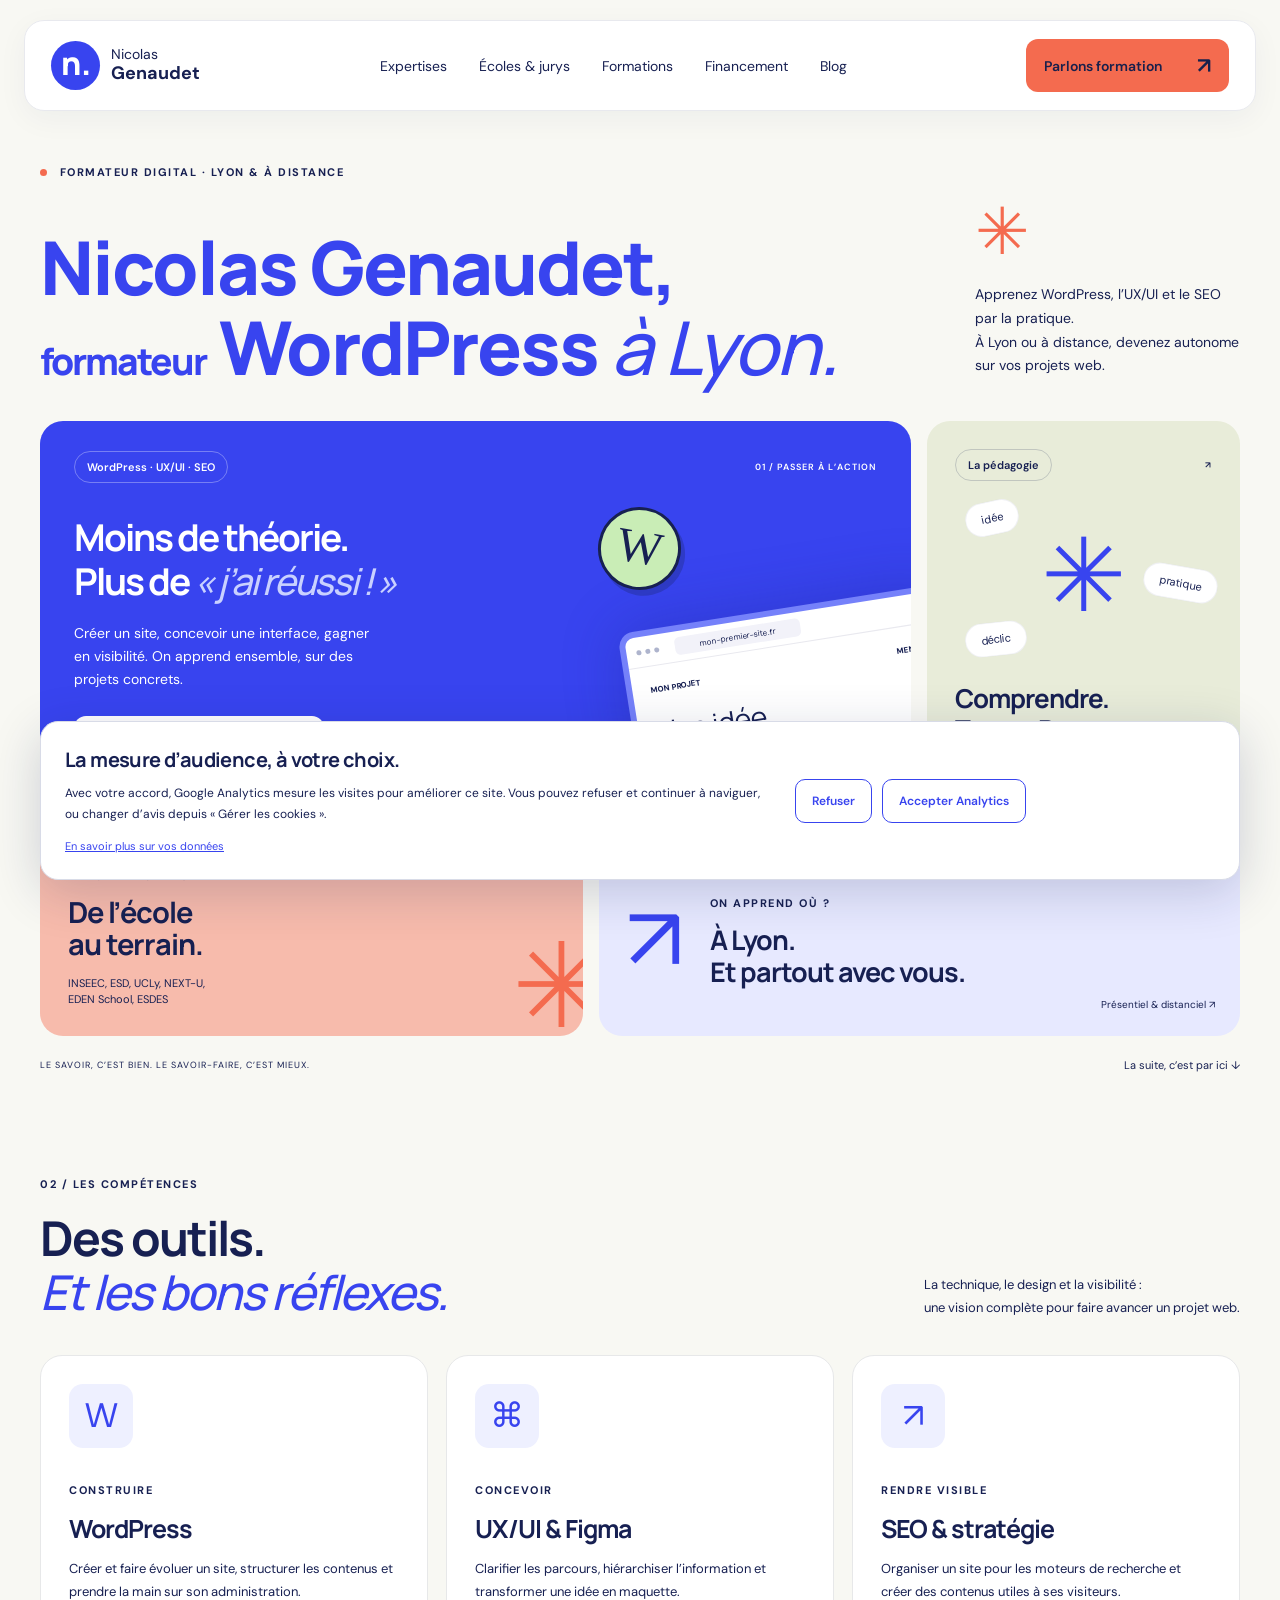
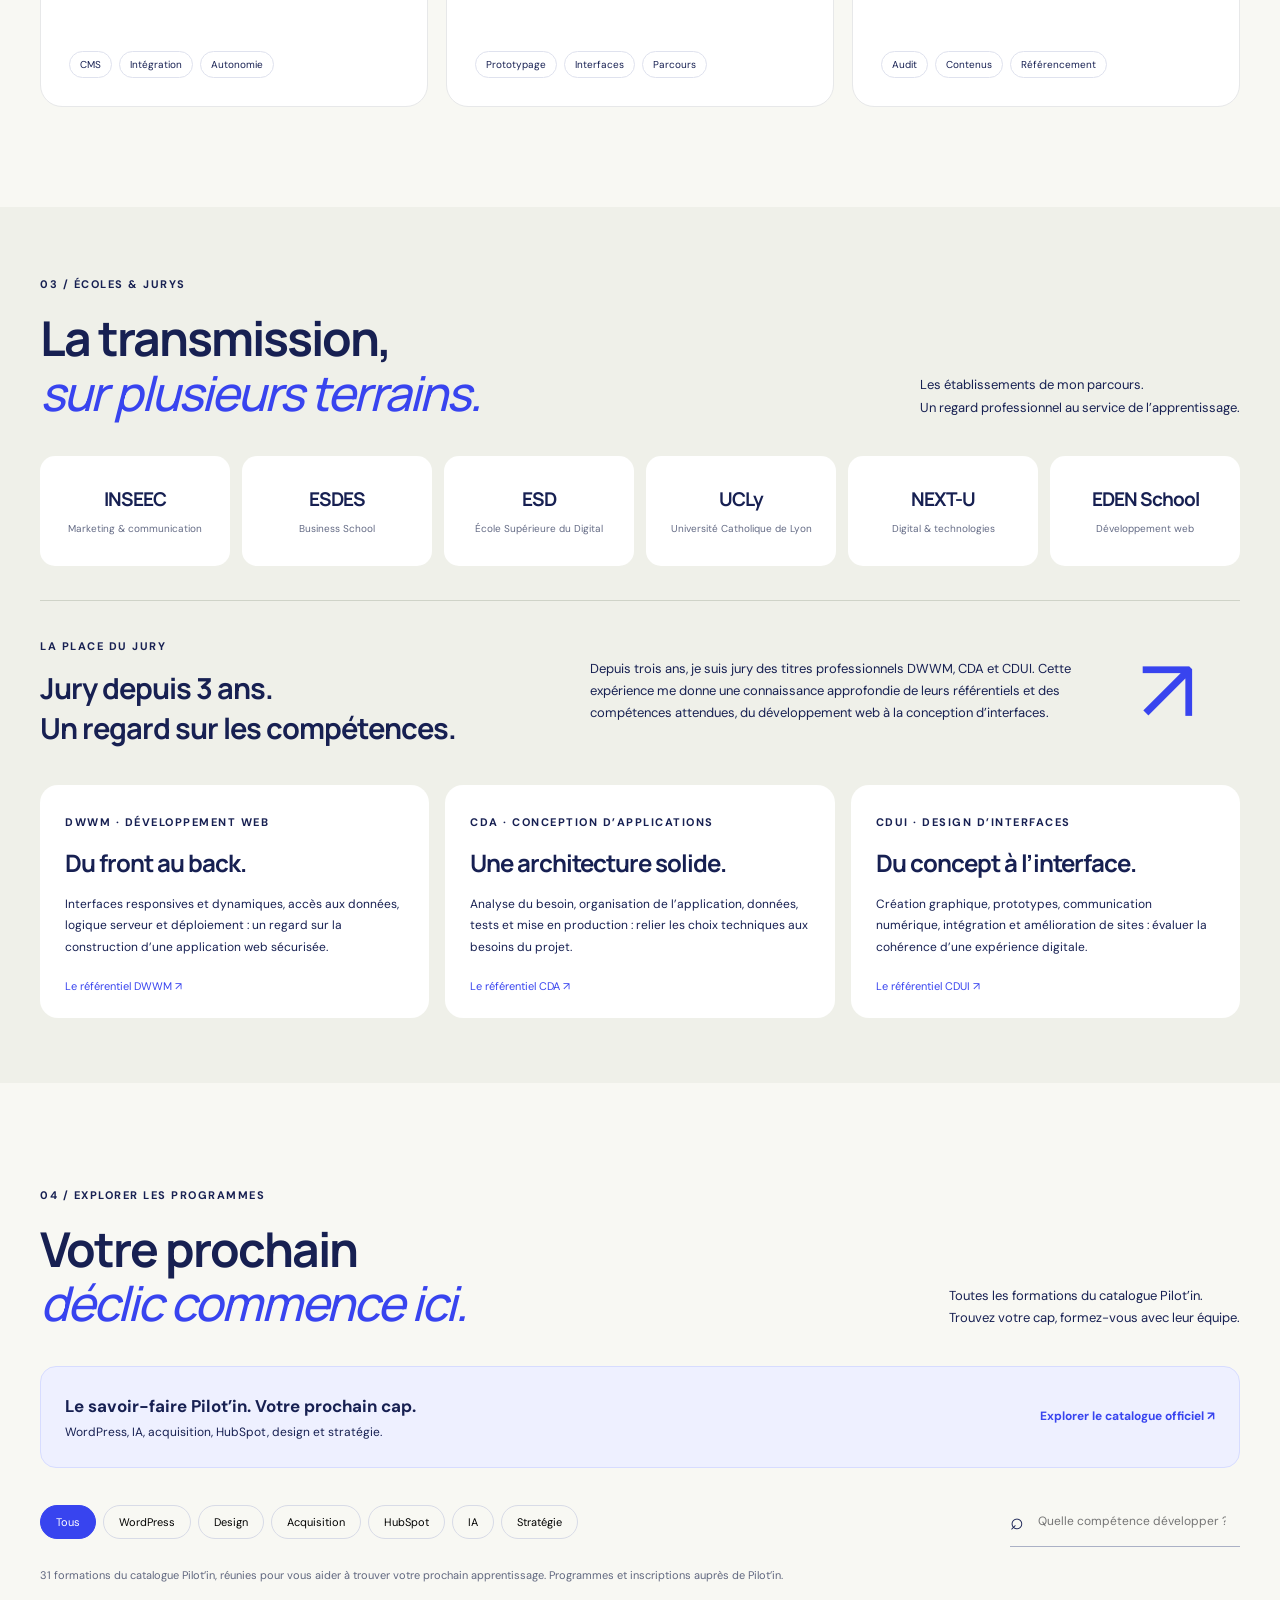
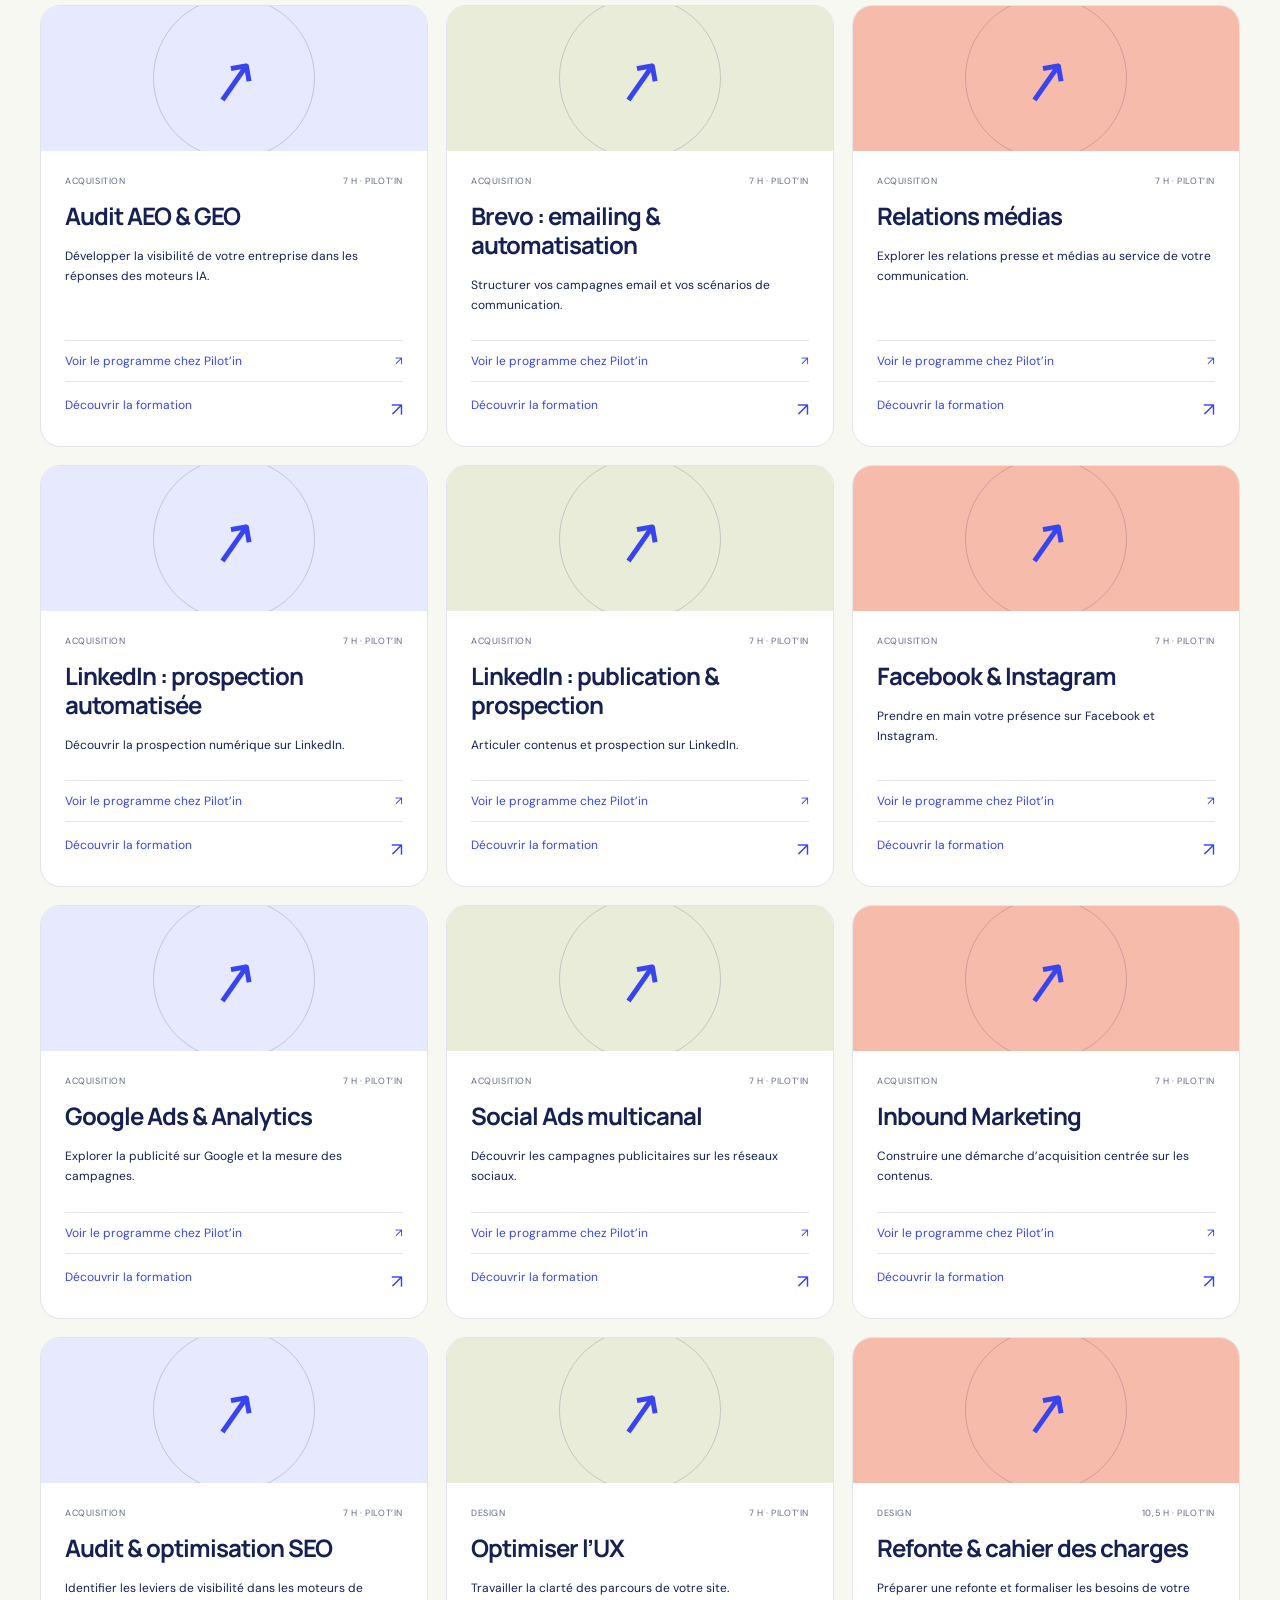
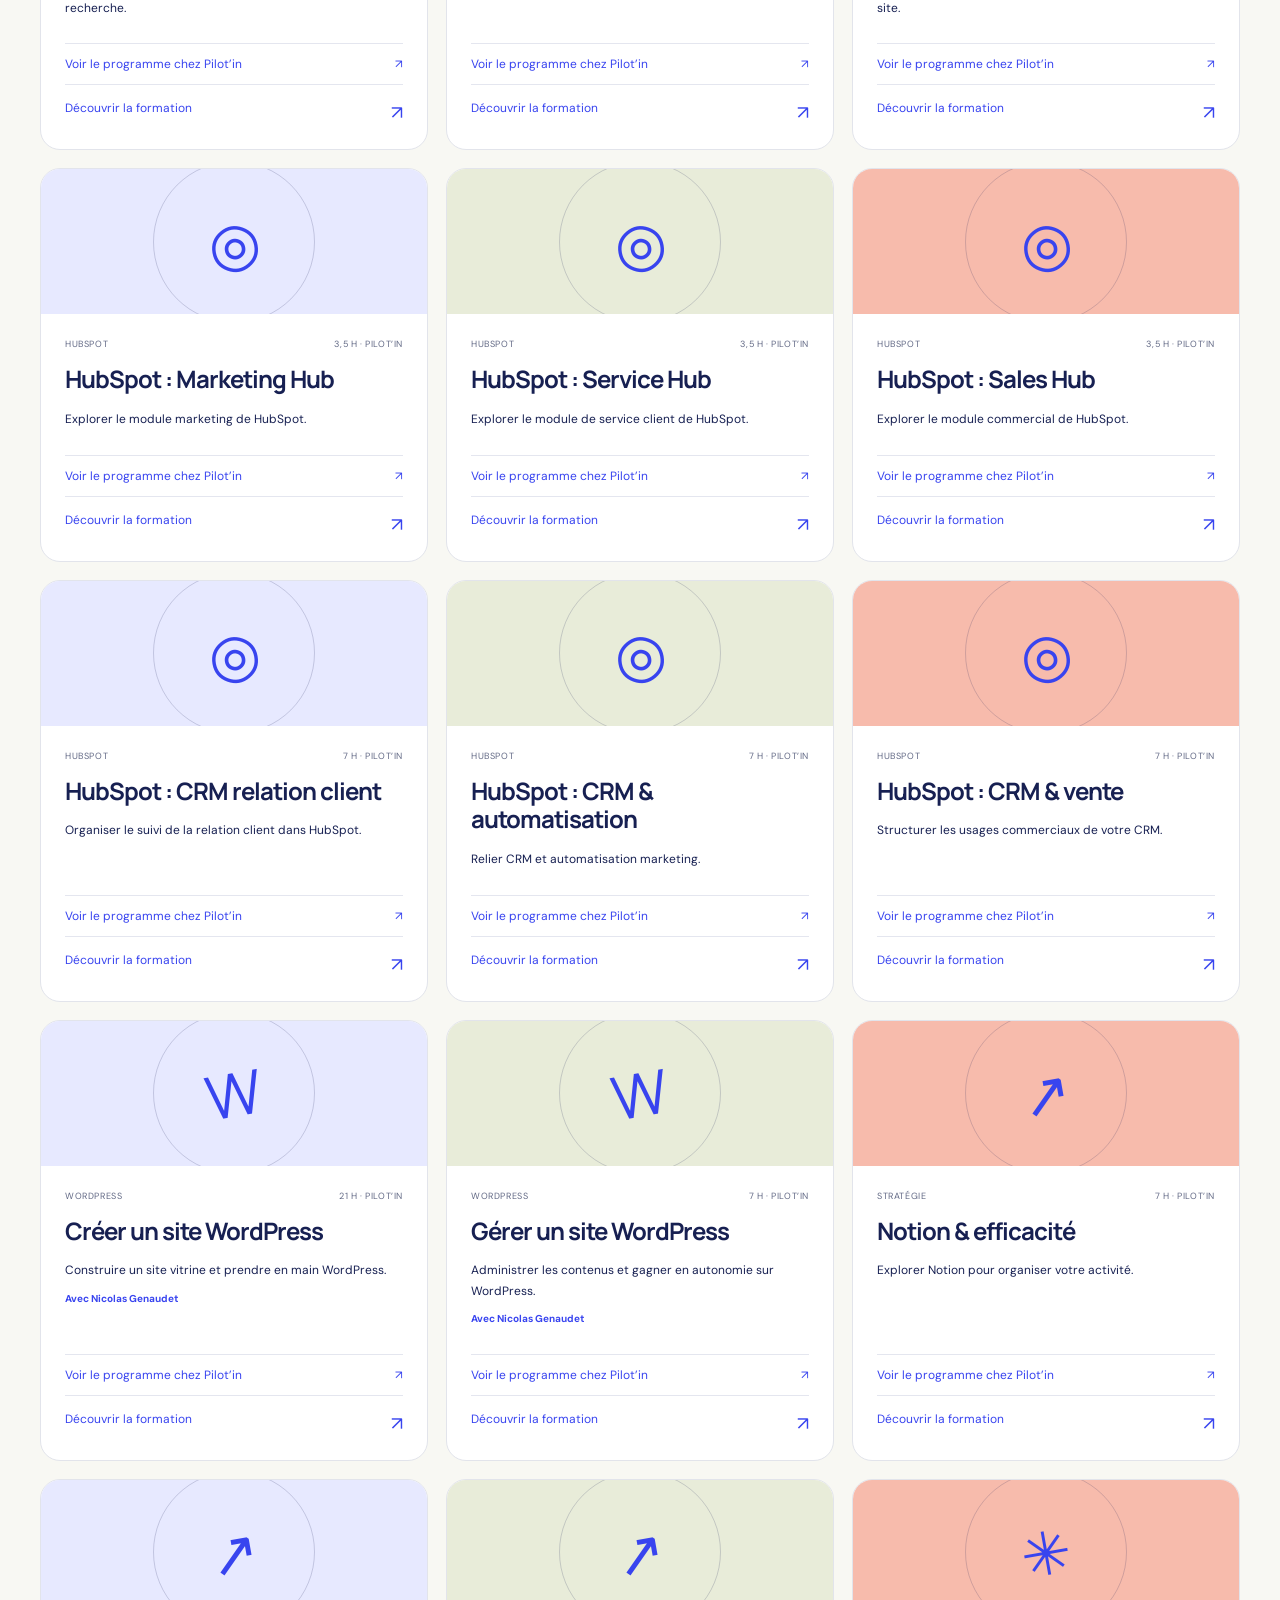
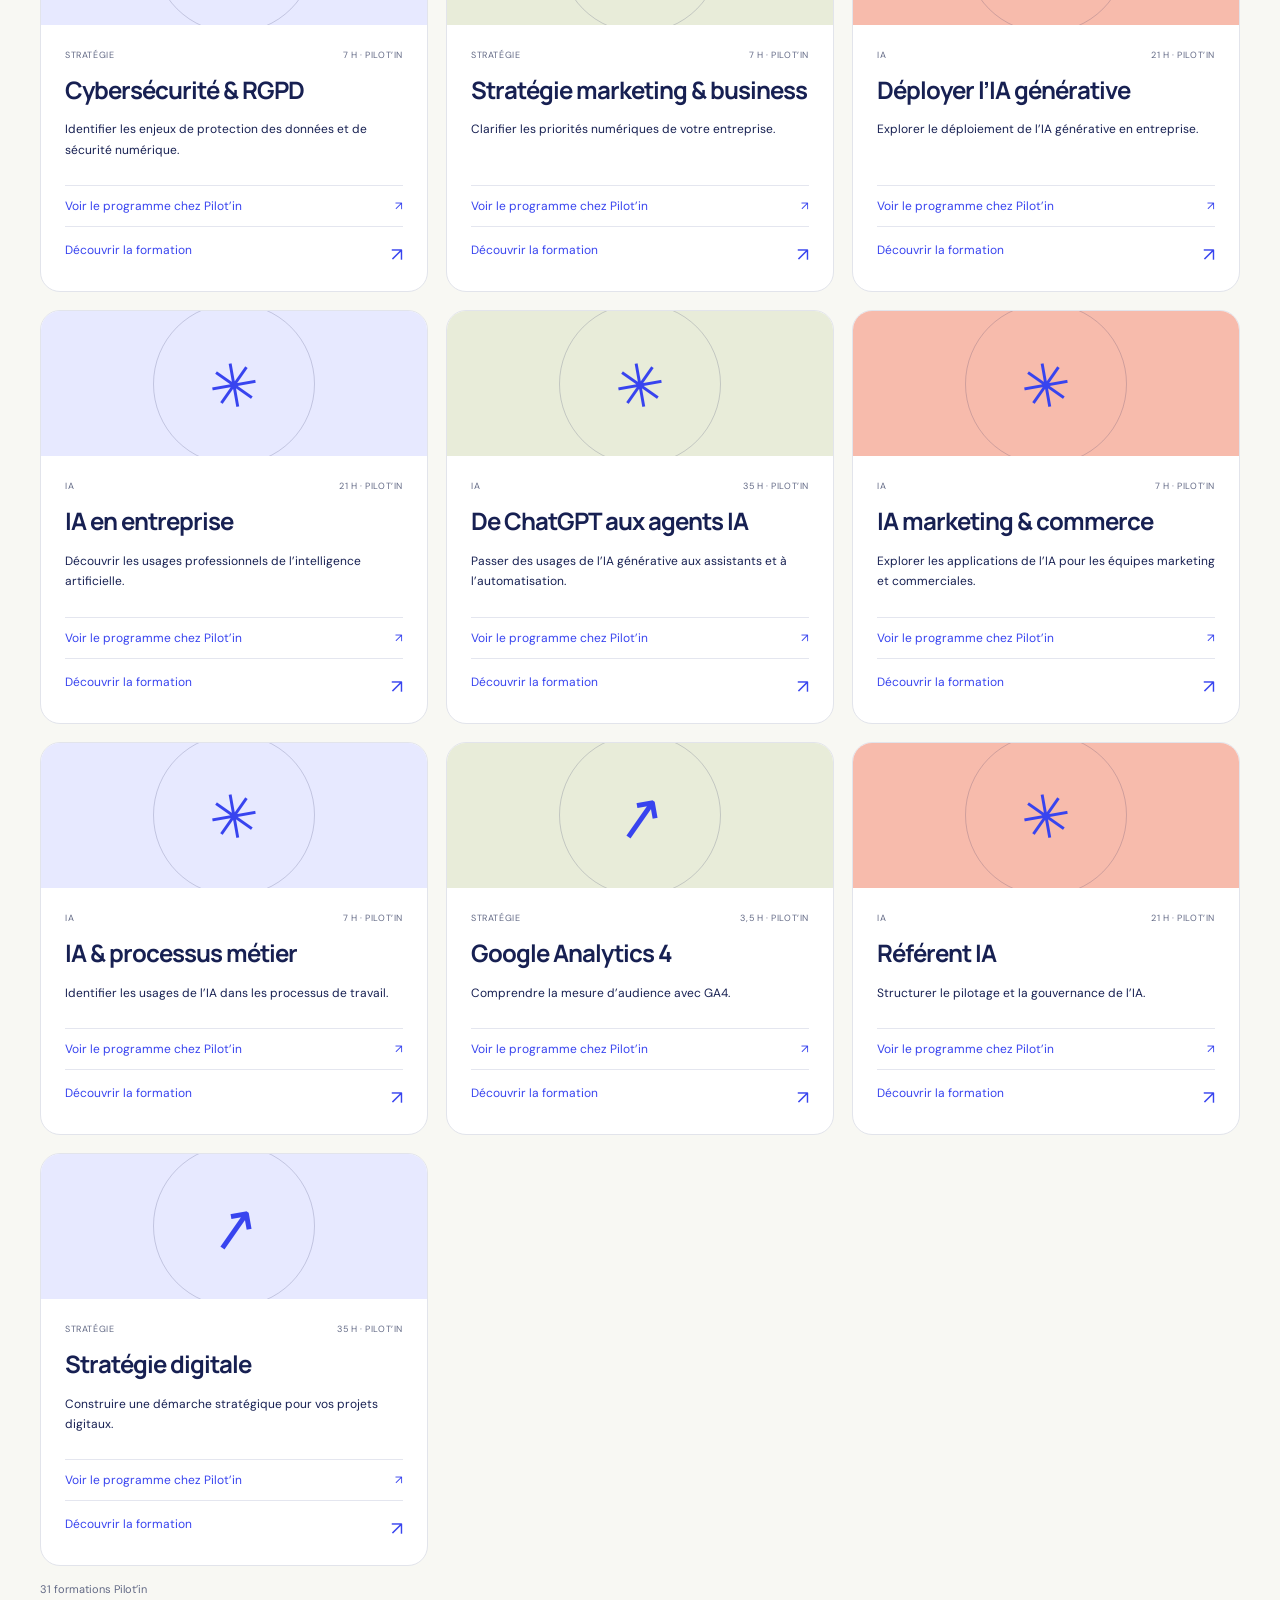
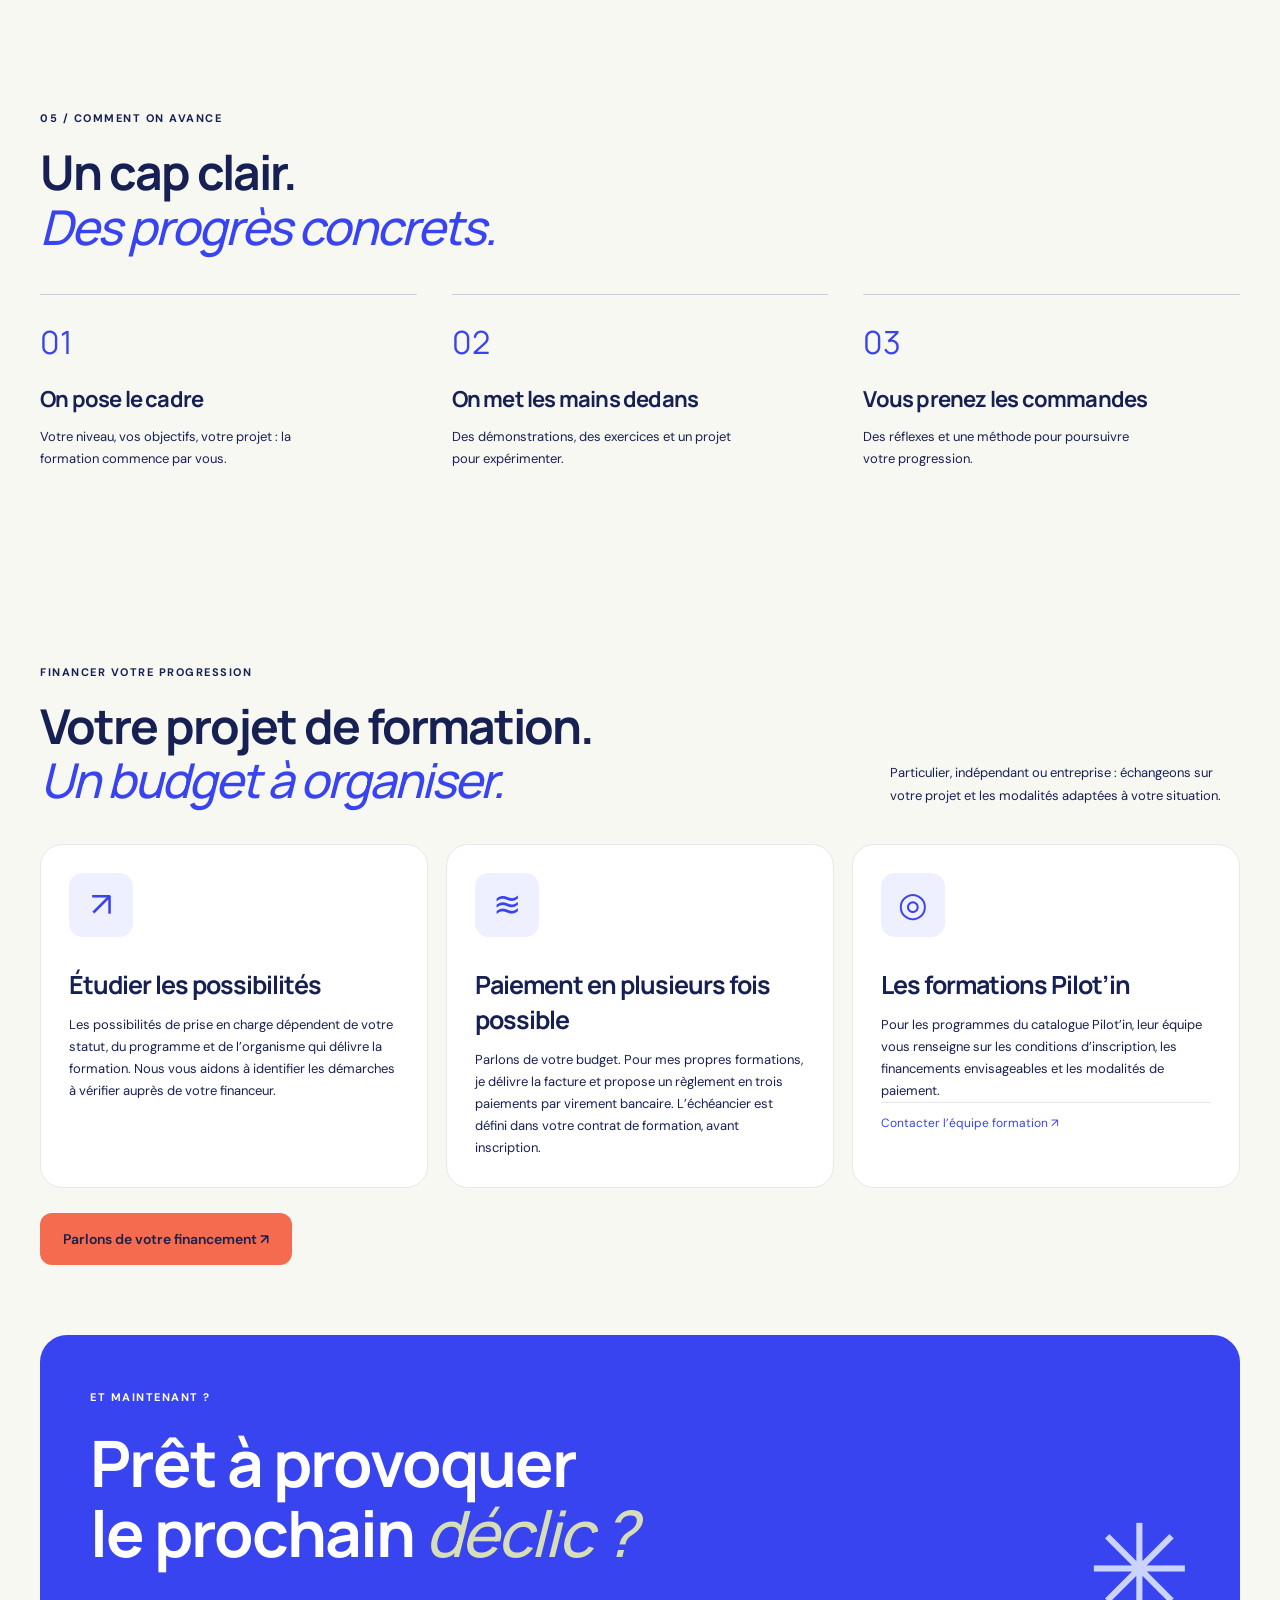
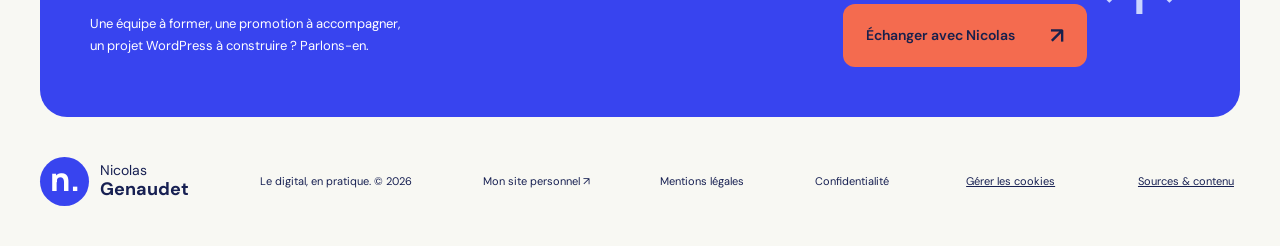
<file: index.html>
<!doctype html>
<html lang="fr">
    <head>
        <meta charset="UTF-8">
        <meta name="viewport" content="width=device-width,initial-scale=1">
        <title>Formateur WordPress à Lyon | Nicolas Genaudet</title>
        <meta name="description" content="Formations WordPress, UX/UI et SEO avec Nicolas Genaudet à Lyon et à distance. Découvrez le catalogue des formations Pilot’in.">
        <meta name="robots" content="index,follow,max-image-preview:large">
        <meta name="author" content="Nicolas Genaudet">
        <meta name="theme-color" content="#3844ef">
        <link rel="canonical" href="https://formateur-wordpress-lyon.fr/">
        <meta property="og:type" content="website">
        <meta property="og:locale" content="fr_FR">
        <meta property="og:site_name" content="Nicolas Genaudet — Formateur WordPress">
        <meta property="og:title" content="Formateur WordPress à Lyon | Nicolas Genaudet">
        <meta property="og:description" content="Formations WordPress, UX/UI et SEO avec Nicolas Genaudet à Lyon et à distance. Découvrez le catalogue des formations Pilot’in.">
        <meta property="og:url" content="https://formateur-wordpress-lyon.fr/">
        <meta property="og:image" content="https://formateur-wordpress-lyon.fr/social-preview.png">
        <meta property="og:image:width" content="1200">
        <meta property="og:image:height" content="630">
        <meta property="og:image:type" content="image/png">
        <meta property="og:image:alt" content="Nicolas Genaudet — Formateur WordPress à Lyon. Le digital, en pratique.">
        <meta name="twitter:card" content="summary_large_image">
        <meta name="twitter:title" content="Formateur WordPress à Lyon | Nicolas Genaudet">
        <meta name="twitter:description" content="Formations WordPress, UX/UI et SEO avec Nicolas Genaudet à Lyon et à distance. Découvrez le catalogue des formations Pilot’in.">
        <meta name="twitter:image" content="https://formateur-wordpress-lyon.fr/social-preview.png">
        <meta name="twitter:image:alt" content="Nicolas Genaudet — Formateur WordPress à Lyon">
        <link rel="icon" href="favicon.svg" type="image/svg+xml">
        <link rel="apple-touch-icon" href="apple-touch-icon.png">
        <link rel="preconnect" href="https://fonts.googleapis.com">
        <link rel="preconnect" href="https://fonts.gstatic.com" crossorigin>
        <link rel="stylesheet" href="style.css">
        <script type="application/ld+json">
{"@context":"https://schema.org","@graph":[{"@type":"Person","@id":"https://formateur-wordpress-lyon.fr/#nicolas","name":"Nicolas Genaudet","url":"https://nicolas-genaudet.fr/","sameAs":["https://nicolas-genaudet.fr/"],"jobTitle":"Formateur WordPress, designer UX/UI et consultant SEO","knowsAbout":["WordPress","UX/UI","Figma","SEO","Référentiels DWWM, CDA et CDUI"],"description":"Formateur à Lyon et à distance. Jury des titres professionnels DWWM, CDA et CDUI depuis trois ans."},{"@type":"Organization","@id":"https://www.pilot-in.com/#organization","name":"Pilot’in","url":"https://www.pilot-in.com/"},{"@type":"WebSite","@id":"https://formateur-wordpress-lyon.fr/#website","url":"https://formateur-wordpress-lyon.fr/","name":"Nicolas Genaudet — Formateur WordPress à Lyon","inLanguage":"fr-FR","publisher":{"@id":"https://formateur-wordpress-lyon.fr/#nicolas"}},{"@type":"WebPage","@id":"https://formateur-wordpress-lyon.fr/#webpage","url":"https://formateur-wordpress-lyon.fr/","name":"Formateur WordPress à Lyon | Nicolas Genaudet","description":"Formations WordPress, UX/UI et SEO avec Nicolas Genaudet à Lyon et à distance. Découvrez le catalogue des formations Pilot’in.","inLanguage":"fr-FR","isPartOf":{"@id":"https://formateur-wordpress-lyon.fr/#website"},"about":{"@id":"https://formateur-wordpress-lyon.fr/#nicolas"},"mainEntity":{"@id":"https://formateur-wordpress-lyon.fr/#catalogue"}},{"@type":"ItemList","@id":"https://formateur-wordpress-lyon.fr/#catalogue","name":"Catalogue des formations Pilot’in","numberOfItems":31,"itemListElement":[{"@type":"ListItem","position":1,"item":{"@type":"Course","@id":"https://pilot-in.catalogueformpro.com/6/acquisition-communication/2554734/acquisition-communication-audit-optimisation-aeo-geo#course","url":"https://pilot-in.catalogueformpro.com/6/acquisition-communication/2554734/acquisition-communication-audit-optimisation-aeo-geo","name":"Audit AEO & GEO","description":"Développer la visibilité de votre entreprise dans les réponses des moteurs IA.","inLanguage":"fr-FR","provider":{"@id":"https://www.pilot-in.com/#organization"}}},{"@type":"ListItem","position":2,"item":{"@type":"Course","@id":"https://pilot-in.catalogueformpro.com/6/acquisition-communication/2007404/acquisition-communication-brevo-emailing-marketing-automation#course","url":"https://pilot-in.catalogueformpro.com/6/acquisition-communication/2007404/acquisition-communication-brevo-emailing-marketing-automation","name":"Brevo : emailing & automatisation","description":"Structurer vos campagnes email et vos scénarios de communication.","inLanguage":"fr-FR","provider":{"@id":"https://www.pilot-in.com/#organization"}}},{"@type":"ListItem","position":3,"item":{"@type":"Course","@id":"https://pilot-in.catalogueformpro.com/6/acquisition-communication/3209900/acquisition-communication-formation-aux-relations-medias#course","url":"https://pilot-in.catalogueformpro.com/6/acquisition-communication/3209900/acquisition-communication-formation-aux-relations-medias","name":"Relations médias","description":"Explorer les relations presse et médias au service de votre communication.","inLanguage":"fr-FR","provider":{"@id":"https://www.pilot-in.com/#organization"}}},{"@type":"ListItem","position":4,"item":{"@type":"Course","@id":"https://pilot-in.catalogueformpro.com/6/acquisition-communication/851363/acquisition-communication-linkedin-prospection-digitale-automatisee#course","url":"https://pilot-in.catalogueformpro.com/6/acquisition-communication/851363/acquisition-communication-linkedin-prospection-digitale-automatisee","name":"LinkedIn : prospection automatisée","description":"Découvrir la prospection numérique sur LinkedIn.","inLanguage":"fr-FR","provider":{"@id":"https://www.pilot-in.com/#organization"}}},{"@type":"ListItem","position":5,"item":{"@type":"Course","@id":"https://pilot-in.catalogueformpro.com/6/acquisition-communication/957835/acquisition-communication-linkedin-strategie-de-publication-et-de-prospection#course","url":"https://pilot-in.catalogueformpro.com/6/acquisition-communication/957835/acquisition-communication-linkedin-strategie-de-publication-et-de-prospection","name":"LinkedIn : publication & prospection","description":"Articuler contenus et prospection sur LinkedIn.","inLanguage":"fr-FR","provider":{"@id":"https://www.pilot-in.com/#organization"}}},{"@type":"ListItem","position":6,"item":{"@type":"Course","@id":"https://pilot-in.catalogueformpro.com/6/acquisition-communication/957785/acquisition-communication-prise-en-main-des-reseaux-sociaux-meta-facebook-et-instagram#course","url":"https://pilot-in.catalogueformpro.com/6/acquisition-communication/957785/acquisition-communication-prise-en-main-des-reseaux-sociaux-meta-facebook-et-instagram","name":"Facebook & Instagram","description":"Prendre en main votre présence sur Facebook et Instagram.","inLanguage":"fr-FR","provider":{"@id":"https://www.pilot-in.com/#organization"}}},{"@type":"ListItem","position":7,"item":{"@type":"Course","@id":"https://pilot-in.catalogueformpro.com/6/acquisition-communication/957779/acquisition-communication-sea-google-ads-analytics#course","url":"https://pilot-in.catalogueformpro.com/6/acquisition-communication/957779/acquisition-communication-sea-google-ads-analytics","name":"Google Ads & Analytics","description":"Explorer la publicité sur Google et la mesure des campagnes.","inLanguage":"fr-FR","provider":{"@id":"https://www.pilot-in.com/#organization"}}},{"@type":"ListItem","position":8,"item":{"@type":"Course","@id":"https://pilot-in.catalogueformpro.com/6/acquisition-communication/957783/acquisition-communication-social-ads-de-meta-ads-facebook-ads-instagram-ads-snapchat-ads-linkedin-ad#course","url":"https://pilot-in.catalogueformpro.com/6/acquisition-communication/957783/acquisition-communication-social-ads-de-meta-ads-facebook-ads-instagram-ads-snapchat-ads-linkedin-ad","name":"Social Ads multicanal","description":"Découvrir les campagnes publicitaires sur les réseaux sociaux.","inLanguage":"fr-FR","provider":{"@id":"https://www.pilot-in.com/#organization"}}},{"@type":"ListItem","position":9,"item":{"@type":"Course","@id":"https://pilot-in.catalogueformpro.com/6/acquisition-communication/1783962/acquisition-communication-strategie-inbound-marketing#course","url":"https://pilot-in.catalogueformpro.com/6/acquisition-communication/1783962/acquisition-communication-strategie-inbound-marketing","name":"Inbound Marketing","description":"Construire une démarche d’acquisition centrée sur les contenus.","inLanguage":"fr-FR","provider":{"@id":"https://www.pilot-in.com/#organization"}}},{"@type":"ListItem","position":10,"item":{"@type":"Course","@id":"https://pilot-in.catalogueformpro.com/6/acquisition-communication/957781/acquisition-communication-strategie-seo-audit-optimisation#course","url":"https://pilot-in.catalogueformpro.com/6/acquisition-communication/957781/acquisition-communication-strategie-seo-audit-optimisation","name":"Audit & optimisation SEO","description":"Identifier les leviers de visibilité dans les moteurs de recherche.","inLanguage":"fr-FR","provider":{"@id":"https://www.pilot-in.com/#organization"}}},{"@type":"ListItem","position":11,"item":{"@type":"Course","@id":"https://pilot-in.catalogueformpro.com/1/branding-webdesign-ux-ui/956462/branding-design-optimiser-lux-de-son-site#course","url":"https://pilot-in.catalogueformpro.com/1/branding-webdesign-ux-ui/956462/branding-design-optimiser-lux-de-son-site","name":"Optimiser l’UX","description":"Travailler la clarté des parcours de votre site.","inLanguage":"fr-FR","provider":{"@id":"https://www.pilot-in.com/#organization"}}},{"@type":"ListItem","position":12,"item":{"@type":"Course","@id":"https://pilot-in.catalogueformpro.com/1/branding-webdesign-ux-ui/956634/branding-design-refonte-de-son-site-et-cahier-des-charges#course","url":"https://pilot-in.catalogueformpro.com/1/branding-webdesign-ux-ui/956634/branding-design-refonte-de-son-site-et-cahier-des-charges","name":"Refonte & cahier des charges","description":"Préparer une refonte et formaliser les besoins de votre site.","inLanguage":"fr-FR","provider":{"@id":"https://www.pilot-in.com/#organization"}}},{"@type":"ListItem","position":13,"item":{"@type":"Course","@id":"https://pilot-in.catalogueformpro.com/9/hubspot-crm/1738679/hubspot-module-marketing-automation-marketing-hub#course","url":"https://pilot-in.catalogueformpro.com/9/hubspot-crm/1738679/hubspot-module-marketing-automation-marketing-hub","name":"HubSpot : Marketing Hub","description":"Explorer le module marketing de HubSpot.","inLanguage":"fr-FR","provider":{"@id":"https://www.pilot-in.com/#organization"}}},{"@type":"ListItem","position":14,"item":{"@type":"Course","@id":"https://pilot-in.catalogueformpro.com/9/hubspot-crm/2440682/hubspot-module-service-service-hub#course","url":"https://pilot-in.catalogueformpro.com/9/hubspot-crm/2440682/hubspot-module-service-service-hub","name":"HubSpot : Service Hub","description":"Explorer le module de service client de HubSpot.","inLanguage":"fr-FR","provider":{"@id":"https://www.pilot-in.com/#organization"}}},{"@type":"ListItem","position":15,"item":{"@type":"Course","@id":"https://pilot-in.catalogueformpro.com/9/hubspot-crm/2077356/hubspot-module-vente-sales-hub#course","url":"https://pilot-in.catalogueformpro.com/9/hubspot-crm/2077356/hubspot-module-vente-sales-hub","name":"HubSpot : Sales Hub","description":"Explorer le module commercial de HubSpot.","inLanguage":"fr-FR","provider":{"@id":"https://www.pilot-in.com/#organization"}}},{"@type":"ListItem","position":16,"item":{"@type":"Course","@id":"https://pilot-in.catalogueformpro.com/9/hubspot-crm/2579287/hubspot-solution-crm-de-la-relation-client-service-hub#course","url":"https://pilot-in.catalogueformpro.com/9/hubspot-crm/2579287/hubspot-solution-crm-de-la-relation-client-service-hub","name":"HubSpot : CRM relation client","description":"Organiser le suivi de la relation client dans HubSpot.","inLanguage":"fr-FR","provider":{"@id":"https://www.pilot-in.com/#organization"}}},{"@type":"ListItem","position":17,"item":{"@type":"Course","@id":"https://pilot-in.catalogueformpro.com/9/hubspot-crm/1078433/hubspot-solution-crm-marketing-automation#course","url":"https://pilot-in.catalogueformpro.com/9/hubspot-crm/1078433/hubspot-solution-crm-marketing-automation","name":"HubSpot : CRM & automatisation","description":"Relier CRM et automatisation marketing.","inLanguage":"fr-FR","provider":{"@id":"https://www.pilot-in.com/#organization"}}},{"@type":"ListItem","position":18,"item":{"@type":"Course","@id":"https://pilot-in.catalogueformpro.com/9/hubspot-crm/1744147/hubspot-solution-crm-vente#course","url":"https://pilot-in.catalogueformpro.com/9/hubspot-crm/1744147/hubspot-solution-crm-vente","name":"HubSpot : CRM & vente","description":"Structurer les usages commerciaux de votre CRM.","inLanguage":"fr-FR","provider":{"@id":"https://www.pilot-in.com/#organization"}}},{"@type":"ListItem","position":19,"item":{"@type":"Course","@id":"https://pilot-in.catalogueformpro.com/2/site-web-wordpress/957801/site-web-creation-dun-site-vitrine-avec-wordpress#course","url":"https://pilot-in.catalogueformpro.com/2/site-web-wordpress/957801/site-web-creation-dun-site-vitrine-avec-wordpress","name":"Créer un site WordPress","description":"Construire un site vitrine et prendre en main WordPress.","inLanguage":"fr-FR","provider":{"@id":"https://www.pilot-in.com/#organization"}}},{"@type":"ListItem","position":20,"item":{"@type":"Course","@id":"https://pilot-in.catalogueformpro.com/2/site-web-wordpress/956501/site-web-gestion-dun-site-wordpress#course","url":"https://pilot-in.catalogueformpro.com/2/site-web-wordpress/956501/site-web-gestion-dun-site-wordpress","name":"Gérer un site WordPress","description":"Administrer les contenus et gagner en autonomie sur WordPress.","inLanguage":"fr-FR","provider":{"@id":"https://www.pilot-in.com/#organization"}}},{"@type":"ListItem","position":21,"item":{"@type":"Course","@id":"https://pilot-in.catalogueformpro.com/8/strategie-productivite/2347622/strategie-productivite-application-notion-pour-booster-son-efficacite#course","url":"https://pilot-in.catalogueformpro.com/8/strategie-productivite/2347622/strategie-productivite-application-notion-pour-booster-son-efficacite","name":"Notion & efficacité","description":"Explorer Notion pour organiser votre activité.","inLanguage":"fr-FR","provider":{"@id":"https://www.pilot-in.com/#organization"}}},{"@type":"ListItem","position":22,"item":{"@type":"Course","@id":"https://pilot-in.catalogueformpro.com/8/strategie-productivite/957808/strategie-productivite-conformite-cybersecurite-et-protection-des-donnees-rgpd#course","url":"https://pilot-in.catalogueformpro.com/8/strategie-productivite/957808/strategie-productivite-conformite-cybersecurite-et-protection-des-donnees-rgpd","name":"Cybersécurité & RGPD","description":"Identifier les enjeux de protection des données et de sécurité numérique.","inLanguage":"fr-FR","provider":{"@id":"https://www.pilot-in.com/#organization"}}},{"@type":"ListItem","position":23,"item":{"@type":"Course","@id":"https://pilot-in.catalogueformpro.com/8/strategie-productivite/851549/strategie-productivite-definir-sa-strategie-digitale-marketing-business#course","url":"https://pilot-in.catalogueformpro.com/8/strategie-productivite/851549/strategie-productivite-definir-sa-strategie-digitale-marketing-business","name":"Stratégie marketing & business","description":"Clarifier les priorités numériques de votre entreprise.","inLanguage":"fr-FR","provider":{"@id":"https://www.pilot-in.com/#organization"}}},{"@type":"ListItem","position":24,"item":{"@type":"Course","@id":"https://pilot-in.catalogueformpro.com/8/strategie-productivite/3237554/strategie-productivite-deployer-lia-generative-dans-lentreprise#course","url":"https://pilot-in.catalogueformpro.com/8/strategie-productivite/3237554/strategie-productivite-deployer-lia-generative-dans-lentreprise","name":"Déployer l’IA générative","description":"Explorer le déploiement de l’IA générative en entreprise.","inLanguage":"fr-FR","provider":{"@id":"https://www.pilot-in.com/#organization"}}},{"@type":"ListItem","position":25,"item":{"@type":"Course","@id":"https://pilot-in.catalogueformpro.com/8/strategie-productivite/3267755/strategie-productivite-formation-ia-en-entreprise#course","url":"https://pilot-in.catalogueformpro.com/8/strategie-productivite/3267755/strategie-productivite-formation-ia-en-entreprise","name":"IA en entreprise","description":"Découvrir les usages professionnels de l’intelligence artificielle.","inLanguage":"fr-FR","provider":{"@id":"https://www.pilot-in.com/#organization"}}},{"@type":"ListItem","position":26,"item":{"@type":"Course","@id":"https://pilot-in.catalogueformpro.com/8/strategie-productivite/1987677/strategie-productivite-intelligence-artificielle-complete-de-chatgpt-aux-agents-ia#course","url":"https://pilot-in.catalogueformpro.com/8/strategie-productivite/1987677/strategie-productivite-intelligence-artificielle-complete-de-chatgpt-aux-agents-ia","name":"De ChatGPT aux agents IA","description":"Passer des usages de l’IA générative aux assistants et à l’automatisation.","inLanguage":"fr-FR","provider":{"@id":"https://www.pilot-in.com/#organization"}}},{"@type":"ListItem","position":27,"item":{"@type":"Course","@id":"https://pilot-in.catalogueformpro.com/8/strategie-productivite/2026713/strategie-productivite-lia-appliquee-au-marketing-et-au-commerce-chatgpt-claude-mistral#course","url":"https://pilot-in.catalogueformpro.com/8/strategie-productivite/2026713/strategie-productivite-lia-appliquee-au-marketing-et-au-commerce-chatgpt-claude-mistral","name":"IA marketing & commerce","description":"Explorer les applications de l’IA pour les équipes marketing et commerciales.","inLanguage":"fr-FR","provider":{"@id":"https://www.pilot-in.com/#organization"}}},{"@type":"ListItem","position":28,"item":{"@type":"Course","@id":"https://pilot-in.catalogueformpro.com/8/strategie-productivite/2683929/strategie-productivite-l-ia-et-lameliorer-les-processus-metier#course","url":"https://pilot-in.catalogueformpro.com/8/strategie-productivite/2683929/strategie-productivite-l-ia-et-lameliorer-les-processus-metier","name":"IA & processus métier","description":"Identifier les usages de l’IA dans les processus de travail.","inLanguage":"fr-FR","provider":{"@id":"https://www.pilot-in.com/#organization"}}},{"@type":"ListItem","position":29,"item":{"@type":"Course","@id":"https://pilot-in.catalogueformpro.com/8/strategie-productivite/1306432/strategie-productivite-maitriser-google-analytics-ga4#course","url":"https://pilot-in.catalogueformpro.com/8/strategie-productivite/1306432/strategie-productivite-maitriser-google-analytics-ga4","name":"Google Analytics 4","description":"Comprendre la mesure d’audience avec GA4.","inLanguage":"fr-FR","provider":{"@id":"https://www.pilot-in.com/#organization"}}},{"@type":"ListItem","position":30,"item":{"@type":"Course","@id":"https://pilot-in.catalogueformpro.com/8/strategie-productivite/2654711/strategie-productivite-referent-ia-piloter-lintegration-responsable-et-conforme-de-lintelligence-art#course","url":"https://pilot-in.catalogueformpro.com/8/strategie-productivite/2654711/strategie-productivite-referent-ia-piloter-lintegration-responsable-et-conforme-de-lintelligence-art","name":"Référent IA","description":"Structurer le pilotage et la gouvernance de l’IA.","inLanguage":"fr-FR","provider":{"@id":"https://www.pilot-in.com/#organization"}}},{"@type":"ListItem","position":31,"item":{"@type":"Course","@id":"https://pilot-in.catalogueformpro.com/8/strategie-productivite/904224/strategie-productivite-strategie-digitale#course","url":"https://pilot-in.catalogueformpro.com/8/strategie-productivite/904224/strategie-productivite-strategie-digitale","name":"Stratégie digitale","description":"Construire une démarche stratégique pour vos projets digitaux.","inLanguage":"fr-FR","provider":{"@id":"https://www.pilot-in.com/#organization"}}}]}]}
        </script>
        <script src="pilot-data.js" defer>
        </script>
        <script src="app.js" defer>
        </script>
    </head>
    <body>
        <a class="skip" href="#main">Aller au contenu</a>
        <header class="site-header">
            <a class="brand" href="#"><span class="brand-icon">n.</span><span>Nicolas<br><b>Genaudet</b></span></a>
            <button class="menu-toggle" aria-expanded="false" aria-controls="primary-navigation">Menu <span aria-hidden="true">☰</span></button>
            <nav id="primary-navigation" aria-label="Navigation principale">
                <a href="#expertises">Expertises</a><a href="#parcours">Écoles & jurys</a><a href="#formations">Formations</a><a href="#financement">Financement</a><a href="blog.html">Blog</a>
            </nav>
            <a class="button coral small" href="#contact">Parlons formation <span>↗</span></a>
        </header>
        <main id="main">
            <section class="hero wrap">
                <div class="eyebrow">
                    <span class="dot"></span> FORMATEUR DIGITAL · LYON & À DISTANCE
                </div>
                <div class="hero-heading">
                    <h1>Nicolas Genaudet,<br><span style="font-size:.5em;">formateur</span> WordPress <em>à Lyon.</em></h1>
                    <div class="hero-aside">
                        <span class="spark">✳</span>
                        <p>
                            Apprenez WordPress, l’UX/UI et le SEO par la pratique.<br>À Lyon ou à distance, devenez autonome sur vos projets web.
                        </p>
                    </div>
                </div>
                <div class="bento">
                    <article class="tile main-tile">
                        <div class="tile-top">
                            <span class="pill">WordPress · UX/UI · SEO</span><span>01 / PASSER À L’ACTION</span>
                        </div>
                        <h2>Moins de théorie.<br>Plus de <em>« j’ai réussi ! »</em></h2>
                        <p>
                            Créer un site, concevoir une interface, gagner en visibilité. On apprend ensemble, sur des projets concrets.
                        </p>
                        <a class="button white" href="#formations">Explorer les formations <span>↗</span></a>
                        <div class="browser-art" aria-hidden="true">
                            <div class="browser-bar">
                                <i></i><i></i><i></i><span>mon-premier-site.fr</span>
                            </div>
                            <div class="browser-content">
                                <div class="mini-nav">MON PROJET <span>MENU ☰</span></div>
                                <div class="mini-heading">
                                    Une idée.<br><em>Un site à vous.</em>
                                </div>
                                <div class="mini-line"></div>
                                <div class="mini-blocks"><b></b><b></b><b></b></div>
                            </div>
                            <span class="cursor-art">↖<small>C’est vous !</small></span>
                        </div>
                        <span class="wp-sticker" aria-hidden="true">W</span>
                    </article>
                    <article class="tile method-tile">
                        <div class="tile-top">
                            <span class="pill">La pédagogie</span><span>↗</span>
                        </div>
                        <div class="orbit" aria-hidden="true">
                            <span>idée</span><b>✳</b><span>pratique</span><span>déclic</span>
                        </div>
                        <h2>Comprendre.<br>Tester. Progresser.</h2>
                        <p>Un accompagnement qui s’adapte à votre niveau et à votre projet.</p>
                    </article>
                    <a class="tile school-tile" href="#parcours"><span class="tile-top"><span>TRANSMETTRE & ÉVALUER</span><span>↗</span></span>
                    <h2>De l’école<br>au terrain.</h2>
                    <p>INSEEC, ESD, UCLy, NEXT-U,<br>EDEN School, ESDES</p>
                    <span class="school-deco" aria-hidden="true">✳</span></a> <a class="tile location-tile" href="#contact"><span class="location-symbol" aria-hidden="true">↗</span>
                    <div>
                        <span class="eyebrow">ON APPREND OÙ ?</span>
                        <h2>À Lyon.<br>Et partout avec vous.</h2>
                    </div>
                    <span class="location-end">Présentiel & distanciel ↗</span></a>
                </div>
                <div class="hero-bottom">
                    <span>LE SAVOIR, C’EST BIEN. LE SAVOIR-FAIRE, C’EST MIEUX.</span><a href="#expertises">La suite, c’est par ici ↓</a>
                </div>
            </section>
            <section class="wrap section" id="expertises">
                <div class="section-heading">
                    <div>
                        <span class="eyebrow">02 / LES COMPÉTENCES</span>
                        <h2>Des outils.<br><em>Et les bons réflexes.</em></h2>
                    </div>
                    <p>
                        La technique, le design et la visibilité :<br>une vision complète pour faire avancer un projet web.
                    </p>
                </div>
                <div class="expert-grid">
                    <article class="expert">
                        <span class="expert-icon">W</span><span class="eyebrow">CONSTRUIRE</span>
                        <h3>WordPress</h3>
                        <p>
                            Créer et faire évoluer un site, structurer les contenus et prendre la main sur son administration.
                        </p>
                        <div class="tags">
                            <span>CMS</span><span>Intégration</span><span>Autonomie</span>
                        </div>
                    </article>
                    <article class="expert">
                        <span class="expert-icon">⌘</span><span class="eyebrow">CONCEVOIR</span>
                        <h3>UX/UI & Figma</h3>
                        <p>
                            Clarifier les parcours, hiérarchiser l’information et transformer une idée en maquette.
                        </p>
                        <div class="tags">
                            <span>Prototypage</span><span>Interfaces</span><span>Parcours</span>
                        </div>
                    </article>
                    <article class="expert">
                        <span class="expert-icon">↗</span><span class="eyebrow">RENDRE VISIBLE</span>
                        <h3>SEO & stratégie</h3>
                        <p>
                            Organiser un site pour les moteurs de recherche et créer des contenus utiles à ses visiteurs.
                        </p>
                        <div class="tags">
                            <span>Audit</span><span>Contenus</span><span>Référencement</span>
                        </div>
                    </article>
                </div>
            </section>
            <section class="parcours section" id="parcours">
                <div class="wrap">
                    <div class="section-heading">
                        <div>
                            <span class="eyebrow">03 / ÉCOLES & JURYS</span>
                            <h2>La transmission,<br><em>sur plusieurs terrains.</em></h2>
                        </div>
                        <p>
                            Les établissements de mon parcours.<br>Un regard professionnel au service de l’apprentissage.
                        </p>
                    </div>
                    <div class="schools" id="schools"></div>
                    <div class="jury">
                        <div>
                            <span class="eyebrow">LA PLACE DU JURY</span>
                            <h3>Jury depuis 3 ans.<br>Un regard sur les compétences.</h3>
                        </div>
                        <p>
                            Depuis trois ans, je suis jury des titres professionnels DWWM, CDA et CDUI. Cette expérience me donne une connaissance approfondie de leurs référentiels et des compétences attendues, du développement web à la conception d’interfaces.
                        </p>
                        <span class="jury-icon" aria-hidden="true">↗</span>
                    </div>
                    <div class="rncp-grid">
                        <article>
                            <span class="eyebrow">DWWM · DÉVELOPPEMENT WEB</span>
                            <h3>Du front au back.</h3>
                            <p>
                                Interfaces responsives et dynamiques, accès aux données, logique serveur et déploiement : un regard sur la construction d’une application web sécurisée.
                            </p>
                            <a href="https://www.francecompetences.fr/recherche/rncp/37674/" target="_blank" rel="noopener">Le référentiel DWWM ↗</a>
                        </article>
                        <article>
                            <span class="eyebrow">CDA · CONCEPTION D’APPLICATIONS</span>
                            <h3>Une architecture solide.</h3>
                            <p>
                                Analyse du besoin, organisation de l’application, données, tests et mise en production : relier les choix techniques aux besoins du projet.
                            </p>
                            <a href="https://www.francecompetences.fr/recherche/rncp/37873/" target="_blank" rel="noopener">Le référentiel CDA ↗</a>
                        </article>
                        <article>
                            <span class="eyebrow">CDUI · DESIGN D’INTERFACES</span>
                            <h3>Du concept à l’interface.</h3>
                            <p>
                                Création graphique, prototypes, communication numérique, intégration et amélioration de sites : évaluer la cohérence d’une expérience digitale.
                            </p>
                            <a href="https://www.francecompetences.fr/recherche/rncp/42140/" target="_blank" rel="noopener">Le référentiel CDUI ↗</a>
                        </article>
                    </div>
                </div>
            </section>
            <section class="wrap section" id="formations">
                <div class="section-heading">
                    <div>
                        <span class="eyebrow">04 / EXPLORER LES PROGRAMMES</span>
                        <h2>Votre prochain<br><em>déclic commence ici.</em></h2>
                    </div>
                    <p>
                        Toutes les formations du catalogue Pilot’in.<br>Trouvez votre cap, formez-vous avec leur équipe.
                    </p>
                </div>
                <a class="pilot-banner" href="https://pilot-in.catalogueformpro.com/" target="_blank" rel="noopener"><span><b>Le savoir-faire Pilot’in. Votre prochain cap.</b><br>WordPress, IA, acquisition, HubSpot, design et stratégie.</span><span>Explorer le catalogue officiel ↗</span></a>
                <div class="catalogue-tools">
                    <div class="filters" role="group" aria-label="Filtrer par domaine">
                        <button class="active" data-filter="Tous" aria-pressed="true">Tous</button><button class="" data-filter="WordPress" aria-pressed="false">WordPress</button><button class="" data-filter="Design" aria-pressed="false">Design</button><button class="" data-filter="Acquisition" aria-pressed="false">Acquisition</button><button class="" data-filter="HubSpot" aria-pressed="false">HubSpot</button><button class="" data-filter="IA" aria-pressed="false">IA</button><button class="" data-filter="Stratégie" aria-pressed="false">Stratégie</button>
                    </div>
                    <label class="search"><span>⌕</span><input id="search" type="search" placeholder="Quelle compétence développer ?" aria-label="Rechercher une formation"></label>
                </div>
                <p id="catalogue-note" class="catalogue-note">
                    Formations proposées par Pilot’in. Consultez les programmes officiels pour les modalités et inscriptions.
                </p>
                <div class="course-grid" id="courses">
                    <article class="course">
                        <div class="course-visual" aria-hidden="true"><span>↗</span></div>
                        <div class="course-body">
                            <div class="course-meta">
                                <span>Acquisition</span><span>7 h · Pilot’in</span>
                            </div>
                            <h3>Audit AEO &amp; GEO</h3>
                            <p>
                                Développer la visibilité de votre entreprise dans les réponses des moteurs IA.
                            </p>
                            <a class="course-link" href="https://pilot-in.catalogueformpro.com/6/acquisition-communication/2554734/acquisition-communication-audit-optimisation-aeo-geo" target="_blank" rel="noopener">Voir le programme chez Pilot’in <span>↗</span></a><button data-index="0">Découvrir la formation <span>↗</span></button>
                        </div>
                    </article>
                    <article class="course">
                        <div class="course-visual" aria-hidden="true"><span>↗</span></div>
                        <div class="course-body">
                            <div class="course-meta">
                                <span>Acquisition</span><span>7 h · Pilot’in</span>
                            </div>
                            <h3>Brevo : emailing &amp; automatisation</h3>
                            <p>Structurer vos campagnes email et vos scénarios de communication.</p>
                            <a class="course-link" href="https://pilot-in.catalogueformpro.com/6/acquisition-communication/2007404/acquisition-communication-brevo-emailing-marketing-automation" target="_blank" rel="noopener">Voir le programme chez Pilot’in <span>↗</span></a><button data-index="1">Découvrir la formation <span>↗</span></button>
                        </div>
                    </article>
                    <article class="course">
                        <div class="course-visual" aria-hidden="true"><span>↗</span></div>
                        <div class="course-body">
                            <div class="course-meta">
                                <span>Acquisition</span><span>7 h · Pilot’in</span>
                            </div>
                            <h3>Relations médias</h3>
                            <p>
                                Explorer les relations presse et médias au service de votre communication.
                            </p>
                            <a class="course-link" href="https://pilot-in.catalogueformpro.com/6/acquisition-communication/3209900/acquisition-communication-formation-aux-relations-medias" target="_blank" rel="noopener">Voir le programme chez Pilot’in <span>↗</span></a><button data-index="2">Découvrir la formation <span>↗</span></button>
                        </div>
                    </article>
                    <article class="course">
                        <div class="course-visual" aria-hidden="true"><span>↗</span></div>
                        <div class="course-body">
                            <div class="course-meta">
                                <span>Acquisition</span><span>7 h · Pilot’in</span>
                            </div>
                            <h3>LinkedIn : prospection automatisée</h3>
                            <p>Découvrir la prospection numérique sur LinkedIn.</p>
                            <a class="course-link" href="https://pilot-in.catalogueformpro.com/6/acquisition-communication/851363/acquisition-communication-linkedin-prospection-digitale-automatisee" target="_blank" rel="noopener">Voir le programme chez Pilot’in <span>↗</span></a><button data-index="3">Découvrir la formation <span>↗</span></button>
                        </div>
                    </article>
                    <article class="course">
                        <div class="course-visual" aria-hidden="true"><span>↗</span></div>
                        <div class="course-body">
                            <div class="course-meta">
                                <span>Acquisition</span><span>7 h · Pilot’in</span>
                            </div>
                            <h3>LinkedIn : publication &amp; prospection</h3>
                            <p>Articuler contenus et prospection sur LinkedIn.</p>
                            <a class="course-link" href="https://pilot-in.catalogueformpro.com/6/acquisition-communication/957835/acquisition-communication-linkedin-strategie-de-publication-et-de-prospection" target="_blank" rel="noopener">Voir le programme chez Pilot’in <span>↗</span></a><button data-index="4">Découvrir la formation <span>↗</span></button>
                        </div>
                    </article>
                    <article class="course">
                        <div class="course-visual" aria-hidden="true"><span>↗</span></div>
                        <div class="course-body">
                            <div class="course-meta">
                                <span>Acquisition</span><span>7 h · Pilot’in</span>
                            </div>
                            <h3>Facebook &amp; Instagram</h3>
                            <p>Prendre en main votre présence sur Facebook et Instagram.</p>
                            <a class="course-link" href="https://pilot-in.catalogueformpro.com/6/acquisition-communication/957785/acquisition-communication-prise-en-main-des-reseaux-sociaux-meta-facebook-et-instagram" target="_blank" rel="noopener">Voir le programme chez Pilot’in <span>↗</span></a><button data-index="5">Découvrir la formation <span>↗</span></button>
                        </div>
                    </article>
                    <article class="course">
                        <div class="course-visual" aria-hidden="true"><span>↗</span></div>
                        <div class="course-body">
                            <div class="course-meta">
                                <span>Acquisition</span><span>7 h · Pilot’in</span>
                            </div>
                            <h3>Google Ads &amp; Analytics</h3>
                            <p>Explorer la publicité sur Google et la mesure des campagnes.</p>
                            <a class="course-link" href="https://pilot-in.catalogueformpro.com/6/acquisition-communication/957779/acquisition-communication-sea-google-ads-analytics" target="_blank" rel="noopener">Voir le programme chez Pilot’in <span>↗</span></a><button data-index="6">Découvrir la formation <span>↗</span></button>
                        </div>
                    </article>
                    <article class="course">
                        <div class="course-visual" aria-hidden="true"><span>↗</span></div>
                        <div class="course-body">
                            <div class="course-meta">
                                <span>Acquisition</span><span>7 h · Pilot’in</span>
                            </div>
                            <h3>Social Ads multicanal</h3>
                            <p>Découvrir les campagnes publicitaires sur les réseaux sociaux.</p>
                            <a class="course-link" href="https://pilot-in.catalogueformpro.com/6/acquisition-communication/957783/acquisition-communication-social-ads-de-meta-ads-facebook-ads-instagram-ads-snapchat-ads-linkedin-ad" target="_blank" rel="noopener">Voir le programme chez Pilot’in <span>↗</span></a><button data-index="7">Découvrir la formation <span>↗</span></button>
                        </div>
                    </article>
                    <article class="course">
                        <div class="course-visual" aria-hidden="true"><span>↗</span></div>
                        <div class="course-body">
                            <div class="course-meta">
                                <span>Acquisition</span><span>7 h · Pilot’in</span>
                            </div>
                            <h3>Inbound Marketing</h3>
                            <p>Construire une démarche d’acquisition centrée sur les contenus.</p>
                            <a class="course-link" href="https://pilot-in.catalogueformpro.com/6/acquisition-communication/1783962/acquisition-communication-strategie-inbound-marketing" target="_blank" rel="noopener">Voir le programme chez Pilot’in <span>↗</span></a><button data-index="8">Découvrir la formation <span>↗</span></button>
                        </div>
                    </article>
                    <article class="course">
                        <div class="course-visual" aria-hidden="true"><span>↗</span></div>
                        <div class="course-body">
                            <div class="course-meta">
                                <span>Acquisition</span><span>7 h · Pilot’in</span>
                            </div>
                            <h3>Audit &amp; optimisation SEO</h3>
                            <p>
                                Identifier les leviers de visibilité dans les moteurs de recherche.
                            </p>
                            <a class="course-link" href="https://pilot-in.catalogueformpro.com/6/acquisition-communication/957781/acquisition-communication-strategie-seo-audit-optimisation" target="_blank" rel="noopener">Voir le programme chez Pilot’in <span>↗</span></a><button data-index="9">Découvrir la formation <span>↗</span></button>
                        </div>
                    </article>
                    <article class="course">
                        <div class="course-visual" aria-hidden="true"><span>↗</span></div>
                        <div class="course-body">
                            <div class="course-meta">
                                <span>Design</span><span>7 h · Pilot’in</span>
                            </div>
                            <h3>Optimiser l’UX</h3>
                            <p>Travailler la clarté des parcours de votre site.</p>
                            <a class="course-link" href="https://pilot-in.catalogueformpro.com/1/branding-webdesign-ux-ui/956462/branding-design-optimiser-lux-de-son-site" target="_blank" rel="noopener">Voir le programme chez Pilot’in <span>↗</span></a><button data-index="10">Découvrir la formation <span>↗</span></button>
                        </div>
                    </article>
                    <article class="course">
                        <div class="course-visual" aria-hidden="true"><span>↗</span></div>
                        <div class="course-body">
                            <div class="course-meta">
                                <span>Design</span><span>10,5 h · Pilot’in</span>
                            </div>
                            <h3>Refonte &amp; cahier des charges</h3>
                            <p>Préparer une refonte et formaliser les besoins de votre site.</p>
                            <a class="course-link" href="https://pilot-in.catalogueformpro.com/1/branding-webdesign-ux-ui/956634/branding-design-refonte-de-son-site-et-cahier-des-charges" target="_blank" rel="noopener">Voir le programme chez Pilot’in <span>↗</span></a><button data-index="11">Découvrir la formation <span>↗</span></button>
                        </div>
                    </article>
                    <article class="course">
                        <div class="course-visual" aria-hidden="true"><span>◎</span></div>
                        <div class="course-body">
                            <div class="course-meta">
                                <span>HubSpot</span><span>3,5 h · Pilot’in</span>
                            </div>
                            <h3>HubSpot : Marketing Hub</h3>
                            <p>Explorer le module marketing de HubSpot.</p>
                            <a class="course-link" href="https://pilot-in.catalogueformpro.com/9/hubspot-crm/1738679/hubspot-module-marketing-automation-marketing-hub" target="_blank" rel="noopener">Voir le programme chez Pilot’in <span>↗</span></a><button data-index="12">Découvrir la formation <span>↗</span></button>
                        </div>
                    </article>
                    <article class="course">
                        <div class="course-visual" aria-hidden="true"><span>◎</span></div>
                        <div class="course-body">
                            <div class="course-meta">
                                <span>HubSpot</span><span>3,5 h · Pilot’in</span>
                            </div>
                            <h3>HubSpot : Service Hub</h3>
                            <p>Explorer le module de service client de HubSpot.</p>
                            <a class="course-link" href="https://pilot-in.catalogueformpro.com/9/hubspot-crm/2440682/hubspot-module-service-service-hub" target="_blank" rel="noopener">Voir le programme chez Pilot’in <span>↗</span></a><button data-index="13">Découvrir la formation <span>↗</span></button>
                        </div>
                    </article>
                    <article class="course">
                        <div class="course-visual" aria-hidden="true"><span>◎</span></div>
                        <div class="course-body">
                            <div class="course-meta">
                                <span>HubSpot</span><span>3,5 h · Pilot’in</span>
                            </div>
                            <h3>HubSpot : Sales Hub</h3>
                            <p>Explorer le module commercial de HubSpot.</p>
                            <a class="course-link" href="https://pilot-in.catalogueformpro.com/9/hubspot-crm/2077356/hubspot-module-vente-sales-hub" target="_blank" rel="noopener">Voir le programme chez Pilot’in <span>↗</span></a><button data-index="14">Découvrir la formation <span>↗</span></button>
                        </div>
                    </article>
                    <article class="course">
                        <div class="course-visual" aria-hidden="true"><span>◎</span></div>
                        <div class="course-body">
                            <div class="course-meta">
                                <span>HubSpot</span><span>7 h · Pilot’in</span>
                            </div>
                            <h3>HubSpot : CRM relation client</h3>
                            <p>Organiser le suivi de la relation client dans HubSpot.</p>
                            <a class="course-link" href="https://pilot-in.catalogueformpro.com/9/hubspot-crm/2579287/hubspot-solution-crm-de-la-relation-client-service-hub" target="_blank" rel="noopener">Voir le programme chez Pilot’in <span>↗</span></a><button data-index="15">Découvrir la formation <span>↗</span></button>
                        </div>
                    </article>
                    <article class="course">
                        <div class="course-visual" aria-hidden="true"><span>◎</span></div>
                        <div class="course-body">
                            <div class="course-meta">
                                <span>HubSpot</span><span>7 h · Pilot’in</span>
                            </div>
                            <h3>HubSpot : CRM &amp; automatisation</h3>
                            <p>Relier CRM et automatisation marketing.</p>
                            <a class="course-link" href="https://pilot-in.catalogueformpro.com/9/hubspot-crm/1078433/hubspot-solution-crm-marketing-automation" target="_blank" rel="noopener">Voir le programme chez Pilot’in <span>↗</span></a><button data-index="16">Découvrir la formation <span>↗</span></button>
                        </div>
                    </article>
                    <article class="course">
                        <div class="course-visual" aria-hidden="true"><span>◎</span></div>
                        <div class="course-body">
                            <div class="course-meta">
                                <span>HubSpot</span><span>7 h · Pilot’in</span>
                            </div>
                            <h3>HubSpot : CRM &amp; vente</h3>
                            <p>Structurer les usages commerciaux de votre CRM.</p>
                            <a class="course-link" href="https://pilot-in.catalogueformpro.com/9/hubspot-crm/1744147/hubspot-solution-crm-vente" target="_blank" rel="noopener">Voir le programme chez Pilot’in <span>↗</span></a><button data-index="17">Découvrir la formation <span>↗</span></button>
                        </div>
                    </article>
                    <article class="course">
                        <div class="course-visual" aria-hidden="true"><span>W</span></div>
                        <div class="course-body">
                            <div class="course-meta">
                                <span>WordPress</span><span>21 h · Pilot’in</span>
                            </div>
                            <h3>Créer un site WordPress</h3>
                            <p>
                                Construire un site vitrine et prendre en main WordPress.<br><strong>Avec Nicolas Genaudet</strong>
                            </p>
                            <a class="course-link" href="https://pilot-in.catalogueformpro.com/2/site-web-wordpress/957801/site-web-creation-dun-site-vitrine-avec-wordpress" target="_blank" rel="noopener">Voir le programme chez Pilot’in <span>↗</span></a><button data-index="18">Découvrir la formation <span>↗</span></button>
                        </div>
                    </article>
                    <article class="course">
                        <div class="course-visual" aria-hidden="true"><span>W</span></div>
                        <div class="course-body">
                            <div class="course-meta">
                                <span>WordPress</span><span>7 h · Pilot’in</span>
                            </div>
                            <h3>Gérer un site WordPress</h3>
                            <p>
                                Administrer les contenus et gagner en autonomie sur WordPress.<br><strong>Avec Nicolas Genaudet</strong>
                            </p>
                            <a class="course-link" href="https://pilot-in.catalogueformpro.com/2/site-web-wordpress/956501/site-web-gestion-dun-site-wordpress" target="_blank" rel="noopener">Voir le programme chez Pilot’in <span>↗</span></a><button data-index="19">Découvrir la formation <span>↗</span></button>
                        </div>
                    </article>
                    <article class="course">
                        <div class="course-visual" aria-hidden="true"><span>↗</span></div>
                        <div class="course-body">
                            <div class="course-meta">
                                <span>Stratégie</span><span>7 h · Pilot’in</span>
                            </div>
                            <h3>Notion &amp; efficacité</h3>
                            <p>Explorer Notion pour organiser votre activité.</p>
                            <a class="course-link" href="https://pilot-in.catalogueformpro.com/8/strategie-productivite/2347622/strategie-productivite-application-notion-pour-booster-son-efficacite" target="_blank" rel="noopener">Voir le programme chez Pilot’in <span>↗</span></a><button data-index="20">Découvrir la formation <span>↗</span></button>
                        </div>
                    </article>
                    <article class="course">
                        <div class="course-visual" aria-hidden="true"><span>↗</span></div>
                        <div class="course-body">
                            <div class="course-meta">
                                <span>Stratégie</span><span>7 h · Pilot’in</span>
                            </div>
                            <h3>Cybersécurité &amp; RGPD</h3>
                            <p>
                                Identifier les enjeux de protection des données et de sécurité numérique.
                            </p>
                            <a class="course-link" href="https://pilot-in.catalogueformpro.com/8/strategie-productivite/957808/strategie-productivite-conformite-cybersecurite-et-protection-des-donnees-rgpd" target="_blank" rel="noopener">Voir le programme chez Pilot’in <span>↗</span></a><button data-index="21">Découvrir la formation <span>↗</span></button>
                        </div>
                    </article>
                    <article class="course">
                        <div class="course-visual" aria-hidden="true"><span>↗</span></div>
                        <div class="course-body">
                            <div class="course-meta">
                                <span>Stratégie</span><span>7 h · Pilot’in</span>
                            </div>
                            <h3>Stratégie marketing &amp; business</h3>
                            <p>Clarifier les priorités numériques de votre entreprise.</p>
                            <a class="course-link" href="https://pilot-in.catalogueformpro.com/8/strategie-productivite/851549/strategie-productivite-definir-sa-strategie-digitale-marketing-business" target="_blank" rel="noopener">Voir le programme chez Pilot’in <span>↗</span></a><button data-index="22">Découvrir la formation <span>↗</span></button>
                        </div>
                    </article>
                    <article class="course">
                        <div class="course-visual" aria-hidden="true"><span>✳</span></div>
                        <div class="course-body">
                            <div class="course-meta">
                                <span>IA</span><span>21 h · Pilot’in</span>
                            </div>
                            <h3>Déployer l’IA générative</h3>
                            <p>Explorer le déploiement de l’IA générative en entreprise.</p>
                            <a class="course-link" href="https://pilot-in.catalogueformpro.com/8/strategie-productivite/3237554/strategie-productivite-deployer-lia-generative-dans-lentreprise" target="_blank" rel="noopener">Voir le programme chez Pilot’in <span>↗</span></a><button data-index="23">Découvrir la formation <span>↗</span></button>
                        </div>
                    </article>
                    <article class="course">
                        <div class="course-visual" aria-hidden="true"><span>✳</span></div>
                        <div class="course-body">
                            <div class="course-meta">
                                <span>IA</span><span>21 h · Pilot’in</span>
                            </div>
                            <h3>IA en entreprise</h3>
                            <p>
                                Découvrir les usages professionnels de l’intelligence artificielle.
                            </p>
                            <a class="course-link" href="https://pilot-in.catalogueformpro.com/8/strategie-productivite/3267755/strategie-productivite-formation-ia-en-entreprise" target="_blank" rel="noopener">Voir le programme chez Pilot’in <span>↗</span></a><button data-index="24">Découvrir la formation <span>↗</span></button>
                        </div>
                    </article>
                    <article class="course">
                        <div class="course-visual" aria-hidden="true"><span>✳</span></div>
                        <div class="course-body">
                            <div class="course-meta">
                                <span>IA</span><span>35 h · Pilot’in</span>
                            </div>
                            <h3>De ChatGPT aux agents IA</h3>
                            <p>
                                Passer des usages de l’IA générative aux assistants et à l’automatisation.
                            </p>
                            <a class="course-link" href="https://pilot-in.catalogueformpro.com/8/strategie-productivite/1987677/strategie-productivite-intelligence-artificielle-complete-de-chatgpt-aux-agents-ia" target="_blank" rel="noopener">Voir le programme chez Pilot’in <span>↗</span></a><button data-index="25">Découvrir la formation <span>↗</span></button>
                        </div>
                    </article>
                    <article class="course">
                        <div class="course-visual" aria-hidden="true"><span>✳</span></div>
                        <div class="course-body">
                            <div class="course-meta">
                                <span>IA</span><span>7 h · Pilot’in</span>
                            </div>
                            <h3>IA marketing &amp; commerce</h3>
                            <p>
                                Explorer les applications de l’IA pour les équipes marketing et commerciales.
                            </p>
                            <a class="course-link" href="https://pilot-in.catalogueformpro.com/8/strategie-productivite/2026713/strategie-productivite-lia-appliquee-au-marketing-et-au-commerce-chatgpt-claude-mistral" target="_blank" rel="noopener">Voir le programme chez Pilot’in <span>↗</span></a><button data-index="26">Découvrir la formation <span>↗</span></button>
                        </div>
                    </article>
                    <article class="course">
                        <div class="course-visual" aria-hidden="true"><span>✳</span></div>
                        <div class="course-body">
                            <div class="course-meta">
                                <span>IA</span><span>7 h · Pilot’in</span>
                            </div>
                            <h3>IA &amp; processus métier</h3>
                            <p>Identifier les usages de l’IA dans les processus de travail.</p>
                            <a class="course-link" href="https://pilot-in.catalogueformpro.com/8/strategie-productivite/2683929/strategie-productivite-l-ia-et-lameliorer-les-processus-metier" target="_blank" rel="noopener">Voir le programme chez Pilot’in <span>↗</span></a><button data-index="27">Découvrir la formation <span>↗</span></button>
                        </div>
                    </article>
                    <article class="course">
                        <div class="course-visual" aria-hidden="true"><span>↗</span></div>
                        <div class="course-body">
                            <div class="course-meta">
                                <span>Stratégie</span><span>3,5 h · Pilot’in</span>
                            </div>
                            <h3>Google Analytics 4</h3>
                            <p>Comprendre la mesure d’audience avec GA4.</p>
                            <a class="course-link" href="https://pilot-in.catalogueformpro.com/8/strategie-productivite/1306432/strategie-productivite-maitriser-google-analytics-ga4" target="_blank" rel="noopener">Voir le programme chez Pilot’in <span>↗</span></a><button data-index="28">Découvrir la formation <span>↗</span></button>
                        </div>
                    </article>
                    <article class="course">
                        <div class="course-visual" aria-hidden="true"><span>✳</span></div>
                        <div class="course-body">
                            <div class="course-meta">
                                <span>IA</span><span>21 h · Pilot’in</span>
                            </div>
                            <h3>Référent IA</h3>
                            <p>Structurer le pilotage et la gouvernance de l’IA.</p>
                            <a class="course-link" href="https://pilot-in.catalogueformpro.com/8/strategie-productivite/2654711/strategie-productivite-referent-ia-piloter-lintegration-responsable-et-conforme-de-lintelligence-art" target="_blank" rel="noopener">Voir le programme chez Pilot’in <span>↗</span></a><button data-index="29">Découvrir la formation <span>↗</span></button>
                        </div>
                    </article>
                    <article class="course">
                        <div class="course-visual" aria-hidden="true"><span>↗</span></div>
                        <div class="course-body">
                            <div class="course-meta">
                                <span>Stratégie</span><span>35 h · Pilot’in</span>
                            </div>
                            <h3>Stratégie digitale</h3>
                            <p>Construire une démarche stratégique pour vos projets digitaux.</p>
                            <a class="course-link" href="https://pilot-in.catalogueformpro.com/8/strategie-productivite/904224/strategie-productivite-strategie-digitale" target="_blank" rel="noopener">Voir le programme chez Pilot’in <span>↗</span></a><button data-index="30">Découvrir la formation <span>↗</span></button>
                        </div>
                    </article>
                </div>
                <p id="result-count" class="result-count" aria-live="polite">
                    31 formations Pilot’in
                </p>
            </section>
            <section class="wrap section approach">
                <span class="eyebrow">05 / COMMENT ON AVANCE</span>
                <h2>Un cap clair.<br><em>Des progrès concrets.</em></h2>
                <div class="steps">
                    <article>
                        <span>01</span>
                        <h3>On pose le cadre</h3>
                        <p>
                            Votre niveau, vos objectifs, votre projet : la formation commence par vous.
                        </p>
                    </article>
                    <article>
                        <span>02</span>
                        <h3>On met les mains dedans</h3>
                        <p>Des démonstrations, des exercices et un projet pour expérimenter.</p>
                    </article>
                    <article>
                        <span>03</span>
                        <h3>Vous prenez les commandes</h3>
                        <p>Des réflexes et une méthode pour poursuivre votre progression.</p>
                    </article>
                </div>
            </section>
            <section class="wrap section financing" id="financement">
                <div class="section-heading">
                    <div>
                        <span class="eyebrow">FINANCER VOTRE PROGRESSION</span>
                        <h2>Votre projet de formation.<br><em>Un budget à organiser.</em></h2>
                    </div>
                    <p>
                        Particulier, indépendant ou entreprise : échangeons sur votre projet et les modalités adaptées à votre situation.
                    </p>
                </div>
                <div class="expert-grid">
                    <article class="expert">
                        <span class="expert-icon" aria-hidden="true">↗</span>
                        <h3>Étudier les possibilités</h3>
                        <p>
                            Les possibilités de prise en charge dépendent de votre statut, du programme et de l’organisme qui délivre la formation. Nous vous aidons à identifier les démarches à vérifier auprès de votre financeur.
                        </p>
                    </article>
                    <article class="expert">
                        <span class="expert-icon" aria-hidden="true">≋</span>
                        <h3>Paiement en plusieurs fois possible</h3>
                        <p>
                            Parlons de votre budget. Pour mes propres formations, je délivre la facture et propose un règlement en trois paiements par virement bancaire. L’échéancier est défini dans votre contrat de formation, avant inscription.
                        </p>
                    </article>
                    <article class="expert">
                        <span class="expert-icon" aria-hidden="true">◎</span>
                        <h3>Les formations Pilot’in</h3>
                        <p>
                            Pour les programmes du catalogue Pilot’in, leur équipe vous renseigne sur les conditions d’inscription, les financements envisageables et les modalités de paiement.
                        </p>
                        <a class="course-link" href="mailto:infosformations@pilot-in.com">Contacter l’équipe formation ↗</a>
                    </article>
                </div>
                <a class="button coral" href="https://nicolas-genaudet.fr/#contact" style="margin-top:25px">Parlons de votre financement ↗</a>
            </section>
            <section class="contact wrap" id="contact">
                <span class="eyebrow">ET MAINTENANT ?</span>
                <h2>
                    Prêt à provoquer<br>le prochain <em>déclic ?</em> <span aria-hidden="true">✳</span>
                </h2>
                <div class="contact-bottom">
                    <p>
                        Une équipe à former, une promotion à accompagner,<br>un projet WordPress à construire ? Parlons-en.
                    </p>
                    <a class="button coral" href="https://nicolas-genaudet.fr/#contact" target="_blank" rel="noopener">Échanger avec Nicolas <span>↗</span></a>
                </div>
            </section>
        </main>
        <footer class="wrap">
            <a class="brand" href="#"><span class="brand-icon">n.</span><span>Nicolas<br><b>Genaudet</b></span></a>
            <p>Le digital, en pratique. © 2026</p>
            <a href="https://nicolas-genaudet.fr" target="_blank" rel="noopener">Mon site personnel ↗</a><a href="mentions-legales.html">Mentions légales</a><a href="confidentialite.html">Confidentialité</a><button data-cookie-settings>Gérer les cookies</button><button id="sources-button">Sources & contenu</button>
        </footer>
        <dialog id="detail">
            <button class="close" aria-label="Fermer la fiche">×</button>
            <div id="detail-content"></div>
        </dialog>
        <dialog id="sources">
            <button class="close" aria-label="Fermer les sources">×</button><span class="eyebrow">LES SOURCES</span>
            <h2>Un parcours.<br>Des formations concrètes.</h2>
            <p>
                Les écoles, la correction ESDES et les trois années de jury DWWM, CDA et CDUI ont été indiquées par Nicolas. Les expertises WordPress, UX/UI et SEO figurent sur son site.
            </p>
            <p>
                Les 31 formations sont celles présentes sur le catalogue public Pilot’in le 13 octobre 2026. Les intitulés courts et résumés ont été rédigés pour cette maquette. Chaque fiche renvoie au programme officiel pour les détails et l’inscription. Les durées sont exprimées en heures, car certains équivalents en jours du catalogue sont incohérents.
            </p>
            <ul>
                <li>
                    <a href="https://nicolas-genaudet.fr/" target="_blank" rel="noopener">Nicolas Genaudet</a>
                </li>
                <li>
                    <a href="https://pilot-in.catalogueformpro.com/" target="_blank" rel="noopener">Catalogue complet Pilot’in</a>
                </li>
                <li>
                    <a href="https://www.pilot-in.com/formations/" target="_blank" rel="noopener">Pilot’in : formations et intervenants</a>
                </li>
                <li>
                    <a href="https://www.francecompetences.fr/recherche/rncp/37674/" target="_blank" rel="noopener">DWWM : RNCP37674</a>
                </li>
                <li>
                    <a href="https://www.francecompetences.fr/recherche/rncp/37873/" target="_blank" rel="noopener">CDA : RNCP37873</a>
                </li>
                <li>
                    <a href="https://www.francecompetences.fr/recherche/rncp/35634/" target="_blank" rel="noopener">CDUI : référentiel historique RNCP35634</a>
                </li>
                <li>
                    <a href="https://www.francecompetences.fr/recherche/rncp/42140/" target="_blank" rel="noopener">CDUI : référentiel actuel RNCP42140</a>
                </li>
            </ul>
            <p>
                Les missions de jury ne sont pas présentées comme des diplômes détenus par Nicolas. Les inscriptions aux formations sont gérées par Pilot’in.
            </p>
        </dialog>
        <aside id="cookie-banner" class="cookie-banner" role="region" aria-label="Préférences de mesure d’audience" hidden>
            <div>
                <h2>La mesure d’audience, à votre choix.</h2>
                <p>
                    Avec votre accord, Google Analytics mesure les visites pour améliorer ce site. Vous pouvez refuser et continuer à naviguer, ou changer d’avis depuis « Gérer les cookies ».
                </p>
                <a href="confidentialite.html">En savoir plus sur vos données</a>
            </div>
            <div class="cookie-actions">
                <button data-reject>Refuser</button><button data-accept>Accepter Analytics</button>
            </div>
        </aside>
        <script src="consent.js" defer>
        </script>
    </body>
</html>
</file>
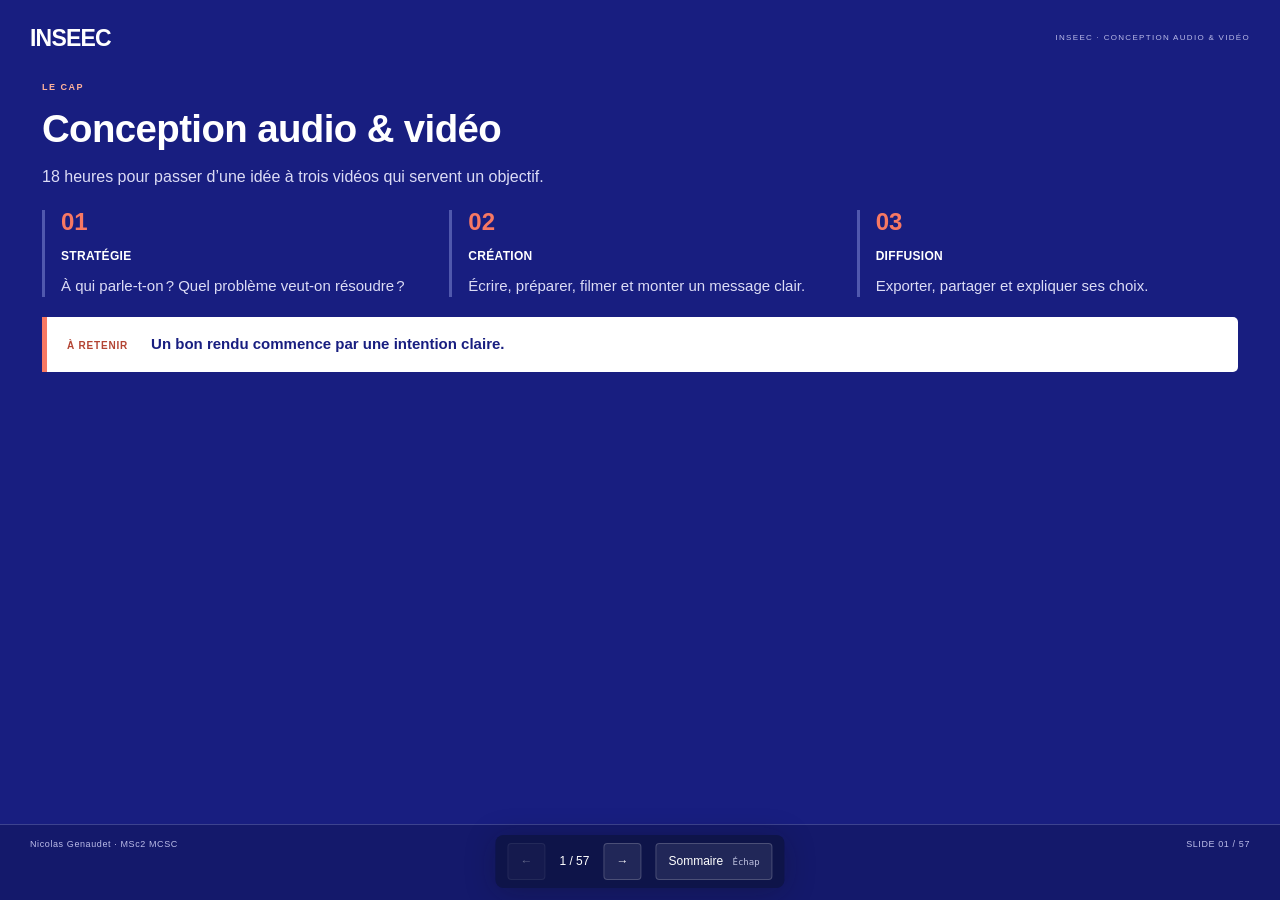
<file: cours/conception-audio-video/index.html>
<!doctype html><html lang="fr"><head><meta charset="utf-8"><meta name="viewport" content="width=device-width,initial-scale=1"><meta name="robots" content="noindex,nofollow"><meta name="description" content="Cours INSEEC de conception audio et vidéo : stratégie, script, tournage, audio, montage et diffusion en 18 heures."><title>Conception audio & vidéo · INSEEC</title><link rel="stylesheet" href="style.css"></head><body><a class="skip" href="#cours">Aller au cours</a><aside class="sidebar"><a class="brand" href="#accueil"><span class="pilot">INSEEC</span><small>LES SUPPORTS DE NICOLAS GENAUDET</small></a><div class="nav-label">LE PARCOURS · 18 HEURES</div><nav aria-label="Chapitres"><a href="#chapitre-cap"><span>01</span>Le cap de la formation</a><a href="#chapitre-strategie"><span>02</span>La stratégie de contenu</a><a href="#chapitre-mission"><span>03</span>La mission et les livrables</a><a href="#chapitre-trame"><span>04</span>01 · La trame</a><a href="#chapitre-script"><span>05</span>02 · Le script et le storyboard</a><a href="#chapitre-tournage"><span>06</span>03 · Le tournage</a><a href="#chapitre-audio"><span>07</span>Le son et la musique</a><a href="#chapitre-montage"><span>08</span>04 · Le montage</a><a href="#chapitre-diffusion"><span>09</span>05 · Exporter et partager</a><a href="#chapitre-evaluation"><span>10</span>Présenter et évaluer</a></nav><div class="sidebar-bottom"><a href="#references">Sources et ressources ↗</a><a href="#originaux">Les 77 slides originales ↗</a><small>INSEEC · MSc2 MCSC<br>Support d’origine 2025–2026<br>Version enrichie · octobre 2026</small></div></aside><div class="page"><header class="topbar"><span>ESPACE ÉTUDIANTS <b>/</b> CONCEPTION AUDIO & VIDÉO</span><div><button id="present" type="button">Lire en diaporama <span aria-hidden="true">▶</span></button><button id="print" type="button">Imprimer</button></div></header><main id="cours"><section class="hero" id="accueil"><div class="hero-inner"><span class="eyebrow">FORMATION INSEEC</span><h1>Conception<br>audio <span>& vidéo.</span></h1><p>De la première idée aux dernières secondes.<br>Apprenez à raconter, produire et convaincre.</p><div class="pills"><span>18 HEURES</span><span>MSc2 MCSC</span><span>3 VIDÉOS À CRÉER</span></div><a class="primary" href="#chapitre-cap">À l’abordage ! <span>↘</span></a></div><div class="hero-visual" aria-hidden="true"><span class="visual-note">L’IDÉE PREND LE LARGE.</span><div class="boat"><div class="mast"></div><div class="sail sail-one"></div><div class="sail sail-two"></div><div class="hull"></div></div><div class="sun"></div><div class="ocean ocean-one"></div><div class="ocean ocean-two"></div><span class="visual-caption">STRATÉGIE → CRÉATION → DIFFUSION</span></div><span class="hero-wave" aria-hidden="true">∿ ∿ ∿ ∿ ∿ ∿ ∿ ∿ ∿ ∿ ∿ ∿</span></section><section class="mission-banner"><div><span class="eyebrow">LE FIL ROUGE</span><h2>Un produit. Une équipe.<br><em>Trois vidéos.</em></h2></div><div class="mission-facts"><div><strong>1 min 30</strong><span>La présentation produit</span></div><div><strong>2 × 30–45 s</strong><span>Les vidéos complémentaires</span></div><div><strong>50 % / 50 %</strong><span>Suivi / présentation finale</span></div></div></section><div class="course-tools"><div><span class="eyebrow">LE COURS EN SLIDES</span><p>57 slides · 10 chapitres · 17 compléments pédagogiques</p></div><label class="search-label" for="search"><span class="sr-only">Rechercher dans le cours</span><input id="search" type="search" placeholder="Chercher : script, son, atelier…" autocomplete="off"></label><span id="results" role="status" aria-live="polite"></span></div><p id="empty" hidden>Aucune slide trouvée. Essayez un autre mot.</p><section class="chapter" id="chapitre-cap"><header class="chapter-head"><span class="chapter-index">01</span><div><span class="eyebrow">CAP SUR LA SUITE</span><h2>Le cap de la formation</h2><p>Comprendre le projet, le parcours et les règles du jeu.</p></div></header><article class="lesson slide ouverture diagram-none     " id="slide-1" data-index="0" aria-labelledby="slide-title-1"><div class="slide-brand"><span class="pilot">INSEEC</span><span>INSEEC · CONCEPTION AUDIO & VIDÉO</span></div><div class="slide-layout"><div class="slide-body"><header><div class="slide-eyebrow">LE CAP </div><h3 id="slide-title-1">Conception audio &amp; vidéo</h3><p class="slide-lead">18 heures pour passer d’une idée à trois vidéos qui servent un objectif.</p></header><div class="ideas cols-3"><div class="idea"><span class="idea-no">01</span><h4>STRATÉGIE</h4><p>À qui parle-t-on ? Quel problème veut-on résoudre ?</p></div><div class="idea"><span class="idea-no">02</span><h4>CRÉATION</h4><p>Écrire, préparer, filmer et monter un message clair.</p></div><div class="idea"><span class="idea-no">03</span><h4>DIFFUSION</h4><p>Exporter, partager et expliquer ses choix.</p></div></div><aside class="takeaway"><span>À RETENIR</span><p>Un bon rendu commence par une intention claire.</p></aside></div></div><footer class="slide-footer"><span>Nicolas Genaudet · MSc2 MCSC</span><span>SLIDE 01 / 57</span></footer><span class="sr-only">Référence au support : 1, 7, 11</span></article><article class="lesson slide cours diagram-none  trainer   " id="slide-2" data-index="1" aria-labelledby="slide-title-2"><div class="slide-brand"><span class="pilot">INSEEC</span><span>INSEEC · CONCEPTION AUDIO & VIDÉO</span></div><div class="slide-layout"><div class="slide-body"><header><div class="slide-eyebrow">COURS </div><h3 id="slide-title-2">Votre formateur · Nicolas Genaudet</h3><p class="slide-lead">Formateur WordPress et intégrateur web, passionné depuis de nombreuses années.</p></header><div class="ideas cols-4"><div class="idea"><span class="idea-no">01</span><h4>CÔTÉ GOURMANDISE</h4><p>Mon gâteau préféré : la tarte au citron meringuée 🍋.</p></div><div class="idea"><span class="idea-no">02</span><h4>CÔTÉ ASTRO</h4><p>Poisson · Ascendant Gémeaux · Lune en Sagittaire.</p></div><div class="idea"><span class="idea-no">03</span><h4>CÔTÉ SPORT</h4><p>Objectif annoncé dans le support : Ironman Nice 2026.</p></div><div class="idea"><span class="idea-no">04</span><h4>POUR ÉCHANGER</h4><p>genaudet.nicolas@gmail.com · Retrouvez aussi mon profil LinkedIn dans les ressources.</p></div></div><figure class="trainer-portrait" role="img" aria-label="Portrait de Nicolas Genaudet"><img src="assets/diapo-02.jpg" alt="" aria-hidden="true" width="1400" height="788"></figure><aside class="takeaway"><span>À RETENIR</span><p>Votre marin formateur pour ces 18 heures de conception audio &amp; vidéo.</p></aside><details class="links"><summary>Exemples et ressources du support (1)</summary><ul><li><a href="https://fr.linkedin.com/in/nicolas-genaudet-a4879394" target="_blank" rel="noopener noreferrer">fr.linkedin.com · ressource 1 ↗</a></li></ul></details></div></div><footer class="slide-footer"><span>Nicolas Genaudet · MSc2 MCSC</span><span>SLIDE 02 / 57</span></footer><span class="sr-only">Référence au support : 2</span></article><article class="lesson slide cours diagram-none     " id="slide-3" data-index="2" aria-labelledby="slide-title-3"><div class="slide-brand"><span class="pilot">INSEEC</span><span>INSEEC · CONCEPTION AUDIO & VIDÉO</span></div><div class="slide-layout"><div class="slide-body"><header><div class="slide-eyebrow">COURS </div><h3 id="slide-title-3">Trois anecdotes · À vous de deviner !</h3><p class="slide-lead">Pour chaque anecdote, choisissez une réponse. Les réponses arrivent sur la slide suivante.</p></header><div class="ideas cols-3"><div class="idea"><span class="idea-no">01</span><h4>TRIATHLON</h4><p>J’ai déjà fait combien d’heures de triathlon ? 18 h · 24 h · 48 h.</p></div><div class="idea"><span class="idea-no">02</span><h4>KOALA</h4><p>J’ai déjà… câliné un koala · pris un koala en photo · dansé avec un koala.</p></div><div class="idea"><span class="idea-no">03</span><h4>MONT-BLANC</h4><p>J’ai déjà… gravi le Mont-Blanc · fait son tour en randonnée · seulement pris le Mont-Blanc en photo.</p></div></div><aside class="takeaway"><span>À RETENIR</span><p>Une réponse à choisir pour chaque anecdote : faites vos pronostics !</p></aside></div></div><footer class="slide-footer"><span>Nicolas Genaudet · MSc2 MCSC</span><span>SLIDE 03 / 57</span></footer><span class="sr-only">Référence au support : 3</span></article><article class="lesson slide cours diagram-none     " id="slide-4" data-index="3" aria-labelledby="slide-title-4"><div class="slide-brand"><span class="pilot">INSEEC</span><span>INSEEC · CONCEPTION AUDIO & VIDÉO</span></div><div class="slide-layout"><div class="slide-body"><header><div class="slide-eyebrow">COURS </div><h3 id="slide-title-4">Les réponses · Vous me connaissez mieux !</h3><p class="slide-lead">Du sport, un peu d’aventure et une rencontre photographique.</p></header><div class="ideas cols-3"><div class="idea"><span class="idea-no">01</span><h4>24 HEURES DE TRIATHLON</h4><p>Oui, une épreuve qui dure toute une journée !</p></div><div class="idea"><span class="idea-no">02</span><h4>UN KOALA PHOTOGRAPHIÉ</h4><p>Je l’ai pris en photo ; je ne l’ai pas câliné.</p></div><div class="idea"><span class="idea-no">03</span><h4>LE TOUR DU MONT-BLANC</h4><p>J’en ai fait le tour en randonnée. L’ascension était un peu trop vertigineuse pour moi.</p></div></div><aside class="takeaway"><span>À RETENIR</span><p>Maintenant, à vous de partager une anecdote pour faire connaissance.</p></aside></div></div><footer class="slide-footer"><span>Nicolas Genaudet · MSc2 MCSC</span><span>SLIDE 04 / 57</span></footer><span class="sr-only">Référence au support : 4</span></article><article class="lesson slide cours diagram-none   records  " id="slide-5" data-index="4" aria-labelledby="slide-title-5"><div class="slide-brand"><span class="pilot">INSEEC</span><span>INSEEC · CONCEPTION AUDIO & VIDÉO</span></div><div class="slide-layout"><div class="slide-body"><header><div class="slide-eyebrow">COURS </div><h3 id="slide-title-5">Côté sport · Mes petits records personnels</h3><p class="slide-lead">Quelques faits d’armes et souvenirs de terrain.</p></header><div class="ideas cols-3"><div class="idea"><span class="idea-no">01</span><h4>3 · MONT VENTOUX</h4><p>Le défi des trois montées en une journée.</p></div><div class="idea"><span class="idea-no">02</span><h4>3 h 49 · MARATHON DE PARIS</h4><p>Le temps présenté dans mon support.</p></div><div class="idea"><span class="idea-no">03</span><h4>3 169 m · LES ÉCRINS</h4><p>Randonnée jusqu’au refuge Adèle Planchard.</p></div></div><aside class="takeaway"><span>À RETENIR</span><p>Et aussi : La Gobik à Montélimar, parmi les souvenirs sportifs du support.</p></aside></div></div><footer class="slide-footer"><span>Nicolas Genaudet · MSc2 MCSC</span><span>SLIDE 05 / 57</span></footer><span class="sr-only">Référence au support : 5</span></article><article class="lesson slide cours diagram-none     " id="slide-6" data-index="5" aria-labelledby="slide-title-6"><div class="slide-brand"><span class="pilot">INSEEC</span><span>INSEEC · CONCEPTION AUDIO & VIDÉO</span></div><div class="slide-layout"><div class="slide-body"><header><div class="slide-eyebrow">COURS </div><h3 id="slide-title-6">Tour de table · À vous de vous présenter</h3><p class="slide-lead">Un temps pour découvrir l’équipage et poser un cadre commun.</p></header><div class="ideas cols-3"><div class="idea"><span class="idea-no">01</span><h4>VOTRE POINT DE DÉPART</h4><p>Où en êtes-vous sur les sujets de l’audio et de la vidéo ?</p></div><div class="idea"><span class="idea-no">02</span><h4>VOTRE ATTENTE</h4><p>En quoi cette formation peut-elle être utile dans votre métier ou vos projets ?</p></div><div class="idea"><span class="idea-no">03</span><h4>NOTRE CADRE</h4><p>Présence, respect, participation et critiques constructives. On commente un choix ou une réalisation, jamais une personne.</p></div></div><aside class="takeaway"><span>À RETENIR</span><p>Chacun arrive avec une expérience différente : partageons-la pour avancer ensemble.</p></aside></div></div><footer class="slide-footer"><span>Nicolas Genaudet · MSc2 MCSC</span><span>SLIDE 06 / 57</span></footer><span class="sr-only">Référence au support : 6, 10</span></article><article class="lesson slide cours diagram-none visual-first    " id="slide-7" data-index="6" aria-labelledby="slide-title-7"><div class="slide-brand"><span class="pilot">INSEEC</span><span>INSEEC · CONCEPTION AUDIO & VIDÉO</span></div><div class="slide-layout"><div class="slide-body"><header><div class="slide-eyebrow">COURS </div><h3 id="slide-title-7">À la fin, vous saurez…</h3><p class="slide-lead">Quatre compétences, observables dans votre projet.</p></header><div class="ideas cols-4"></div><ol class="visual-flow cards-4"><li><span class="visual-symbol" aria-hidden="true">🎯</span><strong>01 · DÉFINIR</strong><span>Relier objectif, cible, message et canal de diffusion</span></li><li><span class="visual-symbol" aria-hidden="true">✏️</span><strong>02 · PRÉPARER</strong><span>Passer d’une trame à un script et à un storyboard exploitables</span></li><li><span class="visual-symbol" aria-hidden="true">🎬</span><strong>03 · PRODUIRE</strong><span>Tourner et monter des images et un son compréhensibles</span></li><li><span class="visual-symbol" aria-hidden="true">💬</span><strong>04 · JUSTIFIER</strong><span>Présenter une réalisation et expliquer les choix faits avec vos moyens</span></li></ol><aside class="takeaway"><span>À RETENIR</span><p>Chaque étape produit un document ou un fichier vérifiable.</p></aside><details class="visual-explanations"><summary>Explications et consignes détaillées</summary><div class="ideas cols-4"><div class="idea"><span class="idea-no">01</span><h4>01 · DÉFINIR</h4><p>Relier objectif, cible, message et canal de diffusion.</p></div><div class="idea"><span class="idea-no">02</span><h4>02 · PRÉPARER</h4><p>Passer d’une trame à un script et à un storyboard exploitables.</p></div><div class="idea"><span class="idea-no">03</span><h4>03 · PRODUIRE</h4><p>Tourner et monter des images et un son compréhensibles.</p></div><div class="idea"><span class="idea-no">04</span><h4>04 · JUSTIFIER</h4><p>Présenter une réalisation et expliquer les choix faits avec vos moyens.</p></div></div></details></div></div><footer class="slide-footer"><span>Nicolas Genaudet · MSc2 MCSC</span><span>SLIDE 07 / 57</span></footer><span class="sr-only">Référence au support : 7, 8</span></article><article class="lesson slide cours diagram-none visual-first    " id="slide-8" data-index="7" aria-labelledby="slide-title-8"><div class="slide-brand"><span class="pilot">INSEEC</span><span>INSEEC · CONCEPTION AUDIO & VIDÉO</span></div><div class="slide-layout"><div class="slide-body"><header><div class="slide-eyebrow">COURS <span class="added">COMPLÉMENT</span></div><h3 id="slide-title-8">Le parcours en 18 heures</h3><p class="slide-lead">Une proposition de découpage en six séquences de trois heures, à adapter avec le formateur.</p></header><div class="ideas cols-0"></div><ol class="visual-flow"><li><span aria-hidden="true">🎯</span><strong>Stratégie</strong><small>3 heures</small></li><li><span aria-hidden="true">✏️</span><strong>Scénario</strong><small>3 heures</small></li><li><span aria-hidden="true">📱</span><strong>Premier essai</strong><small>3 heures</small></li><li><span aria-hidden="true">🎬</span><strong>Tournage</strong><small>3 heures</small></li><li><span aria-hidden="true">✂️</span><strong>Montage</strong><small>3 heures</small></li><li><span aria-hidden="true">📤</span><strong>Livraison</strong><small>3 heures</small></li></ol><aside class="takeaway"><span>À RETENIR</span><p>18 heures au total. Le temps de passage dépend du nombre de groupes ; il est annoncé en début de formation.</p></aside><details class="visual-explanations"><summary>Explications et consignes détaillées</summary><div class="ideas cols-0"></div><div class="table-wrap"><table><thead><tr><th scope="col">Séquence</th><th scope="col">Travail principal</th><th scope="col">Jalon de sortie</th></tr></thead><tbody><tr><th scope="row">1 · 3 h</th><td>Stratégie, inspirations et choix du produit</td><td>Brief validé</td></tr><tr><th scope="row">2 · 3 h</th><td>Trame, script, storyboard et planning</td><td>Préproduction validée</td></tr><tr><th scope="row">3 · 3 h</th><td>Tests image/son et exercice de 15 secondes</td><td>Premier montage individuel</td></tr><tr><th scope="row">4 · 3 h</th><td>Tournage du projet et premières sélections</td><td>Rushes exploitables</td></tr><tr><th scope="row">5 · 3 h</th><td>Montage des trois vidéos</td><td>Versions de travail</td></tr><tr><th scope="row">6 · 3 h</th><td>Export, contrôle et présentation</td><td>Dossier et vidéos remis</td></tr></tbody></table></div></details></div></div><footer class="slide-footer"><span>Nicolas Genaudet · MSc2 MCSC</span><span>SLIDE 08 / 57</span></footer><span class="sr-only">Référence au support : Complément pédagogique</span></article><article class="lesson slide cours diagram-none visual-first    " id="slide-9" data-index="8" aria-labelledby="slide-title-9"><div class="slide-brand"><span class="pilot">INSEEC</span><span>INSEEC · CONCEPTION AUDIO & VIDÉO</span></div><div class="slide-layout"><div class="slide-body"><header><div class="slide-eyebrow">COURS </div><h3 id="slide-title-9">Comment sera évalué le travail ?</h3><p class="slide-lead">Le cadre du support d’origine est conservé : 50 % de suivi et 50 % de rendu final.</p></header><div class="ideas cols-3"></div><div class="visual-grading"><div><strong>50 %</strong><span>Suivi du projet</span></div><div><strong>50 %</strong><span>Présentation finale</span></div></div><aside class="takeaway"><span>À RETENIR</span><p>Le barème du rendu final reste : message 6 points, créativité 8 points, qualité finale 6 points.</p></aside><details class="visual-explanations"><summary>Explications et consignes détaillées</summary><div class="ideas cols-3"><div class="idea"><span class="idea-no">01</span><h4>50 % · ÉVALUATION CONTINUE</h4><p>Présenter le brief, les trames, les scripts et les avancées. Intégrer les retours entre deux étapes.</p></div><div class="idea"><span class="idea-no">02</span><h4>50 % · PRÉSENTATION FINALE</h4><p>Présenter le dossier et les trois vidéos, puis justifier les choix créatifs et techniques.</p></div><div class="idea"><span class="idea-no">03</span><h4>REGARD DES PAIRS</h4><p>Formuler un retour utile : un point fort, un point à améliorer, une suggestion concrète. La notation reste conduite par le formateur.</p></div></div></details></div></div><footer class="slide-footer"><span>Nicolas Genaudet · MSc2 MCSC</span><span>SLIDE 09 / 57</span></footer><span class="sr-only">Référence au support : 9, 24, 74</span></article></section><section class="chapter" id="chapitre-strategie"><header class="chapter-head"><span class="chapter-index">02</span><div><span class="eyebrow">CAP SUR LA SUITE</span><h2>La stratégie de contenu</h2><p>Créer un contenu utile, pour une personne et une action précises.</p></div></header><article class="lesson slide cours diagram-none visual-first   has-eeat " id="slide-10" data-index="9" aria-labelledby="slide-title-10"><div class="slide-brand"><span class="pilot">INSEEC</span><span>INSEEC · CONCEPTION AUDIO & VIDÉO</span></div><div class="slide-layout"><div class="slide-body"><header><div class="slide-eyebrow">COURS </div><h3 id="slide-title-10">Attirer avec un contenu utile</h3><p class="slide-lead">Le content marketing répond aux besoins d’une audience. Avec l’E-E-A-T, Google invite aussi à examiner la crédibilité du contenu.</p></header><div class="ideas cols-3"></div><ol class="visual-flow cards-3"><li><span class="visual-symbol" aria-hidden="true">📖</span><strong>EXPLIQUER</strong><span>Articles de blog, infographies, livres blancs et tutoriels</span></li><li><span class="visual-symbol" aria-hidden="true">🎥</span><strong>MONTRER</strong><span>Photos, démonstrations, vidéos produit et études de cas</span></li><li><span class="visual-symbol" aria-hidden="true">🎙️</span><strong>FAIRE ENTENDRE</strong><span>Podcasts, interviews et témoignages : le son peut aussi porter une histoire</span></li></ol><section class="eeat-panel" aria-label="Le cadre E-E-A-T de Google"><h4>GOOGLE · E-E-A-T <span>Des contenus utiles et crédibles</span></h4><div class="eeat-grid"><div class="eeat-pillar"><b>E</b><strong>Expérience</strong><small>Experience</small><p>Montrer un usage réellement testé.</p></div><div class="eeat-pillar"><b>E</b><strong>Expertise</strong><small>Expertise</small><p>Expliquer avec des compétences solides.</p></div><div class="eeat-pillar"><b>A</b><strong>Autorité</strong><small>Authoritativeness</small><p>Être reconnu sur le sujet par d’autres.</p></div><div class="eeat-pillar"><b>T</b><strong>Fiabilité</strong><small>Trustworthiness</small><p>Identifier l’auteur, sourcer et être exact.</p></div></div><a href="https://developers.google.com/search/docs/fundamentals/creating-helpful-content?hl=fr" target="_blank" rel="noopener noreferrer">Source : Google Search Central ↗</a></section><aside class="takeaway"><span>À RETENIR</span><p>La confiance est centrale. L’E-E-A-T est un cadre de qualité, pas un score ni un facteur de classement unique.</p></aside><details class="visual-explanations"><summary>Explications et consignes détaillées</summary><div class="ideas cols-3"><div class="idea"><span class="idea-no">01</span><h4>EXPLIQUER</h4><p>Articles de blog, infographies, livres blancs et tutoriels.</p></div><div class="idea"><span class="idea-no">02</span><h4>MONTRER</h4><p>Photos, démonstrations, vidéos produit et études de cas.</p></div><div class="idea"><span class="idea-no">03</span><h4>FAIRE ENTENDRE</h4><p>Podcasts, interviews et témoignages : le son peut aussi porter une histoire.</p></div></div></details><details class="links"><summary>Exemples et ressources du support (4)</summary><ul><li><a href="https://blog.hubspot.fr/marketing/content-marketing-information" target="_blank" rel="noopener noreferrer">blog.hubspot.fr · ressource 1 ↗</a></li><li><a href="https://wpmarmite.com/all-in-one-seo-vs-yoast/" target="_blank" rel="noopener noreferrer">wpmarmite.com · ressource 2 ↗</a></li><li><a href="https://www.comme-avant.bio/blogs/laventure-comme-avant/mieux-comprendre-les-protections-solaires" target="_blank" rel="noopener noreferrer">www.comme-avant.bio · ressource 3 ↗</a></li><li><a href="https://www.the-editorialist.com/wp-content/uploads/2021/12/The-Editorialist-infographie-podcast-1-copie-2-704x1024.jpg" target="_blank" rel="noopener noreferrer">www.the-editorialist.com · ressource 1 ↗</a></li></ul></details></div></div><footer class="slide-footer"><span>Nicolas Genaudet · MSc2 MCSC</span><span>SLIDE 10 / 57</span></footer><span class="sr-only">Référence au support : 14, 15, 16</span></article><article class="lesson slide atelier diagram-none     " id="slide-11" data-index="10" aria-labelledby="slide-title-11"><div class="slide-brand"><span class="pilot">INSEEC</span><span>INSEEC · CONCEPTION AUDIO & VIDÉO</span></div><div class="slide-layout"><aside class="workshop-meta"><span class="squiggle" aria-hidden="true">〰</span><small>ATELIER</small><strong>À VOUS<br>DE JOUER !</strong><div>Jalon de projet</div><p>En groupe</p><span class="meta-bottom">TESTER · CRÉER · PARTAGER</span></aside><div class="slide-body"><header><div class="slide-eyebrow">ATELIER </div><h3 id="slide-title-11">Atelier · Les contenus qui vous marquent</h3><p class="slide-lead">En groupe, rassemblez vos idées dans un FigJam ou un document partagé.</p></header><div class="ideas cols-3"><div class="idea"><span class="idea-no">01</span><h4>QUESTION 1</h4><p>Quels contenus pourraient attirer des prospects qualifiés sur le site d’une marque ?</p></div><div class="idea"><span class="idea-no">02</span><h4>QUESTION 2</h4><p>Quel exemple récent vous a marqué ? Expliquez le message, l’émotion et l’action attendue.</p></div><div class="idea"><span class="idea-no">03</span><h4>À PRODUIRE</h4><p>Un tableau commun : format, besoin du public, idée de contenu et exemple. Chaque groupe partage ses choix.</p></div></div><aside class="takeaway"><span>À RETENIR</span><p>Un exemple devient utile quand vous savez expliquer pourquoi il fonctionne.</p></aside></div></div><footer class="slide-footer"><span>Nicolas Genaudet · MSc2 MCSC</span><span>SLIDE 11 / 57</span></footer><span class="sr-only">Référence au support : 13</span></article><article class="lesson slide cours diagram-none visual-first    " id="slide-12" data-index="11" aria-labelledby="slide-title-12"><div class="slide-brand"><span class="pilot">INSEEC</span><span>INSEEC · CONCEPTION AUDIO & VIDÉO</span></div><div class="slide-layout"><div class="slide-body"><header><div class="slide-eyebrow">COURS </div><h3 id="slide-title-12">Pourquoi choisir la vidéo ?</h3><p class="slide-lead">Trois usages possibles, à relier à un objectif mesurable.</p></header><div class="ideas cols-3"></div><ol class="visual-flow cards-3"><li><span class="visual-symbol" aria-hidden="true">👁️</span><strong>VISIBILITÉ</strong><span>Faire découvrir une marque ou une offre. Indicateur possible : vues qualifiées ou portée</span></li><li><span class="visual-symbol" aria-hidden="true">💡</span><strong>COMPRÉHENSION</strong><span>Rendre un fonctionnement ou un bénéfice plus concret. Indicateur possible : rétention ou questions reçues</span></li><li><span class="visual-symbol" aria-hidden="true">🤝</span><strong>CONFIANCE</strong><span>Montrer une personne, un usage ou un retour d’expérience. Indicateur possible : clic vers une demande…</span></li></ol><aside class="takeaway"><span>À RETENIR</span><p>Un chiffre ne devient une preuve que si sa source, sa date et son périmètre sont identifiables.</p></aside><details class="visual-explanations"><summary>Explications et consignes détaillées</summary><div class="ideas cols-3"><div class="idea"><span class="idea-no">01</span><h4>VISIBILITÉ</h4><p>Faire découvrir une marque ou une offre. Indicateur possible : vues qualifiées ou portée.</p></div><div class="idea"><span class="idea-no">02</span><h4>COMPRÉHENSION</h4><p>Rendre un fonctionnement ou un bénéfice plus concret. Indicateur possible : rétention ou questions reçues.</p></div><div class="idea"><span class="idea-no">03</span><h4>CONFIANCE</h4><p>Montrer une personne, un usage ou un retour d’expérience. Indicateur possible : clic vers une demande de démonstration.</p></div></div></details></div></div><footer class="slide-footer"><span>Nicolas Genaudet · MSc2 MCSC</span><span>SLIDE 12 / 57</span></footer><span class="sr-only">Référence au support : 18, 19</span></article><article class="lesson slide cours diagram-none visual-first    " id="slide-13" data-index="12" aria-labelledby="slide-title-13"><div class="slide-brand"><span class="pilot">INSEEC</span><span>INSEEC · CONCEPTION AUDIO & VIDÉO</span></div><div class="slide-layout"><div class="slide-body"><header><div class="slide-eyebrow">COURS </div><h3 id="slide-title-13">Un format, un rôle</h3><p class="slide-lead">La vidéo principale présente l’offre ; les compléments répondent à d’autres questions.</p></header><div class="ideas cols-3"></div><ol class="visual-flow cards-3"><li><span class="visual-symbol" aria-hidden="true">📦</span><strong>PRÉSENTATION PRODUIT</strong><span>Quel problème résout votre produit ou service, et pourquoi le choisir ?</span></li><li><span class="visual-symbol" aria-hidden="true">💬</span><strong>TÉMOIGNAGE / ÉTUDE DE CAS</strong><span>Comment un utilisateur vit-il le problème, puis le bénéfice ?</span></li><li><span class="visual-symbol" aria-hidden="true">🎤</span><strong>TUTORIEL / INTERVIEW / ÉVÉNEMENT</strong><span>Comment utiliser le produit ? Qui le conçoit ? Dans quel contexte le découvrir ?</span></li></ol><aside class="takeaway"><span>À RETENIR</span><p>Les trois vidéos doivent se compléter, plutôt que répéter le même argument.</p></aside><details class="visual-explanations"><summary>Explications et consignes détaillées</summary><div class="ideas cols-3"><div class="idea"><span class="idea-no">01</span><h4>PRÉSENTATION PRODUIT</h4><p>Quel problème résout votre produit ou service, et pourquoi le choisir ?</p></div><div class="idea"><span class="idea-no">02</span><h4>TÉMOIGNAGE / ÉTUDE DE CAS</h4><p>Comment un utilisateur vit-il le problème, puis le bénéfice ?</p></div><div class="idea"><span class="idea-no">03</span><h4>TUTORIEL / INTERVIEW / ÉVÉNEMENT</h4><p>Comment utiliser le produit ? Qui le conçoit ? Dans quel contexte le découvrir ?</p></div></div></details></div></div><footer class="slide-footer"><span>Nicolas Genaudet · MSc2 MCSC</span><span>SLIDE 13 / 57</span></footer><span class="sr-only">Référence au support : 20, 23, 35</span></article><article class="lesson slide cours diagram-none visual-first    " id="slide-14" data-index="13" aria-labelledby="slide-title-14"><div class="slide-brand"><span class="pilot">INSEEC</span><span>INSEEC · CONCEPTION AUDIO & VIDÉO</span></div><div class="slide-layout"><div class="slide-body"><header><div class="slide-eyebrow">COURS <span class="added">COMPLÉMENT</span></div><h3 id="slide-title-14">Avant la caméra : le brief</h3><p class="slide-lead">Complétez cette phrase avant de chercher des idées de plans.</p></header><div class="ideas cols-3"></div><ol class="visual-flow cards-3"><li><span class="visual-symbol" aria-hidden="true">🎯</span><strong>LA PHRASE À COMPLÉTER</strong><span>Nous voulons que [cible], confrontée à [problème], comprenne [bénéfice] et réalise [action], sur [canal]</span></li><li><span class="visual-symbol" aria-hidden="true">💡</span><strong>EXEMPLE PÉDAGOGIQUE</strong><span>Nous voulons que les étudiants qui peinent à organiser leurs révisions découvrent notre lampe de…</span></li><li><span class="visual-symbol" aria-hidden="true">✅</span><strong>LE TEST</strong><span>Si la cible, le problème et l’action restent flous, retravaillez le brief avant le script</span></li></ol><aside class="takeaway"><span>À RETENIR</span><p>Une cible identifiable + un message principal + une action attendue.</p></aside><details class="visual-explanations"><summary>Explications et consignes détaillées</summary><div class="ideas cols-3"><div class="idea"><span class="idea-no">01</span><h4>LA PHRASE À COMPLÉTER</h4><p>Nous voulons que [cible], confrontée à [problème], comprenne [bénéfice] et réalise [action], sur [canal].</p></div><div class="idea"><span class="idea-no">02</span><h4>EXEMPLE PÉDAGOGIQUE</h4><p>Nous voulons que les étudiants qui peinent à organiser leurs révisions découvrent notre lampe de bureau avec minuteur et demandent une démonstration sur le site.</p></div><div class="idea"><span class="idea-no">03</span><h4>LE TEST</h4><p>Si la cible, le problème et l’action restent flous, retravaillez le brief avant le script.</p></div></div></details></div></div><footer class="slide-footer"><span>Nicolas Genaudet · MSc2 MCSC</span><span>SLIDE 14 / 57</span></footer><span class="sr-only">Référence au support : Complément pédagogique</span></article><article class="lesson slide cours diagram-none     " id="slide-15" data-index="14" aria-labelledby="slide-title-15"><div class="slide-brand"><span class="pilot">INSEEC</span><span>INSEEC · CONCEPTION AUDIO & VIDÉO</span></div><div class="slide-layout"><div class="slide-body"><header><div class="slide-eyebrow">COURS </div><h3 id="slide-title-15">Analyser une inspiration</h3><p class="slide-lead">Regarder une vidéo ne suffit pas : identifiez une mécanique que vous pouvez adapter.</p></header><div class="ideas cols-3"><div class="idea"><span class="idea-no">01</span><h4>OBSERVER</h4><p>Accroche, durée, personnages, type de plans, place du son, preuve et appel à l’action.</p></div><div class="idea"><span class="idea-no">02</span><h4>INTERPRÉTER</h4><p>Qu’avez-vous compris ? Ressenti ? Quelle action semble attendue à la fin ?</p></div><div class="idea"><span class="idea-no">03</span><h4>TRANSFÉRER</h4><p>Ce que nous gardons : un procédé. Ce que nous changeons : le produit, la cible, l’histoire et les plans.</p></div></div><aside class="takeaway"><span>À RETENIR</span><p>Inspirez-vous d’un principe de narration ou de mise en scène ; construisez votre propre création.</p></aside><details class="links"><summary>Exemples et ressources du support (14)</summary><ul><li><a href="https://fr.ulule.com/la-bataille-climatique/" target="_blank" rel="noopener noreferrer">La bataille climatique ↗</a></li><li><a href="https://fr.ulule.com/diane-lingerie/" target="_blank" rel="noopener noreferrer">Diane lingerie ↗</a></li><li><a href="https://youtu.be/1xUR1jYEOXg" target="_blank" rel="noopener noreferrer">Comment Pilot’in fait des sites Internet ↗</a></li><li><a href="https://fr.ulule.com/hardbacon/" target="_blank" rel="noopener noreferrer">Hardbacon ↗</a></li><li><a href="https://fr.ulule.com/berengerelayaourtiere/" target="_blank" rel="noopener noreferrer">Bérangère la yaourtière ↗</a></li><li><a href="https://www.youtube.com/watch?v=Q__s4ege2dc&amp;t=57s" target="_blank" rel="noopener noreferrer">Bon Fripe Bon Genre ↗</a></li><li><a href="https://www.instagram.com/reel/CtreXMvt9jE/?utm_source=ig_web_copy_link&amp;igshid=MzRlODBiNWFlZA==" target="_blank" rel="noopener noreferrer">Les Twix reconditionnés ↗</a></li><li><a href="https://www.youtube.com/watch?v=P8jAy1PBAh8" target="_blank" rel="noopener noreferrer">Be 2 gether ↗</a></li><li><a href="https://www.youtube.com/watch?v=bFGqVGul52I" target="_blank" rel="noopener noreferrer">Crêpes Bigand ↗</a></li><li><a href="https://drive.google.com/file/d/1_-1uEYry0qf39eaV9OOKuQIXyVqMUTf7/view" target="_blank" rel="noopener noreferrer">Bubbly ↗</a></li><li><a href="https://drive.google.com/file/d/1LZSZJnrFKAFX4A_cJrp0fYccTHAmv2tO/view" target="_blank" rel="noopener noreferrer">Odile ↗</a></li><li><a href="https://www.linkedin.com/posts/thibaut-m-a4a99a108_antihuiledepalme-alimentationdurable-fabriqueenfrance-activity-6711192395834236928-5LuX?utm_source=linkedin_share&amp;utm_medium=member_desktop_web" target="_blank" rel="noopener noreferrer">Papa Outang ↗</a></li><li><a href="https://www.youtube.com/watch?v=ftan9DLZeoY&amp;ab_channel=Vid%C3%A9oPassion59" target="_blank" rel="noopener noreferrer">Contre-exemple total ↗</a></li><li><a href="https://youtu.be/-F4KvRw_WV8" target="_blank" rel="noopener noreferrer">Contre-exemple partiel ↗</a></li></ul></details></div></div><footer class="slide-footer"><span>Nicolas Genaudet · MSc2 MCSC</span><span>SLIDE 15 / 57</span></footer><span class="sr-only">Référence au support : 21, 22, 60, 61</span></article></section><section class="chapter" id="chapitre-mission"><header class="chapter-head"><span class="chapter-index">03</span><div><span class="eyebrow">CAP SUR LA SUITE</span><h2>La mission et les livrables</h2><p>Un produit ou service existant, une équipe, trois vidéos cohérentes.</p></div></header><article class="lesson slide cours diagram-none visual-first    " id="slide-16" data-index="15" aria-labelledby="slide-title-16"><div class="slide-brand"><span class="pilot">INSEEC</span><span>INSEEC · CONCEPTION AUDIO & VIDÉO</span></div><div class="slide-layout"><div class="slide-body"><header><div class="slide-eyebrow">COURS </div><h3 id="slide-title-16">Votre mission : convaincre avec trois vidéos</h3><p class="slide-lead">En groupe de six personnes maximum, concevez une présentation produit ou service et deux compléments.</p></header><div class="ideas cols-3"></div><ol class="visual-flow cards-3"><li><span class="visual-symbol" aria-hidden="true">🎬</span><strong>VIDÉO PRINCIPALE</strong><span>Durée cible : 1 min 30. Destination prévue : la page d’accueil du site du produit</span></li><li><span class="visual-symbol" aria-hidden="true">📱</span><strong>DEUX COMPLÉMENTS</strong><span>Durée cible : 30 à 45 secondes chacun. Choisissez le format et le canal de chaque vidéo</span></li><li><span class="visual-symbol" aria-hidden="true">📁</span><strong>DOSSIER DE PROJET</strong><span>Brief, inspirations, trames, scripts/storyboards, planning et liens vers les trois vidéos</span></li></ol><aside class="takeaway"><span>À RETENIR</span><p>À remettre : trois vidéos + un dossier qui permet de comprendre leur conception.</p></aside><details class="visual-explanations"><summary>Explications et consignes détaillées</summary><div class="ideas cols-3"><div class="idea"><span class="idea-no">01</span><h4>VIDÉO PRINCIPALE</h4><p>Durée cible : 1 min 30. Destination prévue : la page d’accueil du site du produit.</p></div><div class="idea"><span class="idea-no">02</span><h4>DEUX COMPLÉMENTS</h4><p>Durée cible : 30 à 45 secondes chacun. Choisissez le format et le canal de chaque vidéo.</p></div><div class="idea"><span class="idea-no">03</span><h4>DOSSIER DE PROJET</h4><p>Brief, inspirations, trames, scripts/storyboards, planning et liens vers les trois vidéos.</p></div></div></details></div></div><footer class="slide-footer"><span>Nicolas Genaudet · MSc2 MCSC</span><span>SLIDE 16 / 57</span></footer><span class="sr-only">Référence au support : 12, 23, 44, 51, 52, 71, 72</span></article><article class="lesson slide atelier diagram-none     " id="slide-17" data-index="16" aria-labelledby="slide-title-17"><div class="slide-brand"><span class="pilot">INSEEC</span><span>INSEEC · CONCEPTION AUDIO & VIDÉO</span></div><div class="slide-layout"><aside class="workshop-meta"><span class="squiggle" aria-hidden="true">〰</span><small>ATELIER</small><strong>À VOUS<br>DE JOUER !</strong><div>5 minutes</div><p>En groupe</p><span class="meta-bottom">TESTER · CRÉER · PARTAGER</span></aside><div class="slide-body"><header><div class="slide-eyebrow">ATELIER </div><h3 id="slide-title-17">Atelier · Constituer l’équipage</h3><p class="slide-lead">5 minutes · En groupe · Six personnes maximum.</p></header><div class="ideas cols-3"><div class="idea"><span class="idea-no">01</span><h4>COMPOSER</h4><p>Créez votre groupe et une slide d’identification dans le dossier partagé.</p></div><div class="idea"><span class="idea-no">02</span><h4>IDENTIFIER</h4><p>Indiquez les noms et prénoms des membres, dans l’ordre alphabétique.</p></div><div class="idea"><span class="idea-no">03</span><h4>PARTAGER LES RÔLES</h4><p>Coordination, script, image, son, interprétation et montage. Les rôles se cumulent et peuvent tourner.</p></div></div><aside class="takeaway"><span>À RETENIR</span><p>Les rôles répartissent la responsabilité ; chaque membre doit contribuer au projet.</p></aside></div></div><footer class="slide-footer"><span>Nicolas Genaudet · MSc2 MCSC</span><span>SLIDE 17 / 57</span></footer><span class="sr-only">Référence au support : 12</span></article><article class="lesson slide atelier diagram-none     " id="slide-18" data-index="17" aria-labelledby="slide-title-18"><div class="slide-brand"><span class="pilot">INSEEC</span><span>INSEEC · CONCEPTION AUDIO & VIDÉO</span></div><div class="slide-layout"><aside class="workshop-meta"><span class="squiggle" aria-hidden="true">〰</span><small>ATELIER</small><strong>À VOUS<br>DE JOUER !</strong><div>45 minutes</div><p>En groupe</p><span class="meta-bottom">TESTER · CRÉER · PARTAGER</span></aside><div class="slide-body"><header><div class="slide-eyebrow">ATELIER </div><h3 id="slide-title-18">Atelier · Choisir le produit ou le service</h3><p class="slide-lead">45 minutes · En groupe · Partez d’un objet ou d’un service existant.</p></header><div class="ideas cols-3"><div class="idea"><span class="idea-no">01</span><h4>DÉFINIR</h4><p>Décrivez le problème, la solution, les avantages et les caractéristiques de la cible.</p></div><div class="idea"><span class="idea-no">02</span><h4>CRÉER UN UNIVERS</h4><p>Précisez le ton, les couleurs, l’environnement et l’histoire du produit. Assemblez un moodboard.</p></div><div class="idea"><span class="idea-no">03</span><h4>CHERCHER DES RÉFÉRENCES</h4><p>Retenez une ou deux vidéos d’inspiration. Expliquez votre choix sans vous limiter à « c’est beau ».</p></div></div><aside class="takeaway"><span>À RETENIR</span><p>Livrable : une fiche produit avec histoire, univers et bénéfice distinctif. Restitution prévue : 5 minutes par groupe.</p></aside></div></div><footer class="slide-footer"><span>Nicolas Genaudet · MSc2 MCSC</span><span>SLIDE 18 / 57</span></footer><span class="sr-only">Référence au support : 25</span></article><article class="lesson slide cours diagram-none visual-first    " id="slide-19" data-index="18" aria-labelledby="slide-title-19"><div class="slide-brand"><span class="pilot">INSEEC</span><span>INSEEC · CONCEPTION AUDIO & VIDÉO</span></div><div class="slide-layout"><div class="slide-body"><header><div class="slide-eyebrow">COURS <span class="added">COMPLÉMENT</span></div><h3 id="slide-title-19">Organiser une production réaliste</h3><p class="slide-lead">Transformez vos contraintes en choix de mise en scène.</p></header><div class="ideas cols-3"></div><ol class="visual-flow cards-3"><li><span class="visual-symbol" aria-hidden="true">🎒</span><strong>RESSOURCES</strong><span>Téléphone, micro ou écouteurs, trépied, lumière disponible, ordinateur et logiciel</span></li><li><span class="visual-symbol" aria-hidden="true">👥</span><strong>ÉQUIPE ET LIEUX</strong><span>Qui est disponible ? Qui parle ? Quel lieu est calme, accessible et utilisable pour le tournage ?</span></li><li><span class="visual-symbol" aria-hidden="true">🗓️</span><strong>PLANNING ET PLAN B</strong><span>Bloquez l’écriture, les tests, le tournage, le montage et l’export. Prévoyez un lieu intérieur si la…</span></li></ol><aside class="takeaway"><span>À RETENIR</span><p>Prévoir le son, le temps et les lieux dès le départ évite de découvrir un blocage au tournage.</p></aside><details class="visual-explanations"><summary>Explications et consignes détaillées</summary><div class="ideas cols-3"><div class="idea"><span class="idea-no">01</span><h4>RESSOURCES</h4><p>Téléphone, micro ou écouteurs, trépied, lumière disponible, ordinateur et logiciel.</p></div><div class="idea"><span class="idea-no">02</span><h4>ÉQUIPE ET LIEUX</h4><p>Qui est disponible ? Qui parle ? Quel lieu est calme, accessible et utilisable pour le tournage ?</p></div><div class="idea"><span class="idea-no">03</span><h4>PLANNING ET PLAN B</h4><p>Bloquez l’écriture, les tests, le tournage, le montage et l’export. Prévoyez un lieu intérieur si la météo change.</p></div></div></details><details class="links"><summary>Exemples et ressources du support (1)</summary><ul><li><a href="https://www.youtube.com/watch?v=mrrKAVjLjn0" target="_blank" rel="noopener noreferrer">www.youtube.com · ressource 1 ↗</a></li></ul></details></div></div><footer class="slide-footer"><span>Nicolas Genaudet · MSc2 MCSC</span><span>SLIDE 19 / 57</span></footer><span class="sr-only">Référence au support : 8, 32, 36</span></article></section><section class="chapter" id="chapitre-trame"><header class="chapter-head"><span class="chapter-index">04</span><div><span class="eyebrow">CAP SUR LA SUITE</span><h2>01 · La trame</h2><p>Choisir le message, l’émotion et le fil de l’histoire.</p></div></header><article class="lesson slide cours diagram-none visual-first    " id="slide-20" data-index="19" aria-labelledby="slide-title-20"><div class="slide-brand"><span class="pilot">INSEEC</span><span>INSEEC · CONCEPTION AUDIO & VIDÉO</span></div><div class="slide-layout"><div class="slide-body"><header><div class="slide-eyebrow">COURS </div><h3 id="slide-title-20">La trame, c’est le squelette de la vidéo</h3><p class="slide-lead">Elle décrit les grandes parties, avant le détail des scènes.</p></header><div class="ideas cols-3"></div><ol class="visual-flow cards-3"><li><span class="visual-symbol" aria-hidden="true">🎯</span><strong>EN AMONT</strong><span>Objectif, cible, message et canal. Puis matériel, temps, compétences et lieux disponibles</span></li><li><span class="visual-symbol" aria-hidden="true">🧩</span><strong>DANS LA TRAME</strong><span>Ambiance, ton, personnages, moments clés et déroulé de l’histoire</span></li><li><span class="visual-symbol" aria-hidden="true">✅</span><strong>POUR LA VALIDER</strong><span>Peut-on raconter le projet à l’oral en quelques phrases ? Comprend-on ce que le public doit retenir ?</span></li></ol><aside class="takeaway"><span>À RETENIR</span><p>Une trame n’est pas encore un script : elle organise les idées principales.</p></aside><details class="visual-explanations"><summary>Explications et consignes détaillées</summary><div class="ideas cols-3"><div class="idea"><span class="idea-no">01</span><h4>EN AMONT</h4><p>Objectif, cible, message et canal. Puis matériel, temps, compétences et lieux disponibles.</p></div><div class="idea"><span class="idea-no">02</span><h4>DANS LA TRAME</h4><p>Ambiance, ton, personnages, moments clés et déroulé de l’histoire.</p></div><div class="idea"><span class="idea-no">03</span><h4>POUR LA VALIDER</h4><p>Peut-on raconter le projet à l’oral en quelques phrases ? Comprend-on ce que le public doit retenir ?</p></div></div></details><details class="links"><summary>Exemples et ressources du support (1)</summary><ul><li><a href="https://www.youtube.com/watch?v=mrrKAVjLjn0" target="_blank" rel="noopener noreferrer">www.youtube.com · ressource 1 ↗</a></li></ul></details></div></div><footer class="slide-footer"><span>Nicolas Genaudet · MSc2 MCSC</span><span>SLIDE 20 / 57</span></footer><span class="sr-only">Référence au support : 26, 32, 36</span></article><article class="lesson slide cours diagram-steps visual-first    " id="slide-21" data-index="20" aria-labelledby="slide-title-21"><div class="slide-brand"><span class="pilot">INSEEC</span><span>INSEEC · CONCEPTION AUDIO & VIDÉO</span></div><div class="slide-layout"><div class="slide-body"><header><div class="slide-eyebrow">COURS </div><h3 id="slide-title-21">La présentation produit en cinq étapes</h3><p class="slide-lead">Le fil conducteur du projet principal.</p></header><div class="ideas cols-5"></div><div class="diagram steps" aria-label="Les cinq étapes dans l’ordre"><ol><li><span>1</span>Contexte</li><li><span>2</span>Problème</li><li><span>3</span>Solution</li><li><span>4</span>Preuve</li><li><span>5</span>Action</li></ol></div><aside class="takeaway"><span>À RETENIR</span><p>Une promesse devient crédible quand la vidéo apporte une preuve adaptée.</p></aside><details class="visual-explanations"><summary>Explications et consignes détaillées</summary><div class="ideas cols-5"><div class="idea"><span class="idea-no">01</span><h4>01 · CONTEXTE</h4><p>Une accroche qui rejoint la situation de votre cible.</p></div><div class="idea"><span class="idea-no">02</span><h4>02 · PROBLÈME</h4><p>Un obstacle concret, reconnaissable et compréhensible.</p></div><div class="idea"><span class="idea-no">03</span><h4>03 · SOLUTION</h4><p>Le produit entre en scène : montrez comment il répond au problème.</p></div><div class="idea"><span class="idea-no">04</span><h4>04 · PREUVE</h4><p>Une démonstration, un usage ou un élément vérifiable soutient le bénéfice annoncé.</p></div><div class="idea"><span class="idea-no">05</span><h4>05 · APPEL À L’ACTION</h4><p>Une action claire : découvrir, essayer, demander une démonstration…</p></div></div></details><details class="links"><summary>Exemples et ressources du support (1)</summary><ul><li><a href="https://www.topovideo.com/ecrire-le-script-parfait-pour-une-video-explicative" target="_blank" rel="noopener noreferrer">www.topovideo.com · ressource 1 ↗</a></li></ul></details></div></div><footer class="slide-footer"><span>Nicolas Genaudet · MSc2 MCSC</span><span>SLIDE 21 / 57</span></footer><span class="sr-only">Référence au support : 33</span></article><article class="lesson slide cours diagram-none visual-first    " id="slide-22" data-index="21" aria-labelledby="slide-title-22"><div class="slide-brand"><span class="pilot">INSEEC</span><span>INSEEC · CONCEPTION AUDIO & VIDÉO</span></div><div class="slide-layout"><div class="slide-body"><header><div class="slide-eyebrow">COURS <span class="added">COMPLÉMENT</span></div><h3 id="slide-title-22">90 secondes : une répartition possible</h3><p class="slide-lead">Exemple de rythme, à adapter à votre concept ; ce n’est pas un chronomètre obligatoire.</p></header><div class="ideas cols-0"></div><div class="visual-timing" aria-label="Répartition indicative des 90 secondes"><div><strong>0–10 s</strong><span>Accroche</span><small>Se reconnaître</small></div><div><strong>10–25 s</strong><span>Problème</span><small>Comprendre</small></div><div><strong>25–50 s</strong><span>Solution</span><small>Découvrir</small></div><div><strong>50–75 s</strong><span>Preuve</span><small>Être convaincu</small></div><div><strong>75–90 s</strong><span>Action</span><small>Passer à la suite</small></div></div><aside class="takeaway"><span>À RETENIR</span><p>Le produit doit arriver assez tôt pour que le spectateur comprenne le sujet.</p></aside><details class="visual-explanations"><summary>Explications et consignes détaillées</summary><div class="ideas cols-0"></div><div class="table-wrap"><table><thead><tr><th scope="col">Temps indicatif</th><th scope="col">Partie</th><th scope="col">Ce que le spectateur comprend</th></tr></thead><tbody><tr><th scope="row">0–10 s</th><td>Contexte / accroche</td><td>Cette situation me concerne</td></tr><tr><th scope="row">10–25 s</th><td>Problème</td><td>Voici ce qui bloque</td></tr><tr><th scope="row">25–50 s</th><td>Solution</td><td>Voici comment cela fonctionne</td></tr><tr><th scope="row">50–75 s</th><td>Preuve / bénéfice</td><td>Voici pourquoi cela peut m’aider</td></tr><tr><th scope="row">75–90 s</th><td>Appel à l’action</td><td>Voici ce que je peux faire ensuite</td></tr></tbody></table></div></details></div></div><footer class="slide-footer"><span>Nicolas Genaudet · MSc2 MCSC</span><span>SLIDE 22 / 57</span></footer><span class="sr-only">Référence au support : Complément pédagogique</span></article><article class="lesson slide cours diagram-arc visual-first    " id="slide-23" data-index="22" aria-labelledby="slide-title-23"><div class="slide-brand"><span class="pilot">INSEEC</span><span>INSEEC · CONCEPTION AUDIO & VIDÉO</span></div><div class="slide-layout"><div class="slide-body"><header><div class="slide-eyebrow">COURS </div><h3 id="slide-title-23">L’histoire en quatre temps</h3><p class="slide-lead">Une structure narrative générale, différente de la trame commerciale en cinq étapes.</p></header><div class="ideas cols-4"></div><figure class="diagram arc"><svg viewBox="0 0 800 185" role="img" aria-label="L’intensité monte de l’introduction au moment fort, puis redescend vers le dénouement et la conclusion."><path d="M30 130 C120 133 165 140 225 90 S320 10 365 45 S450 110 520 120 S660 143 770 150 L770 160 L30 160Z" fill="#dce0ff"/><path d="M30 130 C120 133 165 140 225 90 S320 10 365 45 S450 110 520 120 S660 143 770 150" fill="none" stroke="#f77863" stroke-width="6" stroke-linecap="round"/><circle cx="335" cy="35" r="7" fill="#181e80"/><g fill="#181e80" font-family="Arial,sans-serif" font-size="13" text-anchor="middle"><text x="85" y="180">Introduction</text><text x="235" y="180">Développement</text><text x="390" y="180">Moment fort</text><text x="555" y="180">Dénouement</text><text x="715" y="180">Conclusion</text><text x="335" y="17" font-weight="bold">CLIMAX</text></g></svg><figcaption>Repère de narration : la courbe représente une intention, pas une mesure scientifique.</figcaption></figure><aside class="takeaway"><span>À RETENIR</span><p>Exemple du voyage : préparation → péripéties → rencontre marquante → retour et souvenir.</p></aside><details class="visual-explanations"><summary>Explications et consignes détaillées</summary><div class="ideas cols-4"><div class="idea"><span class="idea-no">01</span><h4>INTRODUCTION</h4><p>Planter le décor, éveiller la curiosité et créer une attente.</p></div><div class="idea"><span class="idea-no">02</span><h4>DÉVELOPPEMENT</h4><p>Faire avancer une situation et embarquer le spectateur.</p></div><div class="idea"><span class="idea-no">03</span><h4>MOMENT FORT</h4><p>Construire le point de bascule ou le sommet émotionnel.</p></div><div class="idea"><span class="idea-no">04</span><h4>DÉNOUEMENT</h4><p>Revenir au calme, conclure et laisser une impression.</p></div></div></details></div></div><footer class="slide-footer"><span>Nicolas Genaudet · MSc2 MCSC</span><span>SLIDE 23 / 57</span></footer><span class="sr-only">Référence au support : 29, 30</span></article><article class="lesson slide cours diagram-none visual-first    image-slide" id="slide-24" data-index="23" aria-labelledby="slide-title-24"><div class="slide-brand"><span class="pilot">INSEEC</span><span>INSEEC · CONCEPTION AUDIO & VIDÉO</span></div><div class="slide-layout"><div class="slide-body"><header><div class="slide-eyebrow">COURS </div><h3 id="slide-title-24">Chaque plan doit avoir une intention</h3><p class="slide-lead">Avant de filmer, reliez vos choix de plans, d’émotion, de mouvement et de rythme à l’histoire.</p></header><div class="ideas cols-3"></div><figure class="visual-board"><button class="zoom-image" type="button" data-zoom-src="assets/visuel-histoire.png" data-zoom-alt="Avant de filmer : plans, émotion, composition, anticipation du montage et rythme" aria-label="Agrandir : Avant de filmer : plans, émotion, composition, anticipation du montage et rythme"><img src="assets/visuel-histoire.png" alt="Avant de filmer : plans, émotion, composition, anticipation du montage et rythme" loading="lazy" width="1486" height="988"></button><figcaption>Infographie du support fournie par le formateur · Cliquer pour agrandir</figcaption></figure><aside class="takeaway"><span>À RETENIR</span><p>Ne filmez pas seulement un objet : montrez ce que son usage change pour la personne.</p></aside><details class="visual-explanations"><summary>Explications et consignes détaillées</summary><div class="ideas cols-3"><div class="idea"><span class="idea-no">01</span><h4>VARIER LES ÉCHELLES</h4><p>Situer avec un plan large ; montrer une action avec un plan moyen ; révéler une émotion avec un gros plan.</p></div><div class="idea"><span class="idea-no">02</span><h4>CHOISIR L’ÉMOTION</h4><p>Joie, surprise, nostalgie, tension… Le cadrage, la lumière, les couleurs et le son soutiennent cette intention.</p></div><div class="idea"><span class="idea-no">03</span><h4>PENSER AU MONTAGE</h4><p>Prévoyez des plans de coupe, plusieurs angles et du temps avant/après l’action. Alternez plans courts et moments de respiration.</p></div></div></details></div></div><footer class="slide-footer"><span>Nicolas Genaudet · MSc2 MCSC</span><span>SLIDE 24 / 57</span></footer><span class="sr-only">Référence au support : 27, 28</span></article><article class="lesson slide atelier diagram-none     " id="slide-25" data-index="24" aria-labelledby="slide-title-25"><div class="slide-brand"><span class="pilot">INSEEC</span><span>INSEEC · CONCEPTION AUDIO & VIDÉO</span></div><div class="slide-layout"><aside class="workshop-meta"><span class="squiggle" aria-hidden="true">〰</span><small>ATELIER</small><strong>À VOUS<br>DE JOUER !</strong><div>Jalon de projet</div><p>En groupe</p><span class="meta-bottom">TESTER · CRÉER · PARTAGER</span></aside><div class="slide-body"><header><div class="slide-eyebrow">ATELIER </div><h3 id="slide-title-25">Atelier · Présenter les trois trames</h3><p class="slide-lead">En groupe · Préparez une trame pour la vidéo principale et une pour chaque complément.</p></header><div class="ideas cols-3"><div class="idea"><span class="idea-no">01</span><h4>POUR CHAQUE VIDÉO</h4><p>Précisez objectif, cible, message, format, canal, ambiance et déroulé.</p></div><div class="idea"><span class="idea-no">02</span><h4>À DÉPOSER</h4><p>Un lien ou une capture de vos trois trames dans le dossier partagé.</p></div><div class="idea"><span class="idea-no">03</span><h4>VALIDATION</h4><p>Restitution prévue dans le support : 10 minutes par groupe. Le formateur ajuste l’organisation au nombre de groupes.</p></div></div><aside class="takeaway"><span>À RETENIR</span><p>Jalon : le message et le déroulé sont validés avant de détailler les scripts.</p></aside></div></div><footer class="slide-footer"><span>Nicolas Genaudet · MSc2 MCSC</span><span>SLIDE 25 / 57</span></footer><span class="sr-only">Référence au support : 35, 36, 37</span></article></section><section class="chapter" id="chapitre-script"><header class="chapter-head"><span class="chapter-index">05</span><div><span class="eyebrow">CAP SUR LA SUITE</span><h2>02 · Le script et le storyboard</h2><p>Passer d’une idée comprise à un tournage réalisable.</p></div></header><article class="lesson slide cours diagram-none visual-first    " id="slide-26" data-index="25" aria-labelledby="slide-title-26"><div class="slide-brand"><span class="pilot">INSEEC</span><span>INSEEC · CONCEPTION AUDIO & VIDÉO</span></div><div class="slide-layout"><div class="slide-body"><header><div class="slide-eyebrow">COURS </div><h3 id="slide-title-26">Le script décrit ce qui se passe vraiment</h3><p class="slide-lead">Il précise le contenu de chaque séquence et permet de préparer l’équipe.</p></header><div class="ideas cols-3"></div><ol class="visual-flow cards-3"><li><span class="visual-symbol" aria-hidden="true">💬</span><strong>L’ACTION ET LA PAROLE</strong><span>Que fait le personnage ? Que dit-il ? Quelle voix off entend-on ? Quel texte apparaît à l’écran ?</span></li><li><span class="visual-symbol" aria-hidden="true">🎥</span><strong>L’IMAGE ET LE LIEU</strong><span>Quel plan ? Quel angle ? Quel mouvement de caméra ? Quel décor, accessoire ou figurant ?</span></li><li><span class="visual-symbol" aria-hidden="true">🎵</span><strong>LE SON ET LES RACCORDS</strong><span>Quelle ambiance, musique ou transition ? Comment passe-t-on au plan suivant ?</span></li></ol><aside class="takeaway"><span>À RETENIR</span><p>Si une autre personne ne peut pas tourner la scène à partir du script, il manque une information.</p></aside><details class="visual-explanations"><summary>Explications et consignes détaillées</summary><div class="ideas cols-3"><div class="idea"><span class="idea-no">01</span><h4>L’ACTION ET LA PAROLE</h4><p>Que fait le personnage ? Que dit-il ? Quelle voix off entend-on ? Quel texte apparaît à l’écran ?</p></div><div class="idea"><span class="idea-no">02</span><h4>L’IMAGE ET LE LIEU</h4><p>Quel plan ? Quel angle ? Quel mouvement de caméra ? Quel décor, accessoire ou figurant ?</p></div><div class="idea"><span class="idea-no">03</span><h4>LE SON ET LES RACCORDS</h4><p>Quelle ambiance, musique ou transition ? Comment passe-t-on au plan suivant ?</p></div></div></details></div></div><footer class="slide-footer"><span>Nicolas Genaudet · MSc2 MCSC</span><span>SLIDE 26 / 57</span></footer><span class="sr-only">Référence au support : 38, 39, 40</span></article><article class="lesson slide cours diagram-none     " id="slide-27" data-index="26" aria-labelledby="slide-title-27"><div class="slide-brand"><span class="pilot">INSEEC</span><span>INSEEC · CONCEPTION AUDIO & VIDÉO</span></div><div class="slide-layout"><div class="slide-body"><header><div class="slide-eyebrow">COURS </div><h3 id="slide-title-27">Écrire pour être entendu</h3><p class="slide-lead">Le script sera joué ou lu : faites-le vivre à voix haute.</p></header><div class="ideas cols-3"><div class="idea"><span class="idea-no">01</span><h4>SIMPLIFIER</h4><p>Phrases courtes, vocabulaire accessible, une idée à la fois. Retirez répétitions et jargon.</p></div><div class="idea"><span class="idea-no">02</span><h4>PARLER NATURELLEMENT</h4><p>Adoptez une formulation orale, testez le débit et gardez les mots qui sonnent juste.</p></div><div class="idea"><span class="idea-no">03</span><h4>DONNER DU RELIEF</h4><p>Choisissez une émotion, une intention de voix et, si le sujet s’y prête, une touche d’humour.</p></div></div><aside class="takeaway"><span>À RETENIR</span><p>Lisez, chronométrez, coupez. Une phrase doit être facile à comprendre dès la première écoute.</p></aside></div></div><footer class="slide-footer"><span>Nicolas Genaudet · MSc2 MCSC</span><span>SLIDE 27 / 57</span></footer><span class="sr-only">Référence au support : 34, 41, 42</span></article><article class="lesson slide cours diagram-none visual-first    image-slide" id="slide-28" data-index="27" aria-labelledby="slide-title-28"><div class="slide-brand"><span class="pilot">INSEEC</span><span>INSEEC · CONCEPTION AUDIO & VIDÉO</span></div><div class="slide-layout"><div class="slide-body"><header><div class="slide-eyebrow">COURS </div><h3 id="slide-title-28">Storyboard : un plan, une case</h3><p class="slide-lead">Un croquis simple vaut mieux qu’une scène impossible à imaginer.</p></header><div class="ideas cols-3"></div><figure class="visual-board"><button class="zoom-image" type="button" data-zoom-src="assets/visuel-storyboard.png" data-zoom-alt="Quatre plans : situation de distraction, activation du minuteur, concentration et présentation de la lampe" aria-label="Agrandir : Quatre plans : situation de distraction, activation du minuteur, concentration et présentation de la lampe"><img src="assets/visuel-storyboard.png" alt="Quatre plans : situation de distraction, activation du minuteur, concentration et présentation de la lampe" loading="lazy" width="1672" height="941"></button><figcaption>Exemple pédagogique fictif : la situation, l’action, le bénéfice puis l’invitation · Cliquer pour agrandir</figcaption></figure><aside class="takeaway"><span>À RETENIR</span><p>Pas besoin de bien dessiner : le storyboard est un outil de compréhension collective.</p></aside><details class="visual-explanations"><summary>Explications et consignes détaillées</summary><div class="ideas cols-3"><div class="idea"><span class="idea-no">01</span><h4>CADRAGE</h4><p>Indiquez l’échelle du plan, l’angle de prise de vue et la position de la caméra.</p></div><div class="idea"><span class="idea-no">02</span><h4>SUJET ET DÉCOR</h4><p>Montrez le personnage ou l’objet, sa position, son action, l’arrière-plan et le premier plan utile.</p></div><div class="idea"><span class="idea-no">03</span><h4>MOUVEMENT ET SON</h4><p>Flèches pour les déplacements ou zooms ; texte associé pour les dialogues, la voix off et les sons.</p></div></div></details></div></div><footer class="slide-footer"><span>Nicolas Genaudet · MSc2 MCSC</span><span>SLIDE 28 / 57</span></footer><span class="sr-only">Référence au support : 43</span></article><article class="lesson slide cours diagram-none     " id="slide-29" data-index="28" aria-labelledby="slide-title-29"><div class="slide-brand"><span class="pilot">INSEEC</span><span>INSEEC · CONCEPTION AUDIO & VIDÉO</span></div><div class="slide-layout"><div class="slide-body"><header><div class="slide-eyebrow">COURS <span class="added">COMPLÉMENT</span></div><h3 id="slide-title-29">Une fiche de scène prête à utiliser</h3><p class="slide-lead">Dupliquez cette structure pour préparer votre tournage.</p></header><div class="ideas cols-0"></div><div class="table-wrap"><table><thead><tr><th scope="col">Champ</th><th scope="col">Exemple pédagogique</th></tr></thead><tbody><tr><th scope="row">Scène / durée</th><td>03 · 6 secondes</td></tr><tr><th scope="row">Action / décor</th><td>L’étudiant active le minuteur sur son bureau</td></tr><tr><th scope="row">Image / mouvement</th><td>Gros plan fixe sur la main, puis détail du témoin lumineux</td></tr><tr><th scope="row">Parole / son</th><td>Voix off : « Un temps pour se concentrer. » + ambiance discrète</td></tr><tr><th scope="row">Texte / transition</th><td>« 25 min » à l’écran ; coupe sur l’étudiant qui commence</td></tr><tr><th scope="row">Organisation</th><td>Interprète, cadreur, son ; bureau, lampe, téléphone et support</td></tr></tbody></table></div><aside class="takeaway"><span>À RETENIR</span><p>Ajoutez un numéro de prise sur votre feuille de tournage pour retrouver les bons fichiers.</p></aside></div></div><footer class="slide-footer"><span>Nicolas Genaudet · MSc2 MCSC</span><span>SLIDE 29 / 57</span></footer><span class="sr-only">Référence au support : Complément pédagogique</span></article><article class="lesson slide cours diagram-none     " id="slide-30" data-index="29" aria-labelledby="slide-title-30"><div class="slide-brand"><span class="pilot">INSEEC</span><span>INSEEC · CONCEPTION AUDIO & VIDÉO</span></div><div class="slide-layout"><div class="slide-body"><header><div class="slide-eyebrow">COURS </div><h3 id="slide-title-30">Exemples : ce qu’il faut retenir</h3><p class="slide-lead">Paw Box et Odile sont des exemples de construction, pas des preuves commerciales vérifiées.</p></header><div class="ideas cols-3"><div class="idea"><span class="idea-no">01</span><h4>PAW BOX · LA TRAME</h4><p>Situation de voyage → inquiétude pour l’animal → cage connectée → démonstration des fonctions → invitation à découvrir le produit.</p></div><div class="idea"><span class="idea-no">02</span><h4>ODILE · LE SCRIPT</h4><p>Alterner présentation des fondatrices, action, plans rapprochés, voix in et voix off. Préciser aussi les textes à l’écran.</p></div><div class="idea"><span class="idea-no">03</span><h4>À AMÉLIORER</h4><p>Remplacer une affirmation absolue (« aucune autre offre ») par un élément démontrable. Sourcer les chiffres avant de les réutiliser.</p></div></div><aside class="takeaway"><span>À RETENIR</span><p>Vos affirmations doivent correspondre à ce que vous pouvez montrer ou documenter.</p></aside></div></div><footer class="slide-footer"><span>Nicolas Genaudet · MSc2 MCSC</span><span>SLIDE 30 / 57</span></footer><span class="sr-only">Référence au support : 49, 50</span></article><article class="lesson slide atelier diagram-none     " id="slide-31" data-index="30" aria-labelledby="slide-title-31"><div class="slide-brand"><span class="pilot">INSEEC</span><span>INSEEC · CONCEPTION AUDIO & VIDÉO</span></div><div class="slide-layout"><aside class="workshop-meta"><span class="squiggle" aria-hidden="true">〰</span><small>ATELIER</small><strong>À VOUS<br>DE JOUER !</strong><div>Jalon de projet</div><p>En groupe</p><span class="meta-bottom">TESTER · CRÉER · PARTAGER</span></aside><div class="slide-body"><header><div class="slide-eyebrow">ATELIER </div><h3 id="slide-title-31">Atelier · Valider scripts et storyboards</h3><p class="slide-lead">En groupe · Un script final pour chacune des trois vidéos.</p></header><div class="ideas cols-3"><div class="idea"><span class="idea-no">01</span><h4>FORMAT</h4><p>Document texte, présentation ou croquis. Le format importe moins que la précision.</p></div><div class="idea"><span class="idea-no">02</span><h4>À REMETTRE</h4><p>Les scripts et storyboards, avec un lien ou une capture dans le dossier partagé.</p></div><div class="idea"><span class="idea-no">03</span><h4>POINT DE CONTRÔLE</h4><p>Message clair, scènes réalisables, durée plausible, voix et musique prévues. Présentation prévue : 10 minutes par groupe.</p></div></div><aside class="takeaway"><span>À RETENIR</span><p>Jalon : le formateur peut comprendre le tournage prévu sans que vous le racontiez à sa place.</p></aside></div></div><footer class="slide-footer"><span>Nicolas Genaudet · MSc2 MCSC</span><span>SLIDE 31 / 57</span></footer><span class="sr-only">Référence au support : 44, 45</span></article></section><section class="chapter" id="chapitre-tournage"><header class="chapter-head"><span class="chapter-index">06</span><div><span class="eyebrow">CAP SUR LA SUITE</span><h2>03 · Le tournage</h2><p>Tourner des images utilisables et enregistrer un son compréhensible.</p></div></header><article class="lesson slide cours diagram-framing visual-first    " id="slide-32" data-index="31" aria-labelledby="slide-title-32"><div class="slide-brand"><span class="pilot">INSEEC</span><span>INSEEC · CONCEPTION AUDIO & VIDÉO</span></div><div class="slide-layout"><div class="slide-body"><header><div class="slide-eyebrow">COURS </div><h3 id="slide-title-32">Les échelles de plan</h3><p class="slide-lead">Choisissez la quantité d’information à montrer.</p></header><div class="ideas cols-4"></div><figure class="photo-examples"><div class="photo-example"><div class="photo-window" style="aspect-ratio:178/120"><img src="assets/visuel-histoire.png" alt="Plan large" loading="lazy" style="width:834.831%;height:823.333%;left:-3.933%;top:-233.333%"></div><strong>Plan large</strong><small>Situer le personnage.</small></div><div class="photo-example"><div class="photo-window" style="aspect-ratio:178/120"><img src="assets/visuel-histoire.png" alt="Plan moyen" loading="lazy" style="width:834.831%;height:823.333%;left:-110.674%;top:-233.333%"></div><strong>Plan moyen</strong><small>Montrer son action.</small></div><div class="photo-example"><div class="photo-window" style="aspect-ratio:178/120"><img src="assets/visuel-histoire.png" alt="Plan rapproché" loading="lazy" style="width:834.831%;height:823.333%;left:-216.854%;top:-233.333%"></div><strong>Plan rapproché</strong><small>Créer la proximité.</small></div><div class="photo-example"><div class="photo-window" style="aspect-ratio:178/120"><img src="assets/visuel-histoire.png" alt="Gros plan" loading="lazy" style="width:834.831%;height:823.333%;left:-323.034%;top:-233.333%"></div><strong>Gros plan</strong><small>Montrer une émotion.</small></div><div class="photo-example"><div class="photo-window" style="aspect-ratio:178/120"><img src="assets/visuel-histoire.png" alt="Plan de détail" loading="lazy" style="width:834.831%;height:823.333%;left:-429.775%;top:-233.333%"></div><strong>Plan de détail</strong><small>Isoler un élément.</small></div><figcaption>Le même univers, cinq intentions de cadrage. Le plan américain, présenté dans les explications, coupe vers la mi-cuisse.</figcaption></figure><aside class="takeaway"><span>À RETENIR</span><p>L’échelle du plan décrit le cadrage ; le travelling décrit un mouvement de caméra.</p></aside><details class="visual-explanations"><summary>Explications et consignes détaillées</summary><div class="ideas cols-4"><div class="idea"><span class="idea-no">01</span><h4>PLAN LARGE / D’ENSEMBLE</h4><p>Situe l’action et l’environnement.</p></div><div class="idea"><span class="idea-no">02</span><h4>PLAN EN PIED</h4><p>Montre le personnage en entier et ses déplacements.</p></div><div class="idea"><span class="idea-no">03</span><h4>PLAN AMÉRICAIN</h4><p>Cadre le personnage vers la mi-cuisse.</p></div><div class="idea"><span class="idea-no">04</span><h4>PLAN RAPPROCHÉ / GROS PLAN</h4><p>Rapproche le spectateur d’une expression, d’un geste ou d’un détail important.</p></div></div></details></div></div><footer class="slide-footer"><span>Nicolas Genaudet · MSc2 MCSC</span><span>SLIDE 32 / 57</span></footer><span class="sr-only">Référence au support : 54, 55, 56</span></article><article class="lesson slide cours diagram-none visual-first    " id="slide-33" data-index="32" aria-labelledby="slide-title-33"><div class="slide-brand"><span class="pilot">INSEEC</span><span>INSEEC · CONCEPTION AUDIO & VIDÉO</span></div><div class="slide-layout"><div class="slide-body"><header><div class="slide-eyebrow">COURS </div><h3 id="slide-title-33">Angles, mouvements et composition</h3><p class="slide-lead">Le même sujet peut raconter des choses différentes selon votre point de vue.</p></header><div class="ideas cols-3"></div><figure class="photo-examples"><div class="photo-example"><div class="photo-window" style="aspect-ratio:143/102"><img src="assets/visuel-histoire.png" alt="Plan fixe" loading="lazy" style="width:1039.161%;height:968.627%;left:-4.895%;top:-569.608%"></div><strong>Plan fixe</strong><small>Caméra immobile.</small></div><div class="photo-example"><div class="photo-window" style="aspect-ratio:143/102"><img src="assets/visuel-histoire.png" alt="Travelling" loading="lazy" style="width:1039.161%;height:968.627%;left:-113.986%;top:-569.608%"></div><strong>Travelling</strong><small>La caméra se déplace.</small></div><div class="photo-example"><div class="photo-window" style="aspect-ratio:143/102"><img src="assets/visuel-histoire.png" alt="Panoramique" loading="lazy" style="width:1039.161%;height:968.627%;left:-223.077%;top:-569.608%"></div><strong>Panoramique</strong><small>La caméra pivote.</small></div><div class="photo-example"><div class="photo-window" style="aspect-ratio:143/102"><img src="assets/visuel-histoire.png" alt="Angle de vue" loading="lazy" style="width:1039.161%;height:968.627%;left:-332.168%;top:-569.608%"></div><strong>Angle de vue</strong><small>Changer le point de vue.</small></div><div class="photo-example"><div class="photo-window" style="aspect-ratio:143/102"><img src="assets/visuel-histoire.png" alt="Règle des tiers" loading="lazy" style="width:1039.161%;height:968.627%;left:-441.259%;top:-569.608%"></div><strong>Règle des tiers</strong><small>Composer le cadre.</small></div><figcaption>Échelle, angle et mouvement sont trois choix distincts.</figcaption></figure><aside class="takeaway"><span>À RETENIR</span><p>Un mouvement doit aider à comprendre, révéler ou accompagner quelque chose.</p></aside><details class="visual-explanations"><summary>Explications et consignes détaillées</summary><div class="ideas cols-3"><div class="idea"><span class="idea-no">01</span><h4>PLONGÉE / CONTRE-PLONGÉE</h4><p>Caméra au-dessus / au-dessous du sujet. Leur effet dépend du contexte de la scène.</p></div><div class="idea"><span class="idea-no">02</span><h4>PLAN FIXE / TRAVELLING / PANORAMIQUE</h4><p>Caméra immobile ; caméra qui se déplace ; caméra qui pivote depuis un point fixe.</p></div><div class="idea"><span class="idea-no">03</span><h4>COMPOSITION</h4><p>Placez le sujet, surveillez les bords du cadre et l’arrière-plan. Utilisez la règle des tiers comme repère, pas comme obligation.</p></div></div></details><details class="links"><summary>Exemples et ressources du support (1)</summary><ul><li><a href="https://www.youtube.com/watch?v=1cT7-HtAAV4" target="_blank" rel="noopener noreferrer">www.youtube.com · ressource 1 ↗</a></li></ul></details></div></div><footer class="slide-footer"><span>Nicolas Genaudet · MSc2 MCSC</span><span>SLIDE 33 / 57</span></footer><span class="sr-only">Référence au support : 28, 55, 57</span></article><article class="lesson slide cours diagram-none visual-first    " id="slide-34" data-index="33" aria-labelledby="slide-title-34"><div class="slide-brand"><span class="pilot">INSEEC</span><span>INSEEC · CONCEPTION AUDIO & VIDÉO</span></div><div class="slide-layout"><div class="slide-body"><header><div class="slide-eyebrow">COURS <span class="added">COMPLÉMENT</span></div><h3 id="slide-title-34">Smartphone : préparer avant d’enregistrer</h3><p class="slide-lead">Une courte vérification évite de perdre une scène.</p></header><div class="ideas cols-3"></div><ol class="visual-flow cards-3"><li><span class="visual-symbol" aria-hidden="true">📐</span><strong>CADRE ET STABILITÉ</strong><span>Nettoyez l’objectif. Choisissez l’orientation prévue, le bon cadrage et un support stable</span></li><li><span class="visual-symbol" aria-hidden="true">☀️</span><strong>IMAGE</strong><span>Vérifiez la mise au point et l’exposition. Évitez de changer de réglages sans raison entre deux prises</span></li><li><span class="visual-symbol" aria-hidden="true">🔋</span><strong>TECHNIQUE</strong><span>Testez batterie, stockage, micro et lecture du fichier. Tournez quelques secondes, puis vérifiez sur…</span></li></ol><aside class="takeaway"><span>À RETENIR</span><p>Faites un test complet image + son avant de tourner toute la vidéo.</p></aside><details class="visual-explanations"><summary>Explications et consignes détaillées</summary><div class="ideas cols-3"><div class="idea"><span class="idea-no">01</span><h4>CADRE ET STABILITÉ</h4><p>Nettoyez l’objectif. Choisissez l’orientation prévue, le bon cadrage et un support stable.</p></div><div class="idea"><span class="idea-no">02</span><h4>IMAGE</h4><p>Vérifiez la mise au point et l’exposition. Évitez de changer de réglages sans raison entre deux prises.</p></div><div class="idea"><span class="idea-no">03</span><h4>TECHNIQUE</h4><p>Testez batterie, stockage, micro et lecture du fichier. Tournez quelques secondes, puis vérifiez sur ordinateur.</p></div></div></details><details class="links"><summary>Exemples et ressources du support (1)</summary><ul><li><a href="https://www.youtube.com/watch?v=1cT7-HtAAV4" target="_blank" rel="noopener noreferrer">www.youtube.com · ressource 1 ↗</a></li></ul></details></div></div><footer class="slide-footer"><span>Nicolas Genaudet · MSc2 MCSC</span><span>SLIDE 34 / 57</span></footer><span class="sr-only">Référence au support : 57, 58</span></article><article class="lesson slide cours diagram-none visual-first    image-slide" id="slide-35" data-index="34" aria-labelledby="slide-title-35"><div class="slide-brand"><span class="pilot">INSEEC</span><span>INSEEC · CONCEPTION AUDIO & VIDÉO</span></div><div class="slide-layout"><div class="slide-body"><header><div class="slide-eyebrow">COURS </div><h3 id="slide-title-35">Lumière : rendre le sujet lisible</h3><p class="slide-lead">Le spectateur doit pouvoir voir ce qui compte.</p></header><div class="ideas cols-3"></div><figure class="visual-board"><button class="zoom-image" type="button" data-zoom-src="assets/visuel-lumiere.png" data-zoom-alt="Comparaison : visage sombre à contre-jour et visage éclairé par une fenêtre de côté" aria-label="Agrandir : Comparaison : visage sombre à contre-jour et visage éclairé par une fenêtre de côté"><img src="assets/visuel-lumiere.png" alt="Comparaison : visage sombre à contre-jour et visage éclairé par une fenêtre de côté" loading="lazy" width="1672" height="941"></button><figcaption>Illustration pédagogique : modifier la position du sujet change la lumière sur le visage · Cliquer pour agrandir</figcaption></figure><aside class="takeaway"><span>À RETENIR</span><p>Déplacez le sujet ou la source avant de chercher à corriger l’image au montage.</p></aside><details class="visual-explanations"><summary>Explications et consignes détaillées</summary><div class="ideas cols-3"><div class="idea"><span class="idea-no">01</span><h4>DIRECTION</h4><p>Placez le sujet pour recevoir une lumière utile. Surveillez contre-jour et ombres sur le visage.</p></div><div class="idea"><span class="idea-no">02</span><h4>COHÉRENCE</h4><p>Évitez les mélanges de lumières qui donnent des couleurs différentes à l’image.</p></div><div class="idea"><span class="idea-no">03</span><h4>CONTINUITÉ</h4><p>En lumière naturelle, surveillez nuages et baisse de luminosité. Recontrôlez après chaque changement de lieu.</p></div></div></details></div></div><footer class="slide-footer"><span>Nicolas Genaudet · MSc2 MCSC</span><span>SLIDE 35 / 57</span></footer><span class="sr-only">Référence au support : 58</span></article><article class="lesson slide cours diagram-none visual-first    image-slide" id="slide-36" data-index="35" aria-labelledby="slide-title-36"><div class="slide-brand"><span class="pilot">INSEEC</span><span>INSEEC · CONCEPTION AUDIO & VIDÉO</span></div><div class="slide-layout"><div class="slide-body"><header><div class="slide-eyebrow">COURS <span class="added">COMPLÉMENT</span></div><h3 id="slide-title-36">Le son se prépare sur le tournage</h3><p class="slide-lead">Une belle image ne compense pas une voix impossible à comprendre.</p></header><div class="ideas cols-3"></div><figure class="visual-board"><button class="zoom-image" type="button" data-zoom-src="assets/visuel-son.png" data-zoom-alt="Trois étapes : lieu calme, micro bien placé et écoute du test ; saturation comparée à une prise propre" aria-label="Agrandir : Trois étapes : lieu calme, micro bien placé et écoute du test ; saturation comparée à une prise propre"><img src="assets/visuel-son.png" alt="Trois étapes : lieu calme, micro bien placé et écoute du test ; saturation comparée à une prise propre" loading="lazy" width="1672" height="941"></button><figcaption>Illustration pédagogique : les formes d’onde sont schématiques · Cliquer pour agrandir</figcaption></figure><aside class="takeaway"><span>À RETENIR</span><p>Le meilleur outil de correction du son reste une prise propre.</p></aside><details class="visual-explanations"><summary>Explications et consignes détaillées</summary><div class="ideas cols-3"><div class="idea"><span class="idea-no">01</span><h4>PROXIMITÉ</h4><p>Placez le micro assez près de la bouche ; évitez les frottements sur les vêtements. Testez le branchement.</p></div><div class="idea"><span class="idea-no">02</span><h4>ENVIRONNEMENT</h4><p>Écoutez la pièce : ventilateur, circulation, réverbération… Choisissez un endroit plus calme si nécessaire.</p></div><div class="idea"><span class="idea-no">03</span><h4>CONTRÔLE</h4><p>Écoutez au casque. Contrôlez les niveaux et évitez la saturation. Enregistrez quelques secondes d’ambiance et faites un clap si le son est séparé.</p></div></div></details></div></div><footer class="slide-footer"><span>Nicolas Genaudet · MSc2 MCSC</span><span>SLIDE 36 / 57</span></footer><span class="sr-only">Référence au support : 58</span></article><article class="lesson slide cours diagram-none     " id="slide-37" data-index="36" aria-labelledby="slide-title-37"><div class="slide-brand"><span class="pilot">INSEEC</span><span>INSEEC · CONCEPTION AUDIO & VIDÉO</span></div><div class="slide-layout"><div class="slide-body"><header><div class="slide-eyebrow">COURS </div><h3 id="slide-title-37">Être naturel devant la caméra</h3><p class="slide-lead">L’énergie du message passe aussi par la voix et le corps.</p></header><div class="ideas cols-3"><div class="idea"><span class="idea-no">01</span><h4>INTERPRÉTATION</h4><p>Souriez si l’intention le demande, même en voix off. Variez les intonations ; évitez la lecture monocorde.</p></div><div class="idea"><span class="idea-no">02</span><h4>PRÉSENCE</h4><p>Surveillez tics de langage, gestes parasites et vêtements. Adressez-vous à une personne plutôt qu’à un objectif.</p></div><div class="idea"><span class="idea-no">03</span><h4>MARGES DE MONTAGE</h4><p>Laissez du silence avant et après l’action. Ne coupez pas immédiatement après la dernière syllabe.</p></div></div><aside class="takeaway"><span>À RETENIR</span><p>Préférez une prise claire et vivante à un texte récité mot à mot sans intention.</p></aside><details class="links"><summary>Exemples et ressources du support (1)</summary><ul><li><a href="https://www.youtube.com/watch?v=HAMtESH5dYw" target="_blank" rel="noopener noreferrer">www.youtube.com · ressource 1 ↗</a></li></ul></details></div></div><footer class="slide-footer"><span>Nicolas Genaudet · MSc2 MCSC</span><span>SLIDE 37 / 57</span></footer><span class="sr-only">Référence au support : 59</span></article><article class="lesson slide atelier diagram-none     " id="slide-38" data-index="37" aria-labelledby="slide-title-38"><div class="slide-brand"><span class="pilot">INSEEC</span><span>INSEEC · CONCEPTION AUDIO & VIDÉO</span></div><div class="slide-layout"><aside class="workshop-meta"><span class="squiggle" aria-hidden="true">〰</span><small>ATELIER</small><strong>À VOUS<br>DE JOUER !</strong><div>une heure</div><p>En groupe</p><span class="meta-bottom">TESTER · CRÉER · PARTAGER</span></aside><div class="slide-body"><header><div class="slide-eyebrow">ATELIER </div><h3 id="slide-title-38">Atelier · Tester puis tourner</h3><p class="slide-lead">En groupe · Une première session de prises est prévue sur une heure dans le support.</p></header><div class="ideas cols-3"><div class="idea"><span class="idea-no">01</span><h4>AVANT</h4><p>Relisez le script, listez les plans et vérifiez le matériel, le son et la lumière.</p></div><div class="idea"><span class="idea-no">02</span><h4>PENDANT</h4><p>Tournez plusieurs prises utiles, des plans de coupe et les voix nécessaires. Notez les prises à conserver.</p></div><div class="idea"><span class="idea-no">03</span><h4>APRÈS</h4><p>Copiez les fichiers, écoutez et regardez les prises. Repérez immédiatement ce qu’il faut retourner.</p></div></div><aside class="takeaway"><span>À RETENIR</span><p>Preuve à déposer : un lien vers les rushes ou une courte sélection, pas une nouvelle capture de la trame.</p></aside><details class="links"><summary>Exemples et ressources du support (2)</summary><ul><li><a href="https://www.youtube.com/watch?v=ftan9DLZeoY&amp;ab_channel=Vid%C3%A9oPassion59" target="_blank" rel="noopener noreferrer">Contre-exemple total ↗</a></li><li><a href="https://youtu.be/-F4KvRw_WV8" target="_blank" rel="noopener noreferrer">Contre-exemple partiel ↗</a></li></ul></details></div></div><footer class="slide-footer"><span>Nicolas Genaudet · MSc2 MCSC</span><span>SLIDE 38 / 57</span></footer><span class="sr-only">Référence au support : 61, 62</span></article></section><section class="chapter" id="chapitre-audio"><header class="chapter-head"><span class="chapter-index">07</span><div><span class="eyebrow">CAP SUR LA SUITE</span><h2>Le son et la musique</h2><p>Donner une vraie place à l’audio dans un cours audio &amp; vidéo.</p></div></header><article class="lesson slide cours diagram-tracks visual-first    " id="slide-39" data-index="38" aria-labelledby="slide-title-39"><div class="slide-brand"><span class="pilot">INSEEC</span><span>INSEEC · CONCEPTION AUDIO & VIDÉO</span></div><div class="slide-layout"><div class="slide-body"><header><div class="slide-eyebrow">COURS <span class="added">COMPLÉMENT</span></div><h3 id="slide-title-39">Trois couches pour raconter avec le son</h3><p class="slide-lead">Vous n’avez pas besoin de tout utiliser : chaque couche doit avoir un rôle.</p></header><div class="ideas cols-3"></div><figure class="diagram tracks"><div class="track"><b>VOIX</b><div class="audio voice"><span>Le message</span></div></div><div class="track"><b>AMBIANCE</b><div class="audio ambience"><span>Le lieu, les gestes</span></div></div><div class="track"><b>MUSIQUE</b><div class="audio music"><span>Le rythme, l’émotion</span></div></div><figcaption>Schéma de couches audio : la longueur et la couleur des pistes sont illustratives.</figcaption></figure><aside class="takeaway"><span>À RETENIR</span><p>Le spectateur doit pouvoir suivre le message sans lutter pour entendre la voix.</p></aside><details class="visual-explanations"><summary>Explications et consignes détaillées</summary><div class="ideas cols-3"><div class="idea"><span class="idea-no">01</span><h4>LA VOIX</h4><p>Porte le message principal : dialogue, interview ou voix off.</p></div><div class="idea"><span class="idea-no">02</span><h4>LES AMBIANCES ET BRUITAGES</h4><p>Situent le lieu, rendent une action concrète et renforcent la continuité.</p></div><div class="idea"><span class="idea-no">03</span><h4>LA MUSIQUE</h4><p>Soutient le rythme et l’émotion sans concurrencer la parole. Le silence est aussi un choix.</p></div></div></details></div></div><footer class="slide-footer"><span>Nicolas Genaudet · MSc2 MCSC</span><span>SLIDE 39 / 57</span></footer><span class="sr-only">Référence au support : Complément pédagogique</span></article><article class="lesson slide cours diagram-none visual-first    " id="slide-40" data-index="39" aria-labelledby="slide-title-40"><div class="slide-brand"><span class="pilot">INSEEC</span><span>INSEEC · CONCEPTION AUDIO & VIDÉO</span></div><div class="slide-layout"><div class="slide-body"><header><div class="slide-eyebrow">COURS <span class="added">COMPLÉMENT</span></div><h3 id="slide-title-40">Enregistrer une voix off en quatre étapes</h3><p class="slide-lead">Un complément à la voix in, enregistrée pendant l’action.</p></header><div class="ideas cols-4"></div><ol class="visual-flow cards-4"><li><span class="visual-symbol" aria-hidden="true">✏️</span><strong>1 · PRÉPARER</strong><span>Écrivez un texte oral, marquez les pauses et chronométrez une lecture</span></li><li><span class="visual-symbol" aria-hidden="true">🎙️</span><strong>2 · INSTALLER</strong><span>Choisissez un endroit calme et peu réverbérant ; gardez une distance régulière au micro</span></li><li><span class="visual-symbol" aria-hidden="true">⏺️</span><strong>3 · ENREGISTRER</strong><span>Faites un test, puis plusieurs prises. Gardez une intention et quelques secondes de marge</span></li><li><span class="visual-symbol" aria-hidden="true">🎧</span><strong>4 · SÉLECTIONNER</strong><span>Écoutez les prises au casque et retenez la plus compréhensible, avant tout traitement</span></li></ol><aside class="takeaway"><span>À RETENIR</span><p>La voix off doit compléter l’image ; elle n’a pas besoin de décrire chaque geste visible.</p></aside><details class="visual-explanations"><summary>Explications et consignes détaillées</summary><div class="ideas cols-4"><div class="idea"><span class="idea-no">01</span><h4>1 · PRÉPARER</h4><p>Écrivez un texte oral, marquez les pauses et chronométrez une lecture.</p></div><div class="idea"><span class="idea-no">02</span><h4>2 · INSTALLER</h4><p>Choisissez un endroit calme et peu réverbérant ; gardez une distance régulière au micro.</p></div><div class="idea"><span class="idea-no">03</span><h4>3 · ENREGISTRER</h4><p>Faites un test, puis plusieurs prises. Gardez une intention et quelques secondes de marge.</p></div><div class="idea"><span class="idea-no">04</span><h4>4 · SÉLECTIONNER</h4><p>Écoutez les prises au casque et retenez la plus compréhensible, avant tout traitement.</p></div></div></details></div></div><footer class="slide-footer"><span>Nicolas Genaudet · MSc2 MCSC</span><span>SLIDE 40 / 57</span></footer><span class="sr-only">Référence au support : Complément pédagogique</span></article><article class="lesson slide cours diagram-none     " id="slide-41" data-index="40" aria-labelledby="slide-title-41"><div class="slide-brand"><span class="pilot">INSEEC</span><span>INSEEC · CONCEPTION AUDIO & VIDÉO</span></div><div class="slide-layout"><div class="slide-body"><header><div class="slide-eyebrow">COURS <span class="added">COMPLÉMENT</span></div><h3 id="slide-title-41">Choisir une musique utilisable</h3><p class="slide-lead">Une musique trouvée sur Internet n’est pas automatiquement réutilisable.</p></header><div class="ideas cols-3"><div class="idea"><span class="idea-no">01</span><h4>UNE SOURCE IDENTIFIÉE</h4><p>Utilisez une bibliothèque dont les conditions couvrent votre usage, par exemple la bibliothèque audio de YouTube ou une licence adaptée.</p></div><div class="idea"><span class="idea-no">02</span><h4>DES CONDITIONS LUES</h4><p>Vérifiez attribution, canaux de diffusion et conditions de la piste choisie. Conservez le lien et la preuve de licence.</p></div><div class="idea"><span class="idea-no">03</span><h4>UNE INTENTION</h4><p>Écoutez introduction, montée, moment fort et fin. Choisissez une structure qui accompagne l’histoire.</p></div></div><aside class="takeaway"><span>À RETENIR</span><p>Convertir une vidéo YouTube en fichier audio ne donne pas l’autorisation de réutiliser sa musique.</p></aside></div></div><footer class="slide-footer"><span>Nicolas Genaudet · MSc2 MCSC</span><span>SLIDE 41 / 57</span></footer><span class="sr-only">Référence au support : 31</span></article><article class="lesson slide cours diagram-none visual-first    " id="slide-42" data-index="41" aria-labelledby="slide-title-42"><div class="slide-brand"><span class="pilot">INSEEC</span><span>INSEEC · CONCEPTION AUDIO & VIDÉO</span></div><div class="slide-layout"><div class="slide-body"><header><div class="slide-eyebrow">COURS <span class="added">COMPLÉMENT</span></div><h3 id="slide-title-42">Mixer : la voix reste au premier plan</h3><p class="slide-lead">Réglez les couches ensemble, pas chacune à volume maximal.</p></header><div class="ideas cols-3"></div><ol class="visual-flow cards-3"><li><span class="visual-symbol" aria-hidden="true">✂️</span><strong>NETTOYER ET ÉQUILIBRER</strong><span>Retirez les silences inutiles et harmonisez les différences de niveau entre prises</span></li><li><span class="visual-symbol" aria-hidden="true">🎚️</span><strong>FAIRE DE LA PLACE</strong><span>Baissez la musique pendant la parole, manuellement ou avec le ducking du panneau Audio essentiel</span></li><li><span class="visual-symbol" aria-hidden="true">🎧</span><strong>ÉCOUTER LE RÉSULTAT</strong><span>Contrôlez au casque puis sur des haut-parleurs. Aucun traitement ne doit rendre la voix artificielle…</span></li></ol><aside class="takeaway"><span>À RETENIR</span><p>Dans Premiere, attribuez les types Dialogue et Musique avant d’utiliser le ducking.</p></aside><details class="visual-explanations"><summary>Explications et consignes détaillées</summary><div class="ideas cols-3"><div class="idea"><span class="idea-no">01</span><h4>NETTOYER ET ÉQUILIBRER</h4><p>Retirez les silences inutiles et harmonisez les différences de niveau entre prises.</p></div><div class="idea"><span class="idea-no">02</span><h4>FAIRE DE LA PLACE</h4><p>Baissez la musique pendant la parole, manuellement ou avec le ducking du panneau Audio essentiel.</p></div><div class="idea"><span class="idea-no">03</span><h4>ÉCOUTER LE RÉSULTAT</h4><p>Contrôlez au casque puis sur des haut-parleurs. Aucun traitement ne doit rendre la voix artificielle ou moins claire.</p></div></div></details></div></div><footer class="slide-footer"><span>Nicolas Genaudet · MSc2 MCSC</span><span>SLIDE 42 / 57</span></footer><span class="sr-only">Référence au support : Complément pédagogique</span></article></section><section class="chapter" id="chapitre-montage"><header class="chapter-head"><span class="chapter-index">08</span><div><span class="eyebrow">CAP SUR LA SUITE</span><h2>04 · Le montage</h2><p>Assembler une histoire lisible plutôt qu’une collection d’effets.</p></div></header><article class="lesson slide cours diagram-none visual-first    " id="slide-43" data-index="42" aria-labelledby="slide-title-43"><div class="slide-brand"><span class="pilot">INSEEC</span><span>INSEEC · CONCEPTION AUDIO & VIDÉO</span></div><div class="slide-layout"><div class="slide-body"><header><div class="slide-eyebrow">COURS </div><h3 id="slide-title-43">Commencer un projet Premiere</h3><p class="slide-lead">L’interface varie selon la version ; retenez les fonctions essentielles.</p></header><div class="ideas cols-3"></div><figure class="visual-board"><img src="assets/diapo-65.jpg" alt="Capture du support : médias, timeline, moniteur, effets et options d’effets dans Premiere" loading="lazy"><figcaption>Capture du support d’origine ; l’interface dépend de la version.</figcaption></figure><aside class="takeaway"><span>À RETENIR</span><p>Ne décochez pas des options au hasard : comprenez ce que vous importez et où vos fichiers sont stockés.</p></aside><details class="visual-explanations"><summary>Explications et consignes détaillées</summary><div class="ideas cols-3"><div class="idea"><span class="idea-no">01</span><h4>PROJET ET MÉDIAS</h4><p>Créez le projet, choisissez où le sauvegarder et importez les rushes. Rangez-les en chutiers.</p></div><div class="idea"><span class="idea-no">02</span><h4>SÉQUENCE ET TIMELINE</h4><p>Créez une séquence adaptée à votre format. La timeline assemble l’image, le son et les titres.</p></div><div class="idea"><span class="idea-no">03</span><h4>MONITEUR ET RÉGLAGES</h4><p>Le moniteur affiche le résultat ; les panneaux Effets et Options d’effets servent à régler les clips sélectionnés.</p></div></div></details></div></div><footer class="slide-footer"><span>Nicolas Genaudet · MSc2 MCSC</span><span>SLIDE 43 / 57</span></footer><span class="sr-only">Référence au support : 63, 64, 65, 66</span></article><article class="lesson slide cours diagram-none visual-first    " id="slide-44" data-index="43" aria-labelledby="slide-title-44"><div class="slide-brand"><span class="pilot">INSEEC</span><span>INSEEC · CONCEPTION AUDIO & VIDÉO</span></div><div class="slide-layout"><div class="slide-body"><header><div class="slide-eyebrow">COURS <span class="added">COMPLÉMENT</span></div><h3 id="slide-title-44">Des fichiers faciles à retrouver</h3><p class="slide-lead">Une organisation simple fait gagner du temps pendant tout le projet.</p></header><div class="ideas cols-3"></div><ol class="visual-flow cards-3"><li><span class="visual-symbol" aria-hidden="true">📂</span><strong>DOSSIERS</strong><span>01_Rushes · 02_Audio · 03_Visuels · 04_Projet · 05_Exports</span></li><li><span class="visual-symbol" aria-hidden="true">🏷️</span><strong>NOMS</strong><span>Groupe03_scene02_prise03.mp4 ; Groupe03_principale_v02.mp4. Évitez « final_final_bis »</span></li><li><span class="visual-symbol" aria-hidden="true">💾</span><strong>SAUVEGARDE</strong><span>Conservez une copie des sources et du projet. Vérifiez qu’un déplacement de dossier ne casse pas les…</span></li></ol><aside class="takeaway"><span>À RETENIR</span><p>Le fichier de projet ne contient pas nécessairement tous les rushes : gardez les sources avec lui.</p></aside><details class="visual-explanations"><summary>Explications et consignes détaillées</summary><div class="ideas cols-3"><div class="idea"><span class="idea-no">01</span><h4>DOSSIERS</h4><p>01_Rushes · 02_Audio · 03_Visuels · 04_Projet · 05_Exports.</p></div><div class="idea"><span class="idea-no">02</span><h4>NOMS</h4><p>Groupe03_scene02_prise03.mp4 ; Groupe03_principale_v02.mp4. Évitez « final_final_bis ». </p></div><div class="idea"><span class="idea-no">03</span><h4>SAUVEGARDE</h4><p>Conservez une copie des sources et du projet. Vérifiez qu’un déplacement de dossier ne casse pas les liens vers les médias.</p></div></div></details></div></div><footer class="slide-footer"><span>Nicolas Genaudet · MSc2 MCSC</span><span>SLIDE 44 / 57</span></footer><span class="sr-only">Référence au support : Complément pédagogique</span></article><article class="lesson slide cours diagram-none visual-first    " id="slide-45" data-index="44" aria-labelledby="slide-title-45"><div class="slide-brand"><span class="pilot">INSEEC</span><span>INSEEC · CONCEPTION AUDIO & VIDÉO</span></div><div class="slide-layout"><div class="slide-body"><header><div class="slide-eyebrow">COURS </div><h3 id="slide-title-45">Monter dans le bon ordre</h3><p class="slide-lead">Commencez par le sens, puis améliorez la forme.</p></header><div class="ideas cols-4"></div><ol class="visual-flow cards-4"><li><span class="visual-symbol" aria-hidden="true">🗂️</span><strong>1 · DÉRUSHER</strong><span>Écartez les erreurs, blancs et répétitions. Sélectionnez les prises qui servent le script</span></li><li><span class="visual-symbol" aria-hidden="true">✂️</span><strong>2 · ASSEMBLER</strong><span>Construisez une première version compréhensible. Synchronisez image et son si nécessaire</span></li><li><span class="visual-symbol" aria-hidden="true">🎨</span><strong>3 · AFFINER</strong><span>Resserrez le rythme, harmonisez son et couleurs, ajoutez titres utiles, musique et transitions</span></li><li><span class="visual-symbol" aria-hidden="true">✅</span><strong>4 · CONTRÔLER</strong><span>Regardez sans interrompre. Demandez à une autre personne ce qu’elle a compris</span></li></ol><aside class="takeaway"><span>À RETENIR</span><p>Si une intention est trop difficile à réaliser, simplifiez la mise en scène sans perdre le message.</p></aside><details class="visual-explanations"><summary>Explications et consignes détaillées</summary><div class="ideas cols-4"><div class="idea"><span class="idea-no">01</span><h4>1 · DÉRUSHER</h4><p>Écartez les erreurs, blancs et répétitions. Sélectionnez les prises qui servent le script.</p></div><div class="idea"><span class="idea-no">02</span><h4>2 · ASSEMBLER</h4><p>Construisez une première version compréhensible. Synchronisez image et son si nécessaire.</p></div><div class="idea"><span class="idea-no">03</span><h4>3 · AFFINER</h4><p>Resserrez le rythme, harmonisez son et couleurs, ajoutez titres utiles, musique et transitions.</p></div><div class="idea"><span class="idea-no">04</span><h4>4 · CONTRÔLER</h4><p>Regardez sans interrompre. Demandez à une autre personne ce qu’elle a compris.</p></div></div></details><details class="links"><summary>Exemples et ressources du support (1)</summary><ul><li><a href="https://www.youtube.com/watch?v=2LoerlGrj2k" target="_blank" rel="noopener noreferrer">www.youtube.com · ressource 1 ↗</a></li></ul></details></div></div><footer class="slide-footer"><span>Nicolas Genaudet · MSc2 MCSC</span><span>SLIDE 45 / 57</span></footer><span class="sr-only">Référence au support : 68, 69</span></article><article class="lesson slide cours diagram-none visual-first    " id="slide-46" data-index="45" aria-labelledby="slide-title-46"><div class="slide-brand"><span class="pilot">INSEEC</span><span>INSEEC · CONCEPTION AUDIO & VIDÉO</span></div><div class="slide-layout"><div class="slide-body"><header><div class="slide-eyebrow">COURS </div><h3 id="slide-title-46">Effets, transitions et couleur</h3><p class="slide-lead">Les outils restent au service du propos.</p></header><div class="ideas cols-3"></div><ol class="visual-flow cards-3"><li><span class="visual-symbol" aria-hidden="true">↔️</span><strong>TRANSITIONS</strong><span>La coupe simple suffit souvent. Préparez les raccords dès le tournage pour éviter les effets décoratifs</span></li><li><span class="visual-symbol" aria-hidden="true">🎨</span><strong>COULEUR</strong><span>Corrigez d’abord les différences gênantes entre plans. Un calque d’effets peut regrouper un…</span></li><li><span class="visual-symbol" aria-hidden="true">✨</span><strong>OPTIONS CRÉATIVES</strong><span>Ralenti, zoom, fond vert/Ultra Key : utilisez-les si la prise le permet et si cela aide le projet</span></li></ol><aside class="takeaway"><span>À RETENIR</span><p>Pas de surcharge : le spectateur doit suivre le produit et l’histoire.</p></aside><details class="visual-explanations"><summary>Explications et consignes détaillées</summary><div class="ideas cols-3"><div class="idea"><span class="idea-no">01</span><h4>TRANSITIONS</h4><p>La coupe simple suffit souvent. Préparez les raccords dès le tournage pour éviter les effets décoratifs.</p></div><div class="idea"><span class="idea-no">02</span><h4>COULEUR</h4><p>Corrigez d’abord les différences gênantes entre plans. Un calque d’effets peut regrouper un traitement commun.</p></div><div class="idea"><span class="idea-no">03</span><h4>OPTIONS CRÉATIVES</h4><p>Ralenti, zoom, fond vert/Ultra Key : utilisez-les si la prise le permet et si cela aide le projet.</p></div></div></details><details class="links"><summary>Exemples et ressources du support (1)</summary><ul><li><a href="https://www.youtube.com/watch?v=2LoerlGrj2k" target="_blank" rel="noopener noreferrer">www.youtube.com · ressource 1 ↗</a></li></ul></details></div></div><footer class="slide-footer"><span>Nicolas Genaudet · MSc2 MCSC</span><span>SLIDE 46 / 57</span></footer><span class="sr-only">Référence au support : 40, 68, 69</span></article><article class="lesson slide atelier diagram-none     " id="slide-47" data-index="46" aria-labelledby="slide-title-47"><div class="slide-brand"><span class="pilot">INSEEC</span><span>INSEEC · CONCEPTION AUDIO & VIDÉO</span></div><div class="slide-layout"><aside class="workshop-meta"><span class="squiggle" aria-hidden="true">〰</span><small>ATELIER</small><strong>À VOUS<br>DE JOUER !</strong><div>60 minutes</div><p>En individuel</p><span class="meta-bottom">TESTER · CRÉER · PARTAGER</span></aside><div class="slide-body"><header><div class="slide-eyebrow">ATELIER </div><h3 id="slide-title-47">Atelier individuel · La publicité de 15 secondes</h3><p class="slide-lead">60 minutes · Votre téléphone + Premiere · Un accessoire que vous avez sur vous.</p></header><div class="ideas cols-3"><div class="idea"><span class="idea-no">01</span><h4>TOURNER</h4><p>Au moins quatre prises et des cadrages variés : large, détail, fixe et mouvement utile.</p></div><div class="idea"><span class="idea-no">02</span><h4>SOCLE À MONTER</h4><p>Une accroche textuelle, un assemblage compréhensible, un son cohérent, des couleurs raccordées et un écran final.</p></div><div class="idea"><span class="idea-no">03</span><h4>SI LE SOCLE EST RÉUSSI</h4><p>Ajoutez une voix off, un ralenti, un zoom ou une transition travaillée. Ne sacrifiez pas le message pour tout cumuler.</p></div></div><aside class="takeaway"><span>À RETENIR</span><p>Livrable : une vidéo de 15 secondes, déposée sur Drive avec nom/prénom et lien de lecture dans le dossier partagé.</p></aside></div></div><footer class="slide-footer"><span>Nicolas Genaudet · MSc2 MCSC</span><span>SLIDE 47 / 57</span></footer><span class="sr-only">Référence au support : 70</span></article><article class="lesson slide atelier diagram-none     " id="slide-48" data-index="47" aria-labelledby="slide-title-48"><div class="slide-brand"><span class="pilot">INSEEC</span><span>INSEEC · CONCEPTION AUDIO & VIDÉO</span></div><div class="slide-layout"><aside class="workshop-meta"><span class="squiggle" aria-hidden="true">〰</span><small>ATELIER</small><strong>À VOUS<br>DE JOUER !</strong><div>Jalon de projet</div><p>En groupe</p><span class="meta-bottom">TESTER · CRÉER · PARTAGER</span></aside><div class="slide-body"><header><div class="slide-eyebrow">ATELIER </div><h3 id="slide-title-48">Atelier · Finaliser les trois vidéos</h3><p class="slide-lead">En groupe · Repartez du brief, des trames et des scripts validés.</p></header><div class="ideas cols-3"><div class="idea"><span class="idea-no">01</span><h4>VERSION 1</h4><p>Montez d’abord la vidéo principale, puis les deux compléments. Vérifiez leur complémentarité.</p></div><div class="idea"><span class="idea-no">02</span><h4>RETOUR CROISÉ</h4><p>Montrez vos versions à un autre groupe : message retenu, preuve comprise, action attendue.</p></div><div class="idea"><span class="idea-no">03</span><h4>VERSION 2</h4><p>Corrigez les problèmes les plus gênants : message confus, son faible, longueur, texte illisible ou transition maladroite.</p></div></div><aside class="takeaway"><span>À RETENIR</span><p>Trois vidéos cohérentes valent mieux qu’une vidéo très finie et deux compléments oubliés.</p></aside><details class="links"><summary>Exemples et ressources du support (1)</summary><ul><li><a href="https://www.youtube.com/watch?v=2LoerlGrj2k" target="_blank" rel="noopener noreferrer">www.youtube.com · ressource 1 ↗</a></li></ul></details></div></div><footer class="slide-footer"><span>Nicolas Genaudet · MSc2 MCSC</span><span>SLIDE 48 / 57</span></footer><span class="sr-only">Référence au support : 67, 68, 69, 71, 72</span></article></section><section class="chapter" id="chapitre-diffusion"><header class="chapter-head"><span class="chapter-index">09</span><div><span class="eyebrow">CAP SUR LA SUITE</span><h2>05 · Exporter et partager</h2><p>La vidéo n’est terminée que lorsque le destinataire peut la lire.</p></div></header><article class="lesson slide cours diagram-formats visual-first    " id="slide-49" data-index="48" aria-labelledby="slide-title-49"><div class="slide-brand"><span class="pilot">INSEEC</span><span>INSEEC · CONCEPTION AUDIO & VIDÉO</span></div><div class="slide-layout"><div class="slide-body"><header><div class="slide-eyebrow">COURS <span class="added">COMPLÉMENT</span></div><h3 id="slide-title-49">Adapter le format au canal</h3><p class="slide-lead">Décidez du cadrage avant de filmer ; recadrer à la fin peut faire disparaître le sujet.</p></header><div class="ideas cols-3"></div><figure class="diagram formats"><div class="format-item"><div class="ratio horizontal"><span>16:9</span></div><b>1920 × 1080</b><small>Présentation sur le site</small></div><span class="format-separator" aria-hidden="true">↔</span><div class="format-item"><div class="ratio vertical"><span>9:16</span></div><b>1080 × 1920</b><small>Complément vertical</small></div><figcaption>Deux repères de production, à choisir selon la destination.</figcaption></figure><aside class="takeaway"><span>À RETENIR</span><p>Ces dimensions sont des repères de travail du cours, pas des obligations universelles de toutes les plateformes.</p></aside><details class="visual-explanations"><summary>Explications et consignes détaillées</summary><div class="ideas cols-3"><div class="idea"><span class="idea-no">01</span><h4>SITE / VIDÉO HORIZONTALE</h4><p>Repère de production pour la vidéo principale : 16:9, par exemple 1920 × 1080 pixels.</p></div><div class="idea"><span class="idea-no">02</span><h4>CONTENU VERTICAL</h4><p>Pour un complément prévu en vertical : 9:16, par exemple 1080 × 1920 pixels. Vérifiez les contraintes du canal choisi.</p></div><div class="idea"><span class="idea-no">03</span><h4>CONTINUITÉ</h4><p>Conservez une fréquence d’images cohérente avec vos rushes et contrôlez la lisibilité des textes sur le téléphone.</p></div></div></details></div></div><footer class="slide-footer"><span>Nicolas Genaudet · MSc2 MCSC</span><span>SLIDE 49 / 57</span></footer><span class="sr-only">Référence au support : Complément pédagogique</span></article><article class="lesson slide cours diagram-none visual-first    " id="slide-50" data-index="49" aria-labelledby="slide-title-50"><div class="slide-brand"><span class="pilot">INSEEC</span><span>INSEEC · CONCEPTION AUDIO & VIDÉO</span></div><div class="slide-layout"><div class="slide-body"><header><div class="slide-eyebrow">COURS <span class="added">COMPLÉMENT</span></div><h3 id="slide-title-50">Exporter dans Premiere</h3><p class="slide-lead">Un point de départ simple : MP4 en H.264, puis un contrôle attentif.</p></header><div class="ideas cols-3"></div><ol class="visual-flow cards-3"><li><span class="visual-symbol" aria-hidden="true">📂</span><strong>1 · CHOISIR</strong><span>Sélectionnez la bonne séquence, puis Fichier → Exportation → Média. Indiquez le nom et le dossier de…</span></li><li><span class="visual-symbol" aria-hidden="true">⚙️</span><strong>2 · VÉRIFIER</strong><span>Format H.264 ; préréglage adapté ou correspondant à la source. Contrôlez dimensions, fréquence…</span></li><li><span class="visual-symbol" aria-hidden="true">▶️</span><strong>3 · EXPORTER ET RELIRE</strong><span>Exportez, puis ouvrez le fichier terminé hors de Premiere. Vérifiez l’intégralité de l’image, du son…</span></li></ol><aside class="takeaway"><span>À RETENIR</span><p>Un fichier exporté n’est pas validé tant que vous ne l’avez pas regardé du début à la fin.</p></aside><details class="visual-explanations"><summary>Explications et consignes détaillées</summary><div class="ideas cols-3"><div class="idea"><span class="idea-no">01</span><h4>1 · CHOISIR</h4><p>Sélectionnez la bonne séquence, puis Fichier → Exportation → Média. Indiquez le nom et le dossier de sortie.</p></div><div class="idea"><span class="idea-no">02</span><h4>2 · VÉRIFIER</h4><p>Format H.264 ; préréglage adapté ou correspondant à la source. Contrôlez dimensions, fréquence d’images et présence de l’audio.</p></div><div class="idea"><span class="idea-no">03</span><h4>3 · EXPORTER ET RELIRE</h4><p>Exportez, puis ouvrez le fichier terminé hors de Premiere. Vérifiez l’intégralité de l’image, du son et de la durée.</p></div></div></details></div></div><footer class="slide-footer"><span>Nicolas Genaudet · MSc2 MCSC</span><span>SLIDE 50 / 57</span></footer><span class="sr-only">Référence au support : Complément pédagogique</span></article><article class="lesson slide cours diagram-none visual-first    " id="slide-51" data-index="50" aria-labelledby="slide-title-51"><div class="slide-brand"><span class="pilot">INSEEC</span><span>INSEEC · CONCEPTION AUDIO & VIDÉO</span></div><div class="slide-layout"><div class="slide-body"><header><div class="slide-eyebrow">COURS <span class="added">COMPLÉMENT</span></div><h3 id="slide-title-51">Des sous-titres qui aident vraiment</h3><p class="slide-lead">Ils rendent la parole lisible, notamment lorsque le son ne peut pas être écouté.</p></header><div class="ideas cols-3"></div><ol class="visual-flow cards-3"><li><span class="visual-symbol" aria-hidden="true">✍️</span><strong>TRANSCRIRE ET RELIRE</strong><span>Corrigez les noms, chiffres, accords et termes métier. Une transcription automatique reste un brouillon</span></li><li><span class="visual-symbol" aria-hidden="true">⏱️</span><strong>SYNCHRONISER</strong><span>Respectez le rythme de la parole. Découpez le texte en unités faciles à lire</span></li><li><span class="visual-symbol" aria-hidden="true">💬</span><strong>LIVRER</strong><span>Selon la destination, utilisez une piste activable ou un fichier SRT ; incrustez les sous-titres si…</span></li></ol><aside class="takeaway"><span>À RETENIR</span><p>Vérifiez contraste, taille et placement sur petit écran. N’utilisez pas uniquement la couleur pour porter une information.</p></aside><details class="visual-explanations"><summary>Explications et consignes détaillées</summary><div class="ideas cols-3"><div class="idea"><span class="idea-no">01</span><h4>TRANSCRIRE ET RELIRE</h4><p>Corrigez les noms, chiffres, accords et termes métier. Une transcription automatique reste un brouillon.</p></div><div class="idea"><span class="idea-no">02</span><h4>SYNCHRONISER</h4><p>Respectez le rythme de la parole. Découpez le texte en unités faciles à lire.</p></div><div class="idea"><span class="idea-no">03</span><h4>LIVRER</h4><p>Selon la destination, utilisez une piste activable ou un fichier SRT ; incrustez les sous-titres si le canal l’exige.</p></div></div></details></div></div><footer class="slide-footer"><span>Nicolas Genaudet · MSc2 MCSC</span><span>SLIDE 51 / 57</span></footer><span class="sr-only">Référence au support : Complément pédagogique</span></article><article class="lesson slide cours diagram-none visual-first    " id="slide-52" data-index="51" aria-labelledby="slide-title-52"><div class="slide-brand"><span class="pilot">INSEEC</span><span>INSEEC · CONCEPTION AUDIO & VIDÉO</span></div><div class="slide-layout"><div class="slide-body"><header><div class="slide-eyebrow">COURS <span class="added">COMPLÉMENT</span></div><h3 id="slide-title-52">Partager sans publier par erreur</h3><p class="slide-lead">Choisissez volontairement qui peut voir le rendu.</p></header><div class="ideas cols-3"></div><ol class="visual-flow cards-3"><li><span class="visual-symbol" aria-hidden="true">▶️</span><strong>YOUTUBE</strong><span>Public : découvrable. Non répertorié : visible et repartageable par toute personne ayant le lien.…</span></li><li><span class="visual-symbol" aria-hidden="true">📁</span><strong>DRIVE</strong><span>Réglez le partage pour permettre au formateur de lire le fichier. Évitez l’accès en modification si…</span></li><li><span class="visual-symbol" aria-hidden="true">🔒</span><strong>AVANT LA DIFFUSION</strong><span>Vérifiez les accords des personnes filmées, l’usage des lieux et les autorisations des médias…</span></li></ol><aside class="takeaway"><span>À RETENIR</span><p>Non répertorié ne veut pas dire confidentiel. Testez le lien avec le niveau d’accès réellement attendu.</p></aside><details class="visual-explanations"><summary>Explications et consignes détaillées</summary><div class="ideas cols-3"><div class="idea"><span class="idea-no">01</span><h4>YOUTUBE</h4><p>Public : découvrable. Non répertorié : visible et repartageable par toute personne ayant le lien. Privé : accès limité aux personnes choisies.</p></div><div class="idea"><span class="idea-no">02</span><h4>DRIVE</h4><p>Réglez le partage pour permettre au formateur de lire le fichier. Évitez l’accès en modification si la lecture suffit.</p></div><div class="idea"><span class="idea-no">03</span><h4>AVANT LA DIFFUSION</h4><p>Vérifiez les accords des personnes filmées, l’usage des lieux et les autorisations des médias intégrés. En cas de doute, demandez au formateur.</p></div></div></details></div></div><footer class="slide-footer"><span>Nicolas Genaudet · MSc2 MCSC</span><span>SLIDE 52 / 57</span></footer><span class="sr-only">Référence au support : Complément pédagogique</span></article><article class="lesson slide cours diagram-none visual-first    " id="slide-53" data-index="52" aria-labelledby="slide-title-53"><div class="slide-brand"><span class="pilot">INSEEC</span><span>INSEEC · CONCEPTION AUDIO & VIDÉO</span></div><div class="slide-layout"><div class="slide-body"><header><div class="slide-eyebrow">COURS <span class="added">COMPLÉMENT</span></div><h3 id="slide-title-53">La checklist avant remise</h3><p class="slide-lead">Le contrôle final se fait sur les fichiers exportés.</p></header><div class="ideas cols-3"></div><ol class="visual-flow cards-3"><li><span class="visual-symbol" aria-hidden="true">🎯</span><strong>MESSAGE</strong><span>Sujet compris rapidement ; bénéfice identifiable ; preuve crédible ; appel à l’action explicite</span></li><li><span class="visual-symbol" aria-hidden="true">🎧</span><strong>IMAGE ET SON</strong><span>Plans lisibles et stables ; voix compréhensible ; musique équilibrée ; aucun passage manquant</span></li><li><span class="visual-symbol" aria-hidden="true">📦</span><strong>LIVRAISON</strong><span>Trois fichiers, durées ciblées, sous-titres relus, crédits utiles, liens accessibles et dossier complet</span></li></ol><aside class="takeaway"><span>À RETENIR</span><p>Demandez à une personne extérieure au groupe de tester les vidéos et les liens avant la présentation.</p></aside><details class="visual-explanations"><summary>Explications et consignes détaillées</summary><div class="ideas cols-3"><div class="idea"><span class="idea-no">01</span><h4>MESSAGE</h4><p>Sujet compris rapidement ; bénéfice identifiable ; preuve crédible ; appel à l’action explicite.</p></div><div class="idea"><span class="idea-no">02</span><h4>IMAGE ET SON</h4><p>Plans lisibles et stables ; voix compréhensible ; musique équilibrée ; aucun passage manquant.</p></div><div class="idea"><span class="idea-no">03</span><h4>LIVRAISON</h4><p>Trois fichiers, durées ciblées, sous-titres relus, crédits utiles, liens accessibles et dossier complet.</p></div></div></details></div></div><footer class="slide-footer"><span>Nicolas Genaudet · MSc2 MCSC</span><span>SLIDE 53 / 57</span></footer><span class="sr-only">Référence au support : Complément pédagogique</span></article></section><section class="chapter" id="chapitre-evaluation"><header class="chapter-head"><span class="chapter-index">10</span><div><span class="eyebrow">CAP SUR LA SUITE</span><h2>Présenter et évaluer</h2><p>Montrer le résultat et expliquer le chemin qui y mène.</p></div></header><article class="lesson slide cours diagram-none visual-first    " id="slide-54" data-index="53" aria-labelledby="slide-title-54"><div class="slide-brand"><span class="pilot">INSEEC</span><span>INSEEC · CONCEPTION AUDIO & VIDÉO</span></div><div class="slide-layout"><div class="slide-body"><header><div class="slide-eyebrow">COURS </div><h3 id="slide-title-54">Un dossier qui raconte le projet</h3><p class="slide-lead">Gardez une progression simple, avec des titres et une numérotation cohérents.</p></header><div class="ideas cols-3"></div><ol class="visual-flow cards-3"><li><span class="visual-symbol" aria-hidden="true">🎯</span><strong>1 → 3 · CADRER</strong><span>1. Équipe et produit · 2. Cible, problème, objectif et univers · 3. Inspirations commentées</span></li><li><span class="visual-symbol" aria-hidden="true">✏️</span><strong>4 → 6 · CONCEVOIR</strong><span>4. Trame principale · 5. Script et storyboard principal · 6. Objectifs, trames et scripts des compléments</span></li><li><span class="visual-symbol" aria-hidden="true">📤</span><strong>7 → 8 · LIVRER</strong><span>7. Liens des trois vidéos · 8. Choix créatifs, difficultés, solutions et bilan</span></li></ol><aside class="takeaway"><span>À RETENIR</span><p>Le dossier doit permettre de retrouver rapidement les vidéos et les éléments de préparation.</p></aside><details class="visual-explanations"><summary>Explications et consignes détaillées</summary><div class="ideas cols-3"><div class="idea"><span class="idea-no">01</span><h4>1 → 3 · CADRER</h4><p>1. Équipe et produit · 2. Cible, problème, objectif et univers · 3. Inspirations commentées.</p></div><div class="idea"><span class="idea-no">02</span><h4>4 → 6 · CONCEVOIR</h4><p>4. Trame principale · 5. Script et storyboard principal · 6. Objectifs, trames et scripts des compléments.</p></div><div class="idea"><span class="idea-no">03</span><h4>7 → 8 · LIVRER</h4><p>7. Liens des trois vidéos · 8. Choix créatifs, difficultés, solutions et bilan.</p></div></div></details></div></div><footer class="slide-footer"><span>Nicolas Genaudet · MSc2 MCSC</span><span>SLIDE 54 / 57</span></footer><span class="sr-only">Référence au support : 46, 47, 48, 49, 50, 51, 52</span></article><article class="lesson slide cours diagram-none visual-first    " id="slide-55" data-index="54" aria-labelledby="slide-title-55"><div class="slide-brand"><span class="pilot">INSEEC</span><span>INSEEC · CONCEPTION AUDIO & VIDÉO</span></div><div class="slide-layout"><div class="slide-body"><header><div class="slide-eyebrow">COURS </div><h3 id="slide-title-55">Le barème final sur 20 points</h3><p class="slide-lead">Les pondérations d’origine sont conservées ; les attentes sont rendues plus concrètes.</p></header><div class="ideas cols-3"></div><div class="visual-grading"><div><strong>6 / 20</strong><span>Message</span></div><div><strong>8 / 20</strong><span>Créativité</span></div><div><strong>6 / 20</strong><span>Rendu</span></div></div><aside class="takeaway"><span>À RETENIR</span><p>Une introduction originale et convaincante valorise le message et la créativité ; le total reste sur 20.</p></aside><details class="visual-explanations"><summary>Explications et consignes détaillées</summary><div class="ideas cols-3"><div class="idea"><span class="idea-no">01</span><h4>6 POINTS · MESSAGE</h4><p>Structure compréhensible, bénéfice clair, cible identifiable, preuve et action cohérentes.</p></div><div class="idea"><span class="idea-no">02</span><h4>8 POINTS · CRÉATIVITÉ</h4><p>Concept, narration, mise en scène et cohérence de l’univers. Les choix servent le fond.</p></div><div class="idea"><span class="idea-no">03</span><h4>6 POINTS · QUALITÉ FINALE</h4><p>Image et son exploitables, montage lisible, textes et sous-titres soignés, fichiers et liens utilisables.</p></div></div></details></div></div><footer class="slide-footer"><span>Nicolas Genaudet · MSc2 MCSC</span><span>SLIDE 55 / 57</span></footer><span class="sr-only">Référence au support : 24, 44, 74</span></article><article class="lesson slide cours diagram-none     " id="slide-56" data-index="55" aria-labelledby="slide-title-56"><div class="slide-brand"><span class="pilot">INSEEC</span><span>INSEEC · CONCEPTION AUDIO & VIDÉO</span></div><div class="slide-layout"><div class="slide-body"><header><div class="slide-eyebrow">COURS </div><h3 id="slide-title-56">Présenter, écouter, progresser</h3><p class="slide-lead">La projection est suivie d’un échange sur vos choix.</p></header><div class="ideas cols-3"><div class="idea"><span class="idea-no">01</span><h4>PRÉSENTER</h4><p>Rappelez la cible et l’objectif, montrez les vidéos puis expliquez un choix fort et une difficulté résolue.</p></div><div class="idea"><span class="idea-no">02</span><h4>DONNER UN RETOUR</h4><p>« J’ai compris… », « ce qui fonctionne… », « je suggère… ». Appuyez-vous sur un passage précis.</p></div><div class="idea"><span class="idea-no">03</span><h4>FAIRE LE BILAN</h4><p>Que changeriez-vous avec une heure de plus ? Quelle méthode réutiliserez-vous dans un projet professionnel ?</p></div></div><aside class="takeaway"><span>À RETENIR</span><p>La créativité se défend avec une intention et des choix observables, pas seulement avec un goût personnel.</p></aside><details class="links"><summary>Exemples et ressources du support (2)</summary><ul><li><a href="https://docs.google.com/forms/d/e/1FAIpQLSdB68Iog93Z2L3VqEDoIPNlhOdhbSalm17FJkhNfpxHGPTDKQ/viewform?usp=sf_link" target="_blank" rel="noopener noreferrer">Questionnaire de satisfaction · lien complet ↗</a></li><li><a href="https://forms.gle/bzaDt1YEgqNQ3hed8" target="_blank" rel="noopener noreferrer">Questionnaire de satisfaction · lien court ↗</a></li></ul></details></div></div><footer class="slide-footer"><span>Nicolas Genaudet · MSc2 MCSC</span><span>SLIDE 56 / 57</span></footer><span class="sr-only">Référence au support : 74, 76</span></article><article class="lesson slide cours diagram-none     " id="slide-57" data-index="56" aria-labelledby="slide-title-57"><div class="slide-brand"><span class="pilot">INSEEC</span><span>INSEEC · CONCEPTION AUDIO & VIDÉO</span></div><div class="slide-layout"><div class="slide-body"><header><div class="slide-eyebrow">COURS </div><h3 id="slide-title-57">À l’abordage !</h3><p class="slide-lead">Les ressources du support et les références des compléments sont regroupées ci-dessous.</p></header><div class="ideas cols-3"><div class="idea"><span class="idea-no">01</span><h4>POUR CONTINUER</h4><p>Retrouvez les inspirations vidéo, les outils Pilot’in et les liens de satisfaction du PDF.</p></div><div class="idea"><span class="idea-no">02</span><h4>POUR VÉRIFIER</h4><p>Les compléments techniques renvoient à Adobe et à l’aide YouTube. Les écrans et intitulés peuvent évoluer.</p></div><div class="idea"><span class="idea-no">03</span><h4>POUR RETROUVER</h4><p>Les 77 diapositives originales restent disponibles dans une galerie séparée, y compris les exemples visuels.</p></div></div><aside class="takeaway"><span>À RETENIR</span><p>Votre meilleur prochain exercice : refaire une courte vidéo en appliquant un seul retour à la fois.</p></aside><details class="links"><summary>Exemples et ressources du support (7)</summary><ul><li><a href="http://www.pilot-in.com/nos-outils-magiques" target="_blank" rel="noopener noreferrer">Les outils magiques Pilot’in ↗</a></li><li><a href="https://app.livestorm.co/pilot-in" target="_blank" rel="noopener noreferrer">Les prochains webinars ↗</a></li><li><a href="https://bit.ly/youtube-pilotin" target="_blank" rel="noopener noreferrer">La chaîne vidéo Pilot’in ↗</a></li><li><a href="https://www.pilot-in.com/nos-webinars" target="_blank" rel="noopener noreferrer">Contenus et webinars ↗</a></li><li><a href="https://la-capitainerie.academy/" target="_blank" rel="noopener noreferrer">La Capitainerie Academy ↗</a></li><li><a href="https://docs.google.com/forms/d/e/1FAIpQLSdB68Iog93Z2L3VqEDoIPNlhOdhbSalm17FJkhNfpxHGPTDKQ/viewform?usp=sf_link" target="_blank" rel="noopener noreferrer">Questionnaire de satisfaction · lien complet ↗</a></li><li><a href="https://forms.gle/bzaDt1YEgqNQ3hed8" target="_blank" rel="noopener noreferrer">Questionnaire de satisfaction · lien court ↗</a></li></ul></details></div></div><footer class="slide-footer"><span>Nicolas Genaudet · MSc2 MCSC</span><span>SLIDE 57 / 57</span></footer><span class="sr-only">Référence au support : 75, 76, 77</span></article></section><section class="reference-section" id="references"><span class="eyebrow">POUR ALLER PLUS LOIN</span><h2>Sources des compléments</h2><p>Références consultées le 27 octobre 2026. Les écrans et menus peuvent évoluer avec les versions.</p><ul><li><a href="https://helpx.adobe.com/premiere/desktop/render-and-export/export-files/export-video-and-audio-files.html" target="_blank" rel="noopener noreferrer">Exporter un fichier vidéo et audio · Adobe ↗</a></li><li><a href="https://helpx.adobe.com/premiere/desktop/render-and-export/export-files/overview-of-export-settings.html" target="_blank" rel="noopener noreferrer">Réglages d’export et sous-titres · Adobe ↗</a></li><li><a href="https://helpx.adobe.com/premiere/desktop/add-audio-effects/adjust-volume-and-levels/automatically-duck-audio.html" target="_blank" rel="noopener noreferrer">Ducking audio · Adobe ↗</a></li><li><a href="https://support.google.com/youtube/answer/3376882?hl=fr" target="_blank" rel="noopener noreferrer">Bibliothèque audio · YouTube ↗</a></li><li><a href="https://support.google.com/youtube/answer/157177?hl=fr" target="_blank" rel="noopener noreferrer">Visibilité des vidéos · YouTube ↗</a></li><li><a href="https://vitrinelinguistique.oqlf.gouv.qc.ca/fiche-gdt/fiche/8885396/plan-americain" target="_blank" rel="noopener noreferrer">Définition du plan américain · OQLF ↗</a></li><li><a href="https://developers.google.com/search/docs/fundamentals/creating-helpful-content?hl=fr" target="_blank" rel="noopener noreferrer">Contenus utiles et E-E-A-T · Google Search Central ↗</a></li></ul></section><section class="chapter originals" id="originaux"><header class="chapter-head"><span class="chapter-index">↺</span><div><span class="eyebrow">ARCHIVES DU SUPPORT</span><h2>Les 77 diapositives originales</h2><p>Le PDF d’origine est conservé visuellement. Certains éléments ont été corrigés ou précisés dans le cours révisé : utilisez les slides ci-dessus pour les consignes actuelles.</p></div></header><details class="source"><summary><span>01</span> Conception audio &amp; vidéo</summary><img src="assets/diapo-01.jpg" alt="Diapositive originale 1" loading="lazy" width="1400" height="788"></details><details class="source"><summary><span>02</span> Nicolas GENAUDET</summary><img src="assets/diapo-02.jpg" alt="Diapositive originale 2" loading="lazy" width="1400" height="788"></details><details class="source"><summary><span>03</span> DÉCOUVREZ VOTRE FORMATEUR</summary><img src="assets/diapo-03.jpg" alt="Diapositive originale 3" loading="lazy" width="1400" height="788"></details><details class="source"><summary><span>04</span> DECOUVREZ VOTRE FORMATEUR</summary><img src="assets/diapo-04.jpg" alt="Diapositive originale 4" loading="lazy" width="1400" height="788"></details><details class="source"><summary><span>05</span> SPORT</summary><img src="assets/diapo-05.jpg" alt="Diapositive originale 5" loading="lazy" width="1400" height="788"></details><details class="source"><summary><span>06</span> Tour de table</summary><img src="assets/diapo-06.jpg" alt="Diapositive originale 6" loading="lazy" width="1400" height="788"></details><details class="source"><summary><span>07</span> Les objectifs à atteindre </summary><img src="assets/diapo-07.jpg" alt="Diapositive originale 7" loading="lazy" width="1400" height="788"></details><details class="source"><summary><span>08</span> Le som-mer </summary><img src="assets/diapo-08.jpg" alt="Diapositive originale 8" loading="lazy" width="1400" height="788"></details><details class="source"><summary><span>09</span> L’approche pédagogique</summary><img src="assets/diapo-09.jpg" alt="Diapositive originale 9" loading="lazy" width="1400" height="788"></details><details class="source"><summary><span>10</span> Les règles du jeu</summary><img src="assets/diapo-10.jpg" alt="Diapositive originale 10" loading="lazy" width="1400" height="788"></details><details class="source"><summary><span>11</span> C’est parti !</summary><img src="assets/diapo-11.jpg" alt="Diapositive originale 11" loading="lazy" width="1400" height="788"></details><details class="source"><summary><span>12</span> Atelier</summary><img src="assets/diapo-12.jpg" alt="Diapositive originale 12" loading="lazy" width="1400" height="788"></details><details class="source"><summary><span>13</span> Atelier post-it</summary><img src="assets/diapo-13.jpg" alt="Diapositive originale 13" loading="lazy" width="1400" height="788"></details><details class="source"><summary><span>14</span> Introduction au content marketing</summary><img src="assets/diapo-14.jpg" alt="Diapositive originale 14" loading="lazy" width="1400" height="788"></details><details class="source"><summary><span>15</span> Content marketing - les différentes application</summary><img src="assets/diapo-15.jpg" alt="Diapositive originale 15" loading="lazy" width="1400" height="788"></details><details class="source"><summary><span>16</span> La tendance des </summary><img src="assets/diapo-16.jpg" alt="Diapositive originale 16" loading="lazy" width="1400" height="788"></details><details class="source"><summary><span>17</span> %</summary><img src="assets/diapo-17.jpg" alt="Diapositive originale 17" loading="lazy" width="1400" height="788"></details><details class="source"><summary><span>18</span> 91%</summary><img src="assets/diapo-18.jpg" alt="Diapositive originale 18" loading="lazy" width="1400" height="788"></details><details class="source"><summary><span>19</span> Des vidéos pour </summary><img src="assets/diapo-19.jpg" alt="Diapositive originale 19" loading="lazy" width="1400" height="788"></details><details class="source"><summary><span>20</span> Les types de vidéo</summary><img src="assets/diapo-20.jpg" alt="Diapositive originale 20" loading="lazy" width="1400" height="788"></details><details class="source"><summary><span>21</span> Exemples de vidéos</summary><img src="assets/diapo-21.jpg" alt="Diapositive originale 21" loading="lazy" width="1400" height="788"></details><details class="source"><summary><span>22</span> Exemples de vidéos</summary><img src="assets/diapo-22.jpg" alt="Diapositive originale 22" loading="lazy" width="1400" height="788"></details><details class="source"><summary><span>23</span> Votre mission</summary><img src="assets/diapo-23.jpg" alt="Diapositive originale 23" loading="lazy" width="1400" height="788"></details><details class="source"><summary><span>24</span> Critères d’évaluation</summary><img src="assets/diapo-24.jpg" alt="Diapositive originale 24" loading="lazy" width="1400" height="788"></details><details class="source"><summary><span>25</span> Atelier -</summary><img src="assets/diapo-25.jpg" alt="Diapositive originale 25" loading="lazy" width="1400" height="788"></details><details class="source"><summary><span>26</span> Phase 1 : la trame de la vidéo</summary><img src="assets/diapo-26.jpg" alt="Diapositive originale 26" loading="lazy" width="1400" height="788"></details><details class="source"><summary><span>27</span> Que définir en amont ? Quelles contraintes ?</summary><img src="assets/diapo-27.jpg" alt="Diapositive originale 27" loading="lazy" width="1400" height="788"></details><details class="source"><summary><span>28</span> Visuel</summary><img src="assets/diapo-28.jpg" alt="Diapositive originale 28" loading="lazy" width="1400" height="788"></details><details class="source"><summary><span>29</span> Structure vidéo</summary><img src="assets/diapo-29.jpg" alt="Diapositive originale 29" loading="lazy" width="1400" height="788"></details><details class="source"><summary><span>30</span> 🎤</summary><img src="assets/diapo-30.jpg" alt="Diapositive originale 30" loading="lazy" width="1400" height="788"></details><details class="source"><summary><span>31</span> MUSIQUE</summary><img src="assets/diapo-31.jpg" alt="Diapositive originale 31" loading="lazy" width="1400" height="788"></details><details class="source"><summary><span>32</span> Que définir en amont ? Quelles contraintes ?</summary><img src="assets/diapo-32.jpg" alt="Diapositive originale 32" loading="lazy" width="1400" height="788"></details><details class="source"><summary><span>33</span> La trame de la présentation produit : détail des différentes parties</summary><img src="assets/diapo-33.jpg" alt="Diapositive originale 33" loading="lazy" width="1400" height="788"></details><details class="source"><summary><span>34</span> Les règles d’or pour écrire un bon script</summary><img src="assets/diapo-34.jpg" alt="Diapositive originale 34" loading="lazy" width="1400" height="788"></details><details class="source"><summary><span>35</span> La trame des vidéos complémentaires</summary><img src="assets/diapo-35.jpg" alt="Diapositive originale 35" loading="lazy" width="1400" height="788"></details><details class="source"><summary><span>36</span> Les étapes de la définition de votre trame</summary><img src="assets/diapo-36.jpg" alt="Diapositive originale 36" loading="lazy" width="1400" height="788"></details><details class="source"><summary><span>37</span> Atelier</summary><img src="assets/diapo-37.jpg" alt="Diapositive originale 37" loading="lazy" width="1400" height="788"></details><details class="source"><summary><span>38</span> Phase 2 : le script</summary><img src="assets/diapo-38.jpg" alt="Diapositive originale 38" loading="lazy" width="1400" height="788"></details><details class="source"><summary><span>39</span> Qu’est ce qu’un script ?</summary><img src="assets/diapo-39.jpg" alt="Diapositive originale 39" loading="lazy" width="1400" height="788"></details><details class="source"><summary><span>40</span> Une vidéo réussie, c’est une bonne préparation !</summary><img src="assets/diapo-40.jpg" alt="Diapositive originale 40" loading="lazy" width="1400" height="788"></details><details class="source"><summary><span>41</span> Une vidéo réussie, </summary><img src="assets/diapo-41.jpg" alt="Diapositive originale 41" loading="lazy" width="1400" height="788"></details><details class="source"><summary><span>42</span> Conseils</summary><img src="assets/diapo-42.jpg" alt="Diapositive originale 42" loading="lazy" width="1400" height="788"></details><details class="source"><summary><span>43</span> - RESSOURCES STORYBOARD -</summary><img src="assets/diapo-43.jpg" alt="Diapositive originale 43" loading="lazy" width="1400" height="788"></details><details class="source"><summary><span>44</span> Les éléments qui seront évalués pour ce projet vidéo</summary><img src="assets/diapo-44.jpg" alt="Diapositive originale 44" loading="lazy" width="1400" height="788"></details><details class="source"><summary><span>45</span> Atelier</summary><img src="assets/diapo-45.jpg" alt="Diapositive originale 45" loading="lazy" width="1400" height="788"></details><details class="source"><summary><span>46</span> Bonnes pratiques pour </summary><img src="assets/diapo-46.jpg" alt="Diapositive originale 46" loading="lazy" width="1400" height="788"></details><details class="source"><summary><span>47</span> 1. Présentation du projet</summary><img src="assets/diapo-47.jpg" alt="Diapositive originale 47" loading="lazy" width="1400" height="788"></details><details class="source"><summary><span>48</span> 3. Vidéos d’inspiration présentation produit</summary><img src="assets/diapo-48.jpg" alt="Diapositive originale 48" loading="lazy" width="1400" height="788"></details><details class="source"><summary><span>49</span> Paw Box</summary><img src="assets/diapo-49.jpg" alt="Diapositive originale 49" loading="lazy" width="1400" height="788"></details><details class="source"><summary><span>50</span> 2ème partie</summary><img src="assets/diapo-50.jpg" alt="Diapositive originale 50" loading="lazy" width="1400" height="788"></details><details class="source"><summary><span>51</span> 6. Vidéos complémentaires</summary><img src="assets/diapo-51.jpg" alt="Diapositive originale 51" loading="lazy" width="1400" height="788"></details><details class="source"><summary><span>52</span> 7. Lien des vidéos</summary><img src="assets/diapo-52.jpg" alt="Diapositive originale 52" loading="lazy" width="1400" height="788"></details><details class="source"><summary><span>53</span> Phase 3 : le tournage</summary><img src="assets/diapo-53.jpg" alt="Diapositive originale 53" loading="lazy" width="1400" height="788"></details><details class="source"><summary><span>54</span> Plan d&#x27;ensemble (ou plan large) :</summary><img src="assets/diapo-54.jpg" alt="Diapositive originale 54" loading="lazy" width="1400" height="788"></details><details class="source"><summary><span>55</span> Traveling (Déplacement) :</summary><img src="assets/diapo-55.jpg" alt="Diapositive originale 55" loading="lazy" width="1400" height="788"></details><details class="source"><summary><span>56</span> Les principaux types de plan</summary><img src="assets/diapo-56.jpg" alt="Diapositive originale 56" loading="lazy" width="1400" height="788"></details><details class="source"><summary><span>57</span> 🎥</summary><img src="assets/diapo-57.jpg" alt="Diapositive originale 57" loading="lazy" width="1400" height="788"></details><details class="source"><summary><span>58</span> Lumière</summary><img src="assets/diapo-58.jpg" alt="Diapositive originale 58" loading="lazy" width="1400" height="788"></details><details class="source"><summary><span>59</span> SOURIEZ - Vidéo Le Closet</summary><img src="assets/diapo-59.jpg" alt="Diapositive originale 59" loading="lazy" width="1400" height="788"></details><details class="source"><summary><span>60</span> Critique de vidéos</summary><img src="assets/diapo-60.jpg" alt="Diapositive originale 60" loading="lazy" width="1400" height="788"></details><details class="source"><summary><span>61</span> (atelier de 10 minutes)</summary><img src="assets/diapo-61.jpg" alt="Diapositive originale 61" loading="lazy" width="1400" height="788"></details><details class="source"><summary><span>62</span> Atelier</summary><img src="assets/diapo-62.jpg" alt="Diapositive originale 62" loading="lazy" width="1400" height="788"></details><details class="source"><summary><span>63</span> Montage : prendre en </summary><img src="assets/diapo-63.jpg" alt="Diapositive originale 63" loading="lazy" width="1400" height="788"></details><details class="source"><summary><span>64</span> 01</summary><img src="assets/diapo-64.jpg" alt="Diapositive originale 64" loading="lazy" width="1400" height="788"></details><details class="source"><summary><span>65</span> Prise en main de Première Pro</summary><img src="assets/diapo-65.jpg" alt="Diapositive originale 65" loading="lazy" width="1400" height="788"></details><details class="source"><summary><span>66</span> 01 0302 04 05</summary><img src="assets/diapo-66.jpg" alt="Diapositive originale 66" loading="lazy" width="1400" height="788"></details><details class="source"><summary><span>67</span> Phase 4 : le montage</summary><img src="assets/diapo-67.jpg" alt="Diapositive originale 67" loading="lazy" width="1400" height="788"></details><details class="source"><summary><span>68</span> - Tri, découpage et assemblage des rush</summary><img src="assets/diapo-68.jpg" alt="Diapositive originale 68" loading="lazy" width="1400" height="788"></details><details class="source"><summary><span>69</span> - Ne surchargez pas (animations, textes, effets, filtres et cie)</summary><img src="assets/diapo-69.jpg" alt="Diapositive originale 69" loading="lazy" width="1400" height="788"></details><details class="source"><summary><span>70</span> Instruction :</summary><img src="assets/diapo-70.jpg" alt="Diapositive originale 70" loading="lazy" width="1400" height="788"></details><details class="source"><summary><span>71</span> Création de votre video</summary><img src="assets/diapo-71.jpg" alt="Diapositive originale 71" loading="lazy" width="1400" height="788"></details><details class="source"><summary><span>72</span> Création de votre video</summary><img src="assets/diapo-72.jpg" alt="Diapositive originale 72" loading="lazy" width="1400" height="788"></details><details class="source"><summary><span>73</span> Evaluation finale</summary><img src="assets/diapo-73.jpg" alt="Diapositive originale 73" loading="lazy" width="1400" height="788"></details><details class="source"><summary><span>74</span> Passage et présentation de votre produit sous format vidéo et évaluation par les pairs</summary><img src="assets/diapo-74.jpg" alt="Diapositive originale 74" loading="lazy" width="1400" height="788"></details><details class="source"><summary><span>75</span> Tous nos outils magiques &amp; astuces</summary><img src="assets/diapo-75.jpg" alt="Diapositive originale 75" loading="lazy" width="1400" height="788"></details><details class="source"><summary><span>76</span> Qu’avez-vous pensé de cette intervention et </summary><img src="assets/diapo-76.jpg" alt="Diapositive originale 76" loading="lazy" width="1400" height="788"></details><details class="source"><summary><span>77</span> A l’abordage !</summary><img src="assets/diapo-77.jpg" alt="Diapositive originale 77" loading="lazy" width="1400" height="788"></details></section><footer class="page-footer">Conception audio & vidéo · Nicolas Genaudet · INSEEC · Support d’origine Pilot’in 2025–2026.<br>Version web enrichie · 27 octobre 2026.</footer></main></div><div class="presentation-toolbar" hidden aria-label="Commandes du diaporama"><button id="previous-slide" type="button" aria-label="Slide précédente">←</button><span id="slide-status" role="status" aria-live="polite"></span><button id="next-slide" type="button" aria-label="Slide suivante">→</button><button id="exit-presentation" type="button">Sommaire <kbd>Échap</kbd></button></div><a class="back-top" href="#accueil" aria-label="Retour en haut">↑</a><dialog id="image-viewer" aria-label="Visuel agrandi"><button id="close-image-viewer" type="button">Fermer ✕</button><img id="enlarged-image" alt=""></dialog><script src="app.js"></script></body></html>
</file>
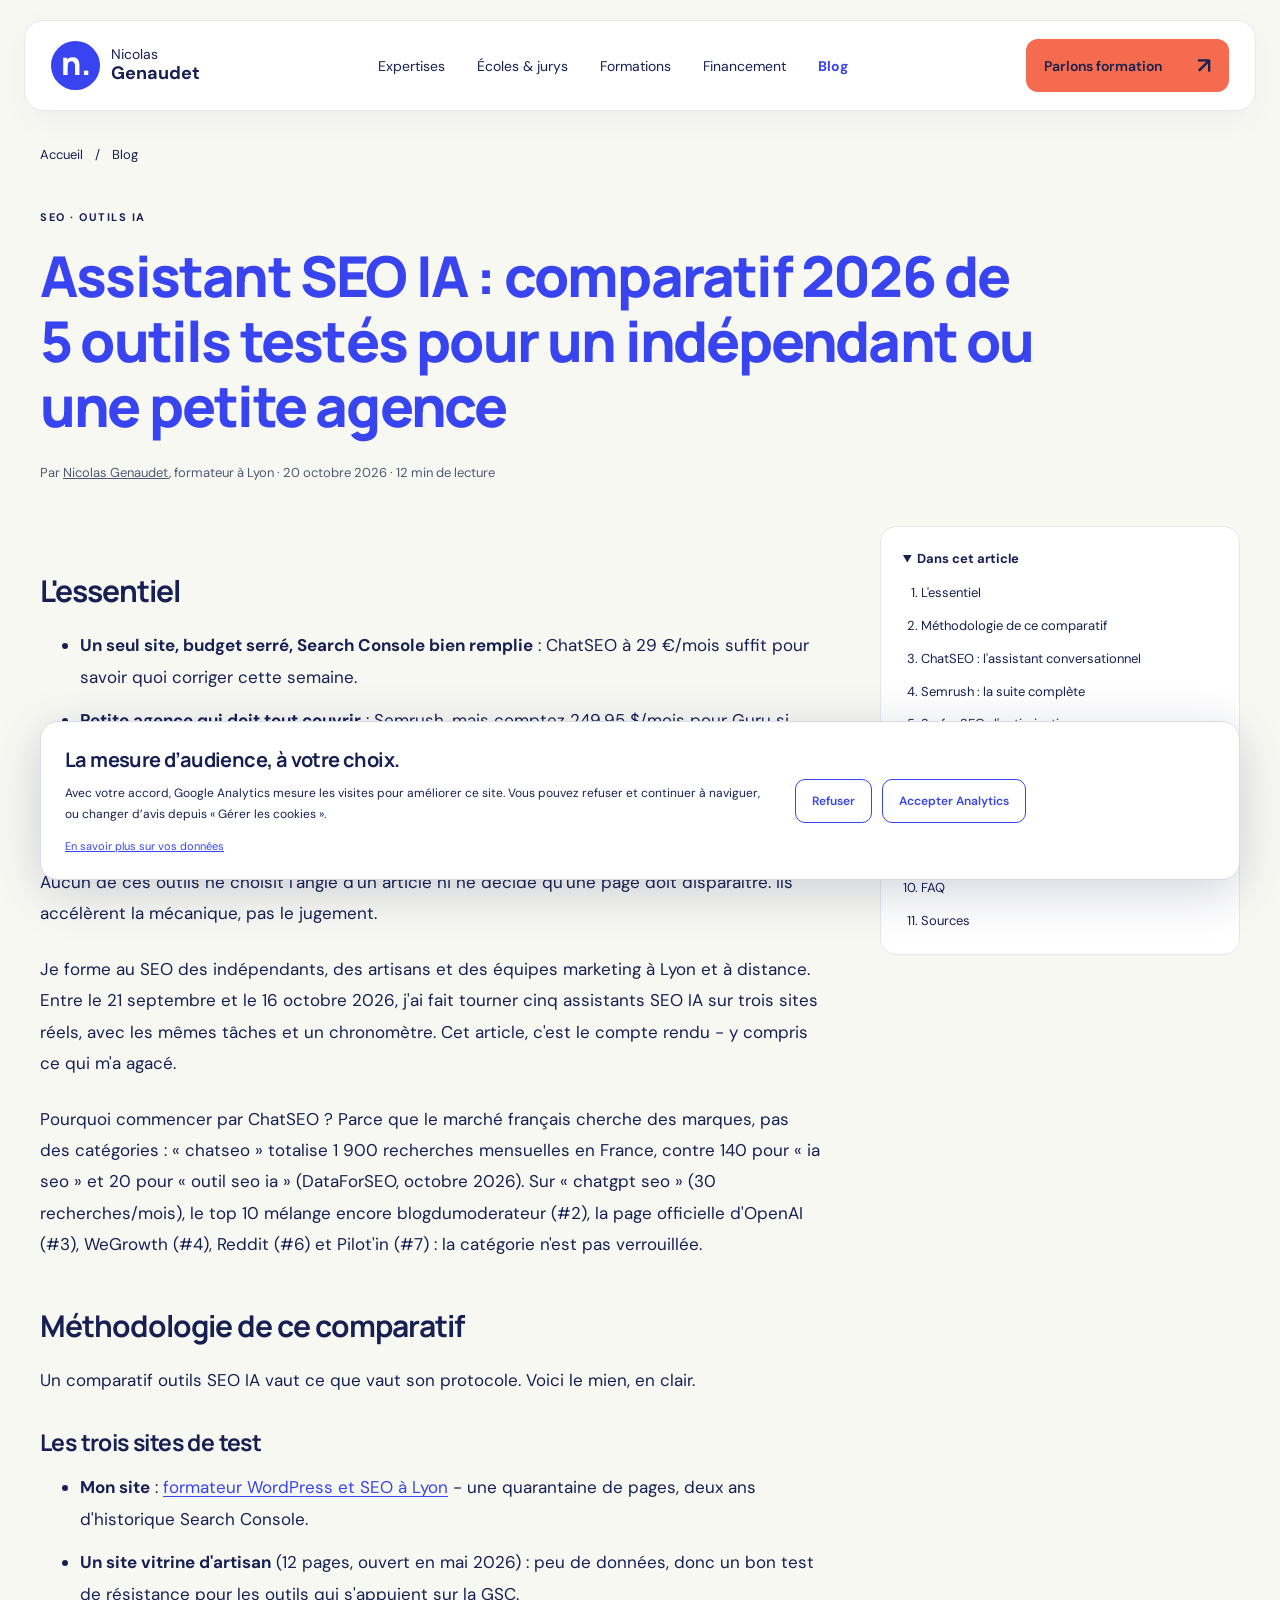
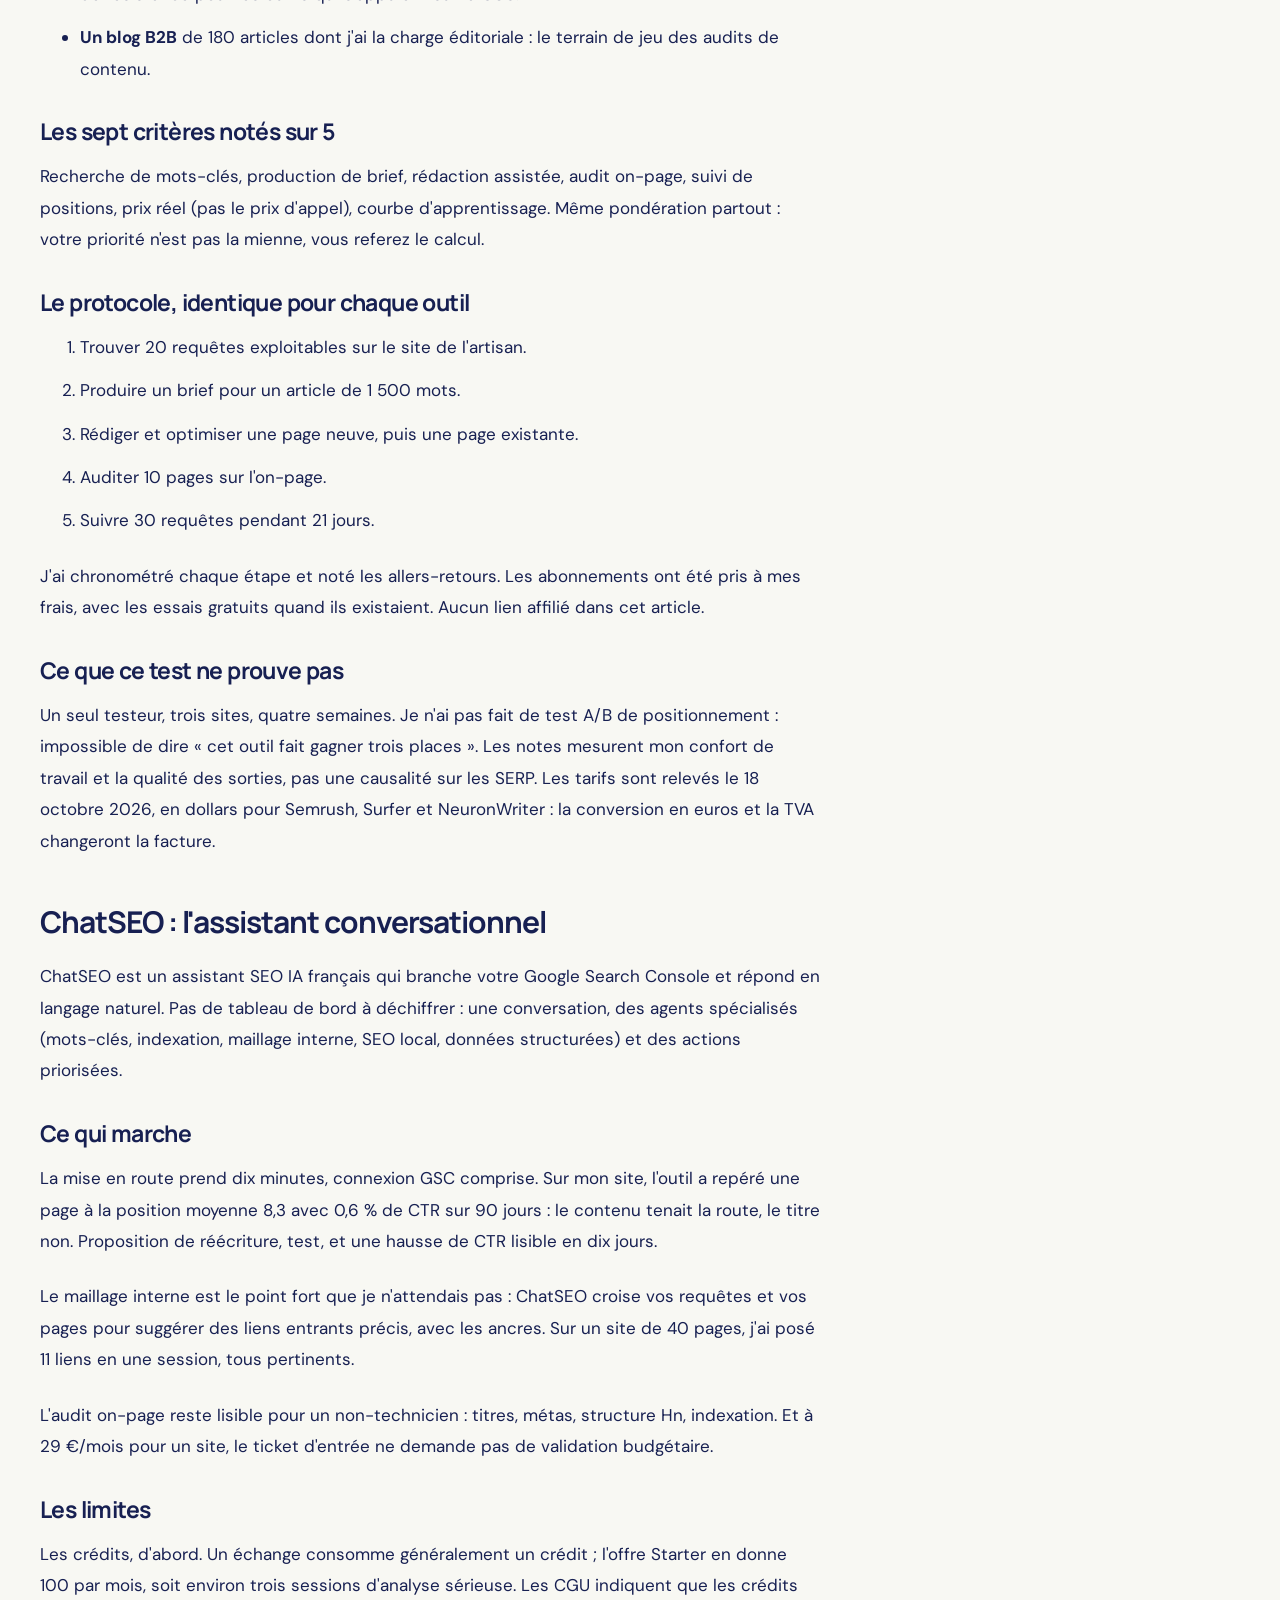
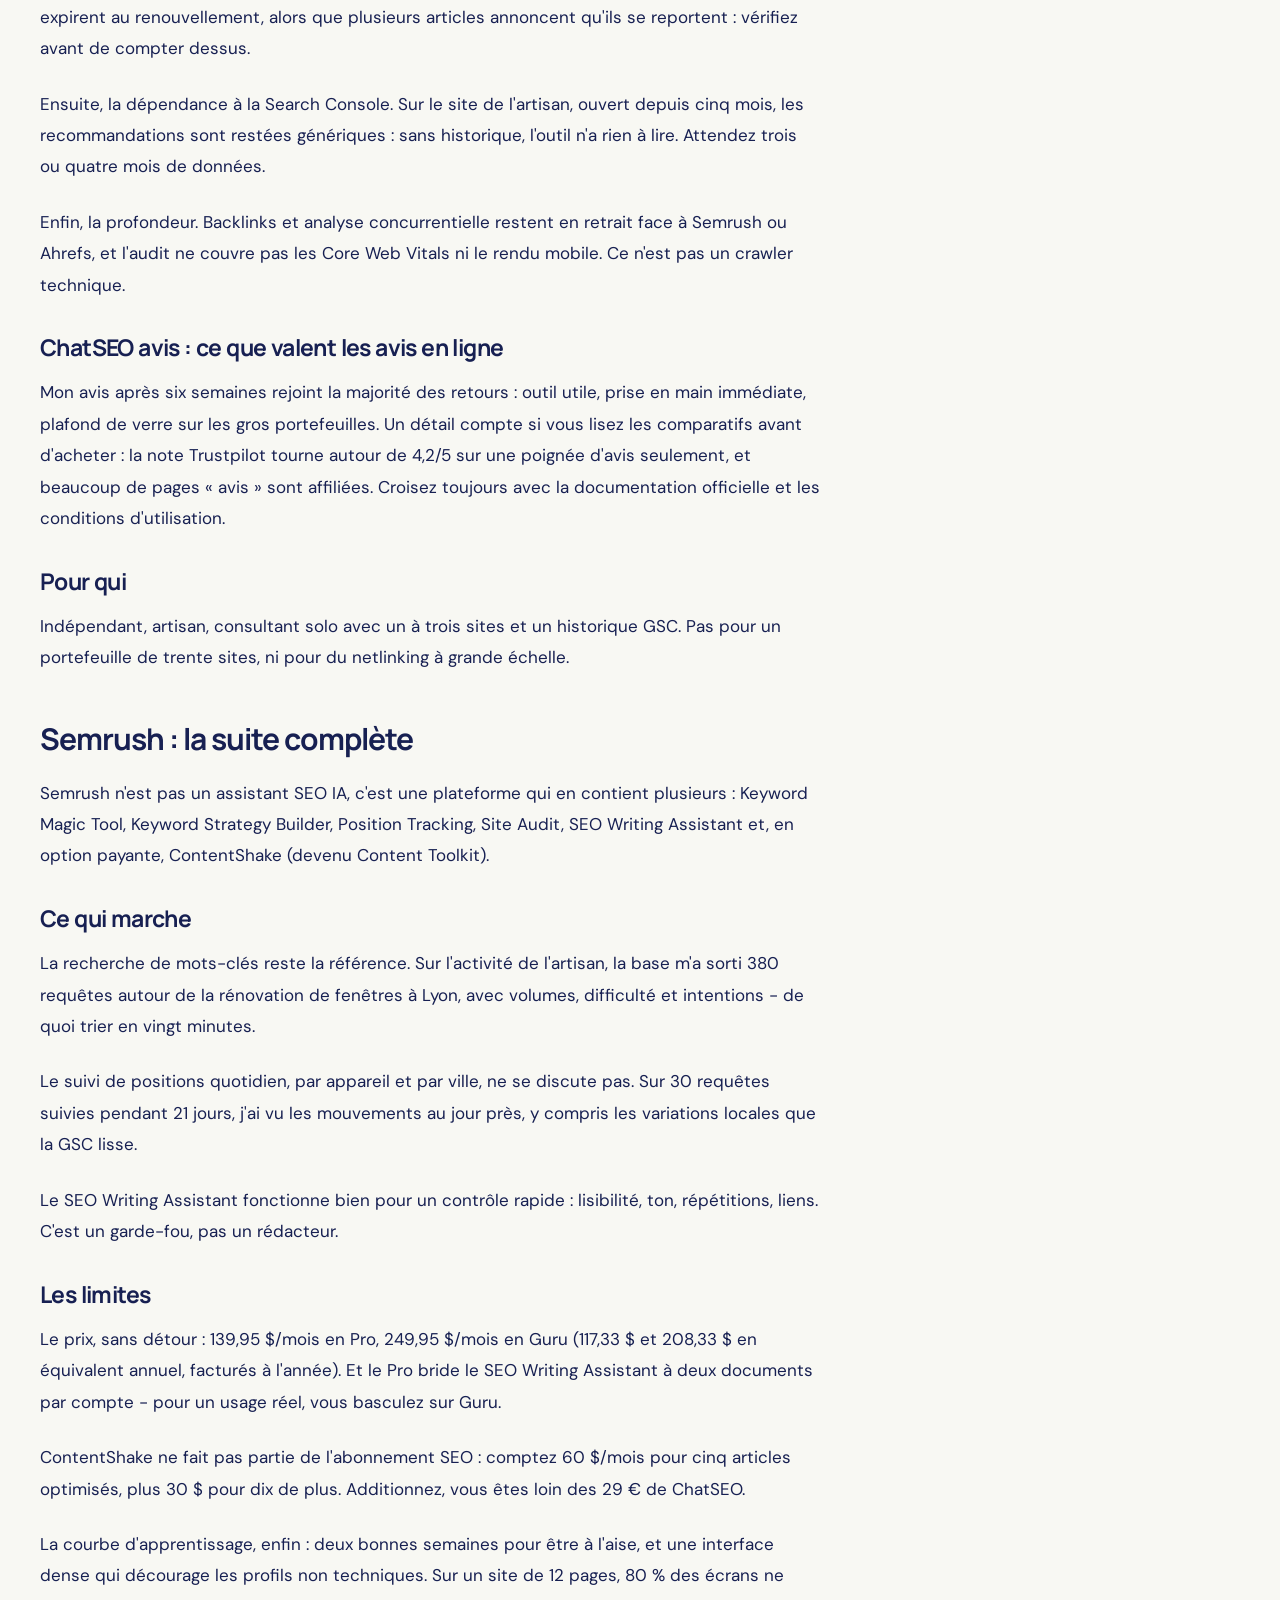
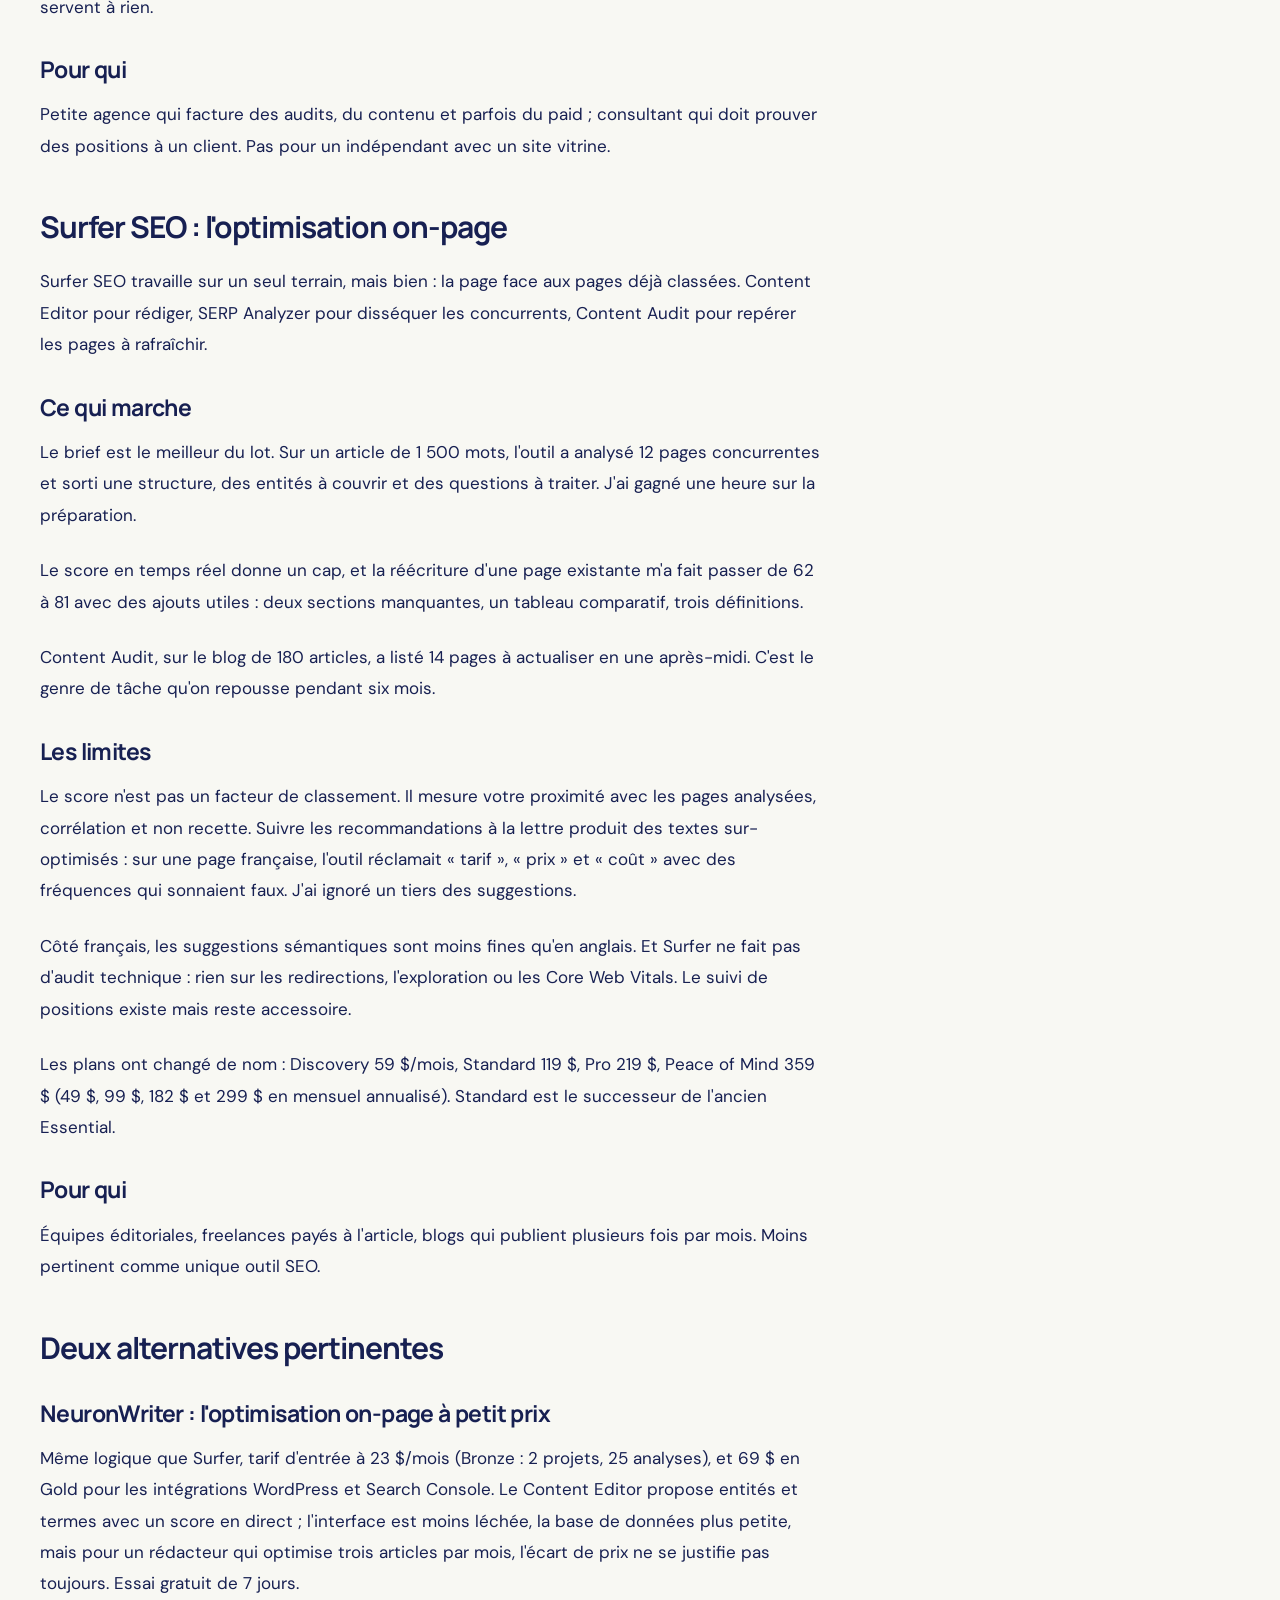
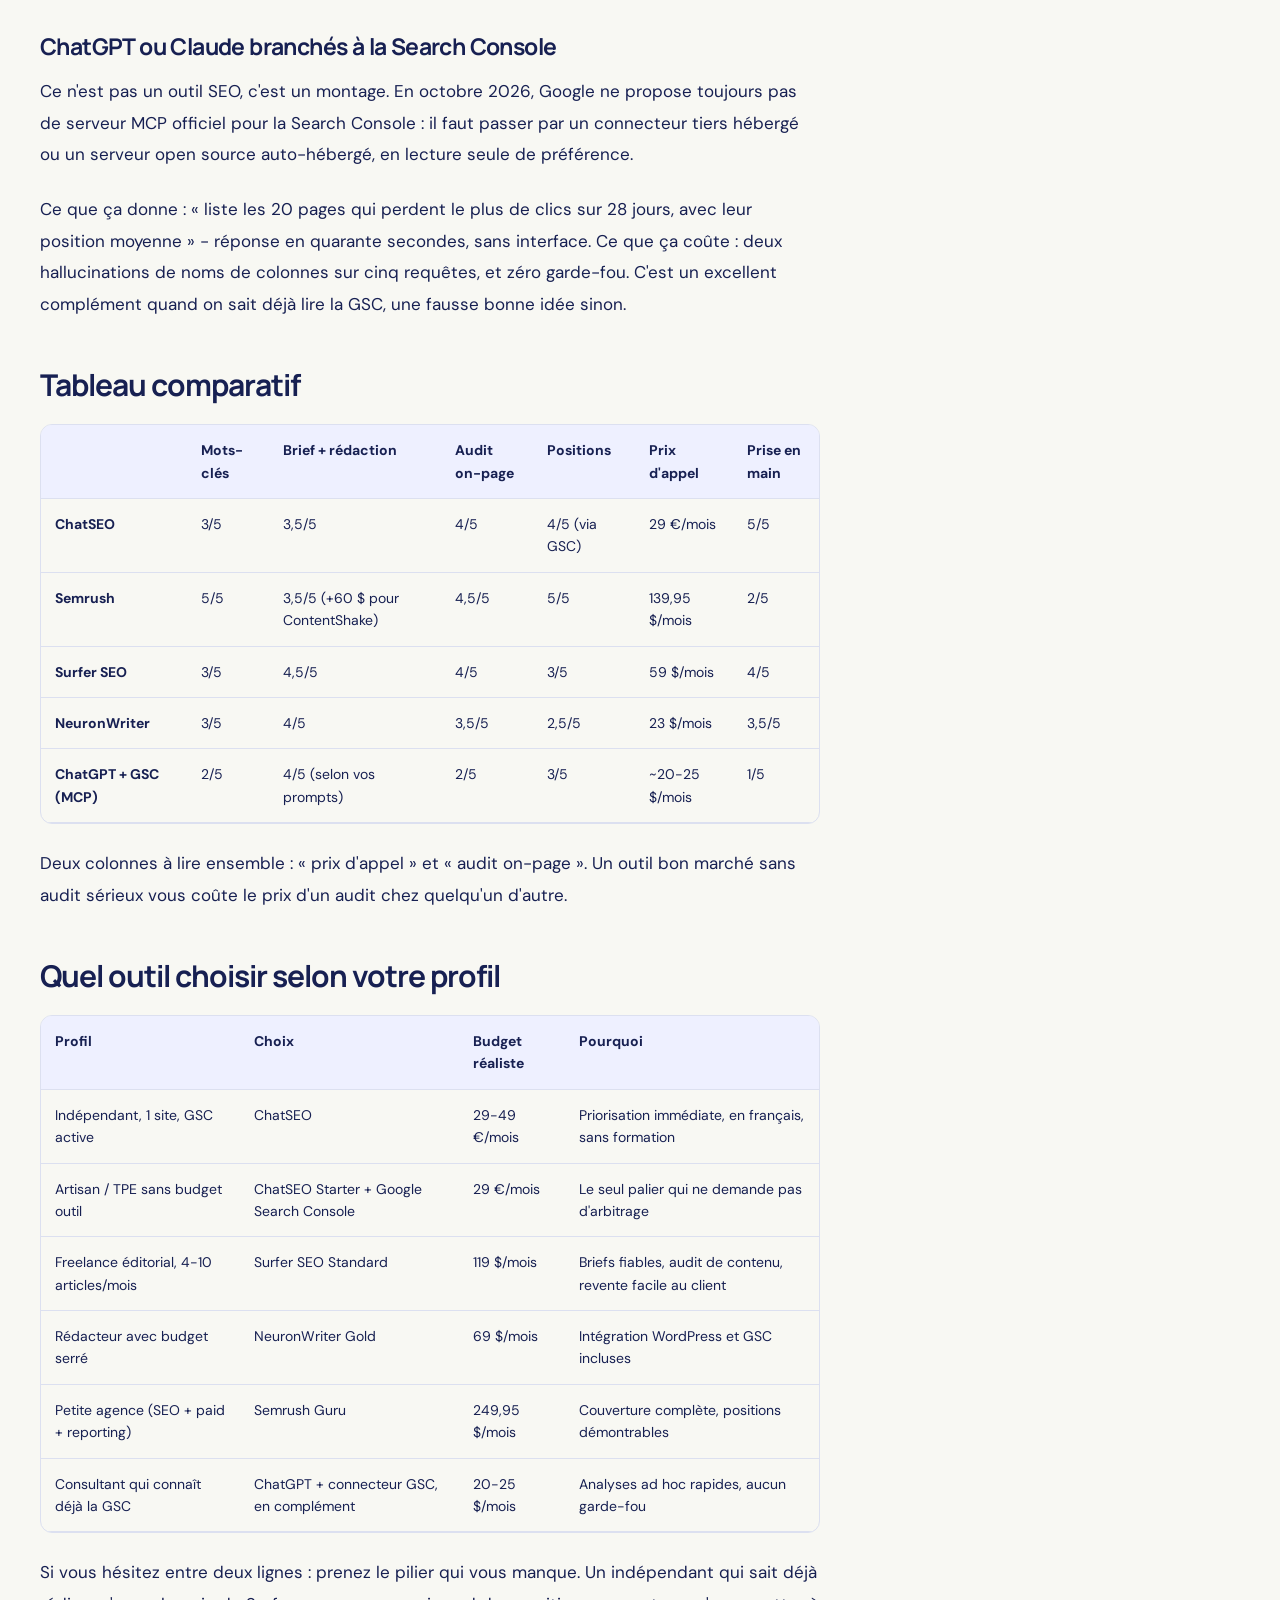
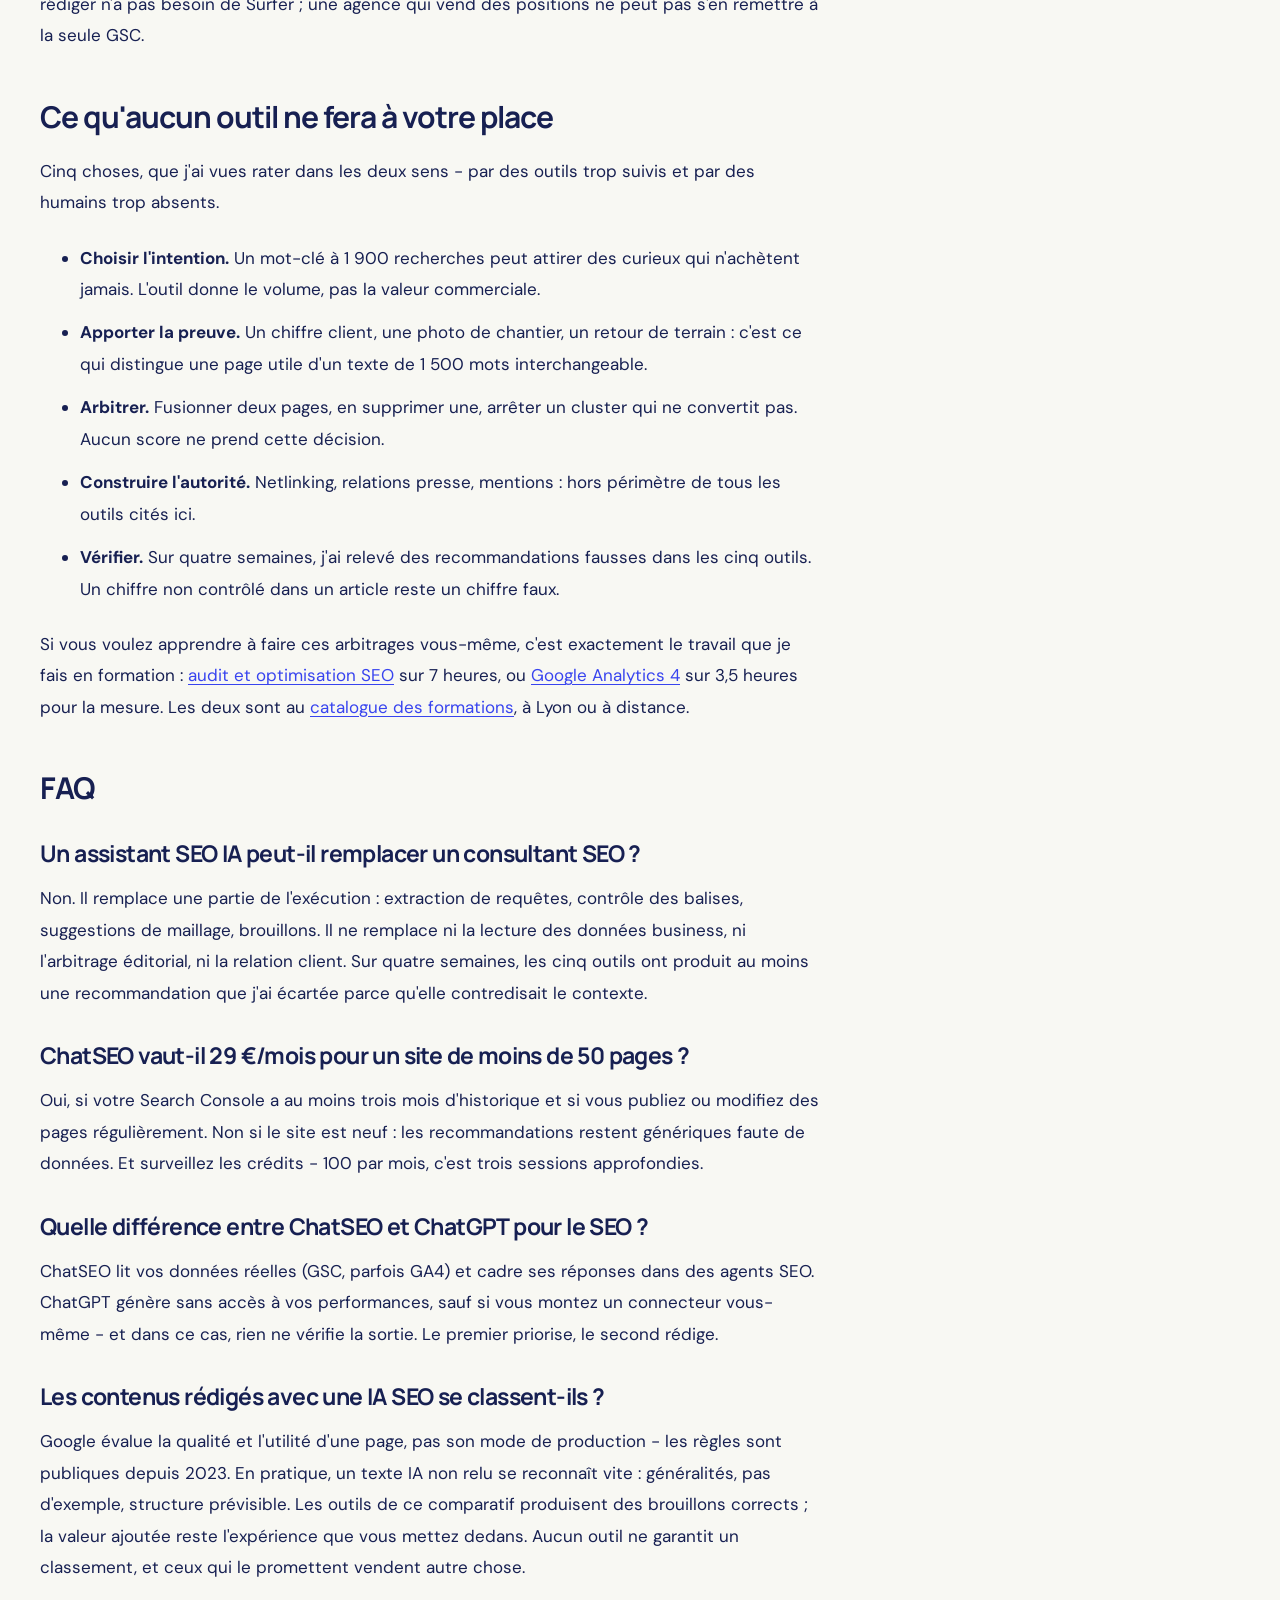
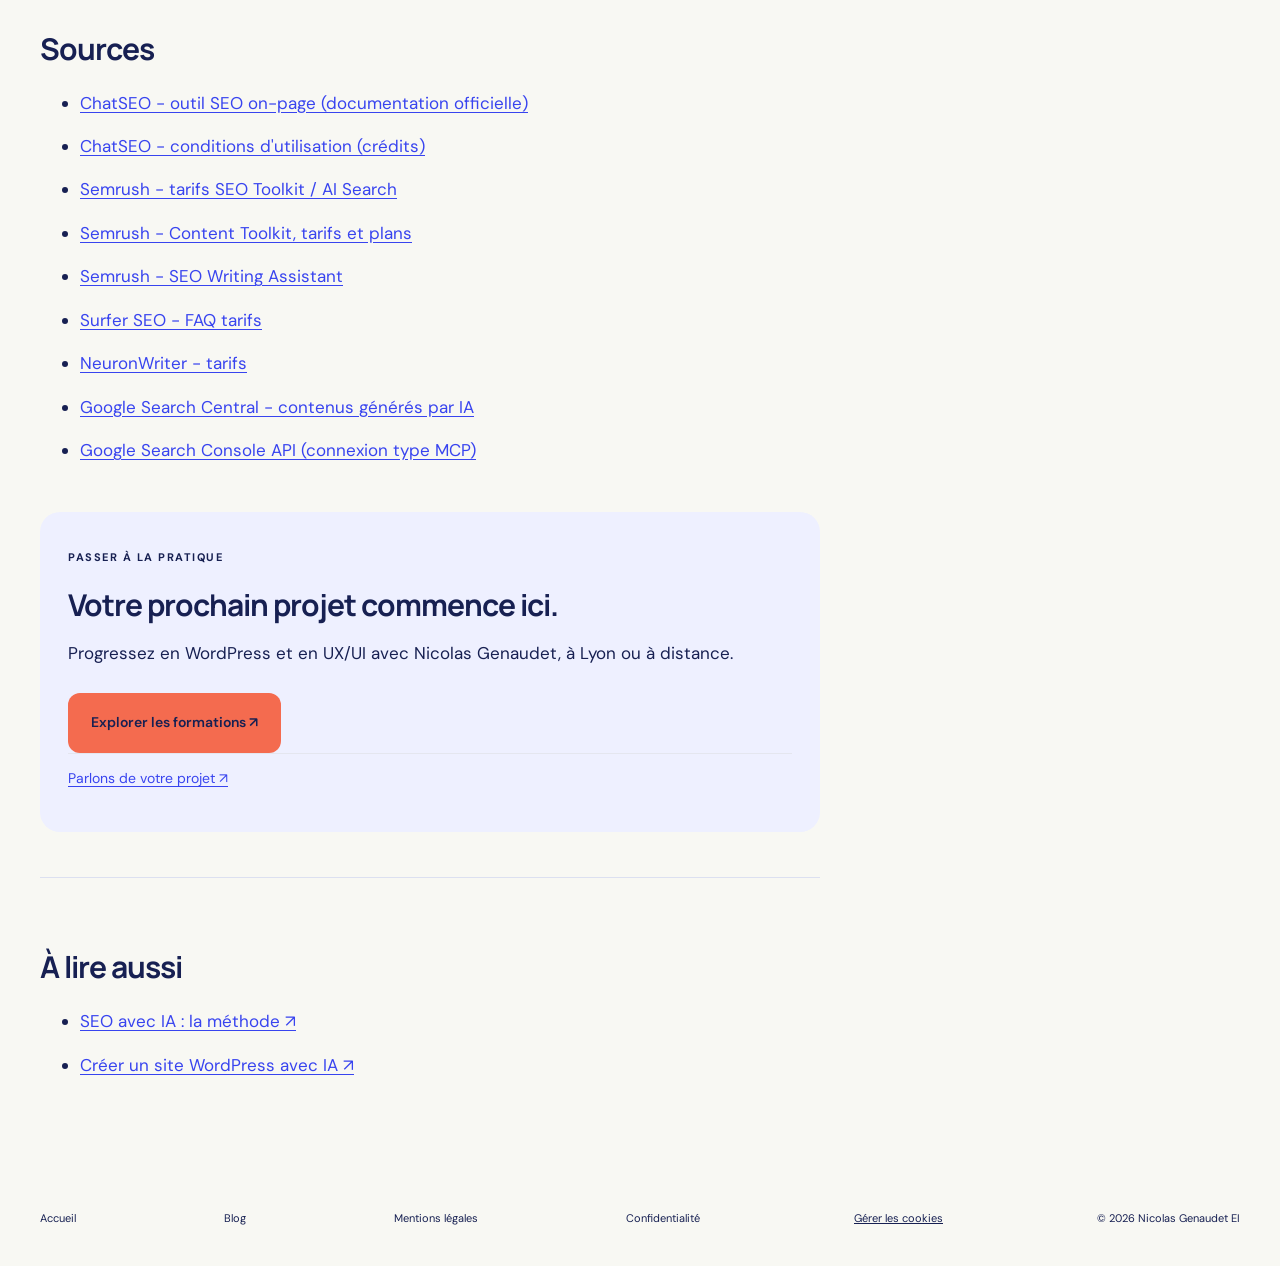
<file: assistant-seo-ia-comparatif.html>
<!doctype html>
<html lang="fr"><head><meta charset="utf-8"><meta name="viewport" content="width=device-width,initial-scale=1">
<title>Assistant SEO IA : comparatif 2026 de 5 outils testés pour un indépendant ou une petite agence | Nicolas Genaudet</title><meta name="description" content="ChatSEO, Semrush, Surfer SEO, NeuronWriter et les assistants connectés à Search Console : usages, limites et budgets comparés."><meta name="author" content="Nicolas Genaudet"><meta name="robots" content="index,follow,max-image-preview:large"><link rel="canonical" href="https://formateur-wordpress-lyon.fr/assistant-seo-ia-comparatif.html">
<meta property="og:type" content="article"><meta property="og:locale" content="fr_FR"><meta property="og:title" content="Assistant SEO IA : comparatif 2026 de 5 outils testés pour un indépendant ou une petite agence"><meta property="og:description" content="ChatSEO, Semrush, Surfer SEO, NeuronWriter et les assistants connectés à Search Console : usages, limites et budgets comparés."><meta property="og:url" content="https://formateur-wordpress-lyon.fr/assistant-seo-ia-comparatif.html"><meta property="og:image" content="https://formateur-wordpress-lyon.fr/social-preview.png"><meta property="og:image:alt" content="Nicolas Genaudet — Formateur WordPress à Lyon"><meta name="twitter:card" content="summary_large_image">
<link rel="icon" href="favicon.svg" type="image/svg+xml"><link rel="stylesheet" href="style.css"><link rel="stylesheet" href="blog.css">
<script type="application/ld+json">{"@context": "https://schema.org", "@graph": [{"@type": "Person", "@id": "https://formateur-wordpress-lyon.fr/#nicolas", "name": "Nicolas Genaudet", "url": "https://nicolas-genaudet.fr/", "jobTitle": "Formateur WordPress, UX/UI et SEO", "address": {"@type": "PostalAddress", "addressLocality": "Lyon", "addressCountry": "FR"}}, {"@type": "Article", "headline": "Assistant SEO IA : comparatif 2026 de 5 outils testés pour un indépendant ou une petite agence", "description": "ChatSEO, Semrush, Surfer SEO, NeuronWriter et les assistants connectés à Search Console : usages, limites et budgets comparés.", "datePublished": "2026-10-20", "dateModified": "2026-10-20", "author": {"@id": "https://formateur-wordpress-lyon.fr/#nicolas"}, "publisher": {"@id": "https://formateur-wordpress-lyon.fr/#nicolas"}, "mainEntityOfPage": "https://formateur-wordpress-lyon.fr/assistant-seo-ia-comparatif.html", "inLanguage": "fr-FR", "articleSection": "SEO"}, {"@type": "FAQPage", "mainEntity": [{"@type": "Question", "name": "Un assistant SEO IA peut-il remplacer un consultant SEO ?", "acceptedAnswer": {"@type": "Answer", "text": "Non. Il remplace une partie de l'exécution : extraction de requêtes, contrôle des balises, suggestions de maillage, brouillons. Il ne remplace ni la lecture des données business, ni l'arbitrage éditorial, ni la relation client. Sur quatre semaines, les cinq outils ont produit au moins une recommandation que j'ai écartée parce qu'elle contredisait le contexte."}}, {"@type": "Question", "name": "ChatSEO vaut-il 29 €/mois pour un site de moins de 50 pages ?", "acceptedAnswer": {"@type": "Answer", "text": "Oui, si votre Search Console a au moins trois mois d'historique et si vous publiez ou modifiez des pages régulièrement. Non si le site est neuf : les recommandations restent génériques faute de données. Et surveillez les crédits - 100 par mois, c'est trois sessions approfondies."}}, {"@type": "Question", "name": "Quelle différence entre ChatSEO et ChatGPT pour le SEO ?", "acceptedAnswer": {"@type": "Answer", "text": "ChatSEO lit vos données réelles (GSC, parfois GA4) et cadre ses réponses dans des agents SEO. ChatGPT génère sans accès à vos performances, sauf si vous montez un connecteur vous-même - et dans ce cas, rien ne vérifie la sortie. Le premier priorise, le second rédige."}}, {"@type": "Question", "name": "Les contenus rédigés avec une IA SEO se classent-ils ?", "acceptedAnswer": {"@type": "Answer", "text": "Google évalue la qualité et l'utilité d'une page, pas son mode de production - les règles sont publiques depuis 2023. En pratique, un texte IA non relu se reconnaît vite : généralités, pas d'exemple, structure prévisible. Les outils de ce comparatif produisent des brouillons corrects ; la valeur ajoutée reste l'expérience que vous mettez dedans. Aucun outil ne garantit un classement, et ceux qui le promettent vendent autre chose."}}]}, {"@type": "ItemList", "name": "Les cinq assistants SEO IA comparés", "itemListElement": [{"@type": "ListItem", "position": 1, "name": "ChatSEO", "url": "https://chatseo.app/", "description": "Assistant conversationnel connecté à Google Search Console."}, {"@type": "ListItem", "position": 2, "name": "Semrush", "url": "https://www.semrush.com/", "description": "Suite de recherche de mots-clés, audit et suivi de positions."}, {"@type": "ListItem", "position": 3, "name": "Surfer SEO", "url": "https://surferseo.com/", "description": "Briefs éditoriaux et optimisation on-page."}, {"@type": "ListItem", "position": 4, "name": "NeuronWriter", "url": "https://neuronwriter.com/", "description": "Optimisation sémantique et rédaction assistée."}, {"@type": "ListItem", "position": 5, "name": "ChatGPT + Search Console", "url": "https://chatgpt.com/", "description": "Assistant généraliste associé à un connecteur Search Console."}]}]}</script><script src="navigation.js" defer></script><script src="consent.js" defer></script></head>
<body><a class="skip" href="#main">Aller au contenu</a><header class="site-header">
            <a class="brand" href="index.html"><span class="brand-icon">n.</span><span>Nicolas<br><b>Genaudet</b></span></a>
            <button class="menu-toggle" aria-expanded="false" aria-controls="primary-navigation">Menu <span aria-hidden="true">☰</span></button>
            <nav id="primary-navigation" aria-label="Navigation principale">
                <a href="index.html#expertises">Expertises</a><a href="index.html#parcours">Écoles & jurys</a><a href="index.html#formations">Formations</a><a href="index.html#financement">Financement</a><a href="blog.html" aria-current="page">Blog</a>
            </nav>
            <a class="button coral small" href="index.html#contact">Parlons formation <span>↗</span></a>
        </header><main id="main"><div class="wrap article-shell"><nav class="breadcrumbs" aria-label="Fil d’Ariane"><a href="index.html">Accueil</a><span aria-hidden="true">/</span><a href="blog.html">Blog</a></nav><article><div class="article-heading"><span class="eyebrow">SEO · OUTILS IA</span><h1>Assistant SEO IA : comparatif 2026 de 5 outils testés pour un indépendant ou une petite agence</h1><p class="article-meta">Par <a href="index.html#parcours">Nicolas Genaudet</a>, formateur à Lyon · <time datetime="2026-10-20">20 octobre 2026</time> · 12 min de lecture</p></div><div class="article-layout"><div class="article-content"><h2 id="l-essentiel">L&#x27;essentiel</h2>
<ul><li><strong>Un seul site, budget serré, Search Console bien remplie</strong> : ChatSEO à 29 €/mois suffit pour savoir quoi corriger cette semaine.</li><li><strong>Petite agence qui doit tout couvrir</strong> : Semrush, mais comptez 249,95 $/mois pour Guru si vous voulez un SEO Writing Assistant vraiment utilisable.</li><li><strong>Production éditoriale régulière</strong> : Surfer SEO pour le brief et l&#x27;on-page - NeuronWriter si le budget bloque.</li></ul>
<p>Aucun de ces outils ne choisit l&#x27;angle d&#x27;un article ni ne décide qu&#x27;une page doit disparaître. Ils accélèrent la mécanique, pas le jugement.</p>
<p>Je forme au SEO des indépendants, des artisans et des équipes marketing à Lyon et à distance. Entre le 21 septembre et le 16 octobre 2026, j&#x27;ai fait tourner cinq assistants SEO IA sur trois sites réels, avec les mêmes tâches et un chronomètre. Cet article, c&#x27;est le compte rendu - y compris ce qui m&#x27;a agacé.</p>
<p>Pourquoi commencer par ChatSEO ? Parce que le marché français cherche des marques, pas des catégories : « chatseo » totalise 1 900 recherches mensuelles en France, contre 140 pour « ia seo » et 20 pour « outil seo ia » (DataForSEO, octobre 2026). Sur « chatgpt seo » (30 recherches/mois), le top 10 mélange encore blogdumoderateur (#2), la page officielle d&#x27;OpenAI (#3), WeGrowth (#4), Reddit (#6) et Pilot&#x27;in (#7) : la catégorie n&#x27;est pas verrouillée.</p>
<h2 id="methodologie-de-ce-comparatif">Méthodologie de ce comparatif</h2>
<p>Un comparatif outils SEO IA vaut ce que vaut son protocole. Voici le mien, en clair.</p>
<h3 id="les-trois-sites-de-test">Les trois sites de test</h3>
<ul><li><strong>Mon site</strong> : <a href="https://formateur-wordpress-lyon.fr/">formateur WordPress et SEO à Lyon</a> - une quarantaine de pages, deux ans d&#x27;historique Search Console.</li><li><strong>Un site vitrine d&#x27;artisan</strong> (12 pages, ouvert en mai 2026) : peu de données, donc un bon test de résistance pour les outils qui s&#x27;appuient sur la GSC.</li><li><strong>Un blog B2B</strong> de 180 articles dont j&#x27;ai la charge éditoriale : le terrain de jeu des audits de contenu.</li></ul>
<h3 id="les-sept-criteres-notes-sur-5">Les sept critères notés sur 5</h3>
<p>Recherche de mots-clés, production de brief, rédaction assistée, audit on-page, suivi de positions, prix réel (pas le prix d&#x27;appel), courbe d&#x27;apprentissage. Même pondération partout : votre priorité n&#x27;est pas la mienne, vous referez le calcul.</p>
<h3 id="le-protocole-identique-pour-chaque-outil">Le protocole, identique pour chaque outil</h3>
<ol><li>Trouver 20 requêtes exploitables sur le site de l&#x27;artisan.</li><li>Produire un brief pour un article de 1 500 mots.</li><li>Rédiger et optimiser une page neuve, puis une page existante.</li><li>Auditer 10 pages sur l&#x27;on-page.</li><li>Suivre 30 requêtes pendant 21 jours.</li></ol>
<p>J&#x27;ai chronométré chaque étape et noté les allers-retours. Les abonnements ont été pris à mes frais, avec les essais gratuits quand ils existaient. Aucun lien affilié dans cet article.</p>
<h3 id="ce-que-ce-test-ne-prouve-pas">Ce que ce test ne prouve pas</h3>
<p>Un seul testeur, trois sites, quatre semaines. Je n&#x27;ai pas fait de test A/B de positionnement : impossible de dire « cet outil fait gagner trois places ». Les notes mesurent mon confort de travail et la qualité des sorties, pas une causalité sur les SERP. Les tarifs sont relevés le 18 octobre 2026, en dollars pour Semrush, Surfer et NeuronWriter : la conversion en euros et la TVA changeront la facture.</p>
<h2 id="chatseo-l-assistant-conversationnel">ChatSEO : l&#x27;assistant conversationnel</h2>
<p>ChatSEO est un assistant SEO IA français qui branche votre Google Search Console et répond en langage naturel. Pas de tableau de bord à déchiffrer : une conversation, des agents spécialisés (mots-clés, indexation, maillage interne, SEO local, données structurées) et des actions priorisées.</p>
<h3 id="ce-qui-marche">Ce qui marche</h3>
<p>La mise en route prend dix minutes, connexion GSC comprise. Sur mon site, l&#x27;outil a repéré une page à la position moyenne 8,3 avec 0,6 % de CTR sur 90 jours : le contenu tenait la route, le titre non. Proposition de réécriture, test, et une hausse de CTR lisible en dix jours.</p>
<p>Le maillage interne est le point fort que je n&#x27;attendais pas : ChatSEO croise vos requêtes et vos pages pour suggérer des liens entrants précis, avec les ancres. Sur un site de 40 pages, j&#x27;ai posé 11 liens en une session, tous pertinents.</p>
<p>L&#x27;audit on-page reste lisible pour un non-technicien : titres, métas, structure Hn, indexation. Et à 29 €/mois pour un site, le ticket d&#x27;entrée ne demande pas de validation budgétaire.</p>
<h3 id="les-limites">Les limites</h3>
<p>Les crédits, d&#x27;abord. Un échange consomme généralement un crédit ; l&#x27;offre Starter en donne 100 par mois, soit environ trois sessions d&#x27;analyse sérieuse. Les CGU indiquent que les crédits expirent au renouvellement, alors que plusieurs articles annoncent qu&#x27;ils se reportent : vérifiez avant de compter dessus.</p>
<p>Ensuite, la dépendance à la Search Console. Sur le site de l&#x27;artisan, ouvert depuis cinq mois, les recommandations sont restées génériques : sans historique, l&#x27;outil n&#x27;a rien à lire. Attendez trois ou quatre mois de données.</p>
<p>Enfin, la profondeur. Backlinks et analyse concurrentielle restent en retrait face à Semrush ou Ahrefs, et l&#x27;audit ne couvre pas les Core Web Vitals ni le rendu mobile. Ce n&#x27;est pas un crawler technique.</p>
<h3 id="chatseo-avis-ce-que-valent-les-avis-en-ligne">ChatSEO avis : ce que valent les avis en ligne</h3>
<p>Mon avis après six semaines rejoint la majorité des retours : outil utile, prise en main immédiate, plafond de verre sur les gros portefeuilles. Un détail compte si vous lisez les comparatifs avant d&#x27;acheter : la note Trustpilot tourne autour de 4,2/5 sur une poignée d&#x27;avis seulement, et beaucoup de pages « avis » sont affiliées. Croisez toujours avec la documentation officielle et les conditions d&#x27;utilisation.</p>
<h3 id="pour-qui">Pour qui</h3>
<p>Indépendant, artisan, consultant solo avec un à trois sites et un historique GSC. Pas pour un portefeuille de trente sites, ni pour du netlinking à grande échelle.</p>
<h2 id="semrush-la-suite-complete">Semrush : la suite complète</h2>
<p>Semrush n&#x27;est pas un assistant SEO IA, c&#x27;est une plateforme qui en contient plusieurs : Keyword Magic Tool, Keyword Strategy Builder, Position Tracking, Site Audit, SEO Writing Assistant et, en option payante, ContentShake (devenu Content Toolkit).</p>
<h3 id="ce-qui-marche-2">Ce qui marche</h3>
<p>La recherche de mots-clés reste la référence. Sur l&#x27;activité de l&#x27;artisan, la base m&#x27;a sorti 380 requêtes autour de la rénovation de fenêtres à Lyon, avec volumes, difficulté et intentions - de quoi trier en vingt minutes.</p>
<p>Le suivi de positions quotidien, par appareil et par ville, ne se discute pas. Sur 30 requêtes suivies pendant 21 jours, j&#x27;ai vu les mouvements au jour près, y compris les variations locales que la GSC lisse.</p>
<p>Le SEO Writing Assistant fonctionne bien pour un contrôle rapide : lisibilité, ton, répétitions, liens. C&#x27;est un garde-fou, pas un rédacteur.</p>
<h3 id="les-limites-2">Les limites</h3>
<p>Le prix, sans détour : 139,95 $/mois en Pro, 249,95 $/mois en Guru (117,33 $ et 208,33 $ en équivalent annuel, facturés à l&#x27;année). Et le Pro bride le SEO Writing Assistant à deux documents par compte - pour un usage réel, vous basculez sur Guru.</p>
<p>ContentShake ne fait pas partie de l&#x27;abonnement SEO : comptez 60 $/mois pour cinq articles optimisés, plus 30 $ pour dix de plus. Additionnez, vous êtes loin des 29 € de ChatSEO.</p>
<p>La courbe d&#x27;apprentissage, enfin : deux bonnes semaines pour être à l&#x27;aise, et une interface dense qui décourage les profils non techniques. Sur un site de 12 pages, 80 % des écrans ne servent à rien.</p>
<h3 id="pour-qui-2">Pour qui</h3>
<p>Petite agence qui facture des audits, du contenu et parfois du paid ; consultant qui doit prouver des positions à un client. Pas pour un indépendant avec un site vitrine.</p>
<h2 id="surfer-seo-l-optimisation-on-page">Surfer SEO : l&#x27;optimisation on-page</h2>
<p>Surfer SEO travaille sur un seul terrain, mais bien : la page face aux pages déjà classées. Content Editor pour rédiger, SERP Analyzer pour disséquer les concurrents, Content Audit pour repérer les pages à rafraîchir.</p>
<h3 id="ce-qui-marche-3">Ce qui marche</h3>
<p>Le brief est le meilleur du lot. Sur un article de 1 500 mots, l&#x27;outil a analysé 12 pages concurrentes et sorti une structure, des entités à couvrir et des questions à traiter. J&#x27;ai gagné une heure sur la préparation.</p>
<p>Le score en temps réel donne un cap, et la réécriture d&#x27;une page existante m&#x27;a fait passer de 62 à 81 avec des ajouts utiles : deux sections manquantes, un tableau comparatif, trois définitions.</p>
<p>Content Audit, sur le blog de 180 articles, a listé 14 pages à actualiser en une après-midi. C&#x27;est le genre de tâche qu&#x27;on repousse pendant six mois.</p>
<h3 id="les-limites-3">Les limites</h3>
<p>Le score n&#x27;est pas un facteur de classement. Il mesure votre proximité avec les pages analysées, corrélation et non recette. Suivre les recommandations à la lettre produit des textes sur-optimisés : sur une page française, l&#x27;outil réclamait « tarif », « prix » et « coût » avec des fréquences qui sonnaient faux. J&#x27;ai ignoré un tiers des suggestions.</p>
<p>Côté français, les suggestions sémantiques sont moins fines qu&#x27;en anglais. Et Surfer ne fait pas d&#x27;audit technique : rien sur les redirections, l&#x27;exploration ou les Core Web Vitals. Le suivi de positions existe mais reste accessoire.</p>
<p>Les plans ont changé de nom : Discovery 59 $/mois, Standard 119 $, Pro 219 $, Peace of Mind 359 $ (49 $, 99 $, 182 $ et 299 $ en mensuel annualisé). Standard est le successeur de l&#x27;ancien Essential.</p>
<h3 id="pour-qui-3">Pour qui</h3>
<p>Équipes éditoriales, freelances payés à l&#x27;article, blogs qui publient plusieurs fois par mois. Moins pertinent comme unique outil SEO.</p>
<h2 id="deux-alternatives-pertinentes">Deux alternatives pertinentes</h2>
<h3 id="neuronwriter-l-optimisation-on-page-a-petit-prix">NeuronWriter : l&#x27;optimisation on-page à petit prix</h3>
<p>Même logique que Surfer, tarif d&#x27;entrée à 23 $/mois (Bronze : 2 projets, 25 analyses), et 69 $ en Gold pour les intégrations WordPress et Search Console. Le Content Editor propose entités et termes avec un score en direct ; l&#x27;interface est moins léchée, la base de données plus petite, mais pour un rédacteur qui optimise trois articles par mois, l&#x27;écart de prix ne se justifie pas toujours. Essai gratuit de 7 jours.</p>
<h3 id="chatgpt-ou-claude-branches-a-la-search-console">ChatGPT ou Claude branchés à la Search Console</h3>
<p>Ce n&#x27;est pas un outil SEO, c&#x27;est un montage. En octobre 2026, Google ne propose toujours pas de serveur MCP officiel pour la Search Console : il faut passer par un connecteur tiers hébergé ou un serveur open source auto-hébergé, en lecture seule de préférence.</p>
<p>Ce que ça donne : « liste les 20 pages qui perdent le plus de clics sur 28 jours, avec leur position moyenne » - réponse en quarante secondes, sans interface. Ce que ça coûte : deux hallucinations de noms de colonnes sur cinq requêtes, et zéro garde-fou. C&#x27;est un excellent complément quand on sait déjà lire la GSC, une fausse bonne idée sinon.</p>
<h2 id="tableau-comparatif">Tableau comparatif</h2>
<div class="table-scroll" tabindex="0" role="region" aria-label="Tableau comparatif"><table><thead><tr><th scope="col"></th><th scope="col">Mots-clés</th><th scope="col">Brief + rédaction</th><th scope="col">Audit on-page</th><th scope="col">Positions</th><th scope="col">Prix d&#x27;appel</th><th scope="col">Prise en main</th></tr></thead><tbody><tr><td><strong>ChatSEO</strong></td><td>3/5</td><td>3,5/5</td><td>4/5</td><td>4/5 (via GSC)</td><td>29 €/mois</td><td>5/5</td></tr><tr><td><strong>Semrush</strong></td><td>5/5</td><td>3,5/5 (+60 $ pour ContentShake)</td><td>4,5/5</td><td>5/5</td><td>139,95 $/mois</td><td>2/5</td></tr><tr><td><strong>Surfer SEO</strong></td><td>3/5</td><td>4,5/5</td><td>4/5</td><td>3/5</td><td>59 $/mois</td><td>4/5</td></tr><tr><td><strong>NeuronWriter</strong></td><td>3/5</td><td>4/5</td><td>3,5/5</td><td>2,5/5</td><td>23 $/mois</td><td>3,5/5</td></tr><tr><td><strong>ChatGPT + GSC (MCP)</strong></td><td>2/5</td><td>4/5 (selon vos prompts)</td><td>2/5</td><td>3/5</td><td>~20-25 $/mois</td><td>1/5</td></tr></tbody></table></div>
<p>Deux colonnes à lire ensemble : « prix d&#x27;appel » et « audit on-page ». Un outil bon marché sans audit sérieux vous coûte le prix d&#x27;un audit chez quelqu&#x27;un d&#x27;autre.</p>
<h2 id="quel-outil-choisir-selon-votre-profil">Quel outil choisir selon votre profil</h2>
<div class="table-scroll" tabindex="0" role="region" aria-label="Tableau comparatif"><table><thead><tr><th scope="col">Profil</th><th scope="col">Choix</th><th scope="col">Budget réaliste</th><th scope="col">Pourquoi</th></tr></thead><tbody><tr><td>Indépendant, 1 site, GSC active</td><td>ChatSEO</td><td>29-49 €/mois</td><td>Priorisation immédiate, en français, sans formation</td></tr><tr><td>Artisan / TPE sans budget outil</td><td>ChatSEO Starter + Google Search Console</td><td>29 €/mois</td><td>Le seul palier qui ne demande pas d&#x27;arbitrage</td></tr><tr><td>Freelance éditorial, 4-10 articles/mois</td><td>Surfer SEO Standard</td><td>119 $/mois</td><td>Briefs fiables, audit de contenu, revente facile au client</td></tr><tr><td>Rédacteur avec budget serré</td><td>NeuronWriter Gold</td><td>69 $/mois</td><td>Intégration WordPress et GSC incluses</td></tr><tr><td>Petite agence (SEO + paid + reporting)</td><td>Semrush Guru</td><td>249,95 $/mois</td><td>Couverture complète, positions démontrables</td></tr><tr><td>Consultant qui connaît déjà la GSC</td><td>ChatGPT + connecteur GSC, en complément</td><td>20-25 $/mois</td><td>Analyses ad hoc rapides, aucun garde-fou</td></tr></tbody></table></div>
<p>Si vous hésitez entre deux lignes : prenez le pilier qui vous manque. Un indépendant qui sait déjà rédiger n&#x27;a pas besoin de Surfer ; une agence qui vend des positions ne peut pas s&#x27;en remettre à la seule GSC.</p>
<h2 id="ce-qu-aucun-outil-ne-fera-a-votre-place">Ce qu&#x27;aucun outil ne fera à votre place</h2>
<p>Cinq choses, que j&#x27;ai vues rater dans les deux sens - par des outils trop suivis et par des humains trop absents.</p>
<ul><li><strong>Choisir l&#x27;intention.</strong> Un mot-clé à 1 900 recherches peut attirer des curieux qui n&#x27;achètent jamais. L&#x27;outil donne le volume, pas la valeur commerciale.</li><li><strong>Apporter la preuve.</strong> Un chiffre client, une photo de chantier, un retour de terrain : c&#x27;est ce qui distingue une page utile d&#x27;un texte de 1 500 mots interchangeable.</li><li><strong>Arbitrer.</strong> Fusionner deux pages, en supprimer une, arrêter un cluster qui ne convertit pas. Aucun score ne prend cette décision.</li><li><strong>Construire l&#x27;autorité.</strong> Netlinking, relations presse, mentions : hors périmètre de tous les outils cités ici.</li><li><strong>Vérifier.</strong> Sur quatre semaines, j&#x27;ai relevé des recommandations fausses dans les cinq outils. Un chiffre non contrôlé dans un article reste un chiffre faux.</li></ul>
<p>Si vous voulez apprendre à faire ces arbitrages vous-même, c&#x27;est exactement le travail que je fais en formation : <a href="https://pilot-in.catalogueformpro.com/6/acquisition-communication/957781/acquisition-communication-strategie-seo-audit-optimisation">audit et optimisation SEO</a> sur 7 heures, ou <a href="https://pilot-in.catalogueformpro.com/8/strategie-productivite/1306432/strategie-productivite-maitriser-google-analytics-ga4">Google Analytics 4</a> sur 3,5 heures pour la mesure. Les deux sont au <a href="https://formateur-wordpress-lyon.fr/#formations">catalogue des formations</a>, à Lyon ou à distance.</p>
<h2 id="faq">FAQ</h2>
<h3 id="un-assistant-seo-ia-peut-il-remplacer-un-consultant-seo">Un assistant SEO IA peut-il remplacer un consultant SEO ?</h3>
<p>Non. Il remplace une partie de l&#x27;exécution : extraction de requêtes, contrôle des balises, suggestions de maillage, brouillons. Il ne remplace ni la lecture des données business, ni l&#x27;arbitrage éditorial, ni la relation client. Sur quatre semaines, les cinq outils ont produit au moins une recommandation que j&#x27;ai écartée parce qu&#x27;elle contredisait le contexte.</p>
<h3 id="chatseo-vaut-il-29-mois-pour-un-site-de-moins-de-50-pages">ChatSEO vaut-il 29 €/mois pour un site de moins de 50 pages ?</h3>
<p>Oui, si votre Search Console a au moins trois mois d&#x27;historique et si vous publiez ou modifiez des pages régulièrement. Non si le site est neuf : les recommandations restent génériques faute de données. Et surveillez les crédits - 100 par mois, c&#x27;est trois sessions approfondies.</p>
<h3 id="quelle-difference-entre-chatseo-et-chatgpt-pour-le-seo">Quelle différence entre ChatSEO et ChatGPT pour le SEO ?</h3>
<p>ChatSEO lit vos données réelles (GSC, parfois GA4) et cadre ses réponses dans des agents SEO. ChatGPT génère sans accès à vos performances, sauf si vous montez un connecteur vous-même - et dans ce cas, rien ne vérifie la sortie. Le premier priorise, le second rédige.</p>
<h3 id="les-contenus-rediges-avec-une-ia-seo-se-classent-ils">Les contenus rédigés avec une IA SEO se classent-ils ?</h3>
<p>Google évalue la qualité et l&#x27;utilité d&#x27;une page, pas son mode de production - les règles sont publiques depuis 2023. En pratique, un texte IA non relu se reconnaît vite : généralités, pas d&#x27;exemple, structure prévisible. Les outils de ce comparatif produisent des brouillons corrects ; la valeur ajoutée reste l&#x27;expérience que vous mettez dedans. Aucun outil ne garantit un classement, et ceux qui le promettent vendent autre chose.</p>
<h2 id="sources">Sources</h2>
<ul><li><a href="https://chatseo.app/fr/fonctionnalites/outil-seo-on-page">ChatSEO - outil SEO on-page (documentation officielle)</a></li><li><a href="https://chatseo.app/fr/terms">ChatSEO - conditions d&#x27;utilisation (crédits)</a></li><li><a href="https://www.semrush.com/pricing/seo-ai-search/">Semrush - tarifs SEO Toolkit / AI Search</a></li><li><a href="https://www.semrush.com/kb/1536-content-toolkit-pricing-and-plans">Semrush - Content Toolkit, tarifs et plans</a></li><li><a href="https://www.semrush.com/kb/814-seo-writing-assistant">Semrush - SEO Writing Assistant</a></li><li><a href="https://docs.surferseo.com/en/articles/7545943-pricing-faq">Surfer SEO - FAQ tarifs</a></li><li><a href="https://neuronwriter.com/pricing-neuron/">NeuronWriter - tarifs</a></li><li><a href="https://developers.google.com/search/blog/2023/02/google-search-and-ai-content">Google Search Central - contenus générés par IA</a></li><li><a href="https://developers.google.com/webmaster-tools">Google Search Console API (connexion type MCP)</a></li></ul><aside class="article-cta"><span class="eyebrow">PASSER À LA PRATIQUE</span><h2>Votre prochain projet commence ici.</h2><p>Progressez en WordPress et en UX/UI avec Nicolas Genaudet, à Lyon ou à distance.</p><a class="button coral" href="index.html#formations">Explorer les formations ↗</a> <a class="course-link" href="https://nicolas-genaudet.fr/#contact">Parlons de votre projet ↗</a></aside><aside class="related"><h2>À lire aussi</h2><ul><li><a href="seo-avec-ia.html">SEO avec IA : la méthode ↗</a></li><li><a href="creer-site-wordpress-ia.html">Créer un site WordPress avec IA ↗</a></li></ul></aside></div><details class="article-toc" open><summary>Dans cet article</summary><ol><li><a href="#l-essentiel">L&#x27;essentiel</a></li><li><a href="#methodologie-de-ce-comparatif">Méthodologie de ce comparatif</a></li><li><a href="#chatseo-l-assistant-conversationnel">ChatSEO : l&#x27;assistant conversationnel</a></li><li><a href="#semrush-la-suite-complete">Semrush : la suite complète</a></li><li><a href="#surfer-seo-l-optimisation-on-page">Surfer SEO : l&#x27;optimisation on-page</a></li><li><a href="#deux-alternatives-pertinentes">Deux alternatives pertinentes</a></li><li><a href="#tableau-comparatif">Tableau comparatif</a></li><li><a href="#quel-outil-choisir-selon-votre-profil">Quel outil choisir selon votre profil</a></li><li><a href="#ce-qu-aucun-outil-ne-fera-a-votre-place">Ce qu&#x27;aucun outil ne fera à votre place</a></li><li><a href="#faq">FAQ</a></li><li><a href="#sources">Sources</a></li></ol></details></div></article></div></main><footer class="wrap"><a href="index.html">Accueil</a><a href="blog.html">Blog</a><a href="mentions-legales.html">Mentions légales</a><a href="confidentialite.html">Confidentialité</a><button data-cookie-settings>Gérer les cookies</button><p>© 2026 Nicolas Genaudet EI</p></footer><aside id="cookie-banner" class="cookie-banner" role="region" aria-label="Préférences de mesure d’audience" hidden>
            <div>
                <h2>La mesure d’audience, à votre choix.</h2>
                <p>
                    Avec votre accord, Google Analytics mesure les visites pour améliorer ce site. Vous pouvez refuser et continuer à naviguer, ou changer d’avis depuis « Gérer les cookies ».
                </p>
                <a href="confidentialite.html">En savoir plus sur vos données</a>
            </div>
            <div class="cookie-actions">
                <button data-reject>Refuser</button><button data-accept>Accepter Analytics</button>
            </div>
        </aside></body></html>
</file>
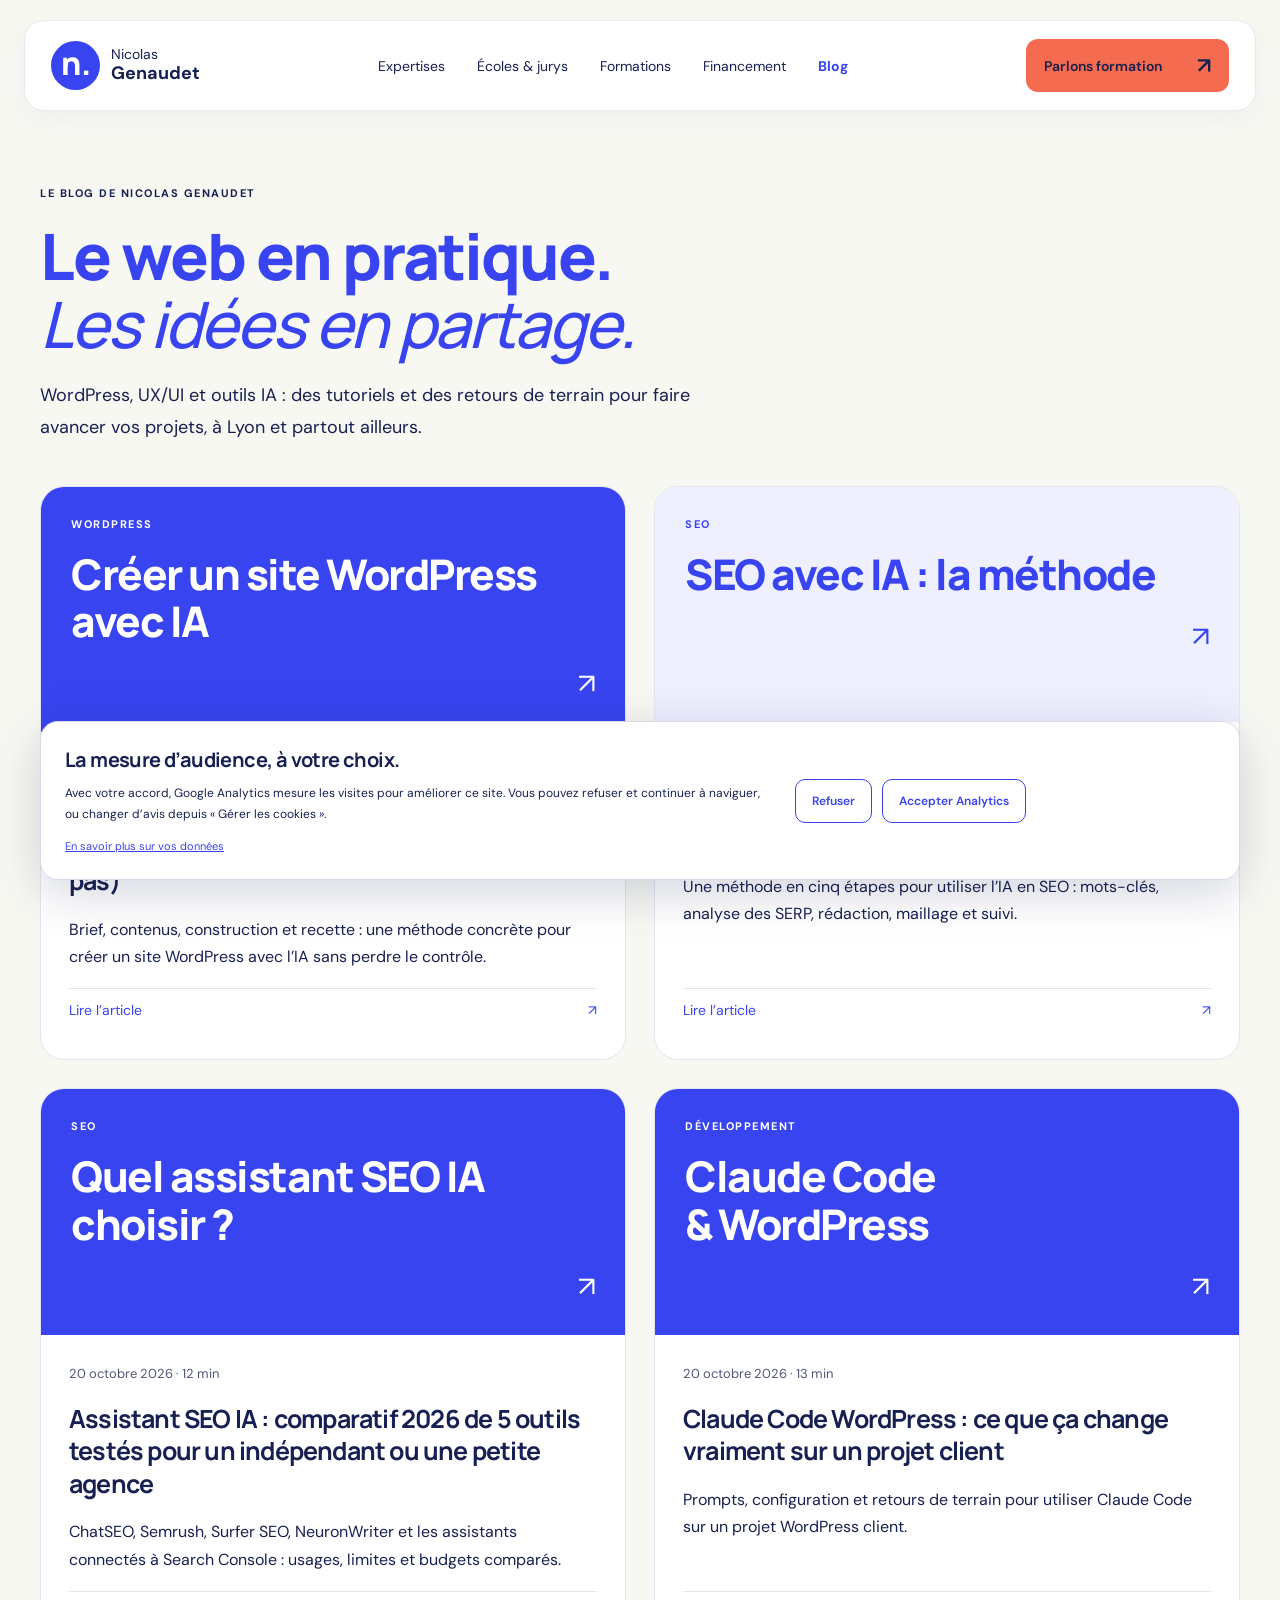
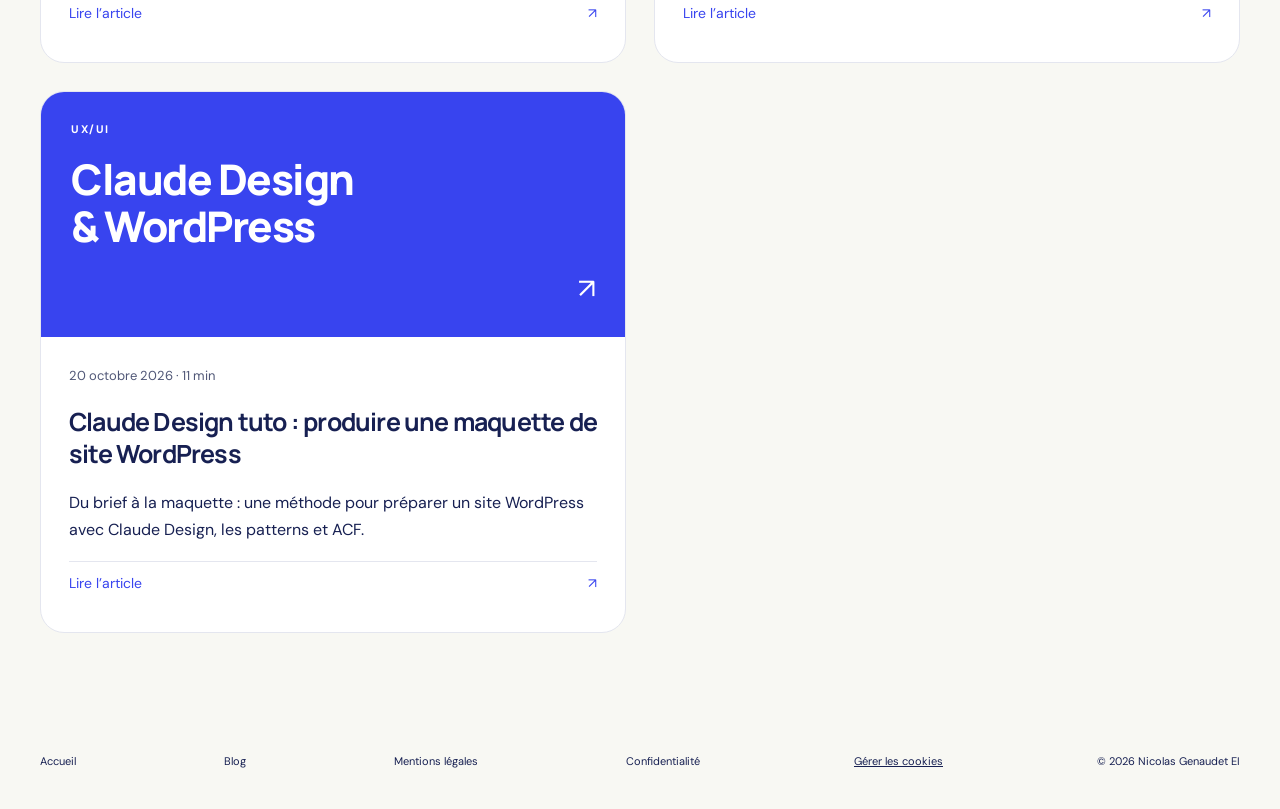
<file: blog.html>
<!doctype html>
<html lang="fr"><head><meta charset="utf-8"><meta name="viewport" content="width=device-width,initial-scale=1">
<title>Blog WordPress, UX/UI et IA | Nicolas Genaudet</title><meta name="description" content="Tutoriels WordPress, UX/UI et retours de terrain sur les outils IA par Nicolas Genaudet, formateur à Lyon et à distance."><meta name="author" content="Nicolas Genaudet"><meta name="robots" content="index,follow,max-image-preview:large"><link rel="canonical" href="https://formateur-wordpress-lyon.fr/blog.html">
<meta property="og:type" content="website"><meta property="og:locale" content="fr_FR"><meta property="og:title" content="Blog WordPress, UX/UI et IA"><meta property="og:description" content="Tutoriels WordPress, UX/UI et retours de terrain sur les outils IA par Nicolas Genaudet, formateur à Lyon et à distance."><meta property="og:url" content="https://formateur-wordpress-lyon.fr/blog.html"><meta property="og:image" content="https://formateur-wordpress-lyon.fr/social-preview.png"><meta property="og:image:alt" content="Nicolas Genaudet — Formateur WordPress à Lyon"><meta name="twitter:card" content="summary_large_image">
<link rel="icon" href="favicon.svg" type="image/svg+xml"><link rel="stylesheet" href="style.css"><link rel="stylesheet" href="blog.css">
<script type="application/ld+json">{"@context": "https://schema.org", "@graph": [{"@type": "Blog", "name": "Le blog de Nicolas Genaudet", "url": "https://formateur-wordpress-lyon.fr/blog.html", "inLanguage": "fr-FR", "author": {"@type": "Person", "@id": "https://formateur-wordpress-lyon.fr/#nicolas", "name": "Nicolas Genaudet", "url": "https://nicolas-genaudet.fr/", "jobTitle": "Formateur WordPress, UX/UI et SEO", "address": {"@type": "PostalAddress", "addressLocality": "Lyon", "addressCountry": "FR"}}}]}</script><script src="navigation.js" defer></script><script src="consent.js" defer></script></head>
<body><a class="skip" href="#main">Aller au contenu</a><header class="site-header">
            <a class="brand" href="index.html"><span class="brand-icon">n.</span><span>Nicolas<br><b>Genaudet</b></span></a>
            <button class="menu-toggle" aria-expanded="false" aria-controls="primary-navigation">Menu <span aria-hidden="true">☰</span></button>
            <nav id="primary-navigation" aria-label="Navigation principale">
                <a href="index.html#expertises">Expertises</a><a href="index.html#parcours">Écoles & jurys</a><a href="index.html#formations">Formations</a><a href="index.html#financement">Financement</a><a href="blog.html" aria-current="page">Blog</a>
            </nav>
            <a class="button coral small" href="index.html#contact">Parlons formation <span>↗</span></a>
        </header><main id="main"><section class="wrap blog-intro"><span class="eyebrow">LE BLOG DE NICOLAS GENAUDET</span><h1>Le web en pratique.<br><em>Les idées en partage.</em></h1><p>WordPress, UX/UI et outils IA : des tutoriels et des retours de terrain pour faire avancer vos projets, à Lyon et partout ailleurs.</p></section><section class="wrap blog-list" aria-label="Les derniers articles"><article class="blog-card"><a class="blog-cover" href="creer-site-wordpress-ia.html" aria-label="Créer un site WordPress avec IA : ce que ça change vraiment (et ce que ça ne remplace pas)"><span class="eyebrow">WORDPRESS</span><span class="cover-title">Créer un site WordPress avec IA</span><span aria-hidden="true">↗</span></a><div class="blog-card-body"><p class="article-meta"><time datetime="2026-10-20">20 octobre 2026</time> · 11 min</p><h2><a href="creer-site-wordpress-ia.html">Créer un site WordPress avec IA : ce que ça change vraiment (et ce que ça ne remplace pas)</a></h2><p>Brief, contenus, construction et recette : une méthode concrète pour créer un site WordPress avec l’IA sans perdre le contrôle.</p><a class="course-link" href="creer-site-wordpress-ia.html">Lire l’article <span>↗</span></a></div></article><article class="blog-card"><a class="blog-cover" href="seo-avec-ia.html" aria-label="SEO avec IA : ma méthode en 5 étapes (et ce qui ne marche pas)"><span class="eyebrow">SEO</span><span class="cover-title">SEO avec IA : la méthode</span><span aria-hidden="true">↗</span></a><div class="blog-card-body"><p class="article-meta"><time datetime="2026-10-20">20 octobre 2026</time> · 12 min</p><h2><a href="seo-avec-ia.html">SEO avec IA : ma méthode en 5 étapes (et ce qui ne marche pas)</a></h2><p>Une méthode en cinq étapes pour utiliser l’IA en SEO : mots-clés, analyse des SERP, rédaction, maillage et suivi.</p><a class="course-link" href="seo-avec-ia.html">Lire l’article <span>↗</span></a></div></article><article class="blog-card"><a class="blog-cover" href="assistant-seo-ia-comparatif.html" aria-label="Assistant SEO IA : comparatif 2026 de 5 outils testés pour un indépendant ou une petite agence"><span class="eyebrow">SEO</span><span class="cover-title">Quel assistant SEO IA choisir ?</span><span aria-hidden="true">↗</span></a><div class="blog-card-body"><p class="article-meta"><time datetime="2026-10-20">20 octobre 2026</time> · 12 min</p><h2><a href="assistant-seo-ia-comparatif.html">Assistant SEO IA : comparatif 2026 de 5 outils testés pour un indépendant ou une petite agence</a></h2><p>ChatSEO, Semrush, Surfer SEO, NeuronWriter et les assistants connectés à Search Console : usages, limites et budgets comparés.</p><a class="course-link" href="assistant-seo-ia-comparatif.html">Lire l’article <span>↗</span></a></div></article><article class="blog-card"><a class="blog-cover" href="claude-code-wordpress.html" aria-label="Claude Code WordPress : ce que ça change vraiment sur un projet client"><span class="eyebrow">DÉVELOPPEMENT</span><span class="cover-title">Claude Code<br>&amp; WordPress</span><span aria-hidden="true">↗</span></a><div class="blog-card-body"><p class="article-meta"><time datetime="2026-10-20">20 octobre 2026</time> · 13 min</p><h2><a href="claude-code-wordpress.html">Claude Code WordPress : ce que ça change vraiment sur un projet client</a></h2><p>Prompts, configuration et retours de terrain pour utiliser Claude Code sur un projet WordPress client.</p><a class="course-link" href="claude-code-wordpress.html">Lire l’article <span>↗</span></a></div></article><article class="blog-card"><a class="blog-cover" href="claude-design-wordpress.html" aria-label="Claude Design tuto : produire une maquette de site WordPress"><span class="eyebrow">UX/UI</span><span class="cover-title">Claude Design<br>&amp; WordPress</span><span aria-hidden="true">↗</span></a><div class="blog-card-body"><p class="article-meta"><time datetime="2026-10-20">20 octobre 2026</time> · 11 min</p><h2><a href="claude-design-wordpress.html">Claude Design tuto : produire une maquette de site WordPress</a></h2><p>Du brief à la maquette : une méthode pour préparer un site WordPress avec Claude Design, les patterns et ACF.</p><a class="course-link" href="claude-design-wordpress.html">Lire l’article <span>↗</span></a></div></article></section></main><footer class="wrap"><a href="index.html">Accueil</a><a href="blog.html">Blog</a><a href="mentions-legales.html">Mentions légales</a><a href="confidentialite.html">Confidentialité</a><button data-cookie-settings>Gérer les cookies</button><p>© 2026 Nicolas Genaudet EI</p></footer><aside id="cookie-banner" class="cookie-banner" role="region" aria-label="Préférences de mesure d’audience" hidden>
            <div>
                <h2>La mesure d’audience, à votre choix.</h2>
                <p>
                    Avec votre accord, Google Analytics mesure les visites pour améliorer ce site. Vous pouvez refuser et continuer à naviguer, ou changer d’avis depuis « Gérer les cookies ».
                </p>
                <a href="confidentialite.html">En savoir plus sur vos données</a>
            </div>
            <div class="cookie-actions">
                <button data-reject>Refuser</button><button data-accept>Accepter Analytics</button>
            </div>
        </aside></body></html>
</file>
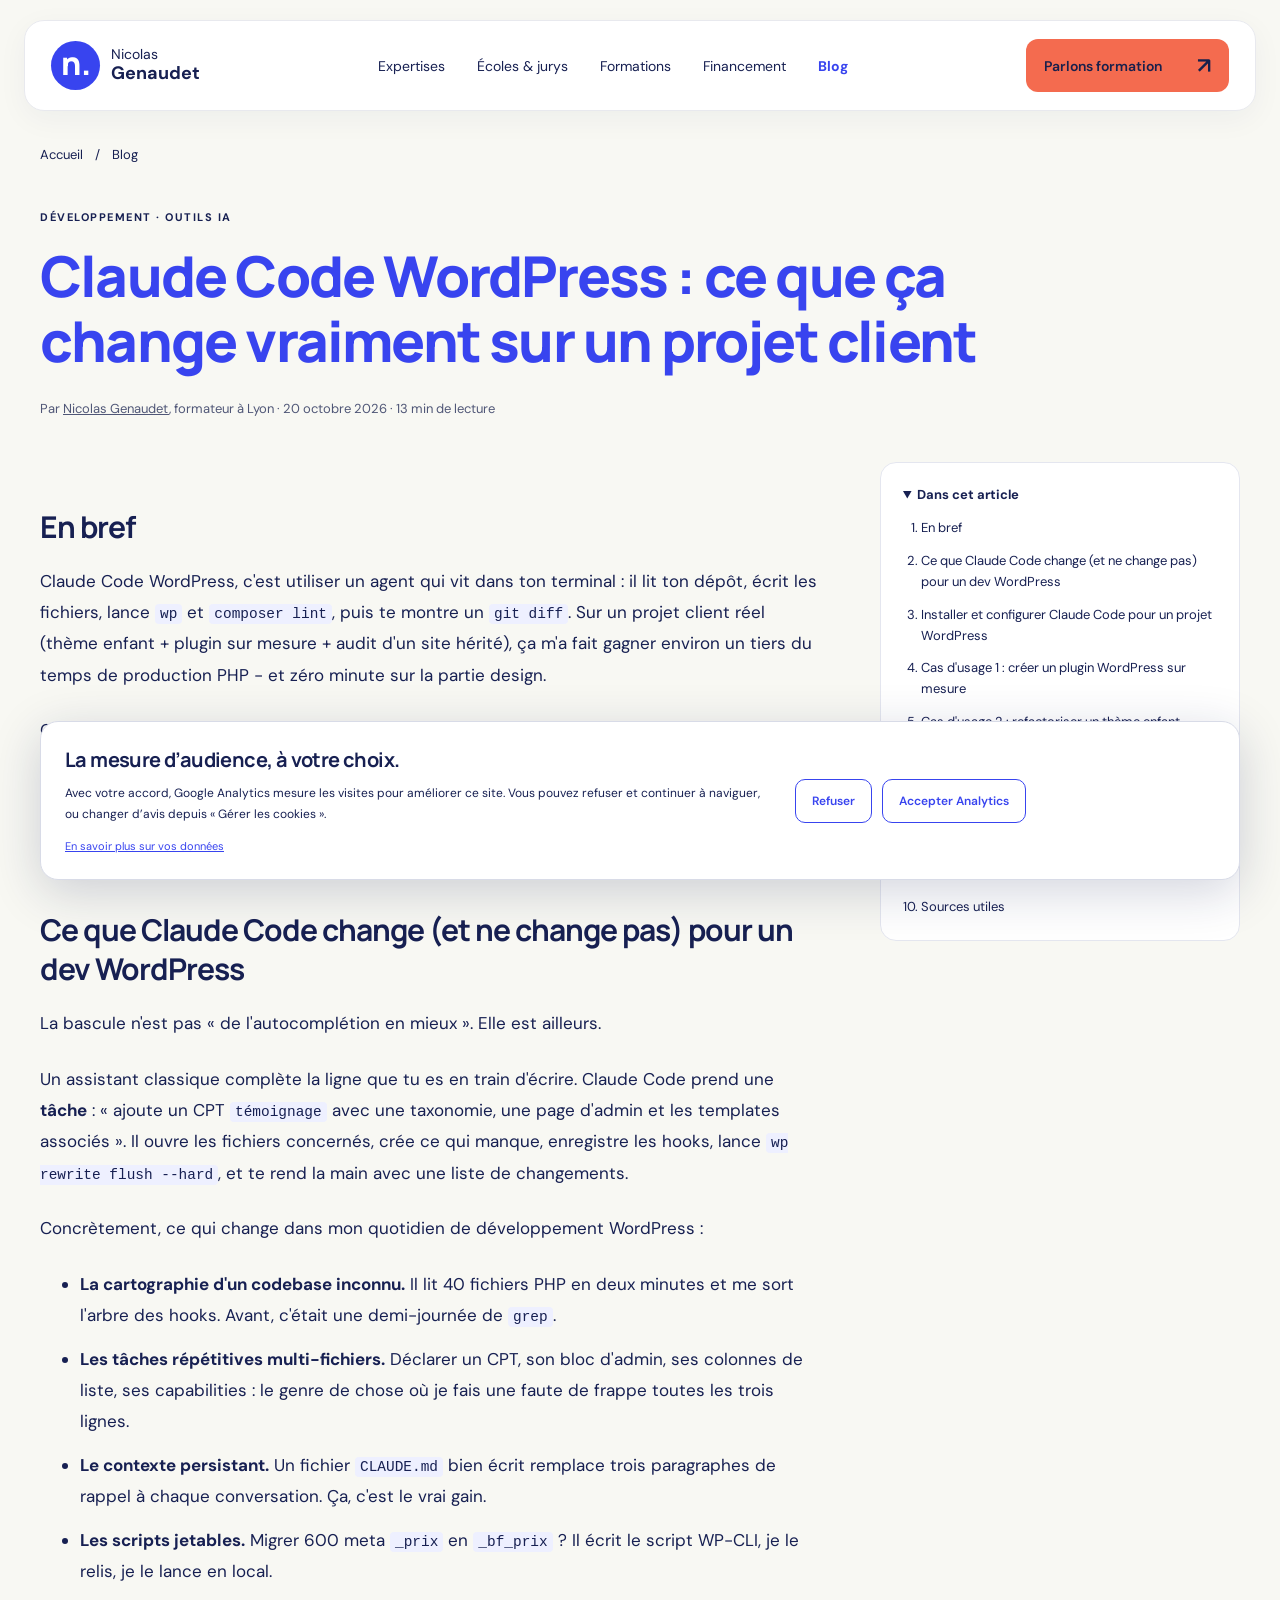
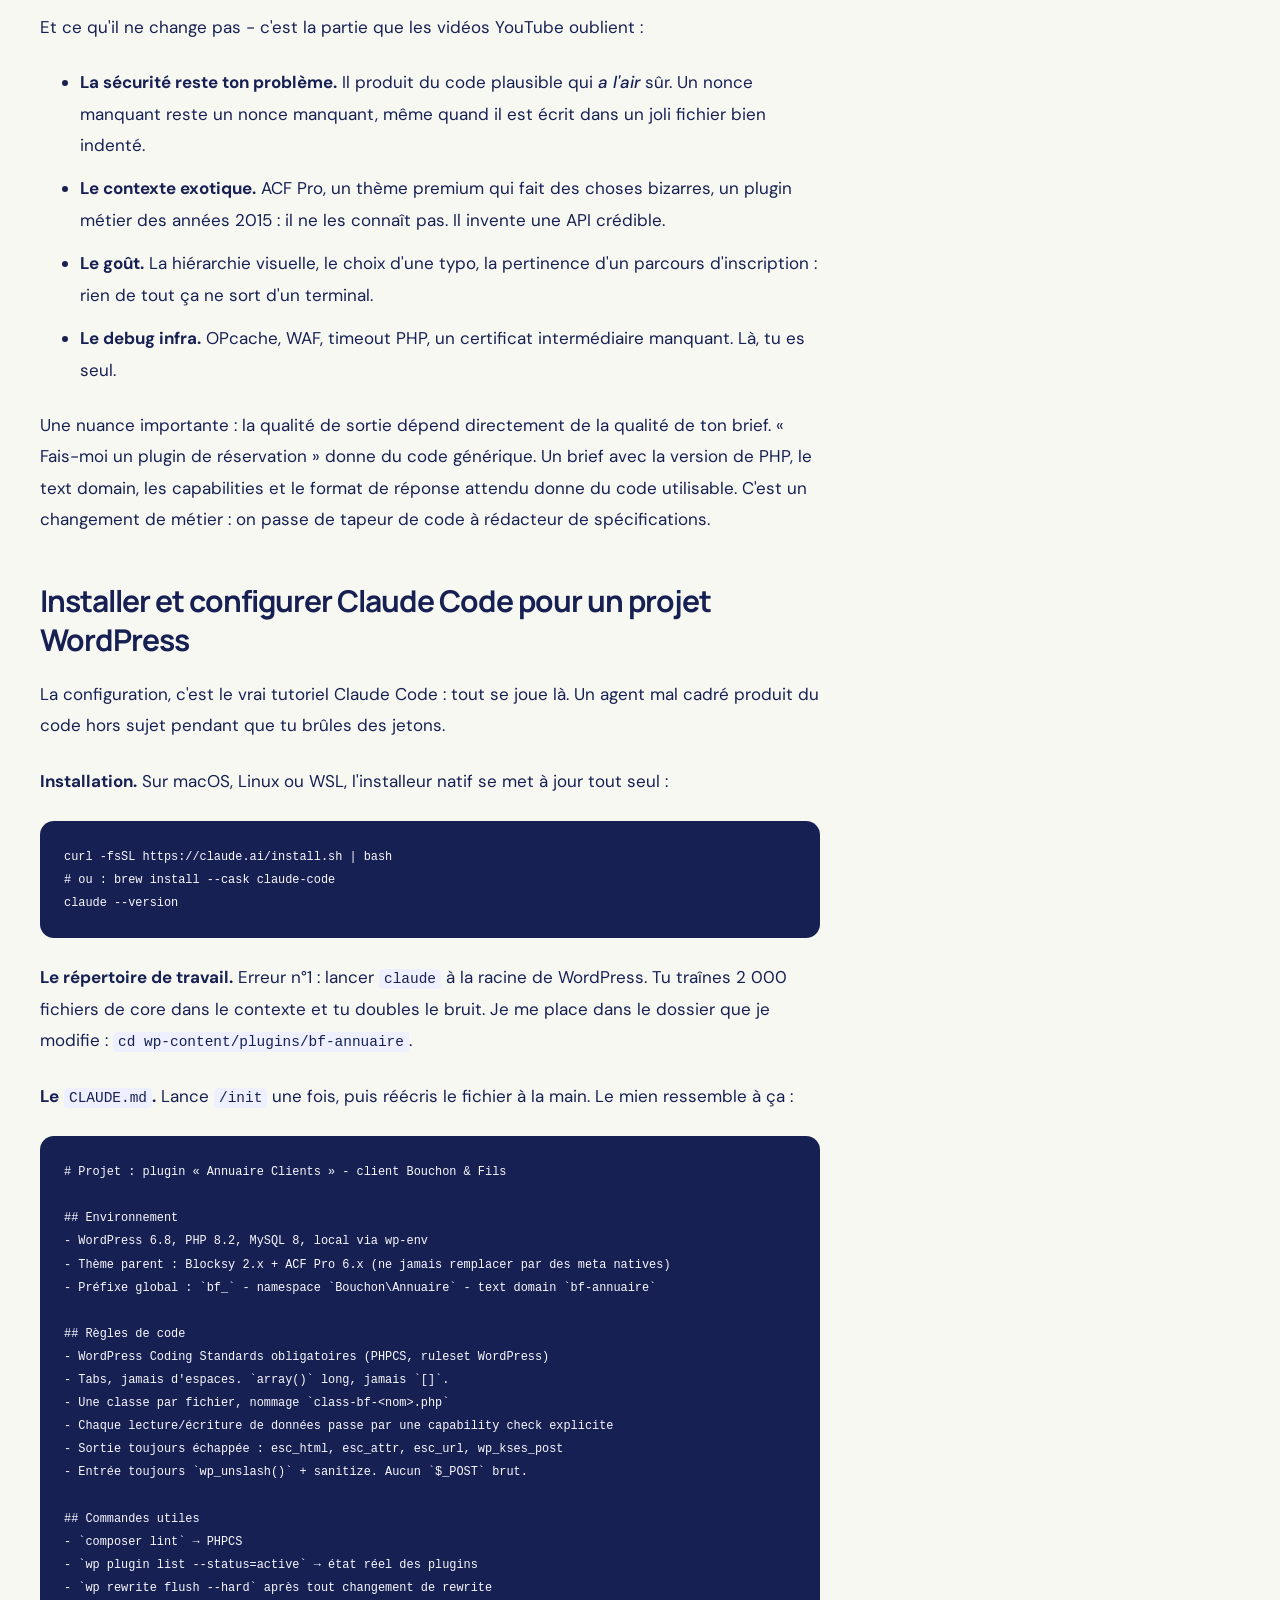
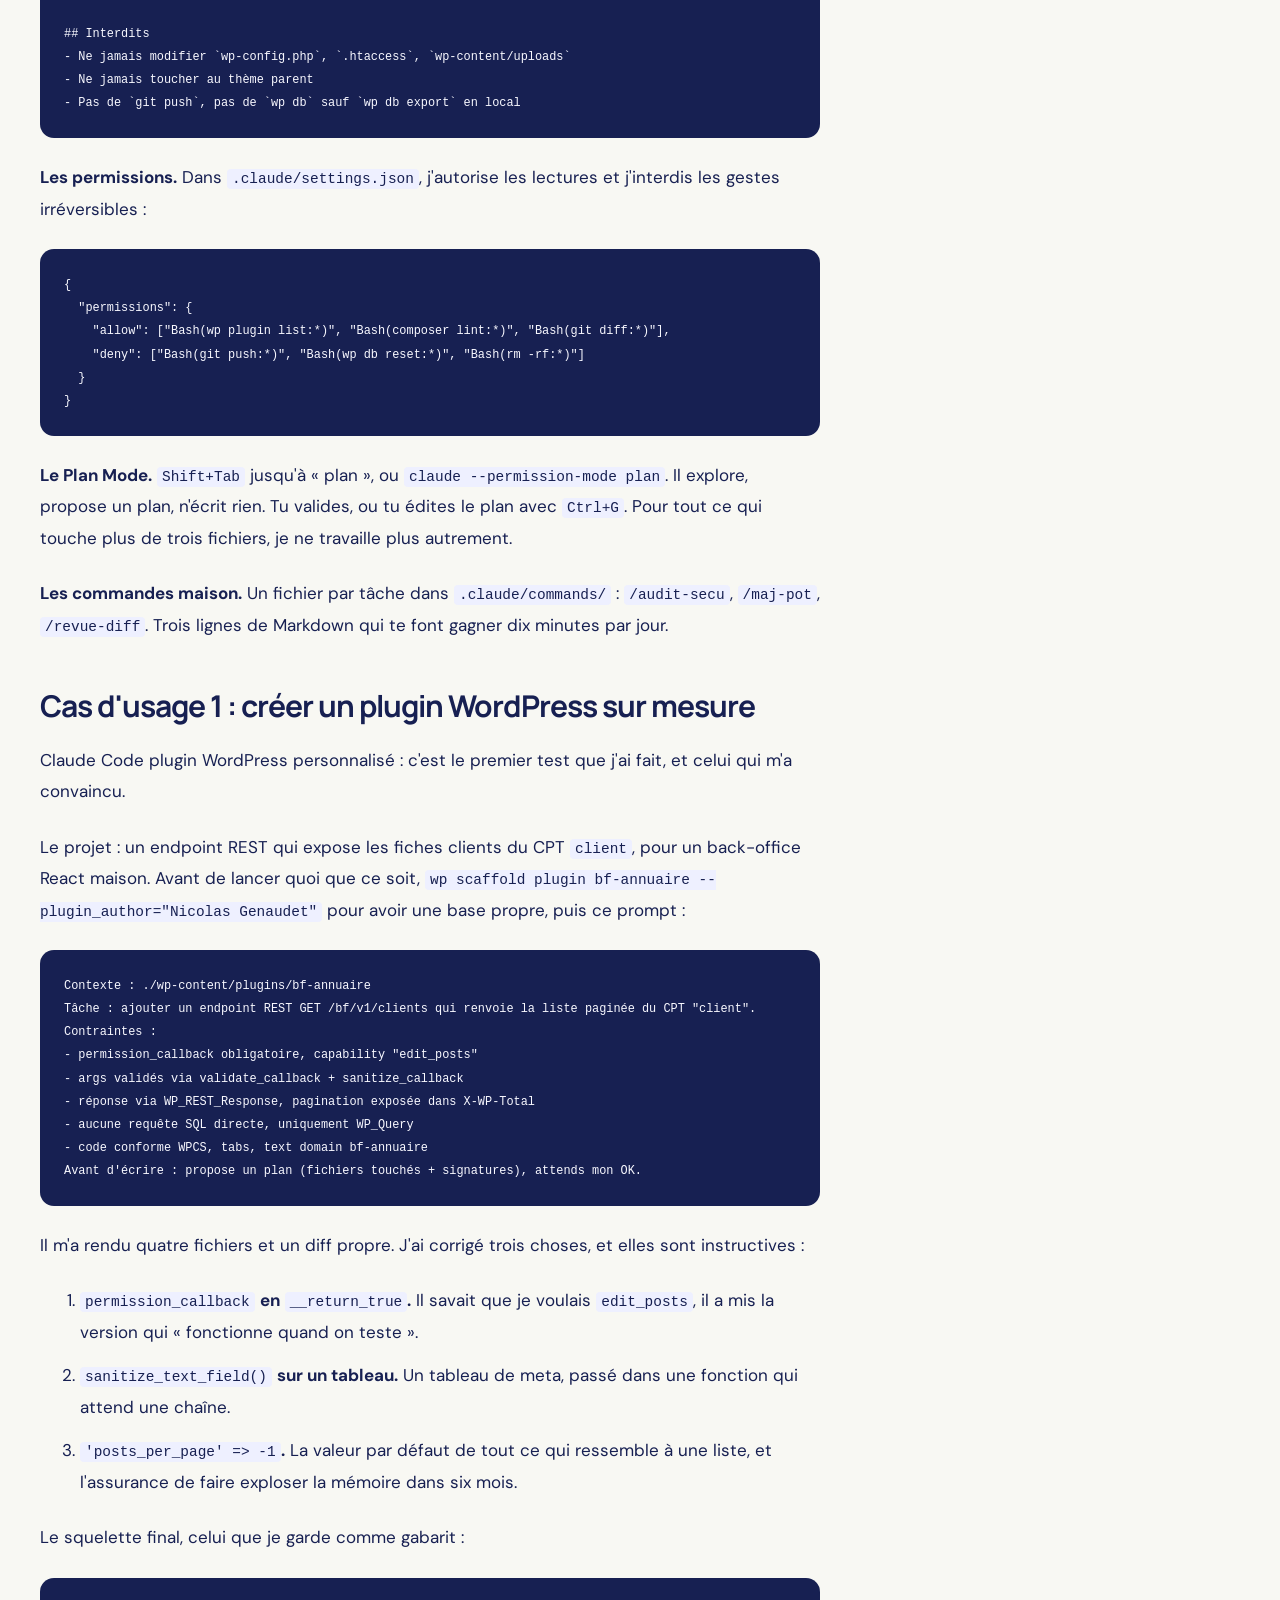
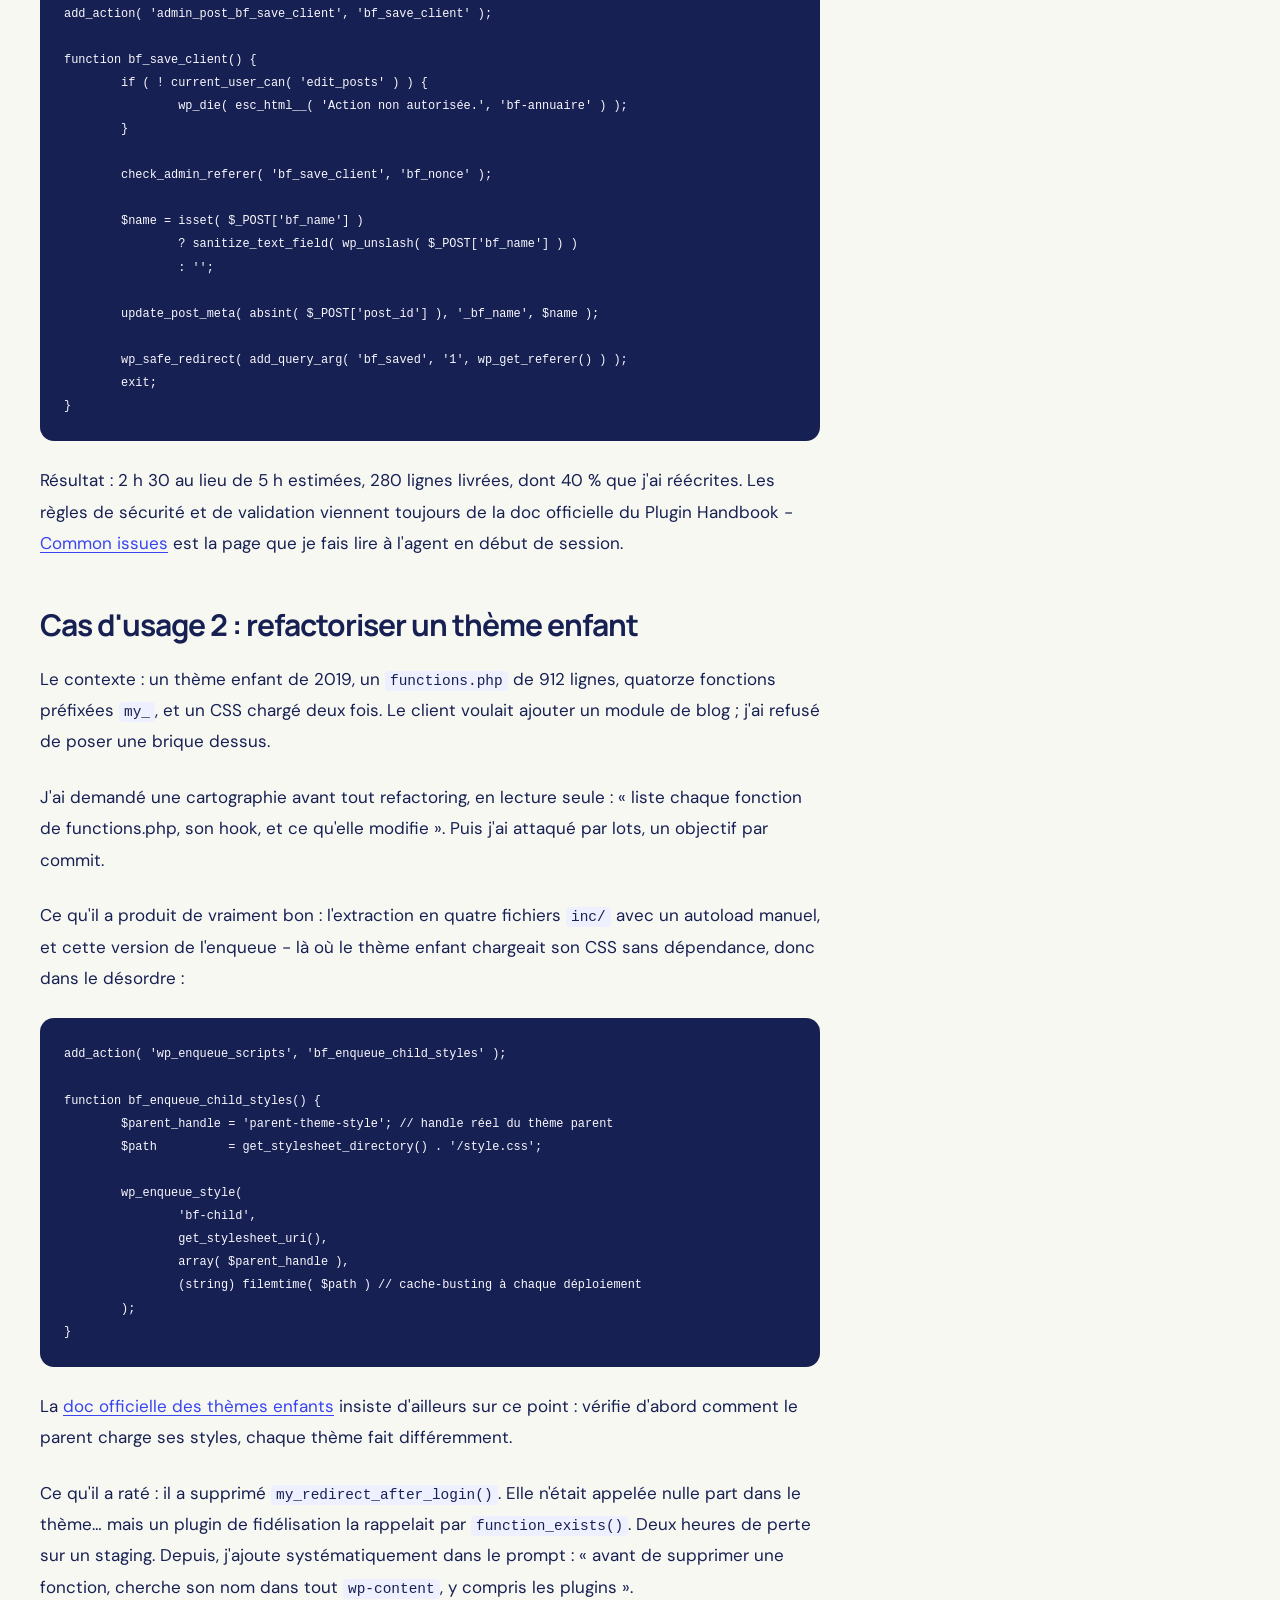
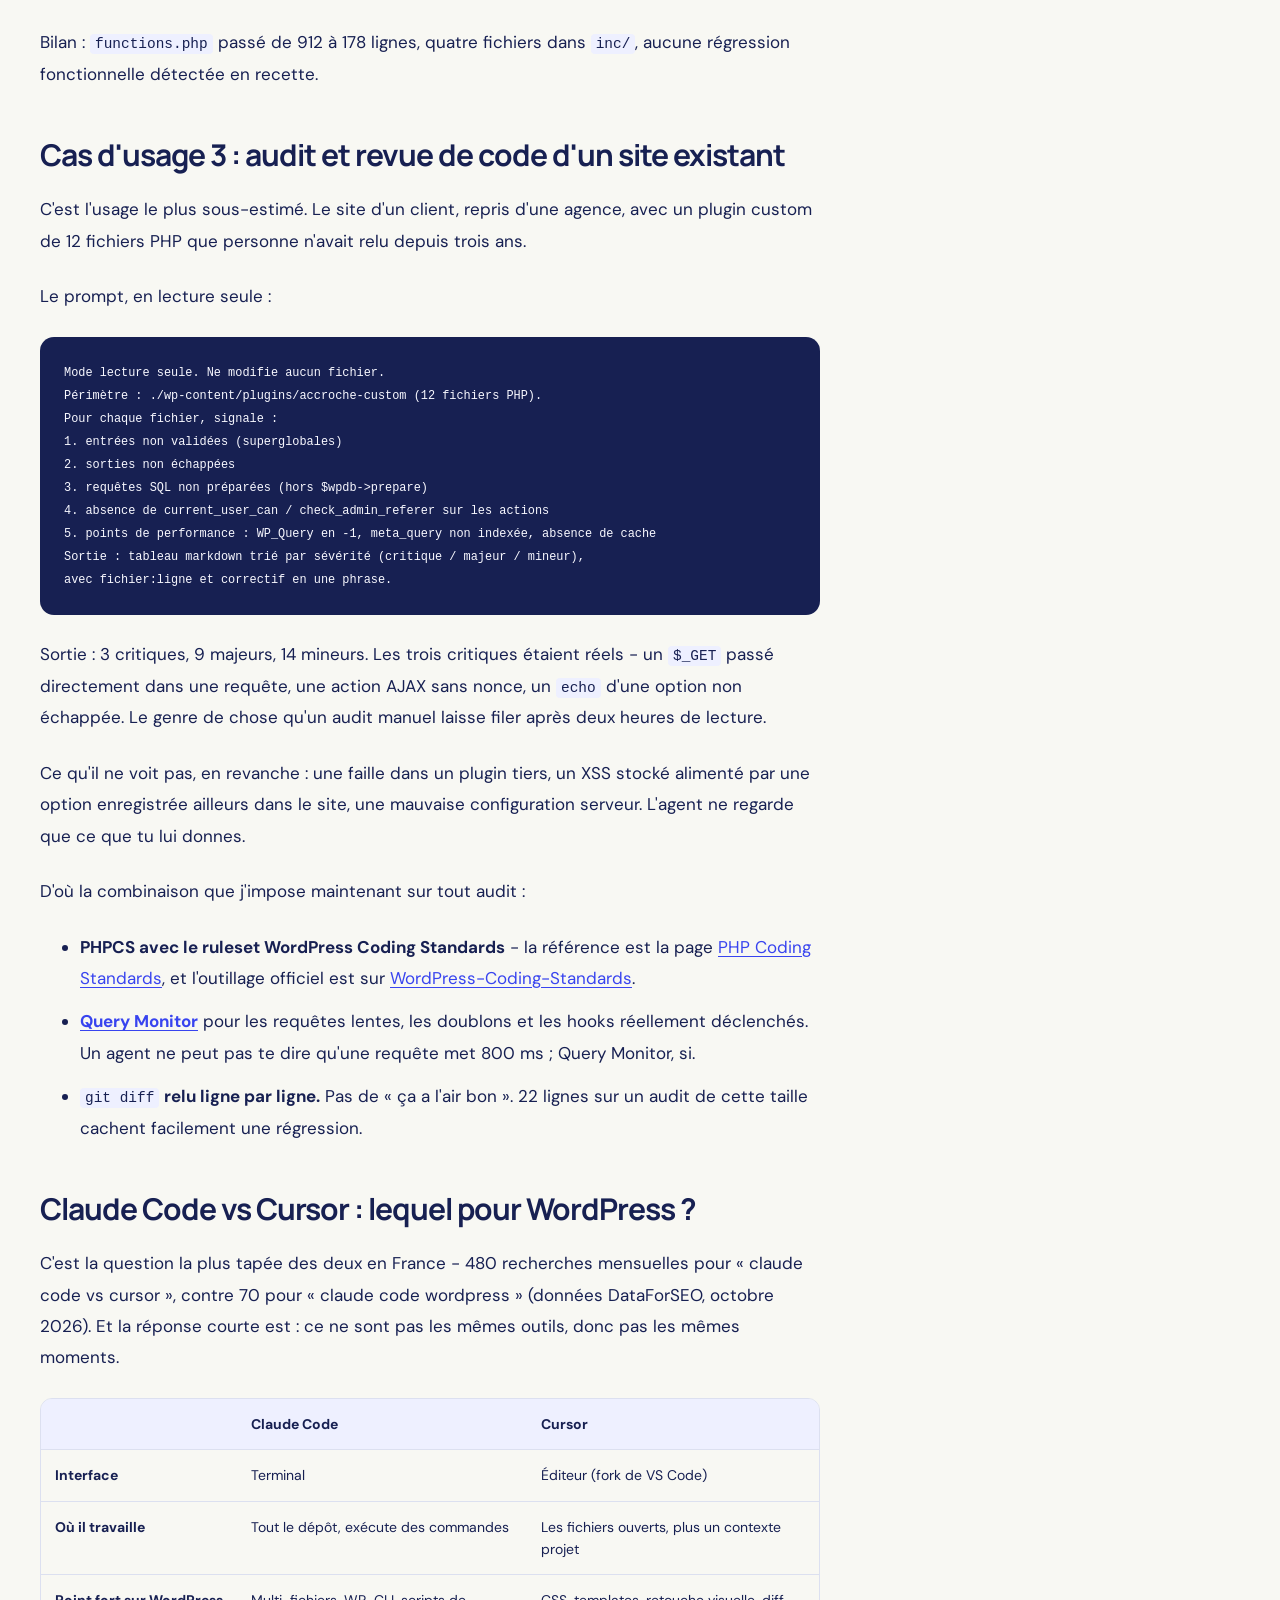
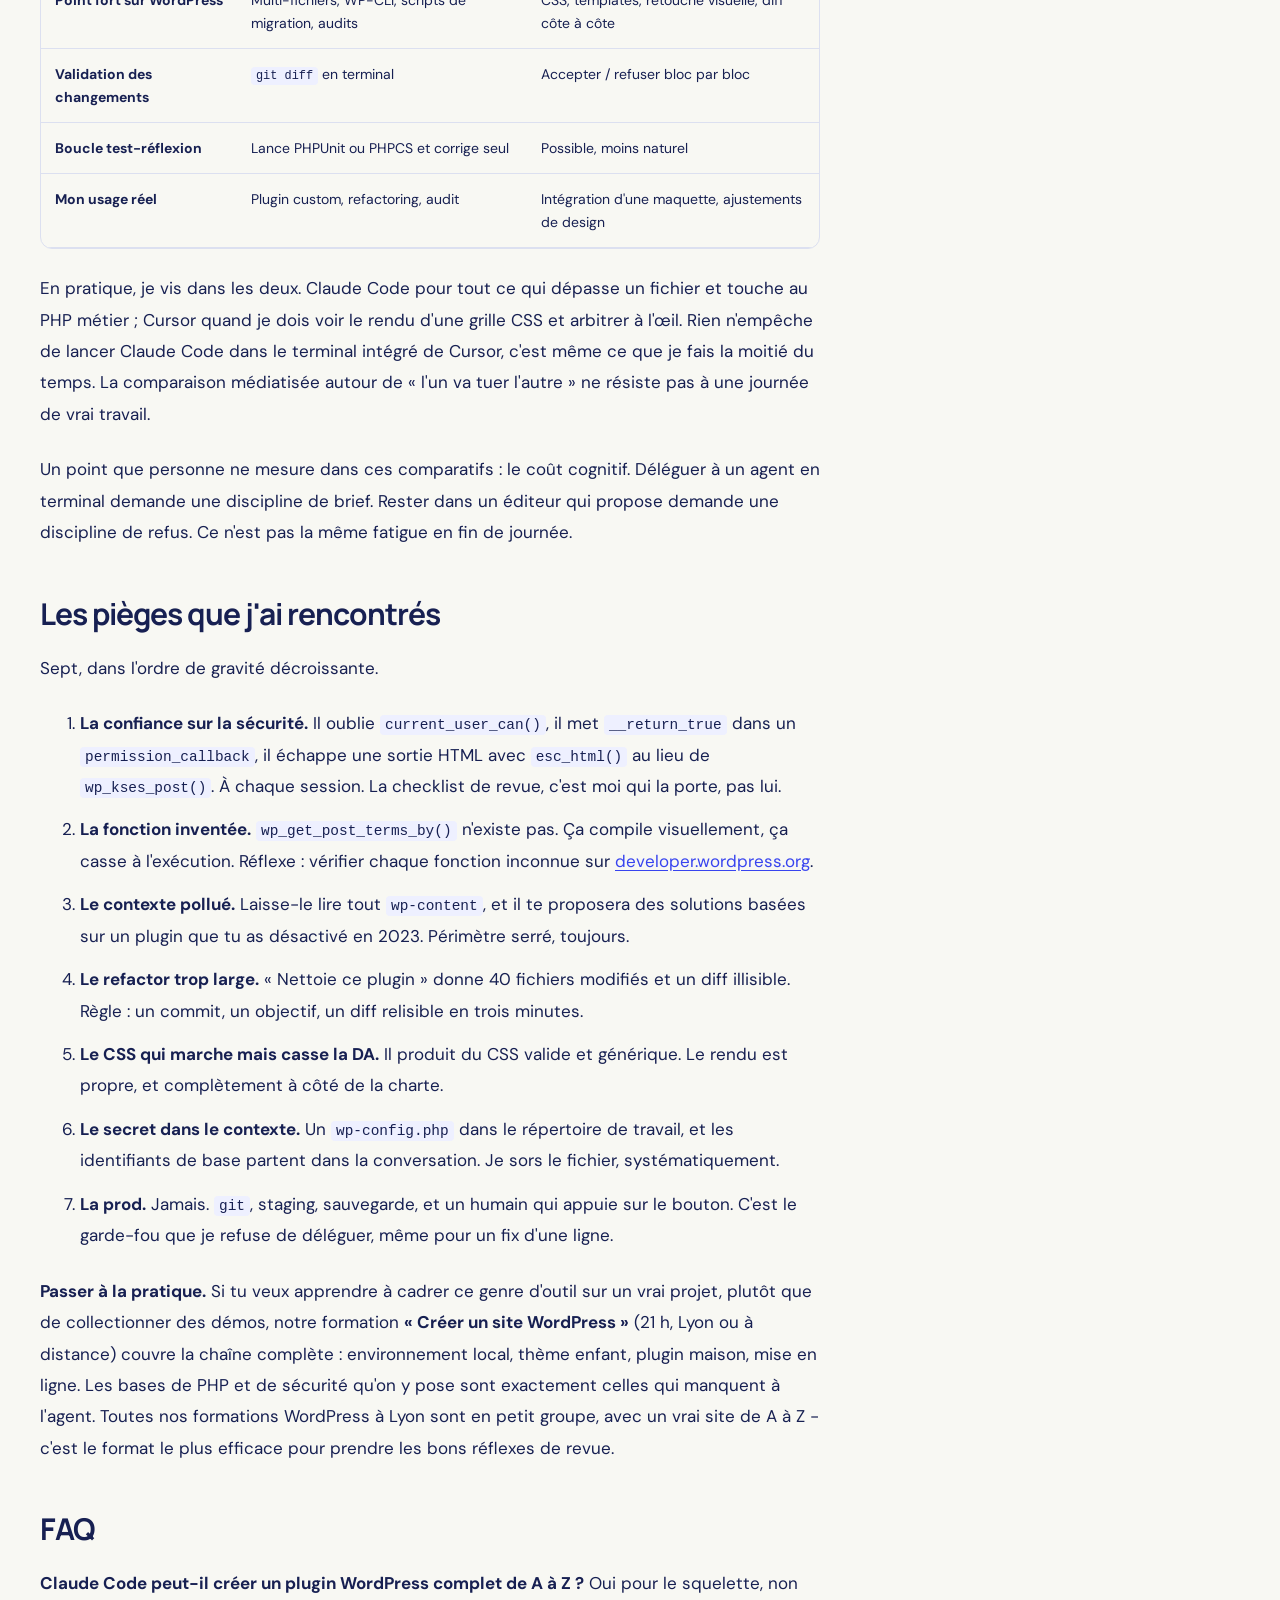
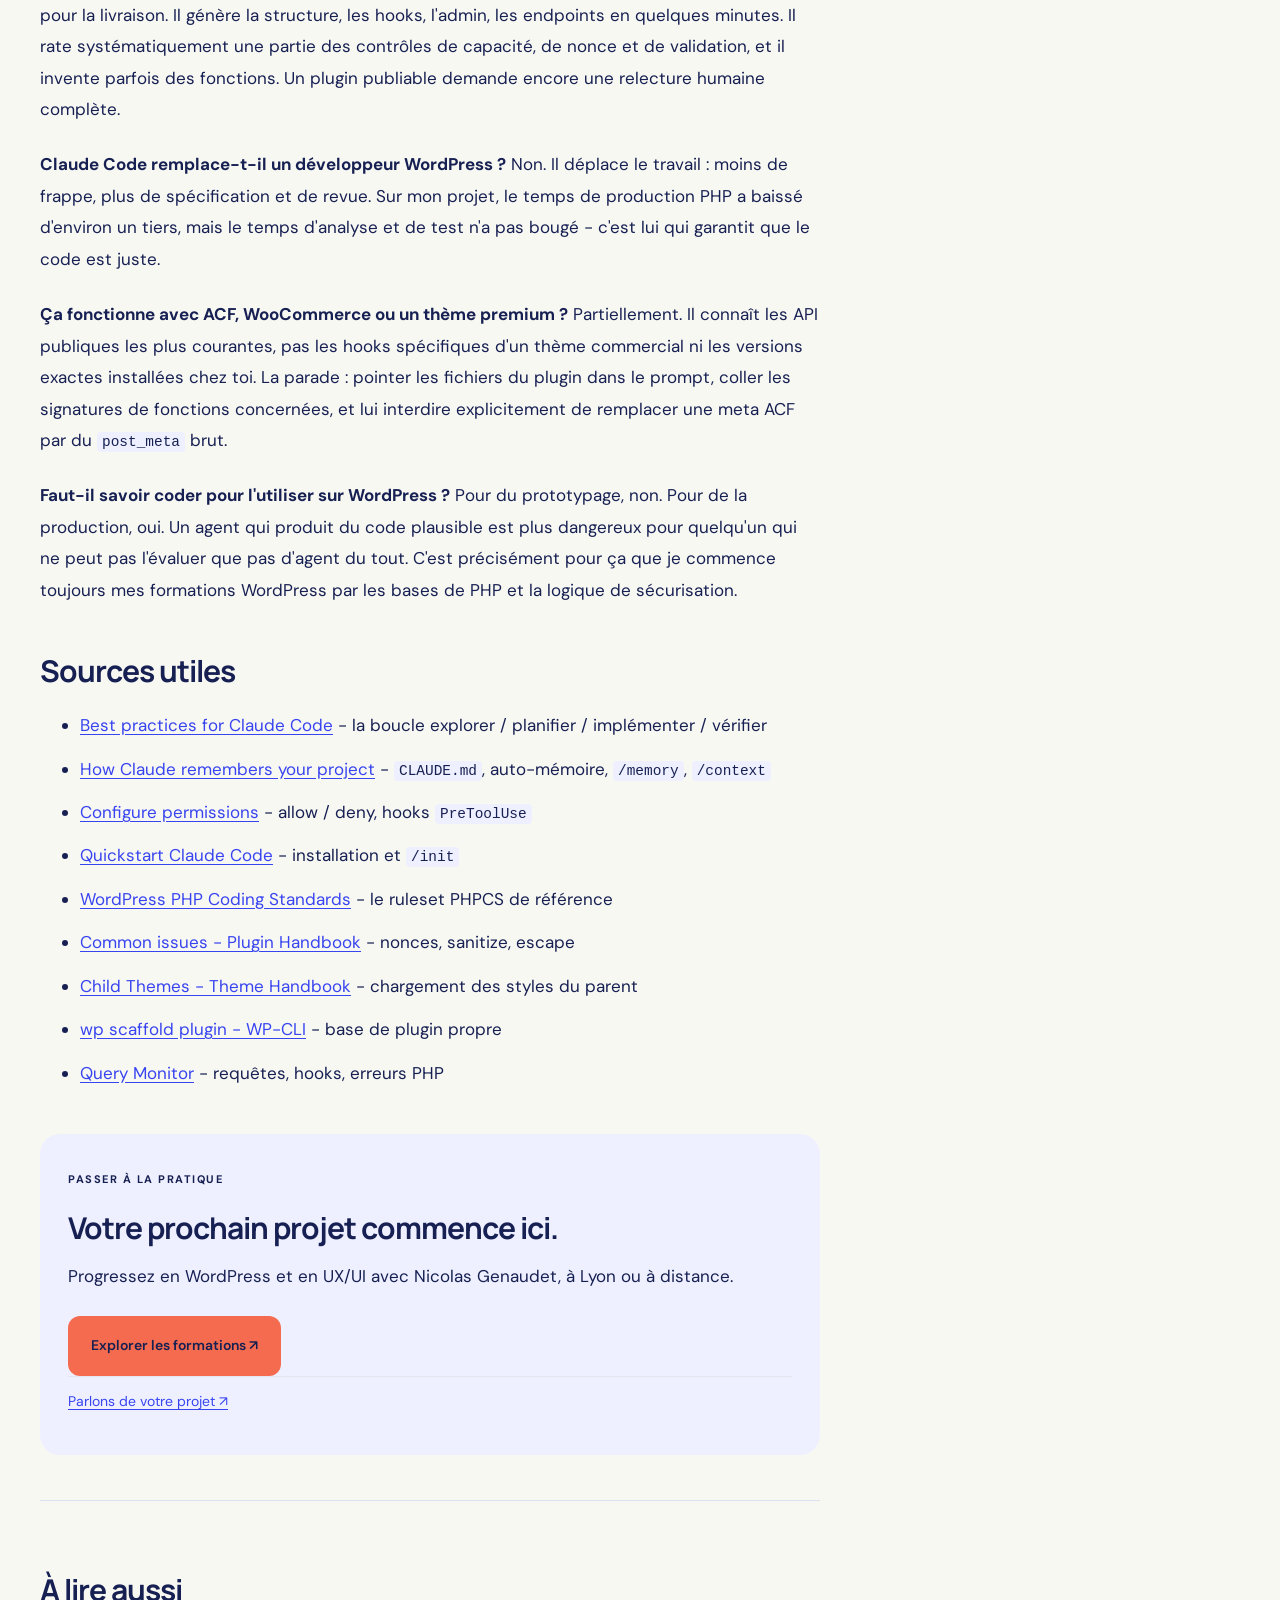
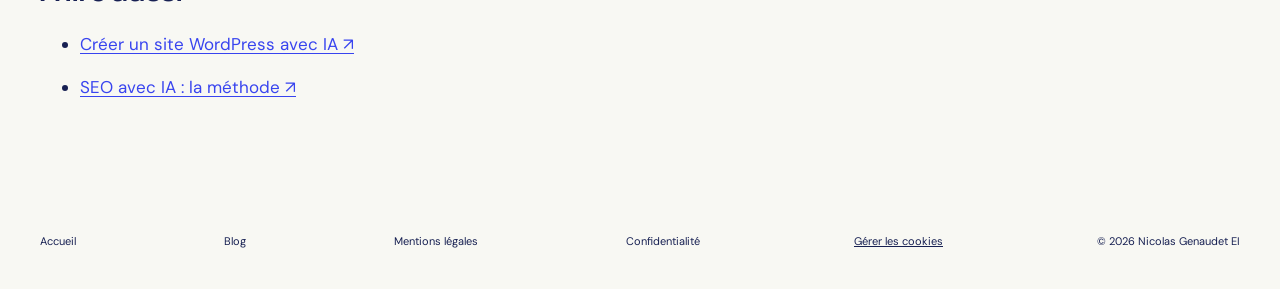
<file: claude-code-wordpress.html>
<!doctype html>
<html lang="fr"><head><meta charset="utf-8"><meta name="viewport" content="width=device-width,initial-scale=1">
<title>Claude Code WordPress : ce que ça change vraiment sur un projet client | Nicolas Genaudet</title><meta name="description" content="Prompts, configuration et retours de terrain pour utiliser Claude Code sur un projet WordPress client."><meta name="author" content="Nicolas Genaudet"><meta name="robots" content="index,follow,max-image-preview:large"><link rel="canonical" href="https://formateur-wordpress-lyon.fr/claude-code-wordpress.html">
<meta property="og:type" content="article"><meta property="og:locale" content="fr_FR"><meta property="og:title" content="Claude Code WordPress : ce que ça change vraiment sur un projet client"><meta property="og:description" content="Prompts, configuration et retours de terrain pour utiliser Claude Code sur un projet WordPress client."><meta property="og:url" content="https://formateur-wordpress-lyon.fr/claude-code-wordpress.html"><meta property="og:image" content="https://formateur-wordpress-lyon.fr/social-preview.png"><meta property="og:image:alt" content="Nicolas Genaudet — Formateur WordPress à Lyon"><meta name="twitter:card" content="summary_large_image">
<link rel="icon" href="favicon.svg" type="image/svg+xml"><link rel="stylesheet" href="style.css"><link rel="stylesheet" href="blog.css">
<script type="application/ld+json">{"@context": "https://schema.org", "@graph": [{"@type": "Person", "@id": "https://formateur-wordpress-lyon.fr/#nicolas", "name": "Nicolas Genaudet", "url": "https://nicolas-genaudet.fr/", "jobTitle": "Formateur WordPress, UX/UI et SEO", "address": {"@type": "PostalAddress", "addressLocality": "Lyon", "addressCountry": "FR"}}, {"@type": "Article", "headline": "Claude Code WordPress : ce que ça change vraiment sur un projet client", "description": "Prompts, configuration et retours de terrain pour utiliser Claude Code sur un projet WordPress client.", "datePublished": "2026-10-20", "dateModified": "2026-10-20", "author": {"@id": "https://formateur-wordpress-lyon.fr/#nicolas"}, "publisher": {"@id": "https://formateur-wordpress-lyon.fr/#nicolas"}, "mainEntityOfPage": "https://formateur-wordpress-lyon.fr/claude-code-wordpress.html", "inLanguage": "fr-FR", "articleSection": "Développement"}, {"@type": "FAQPage", "mainEntity": [{"@type": "Question", "name": "Claude Code peut-il créer un plugin WordPress complet de A à Z ?", "acceptedAnswer": {"@type": "Answer", "text": "Oui pour le squelette, non pour la livraison. Il génère la structure, les hooks, l'admin, les endpoints en quelques minutes. Il rate systématiquement une partie des contrôles de capacité, de nonce et de validation, et il invente parfois des fonctions. Un plugin publiable demande encore une relecture humaine complète."}}, {"@type": "Question", "name": "Claude Code remplace-t-il un développeur WordPress ?", "acceptedAnswer": {"@type": "Answer", "text": "Non. Il déplace le travail : moins de frappe, plus de spécification et de revue. Sur mon projet, le temps de production PHP a baissé d'environ un tiers, mais le temps d'analyse et de test n'a pas bougé - c'est lui qui garantit que le code est juste."}}, {"@type": "Question", "name": "Ça fonctionne avec ACF, WooCommerce ou un thème premium ?", "acceptedAnswer": {"@type": "Answer", "text": "Partiellement. Il connaît les API publiques les plus courantes, pas les hooks spécifiques d'un thème commercial ni les versions exactes installées chez toi. La parade : pointer les fichiers du plugin dans le prompt, coller les signatures de fonctions concernées, et lui interdire explicitement de remplacer une meta ACF par du post_meta brut."}}, {"@type": "Question", "name": "Faut-il savoir coder pour l'utiliser sur WordPress ?", "acceptedAnswer": {"@type": "Answer", "text": "Pour du prototypage, non. Pour de la production, oui. Un agent qui produit du code plausible est plus dangereux pour quelqu'un qui ne peut pas l'évaluer que pas d'agent du tout. C'est précisément pour ça que je commence toujours mes formations WordPress par les bases de PHP et la logique de sécurisation."}}]}]}</script><script src="navigation.js" defer></script><script src="consent.js" defer></script></head>
<body><a class="skip" href="#main">Aller au contenu</a><header class="site-header">
            <a class="brand" href="index.html"><span class="brand-icon">n.</span><span>Nicolas<br><b>Genaudet</b></span></a>
            <button class="menu-toggle" aria-expanded="false" aria-controls="primary-navigation">Menu <span aria-hidden="true">☰</span></button>
            <nav id="primary-navigation" aria-label="Navigation principale">
                <a href="index.html#expertises">Expertises</a><a href="index.html#parcours">Écoles & jurys</a><a href="index.html#formations">Formations</a><a href="index.html#financement">Financement</a><a href="blog.html" aria-current="page">Blog</a>
            </nav>
            <a class="button coral small" href="index.html#contact">Parlons formation <span>↗</span></a>
        </header><main id="main"><div class="wrap article-shell"><nav class="breadcrumbs" aria-label="Fil d’Ariane"><a href="index.html">Accueil</a><span aria-hidden="true">/</span><a href="blog.html">Blog</a></nav><article><div class="article-heading"><span class="eyebrow">DÉVELOPPEMENT · OUTILS IA</span><h1>Claude Code WordPress : ce que ça change vraiment sur un projet client</h1><p class="article-meta">Par <a href="index.html#parcours">Nicolas Genaudet</a>, formateur à Lyon · <time datetime="2026-10-20">20 octobre 2026</time> · 13 min de lecture</p></div><div class="article-layout"><div class="article-content"><h2 id="en-bref">En bref</h2>
<p>Claude Code WordPress, c&#x27;est utiliser un agent qui vit dans ton terminal : il lit ton dépôt, écrit les fichiers, lance <code>wp</code> et <code>composer lint</code>, puis te montre un <code>git diff</code>. Sur un projet client réel (thème enfant + plugin sur mesure + audit d&#x27;un site hérité), ça m&#x27;a fait gagner environ un tiers du temps de production PHP - et zéro minute sur la partie design.</p>
<p>Ce qu&#x27;il ne fait pas : il ne connaît pas ton client, il n&#x27;ouvre pas ton navigateur à ta place, et il oublie régulièrement les <code>current_user_can()</code>. Trois garde-fous non négociables : revue humaine ligne par ligne, PHPCS + Query Monitor, et aucun push en prod sans passage par un staging.</p>
<p>Voilà le détail, avec les prompts et les blocs de code que j&#x27;ai réellement utilisés.</p>
<h2 id="ce-que-claude-code-change-et-ne-change-pas-pour-un-dev-wordpress">Ce que Claude Code change (et ne change pas) pour un dev WordPress</h2>
<p>La bascule n&#x27;est pas « de l&#x27;autocomplétion en mieux ». Elle est ailleurs.</p>
<p>Un assistant classique complète la ligne que tu es en train d&#x27;écrire. Claude Code prend une <strong>tâche</strong> : « ajoute un CPT <code>témoignage</code> avec une taxonomie, une page d&#x27;admin et les templates associés ». Il ouvre les fichiers concernés, crée ce qui manque, enregistre les hooks, lance <code>wp rewrite flush --hard</code>, et te rend la main avec une liste de changements.</p>
<p>Concrètement, ce qui change dans mon quotidien de développement WordPress :</p>
<ul><li><strong>La cartographie d&#x27;un codebase inconnu.</strong> Il lit 40 fichiers PHP en deux minutes et me sort l&#x27;arbre des hooks. Avant, c&#x27;était une demi-journée de <code>grep</code>.</li><li><strong>Les tâches répétitives multi-fichiers.</strong> Déclarer un CPT, son bloc d&#x27;admin, ses colonnes de liste, ses capabilities : le genre de chose où je fais une faute de frappe toutes les trois lignes.</li><li><strong>Le contexte persistant.</strong> Un fichier <code>CLAUDE.md</code> bien écrit remplace trois paragraphes de rappel à chaque conversation. Ça, c&#x27;est le vrai gain.</li><li><strong>Les scripts jetables.</strong> Migrer 600 meta <code>_prix</code> en <code>_bf_prix</code> ? Il écrit le script WP-CLI, je le relis, je le lance en local.</li></ul>
<p>Et ce qu&#x27;il ne change pas - c&#x27;est la partie que les vidéos YouTube oublient :</p>
<ul><li><strong>La sécurité reste ton problème.</strong> Il produit du code plausible qui <em>a l&#x27;air</em> sûr. Un nonce manquant reste un nonce manquant, même quand il est écrit dans un joli fichier bien indenté.</li><li><strong>Le contexte exotique.</strong> ACF Pro, un thème premium qui fait des choses bizarres, un plugin métier des années 2015 : il ne les connaît pas. Il invente une API crédible.</li><li><strong>Le goût.</strong> La hiérarchie visuelle, le choix d&#x27;une typo, la pertinence d&#x27;un parcours d&#x27;inscription : rien de tout ça ne sort d&#x27;un terminal.</li><li><strong>Le debug infra.</strong> OPcache, WAF, timeout PHP, un certificat intermédiaire manquant. Là, tu es seul.</li></ul>
<p>Une nuance importante : la qualité de sortie dépend directement de la qualité de ton brief. « Fais-moi un plugin de réservation » donne du code générique. Un brief avec la version de PHP, le text domain, les capabilities et le format de réponse attendu donne du code utilisable. C&#x27;est un changement de métier : on passe de tapeur de code à rédacteur de spécifications.</p>
<h2 id="installer-et-configurer-claude-code-pour-un-projet-wordpress">Installer et configurer Claude Code pour un projet WordPress</h2>
<p>La configuration, c&#x27;est le vrai tutoriel Claude Code : tout se joue là. Un agent mal cadré produit du code hors sujet pendant que tu brûles des jetons.</p>
<p><strong>Installation.</strong> Sur macOS, Linux ou WSL, l&#x27;installeur natif se met à jour tout seul :</p>
<pre><code class="language-bash">curl -fsSL https://claude.ai/install.sh | bash
# ou : brew install --cask claude-code
claude --version</code></pre>
<p><strong>Le répertoire de travail.</strong> Erreur n°1 : lancer <code>claude</code> à la racine de WordPress. Tu traînes 2 000 fichiers de core dans le contexte et tu doubles le bruit. Je me place dans le dossier que je modifie : <code>cd wp-content/plugins/bf-annuaire</code>.</p>
<p><strong>Le</strong> <code>CLAUDE.md</code><strong>.</strong> Lance <code>/init</code> une fois, puis réécris le fichier à la main. Le mien ressemble à ça :</p>
<pre><code class="language-markdown"># Projet : plugin « Annuaire Clients » - client Bouchon &amp; Fils

## Environnement
- WordPress 6.8, PHP 8.2, MySQL 8, local via wp-env
- Thème parent : Blocksy 2.x + ACF Pro 6.x (ne jamais remplacer par des meta natives)
- Préfixe global : `bf_` - namespace `Bouchon\Annuaire` - text domain `bf-annuaire`

## Règles de code
- WordPress Coding Standards obligatoires (PHPCS, ruleset WordPress)
- Tabs, jamais d&#x27;espaces. `array()` long, jamais `[]`.
- Une classe par fichier, nommage `class-bf-&lt;nom&gt;.php`
- Chaque lecture/écriture de données passe par une capability check explicite
- Sortie toujours échappée : esc_html, esc_attr, esc_url, wp_kses_post
- Entrée toujours `wp_unslash()` + sanitize. Aucun `$_POST` brut.

## Commandes utiles
- `composer lint` → PHPCS
- `wp plugin list --status=active` → état réel des plugins
- `wp rewrite flush --hard` après tout changement de rewrite

## Interdits
- Ne jamais modifier `wp-config.php`, `.htaccess`, `wp-content/uploads`
- Ne jamais toucher au thème parent
- Pas de `git push`, pas de `wp db` sauf `wp db export` en local</code></pre>
<p><strong>Les permissions.</strong> Dans <code>.claude/settings.json</code>, j&#x27;autorise les lectures et j&#x27;interdis les gestes irréversibles :</p>
<pre><code class="language-json">{
  &quot;permissions&quot;: {
    &quot;allow&quot;: [&quot;Bash(wp plugin list:*)&quot;, &quot;Bash(composer lint:*)&quot;, &quot;Bash(git diff:*)&quot;],
    &quot;deny&quot;: [&quot;Bash(git push:*)&quot;, &quot;Bash(wp db reset:*)&quot;, &quot;Bash(rm -rf:*)&quot;]
  }
}</code></pre>
<p><strong>Le Plan Mode.</strong> <code>Shift+Tab</code> jusqu&#x27;à « plan », ou <code>claude --permission-mode plan</code>. Il explore, propose un plan, n&#x27;écrit rien. Tu valides, ou tu édites le plan avec <code>Ctrl+G</code>. Pour tout ce qui touche plus de trois fichiers, je ne travaille plus autrement.</p>
<p><strong>Les commandes maison.</strong> Un fichier par tâche dans <code>.claude/commands/</code> : <code>/audit-secu</code>, <code>/maj-pot</code>, <code>/revue-diff</code>. Trois lignes de Markdown qui te font gagner dix minutes par jour.</p>
<h2 id="cas-d-usage-1-creer-un-plugin-wordpress-sur-mesure">Cas d&#x27;usage 1 : créer un plugin WordPress sur mesure</h2>
<p>Claude Code plugin WordPress personnalisé : c&#x27;est le premier test que j&#x27;ai fait, et celui qui m&#x27;a convaincu.</p>
<p>Le projet : un endpoint REST qui expose les fiches clients du CPT <code>client</code>, pour un back-office React maison. Avant de lancer quoi que ce soit, <code>wp scaffold plugin bf-annuaire --plugin_author=&quot;Nicolas Genaudet&quot;</code> pour avoir une base propre, puis ce prompt :</p>
<pre><code class="language-text">Contexte : ./wp-content/plugins/bf-annuaire
Tâche : ajouter un endpoint REST GET /bf/v1/clients qui renvoie la liste paginée du CPT &quot;client&quot;.
Contraintes :
- permission_callback obligatoire, capability &quot;edit_posts&quot;
- args validés via validate_callback + sanitize_callback
- réponse via WP_REST_Response, pagination exposée dans X-WP-Total
- aucune requête SQL directe, uniquement WP_Query
- code conforme WPCS, tabs, text domain bf-annuaire
Avant d&#x27;écrire : propose un plan (fichiers touchés + signatures), attends mon OK.</code></pre>
<p>Il m&#x27;a rendu quatre fichiers et un diff propre. J&#x27;ai corrigé trois choses, et elles sont instructives :</p>
<ol><li><code>permission_callback</code> <strong>en</strong> <code>__return_true</code><strong>.</strong> Il savait que je voulais <code>edit_posts</code>, il a mis la version qui « fonctionne quand on teste ».</li><li><code>sanitize_text_field()</code> <strong>sur un tableau.</strong> Un tableau de meta, passé dans une fonction qui attend une chaîne.</li><li><code>&#x27;posts_per_page&#x27; =&gt; -1</code><strong>.</strong> La valeur par défaut de tout ce qui ressemble à une liste, et l&#x27;assurance de faire exploser la mémoire dans six mois.</li></ol>
<p>Le squelette final, celui que je garde comme gabarit :</p>
<pre><code class="language-php">add_action( &#x27;admin_post_bf_save_client&#x27;, &#x27;bf_save_client&#x27; );

function bf_save_client() {
	if ( ! current_user_can( &#x27;edit_posts&#x27; ) ) {
		wp_die( esc_html__( &#x27;Action non autorisée.&#x27;, &#x27;bf-annuaire&#x27; ) );
	}

	check_admin_referer( &#x27;bf_save_client&#x27;, &#x27;bf_nonce&#x27; );

	$name = isset( $_POST[&#x27;bf_name&#x27;] )
		? sanitize_text_field( wp_unslash( $_POST[&#x27;bf_name&#x27;] ) )
		: &#x27;&#x27;;

	update_post_meta( absint( $_POST[&#x27;post_id&#x27;] ), &#x27;_bf_name&#x27;, $name );

	wp_safe_redirect( add_query_arg( &#x27;bf_saved&#x27;, &#x27;1&#x27;, wp_get_referer() ) );
	exit;
}</code></pre>
<p>Résultat : 2 h 30 au lieu de 5 h estimées, 280 lignes livrées, dont 40 % que j&#x27;ai réécrites. Les règles de sécurité et de validation viennent toujours de la doc officielle du Plugin Handbook - <a href="https://developer.wordpress.org/plugins/wordpress-org/common-issues/">Common issues</a> est la page que je fais lire à l&#x27;agent en début de session.</p>
<h2 id="cas-d-usage-2-refactoriser-un-theme-enfant">Cas d&#x27;usage 2 : refactoriser un thème enfant</h2>
<p>Le contexte : un thème enfant de 2019, un <code>functions.php</code> de 912 lignes, quatorze fonctions préfixées <code>my_</code>, et un CSS chargé deux fois. Le client voulait ajouter un module de blog ; j&#x27;ai refusé de poser une brique dessus.</p>
<p>J&#x27;ai demandé une cartographie avant tout refactoring, en lecture seule : « liste chaque fonction de functions.php, son hook, et ce qu&#x27;elle modifie ». Puis j&#x27;ai attaqué par lots, un objectif par commit.</p>
<p>Ce qu&#x27;il a produit de vraiment bon : l&#x27;extraction en quatre fichiers <code>inc/</code> avec un autoload manuel, et cette version de l&#x27;enqueue - là où le thème enfant chargeait son CSS sans dépendance, donc dans le désordre :</p>
<pre><code class="language-php">add_action( &#x27;wp_enqueue_scripts&#x27;, &#x27;bf_enqueue_child_styles&#x27; );

function bf_enqueue_child_styles() {
	$parent_handle = &#x27;parent-theme-style&#x27;; // handle réel du thème parent
	$path          = get_stylesheet_directory() . &#x27;/style.css&#x27;;

	wp_enqueue_style(
		&#x27;bf-child&#x27;,
		get_stylesheet_uri(),
		array( $parent_handle ),
		(string) filemtime( $path ) // cache-busting à chaque déploiement
	);
}</code></pre>
<p>La <a href="https://developer.wordpress.org/themes/advanced-topics/child-themes/">doc officielle des thèmes enfants</a> insiste d&#x27;ailleurs sur ce point : vérifie d&#x27;abord comment le parent charge ses styles, chaque thème fait différemment.</p>
<p>Ce qu&#x27;il a raté : il a supprimé <code>my_redirect_after_login()</code>. Elle n&#x27;était appelée nulle part dans le thème… mais un plugin de fidélisation la rappelait par <code>function_exists()</code>. Deux heures de perte sur un staging. Depuis, j&#x27;ajoute systématiquement dans le prompt : « avant de supprimer une fonction, cherche son nom dans tout <code>wp-content</code>, y compris les plugins ».</p>
<p>Bilan : <code>functions.php</code> passé de 912 à 178 lignes, quatre fichiers dans <code>inc/</code>, aucune régression fonctionnelle détectée en recette.</p>
<h2 id="cas-d-usage-3-audit-et-revue-de-code-d-un-site-existant">Cas d&#x27;usage 3 : audit et revue de code d&#x27;un site existant</h2>
<p>C&#x27;est l&#x27;usage le plus sous-estimé. Le site d&#x27;un client, repris d&#x27;une agence, avec un plugin custom de 12 fichiers PHP que personne n&#x27;avait relu depuis trois ans.</p>
<p>Le prompt, en lecture seule :</p>
<pre><code class="language-text">Mode lecture seule. Ne modifie aucun fichier.
Périmètre : ./wp-content/plugins/accroche-custom (12 fichiers PHP).
Pour chaque fichier, signale :
1. entrées non validées (superglobales)
2. sorties non échappées
3. requêtes SQL non préparées (hors $wpdb-&gt;prepare)
4. absence de current_user_can / check_admin_referer sur les actions
5. points de performance : WP_Query en -1, meta_query non indexée, absence de cache
Sortie : tableau markdown trié par sévérité (critique / majeur / mineur),
avec fichier:ligne et correctif en une phrase.</code></pre>
<p>Sortie : 3 critiques, 9 majeurs, 14 mineurs. Les trois critiques étaient réels - un <code>$_GET</code> passé directement dans une requête, une action AJAX sans nonce, un <code>echo</code> d&#x27;une option non échappée. Le genre de chose qu&#x27;un audit manuel laisse filer après deux heures de lecture.</p>
<p>Ce qu&#x27;il ne voit pas, en revanche : une faille dans un plugin tiers, un XSS stocké alimenté par une option enregistrée ailleurs dans le site, une mauvaise configuration serveur. L&#x27;agent ne regarde que ce que tu lui donnes.</p>
<p>D&#x27;où la combinaison que j&#x27;impose maintenant sur tout audit :</p>
<ul><li><strong>PHPCS avec le ruleset WordPress Coding Standards</strong> - la référence est la page <a href="https://developer.wordpress.org/coding-standards/wordpress-coding-standards/php/">PHP Coding Standards</a>, et l&#x27;outillage officiel est sur <a href="https://github.com/WordPress/WordPress-Coding-Standards">WordPress-Coding-Standards</a>.</li><li><a href="https://wordpress.org/plugins/query-monitor/"><strong>Query Monitor</strong></a> pour les requêtes lentes, les doublons et les hooks réellement déclenchés. Un agent ne peut pas te dire qu&#x27;une requête met 800 ms ; Query Monitor, si.</li><li><code>git diff</code> <strong>relu ligne par ligne.</strong> Pas de « ça a l&#x27;air bon ». 22 lignes sur un audit de cette taille cachent facilement une régression.</li></ul>
<h2 id="claude-code-vs-cursor-lequel-pour-wordpress">Claude Code vs Cursor : lequel pour WordPress ?</h2>
<p>C&#x27;est la question la plus tapée des deux en France - 480 recherches mensuelles pour « claude code vs cursor », contre 70 pour « claude code wordpress » (données DataForSEO, octobre 2026). Et la réponse courte est : ce ne sont pas les mêmes outils, donc pas les mêmes moments.</p>
<div class="table-scroll" tabindex="0" role="region" aria-label="Tableau comparatif"><table><thead><tr><th scope="col"></th><th scope="col">Claude Code</th><th scope="col">Cursor</th></tr></thead><tbody><tr><td><strong>Interface</strong></td><td>Terminal</td><td>Éditeur (fork de VS Code)</td></tr><tr><td><strong>Où il travaille</strong></td><td>Tout le dépôt, exécute des commandes</td><td>Les fichiers ouverts, plus un contexte projet</td></tr><tr><td><strong>Point fort sur WordPress</strong></td><td>Multi-fichiers, WP-CLI, scripts de migration, audits</td><td>CSS, templates, retouche visuelle, diff côte à côte</td></tr><tr><td><strong>Validation des changements</strong></td><td><code>git diff</code> en terminal</td><td>Accepter / refuser bloc par bloc</td></tr><tr><td><strong>Boucle test-réflexion</strong></td><td>Lance PHPUnit ou PHPCS et corrige seul</td><td>Possible, moins naturel</td></tr><tr><td><strong>Mon usage réel</strong></td><td>Plugin custom, refactoring, audit</td><td>Intégration d&#x27;une maquette, ajustements de design</td></tr></tbody></table></div>
<p>En pratique, je vis dans les deux. Claude Code pour tout ce qui dépasse un fichier et touche au PHP métier ; Cursor quand je dois voir le rendu d&#x27;une grille CSS et arbitrer à l&#x27;œil. Rien n&#x27;empêche de lancer Claude Code dans le terminal intégré de Cursor, c&#x27;est même ce que je fais la moitié du temps. La comparaison médiatisée autour de « l&#x27;un va tuer l&#x27;autre » ne résiste pas à une journée de vrai travail.</p>
<p>Un point que personne ne mesure dans ces comparatifs : le coût cognitif. Déléguer à un agent en terminal demande une discipline de brief. Rester dans un éditeur qui propose demande une discipline de refus. Ce n&#x27;est pas la même fatigue en fin de journée.</p>
<h2 id="les-pieges-que-j-ai-rencontres">Les pièges que j&#x27;ai rencontrés</h2>
<p>Sept, dans l&#x27;ordre de gravité décroissante.</p>
<ol><li><strong>La confiance sur la sécurité.</strong> Il oublie <code>current_user_can()</code>, il met <code>__return_true</code> dans un <code>permission_callback</code>, il échappe une sortie HTML avec <code>esc_html()</code> au lieu de <code>wp_kses_post()</code>. À chaque session. La checklist de revue, c&#x27;est moi qui la porte, pas lui.</li><li><strong>La fonction inventée.</strong> <code>wp_get_post_terms_by()</code> n&#x27;existe pas. Ça compile visuellement, ça casse à l&#x27;exécution. Réflexe : vérifier chaque fonction inconnue sur <a href="https://developer.wordpress.org/">developer.wordpress.org</a>.</li><li><strong>Le contexte pollué.</strong> Laisse-le lire tout <code>wp-content</code>, et il te proposera des solutions basées sur un plugin que tu as désactivé en 2023. Périmètre serré, toujours.</li><li><strong>Le refactor trop large.</strong> « Nettoie ce plugin » donne 40 fichiers modifiés et un diff illisible. Règle : un commit, un objectif, un diff relisible en trois minutes.</li><li><strong>Le CSS qui marche mais casse la DA.</strong> Il produit du CSS valide et générique. Le rendu est propre, et complètement à côté de la charte.</li><li><strong>Le secret dans le contexte.</strong> Un <code>wp-config.php</code> dans le répertoire de travail, et les identifiants de base partent dans la conversation. Je sors le fichier, systématiquement.</li><li><strong>La prod.</strong> Jamais. <code>git</code>, staging, sauvegarde, et un humain qui appuie sur le bouton. C&#x27;est le garde-fou que je refuse de déléguer, même pour un fix d&#x27;une ligne.</li></ol>
<p><strong>Passer à la pratique.</strong> Si tu veux apprendre à cadrer ce genre d&#x27;outil sur un vrai projet, plutôt que de collectionner des démos, notre formation <strong>« Créer un site WordPress »</strong> (21 h, Lyon ou à distance) couvre la chaîne complète : environnement local, thème enfant, plugin maison, mise en ligne. Les bases de PHP et de sécurité qu&#x27;on y pose sont exactement celles qui manquent à l&#x27;agent. Toutes nos formations WordPress à Lyon sont en petit groupe, avec un vrai site de A à Z - c&#x27;est le format le plus efficace pour prendre les bons réflexes de revue.</p>
<h2 id="faq">FAQ</h2>
<p><strong>Claude Code peut-il créer un plugin WordPress complet de A à Z ?</strong> Oui pour le squelette, non pour la livraison. Il génère la structure, les hooks, l&#x27;admin, les endpoints en quelques minutes. Il rate systématiquement une partie des contrôles de capacité, de nonce et de validation, et il invente parfois des fonctions. Un plugin publiable demande encore une relecture humaine complète.</p>
<p><strong>Claude Code remplace-t-il un développeur WordPress ?</strong> Non. Il déplace le travail : moins de frappe, plus de spécification et de revue. Sur mon projet, le temps de production PHP a baissé d&#x27;environ un tiers, mais le temps d&#x27;analyse et de test n&#x27;a pas bougé - c&#x27;est lui qui garantit que le code est juste.</p>
<p><strong>Ça fonctionne avec ACF, WooCommerce ou un thème premium ?</strong> Partiellement. Il connaît les API publiques les plus courantes, pas les hooks spécifiques d&#x27;un thème commercial ni les versions exactes installées chez toi. La parade : pointer les fichiers du plugin dans le prompt, coller les signatures de fonctions concernées, et lui interdire explicitement de remplacer une meta ACF par du <code>post_meta</code> brut.</p>
<p><strong>Faut-il savoir coder pour l&#x27;utiliser sur WordPress ?</strong> Pour du prototypage, non. Pour de la production, oui. Un agent qui produit du code plausible est plus dangereux pour quelqu&#x27;un qui ne peut pas l&#x27;évaluer que pas d&#x27;agent du tout. C&#x27;est précisément pour ça que je commence toujours mes formations WordPress par les bases de PHP et la logique de sécurisation.</p>
<h2 id="sources-utiles">Sources utiles</h2>
<ul><li><a href="https://code.claude.com/docs/en/best-practices">Best practices for Claude Code</a> - la boucle explorer / planifier / implémenter / vérifier</li><li><a href="https://code.claude.com/docs/en/memory">How Claude remembers your project</a> - <code>CLAUDE.md</code>, auto-mémoire, <code>/memory</code>, <code>/context</code></li><li><a href="https://code.claude.com/docs/en/permissions">Configure permissions</a> - allow / deny, hooks <code>PreToolUse</code></li><li><a href="https://code.claude.com/docs/en/quickstart">Quickstart Claude Code</a> - installation et <code>/init</code></li><li><a href="https://developer.wordpress.org/coding-standards/wordpress-coding-standards/php/">WordPress PHP Coding Standards</a> - le ruleset PHPCS de référence</li><li><a href="https://developer.wordpress.org/plugins/wordpress-org/common-issues/">Common issues - Plugin Handbook</a> - nonces, sanitize, escape</li><li><a href="https://developer.wordpress.org/themes/advanced-topics/child-themes/">Child Themes - Theme Handbook</a> - chargement des styles du parent</li><li><a href="https://developer.wordpress.org/cli/commands/scaffold/plugin/">wp scaffold plugin - WP-CLI</a> - base de plugin propre</li><li><a href="https://wordpress.org/plugins/query-monitor/">Query Monitor</a> - requêtes, hooks, erreurs PHP</li></ul><aside class="article-cta"><span class="eyebrow">PASSER À LA PRATIQUE</span><h2>Votre prochain projet commence ici.</h2><p>Progressez en WordPress et en UX/UI avec Nicolas Genaudet, à Lyon ou à distance.</p><a class="button coral" href="index.html#formations">Explorer les formations ↗</a> <a class="course-link" href="https://nicolas-genaudet.fr/#contact">Parlons de votre projet ↗</a></aside><aside class="related"><h2>À lire aussi</h2><ul><li><a href="creer-site-wordpress-ia.html">Créer un site WordPress avec IA ↗</a></li><li><a href="seo-avec-ia.html">SEO avec IA : la méthode ↗</a></li></ul></aside></div><details class="article-toc" open><summary>Dans cet article</summary><ol><li><a href="#en-bref">En bref</a></li><li><a href="#ce-que-claude-code-change-et-ne-change-pas-pour-un-dev-wordpress">Ce que Claude Code change (et ne change pas) pour un dev WordPress</a></li><li><a href="#installer-et-configurer-claude-code-pour-un-projet-wordpress">Installer et configurer Claude Code pour un projet WordPress</a></li><li><a href="#cas-d-usage-1-creer-un-plugin-wordpress-sur-mesure">Cas d&#x27;usage 1 : créer un plugin WordPress sur mesure</a></li><li><a href="#cas-d-usage-2-refactoriser-un-theme-enfant">Cas d&#x27;usage 2 : refactoriser un thème enfant</a></li><li><a href="#cas-d-usage-3-audit-et-revue-de-code-d-un-site-existant">Cas d&#x27;usage 3 : audit et revue de code d&#x27;un site existant</a></li><li><a href="#claude-code-vs-cursor-lequel-pour-wordpress">Claude Code vs Cursor : lequel pour WordPress ?</a></li><li><a href="#les-pieges-que-j-ai-rencontres">Les pièges que j&#x27;ai rencontrés</a></li><li><a href="#faq">FAQ</a></li><li><a href="#sources-utiles">Sources utiles</a></li></ol></details></div></article></div></main><footer class="wrap"><a href="index.html">Accueil</a><a href="blog.html">Blog</a><a href="mentions-legales.html">Mentions légales</a><a href="confidentialite.html">Confidentialité</a><button data-cookie-settings>Gérer les cookies</button><p>© 2026 Nicolas Genaudet EI</p></footer><aside id="cookie-banner" class="cookie-banner" role="region" aria-label="Préférences de mesure d’audience" hidden>
            <div>
                <h2>La mesure d’audience, à votre choix.</h2>
                <p>
                    Avec votre accord, Google Analytics mesure les visites pour améliorer ce site. Vous pouvez refuser et continuer à naviguer, ou changer d’avis depuis « Gérer les cookies ».
                </p>
                <a href="confidentialite.html">En savoir plus sur vos données</a>
            </div>
            <div class="cookie-actions">
                <button data-reject>Refuser</button><button data-accept>Accepter Analytics</button>
            </div>
        </aside></body></html>
</file>
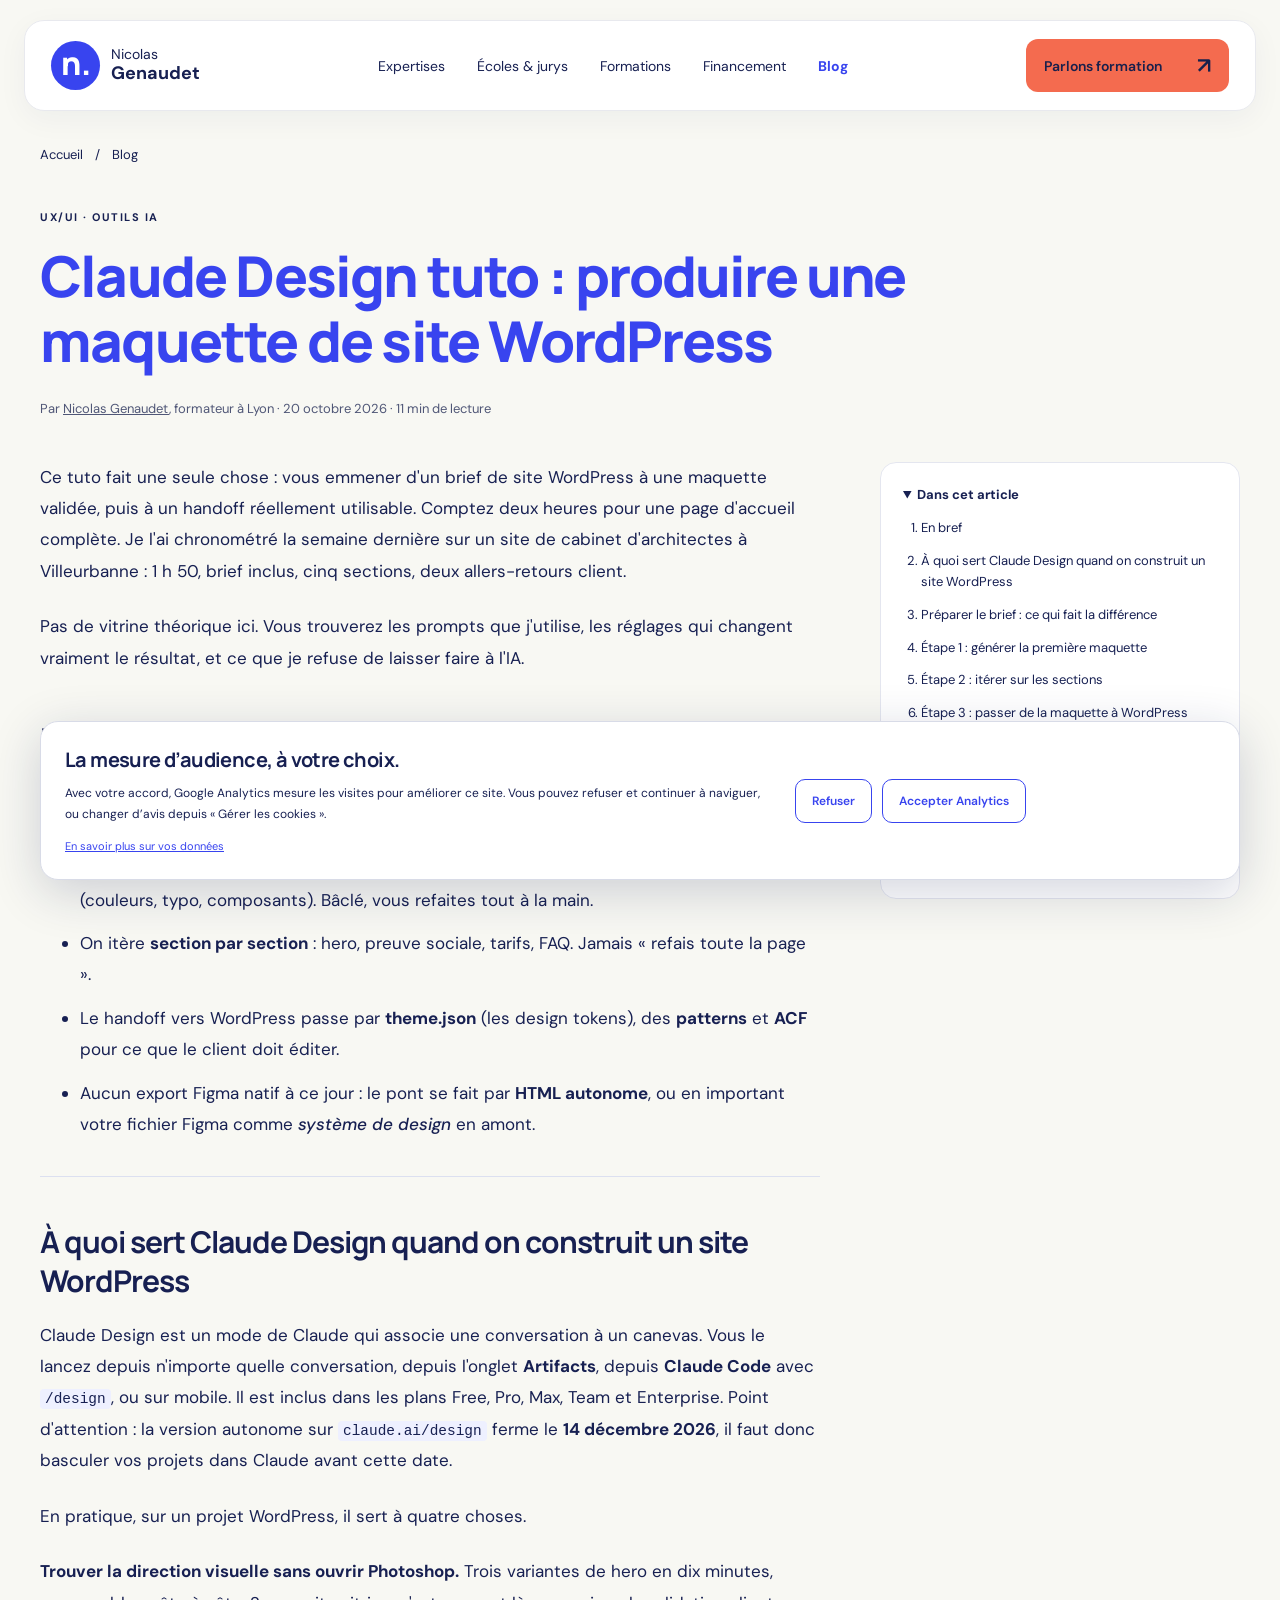
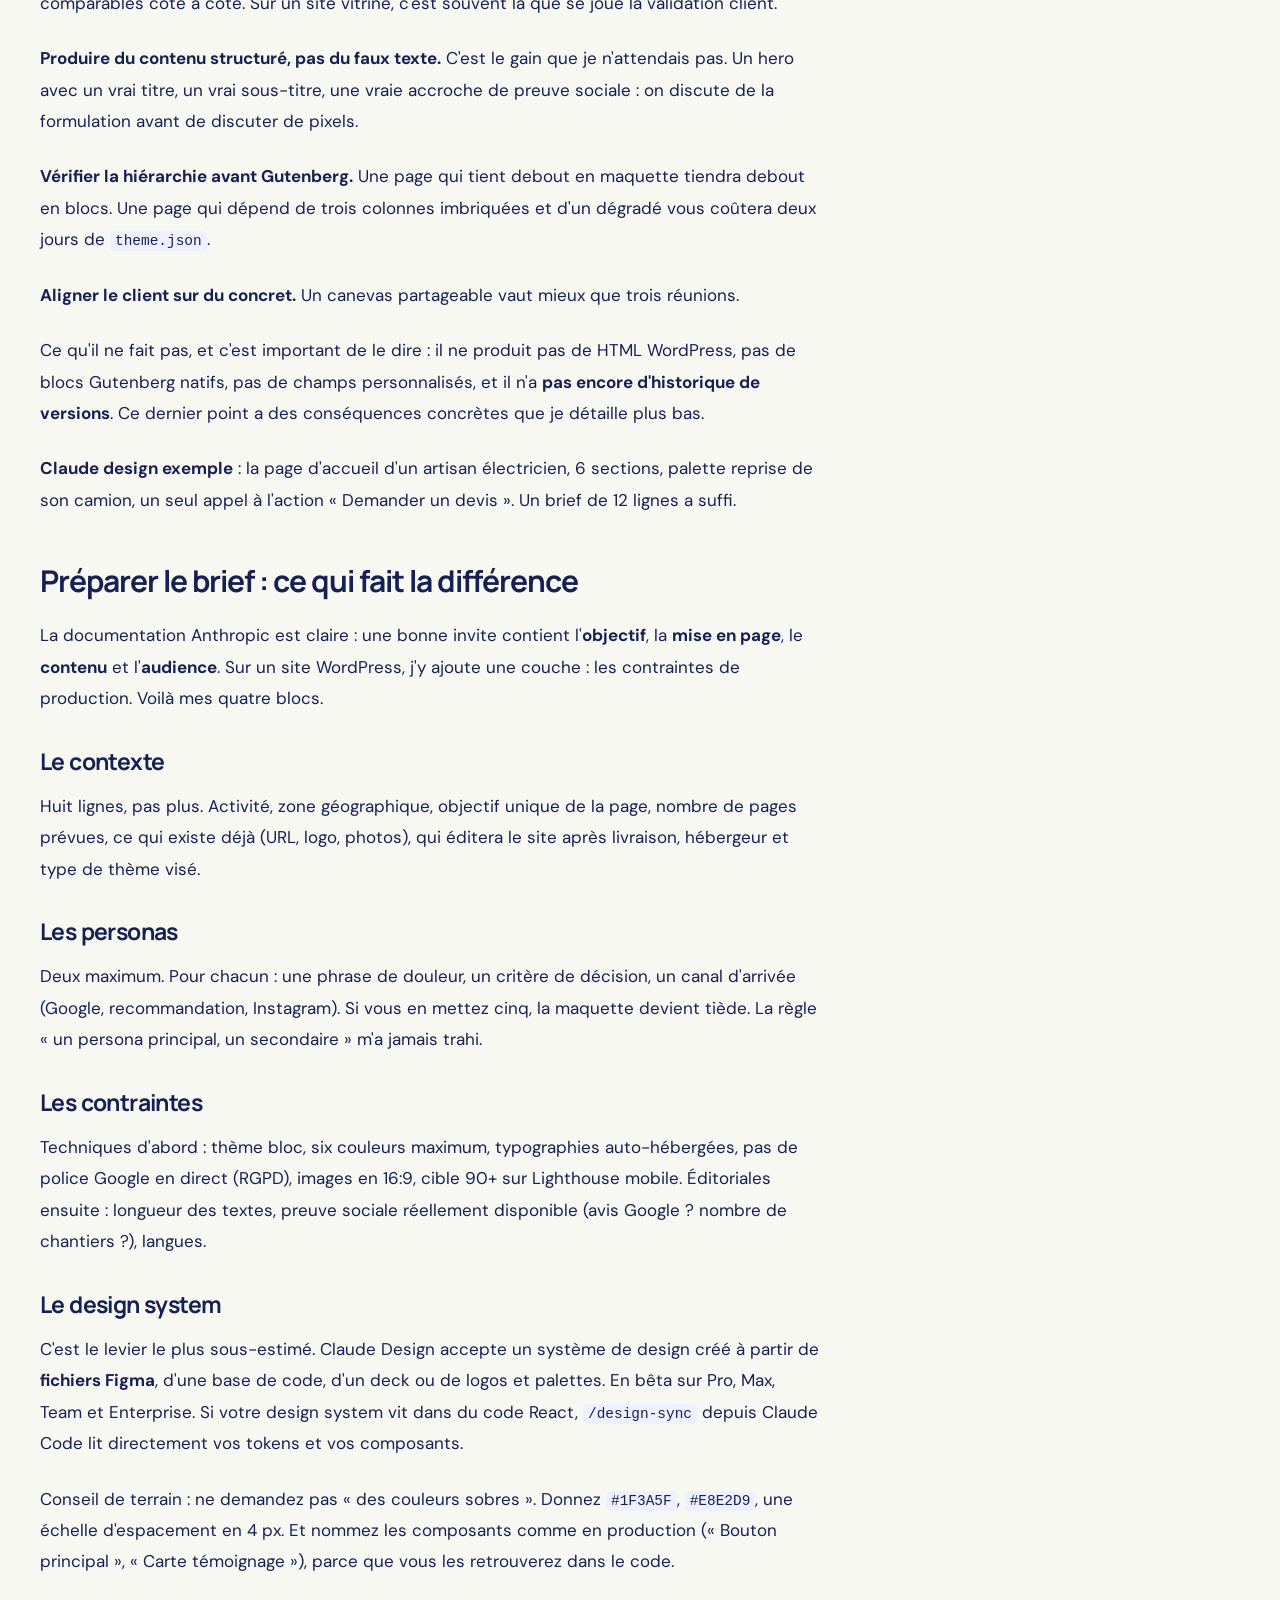
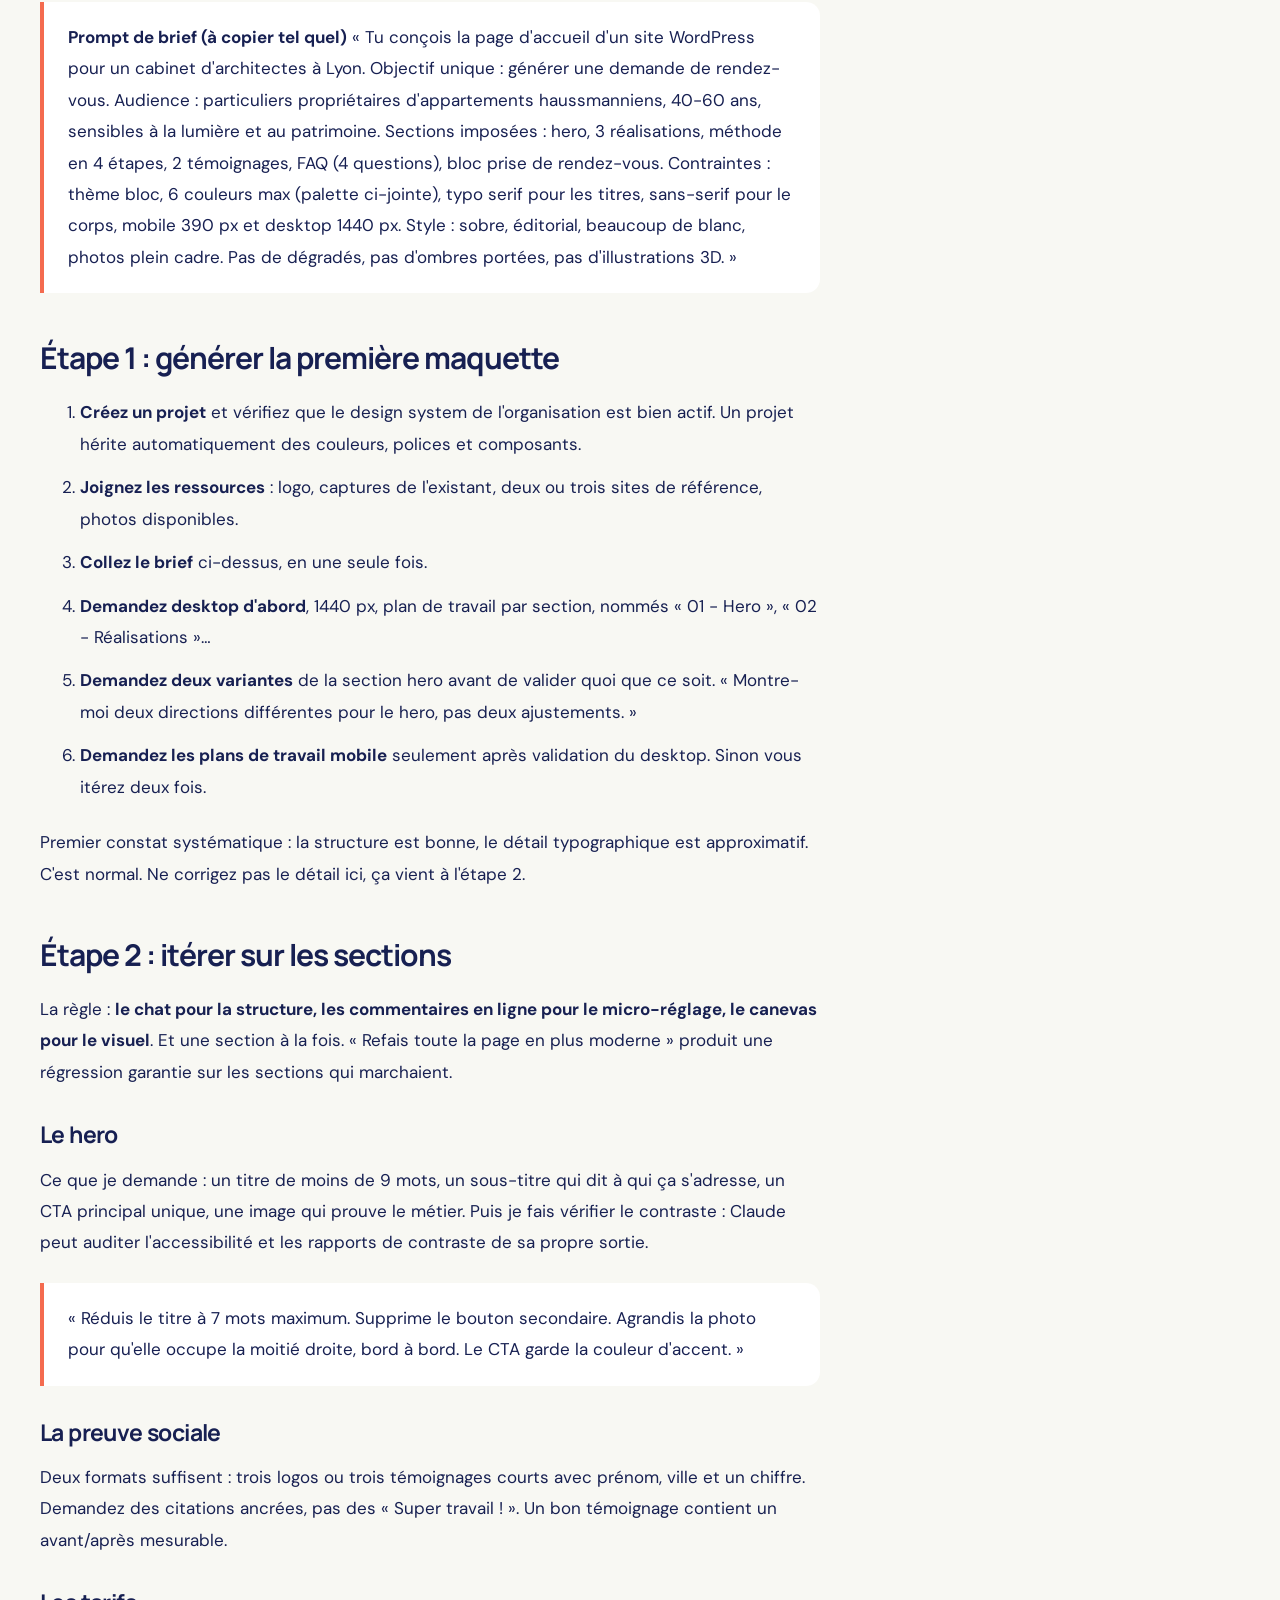
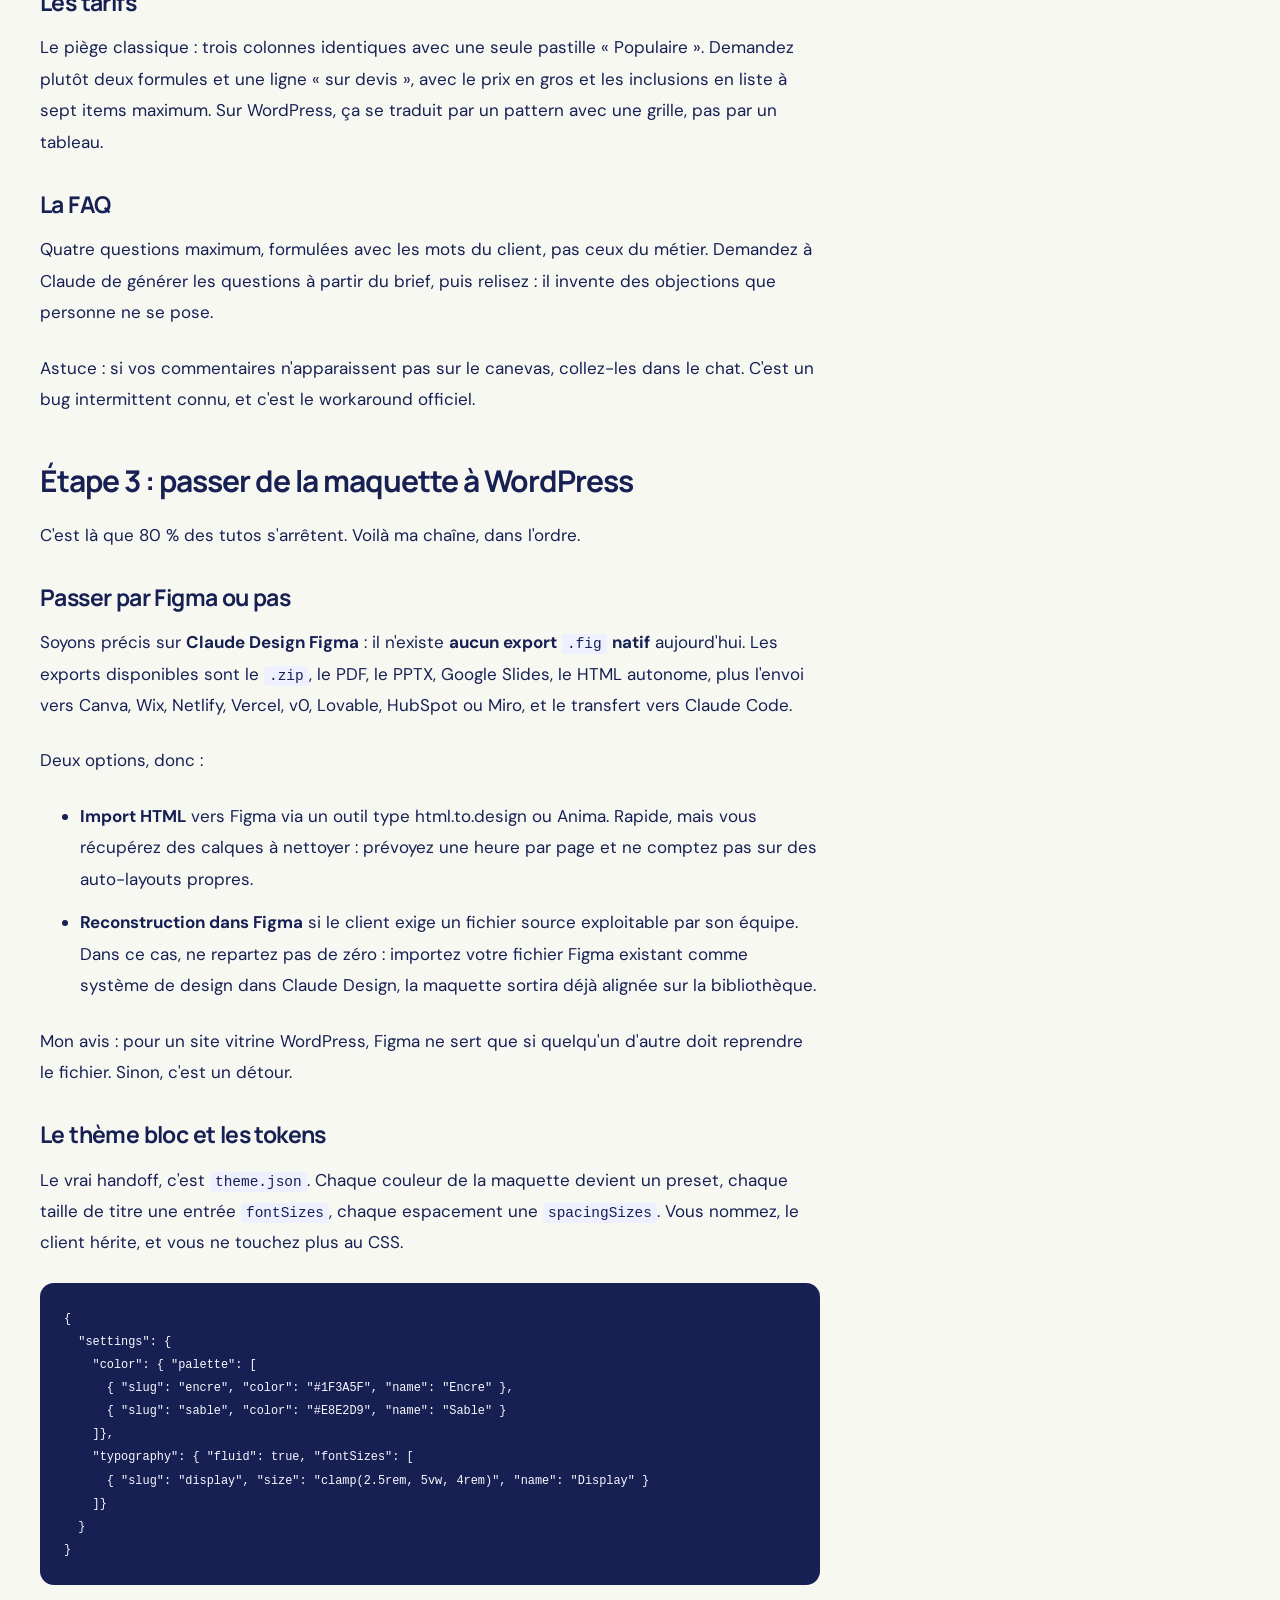
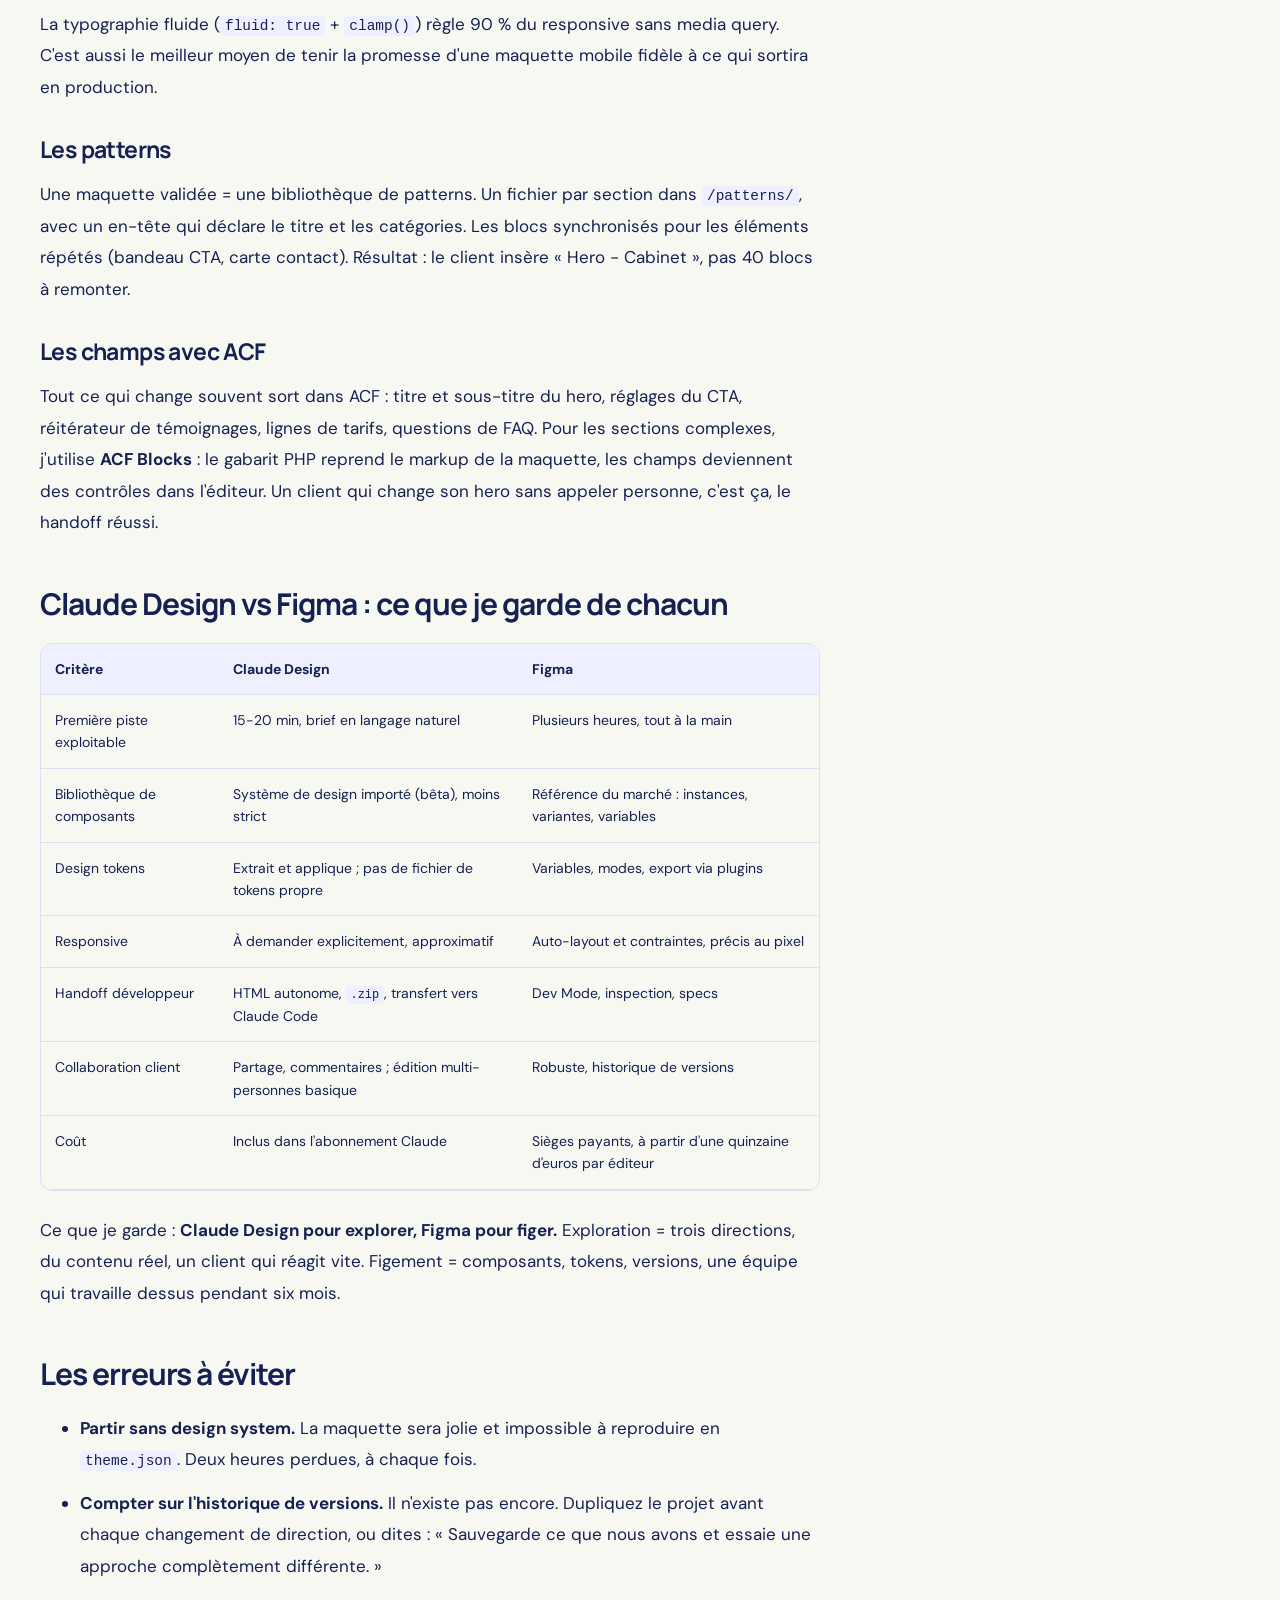
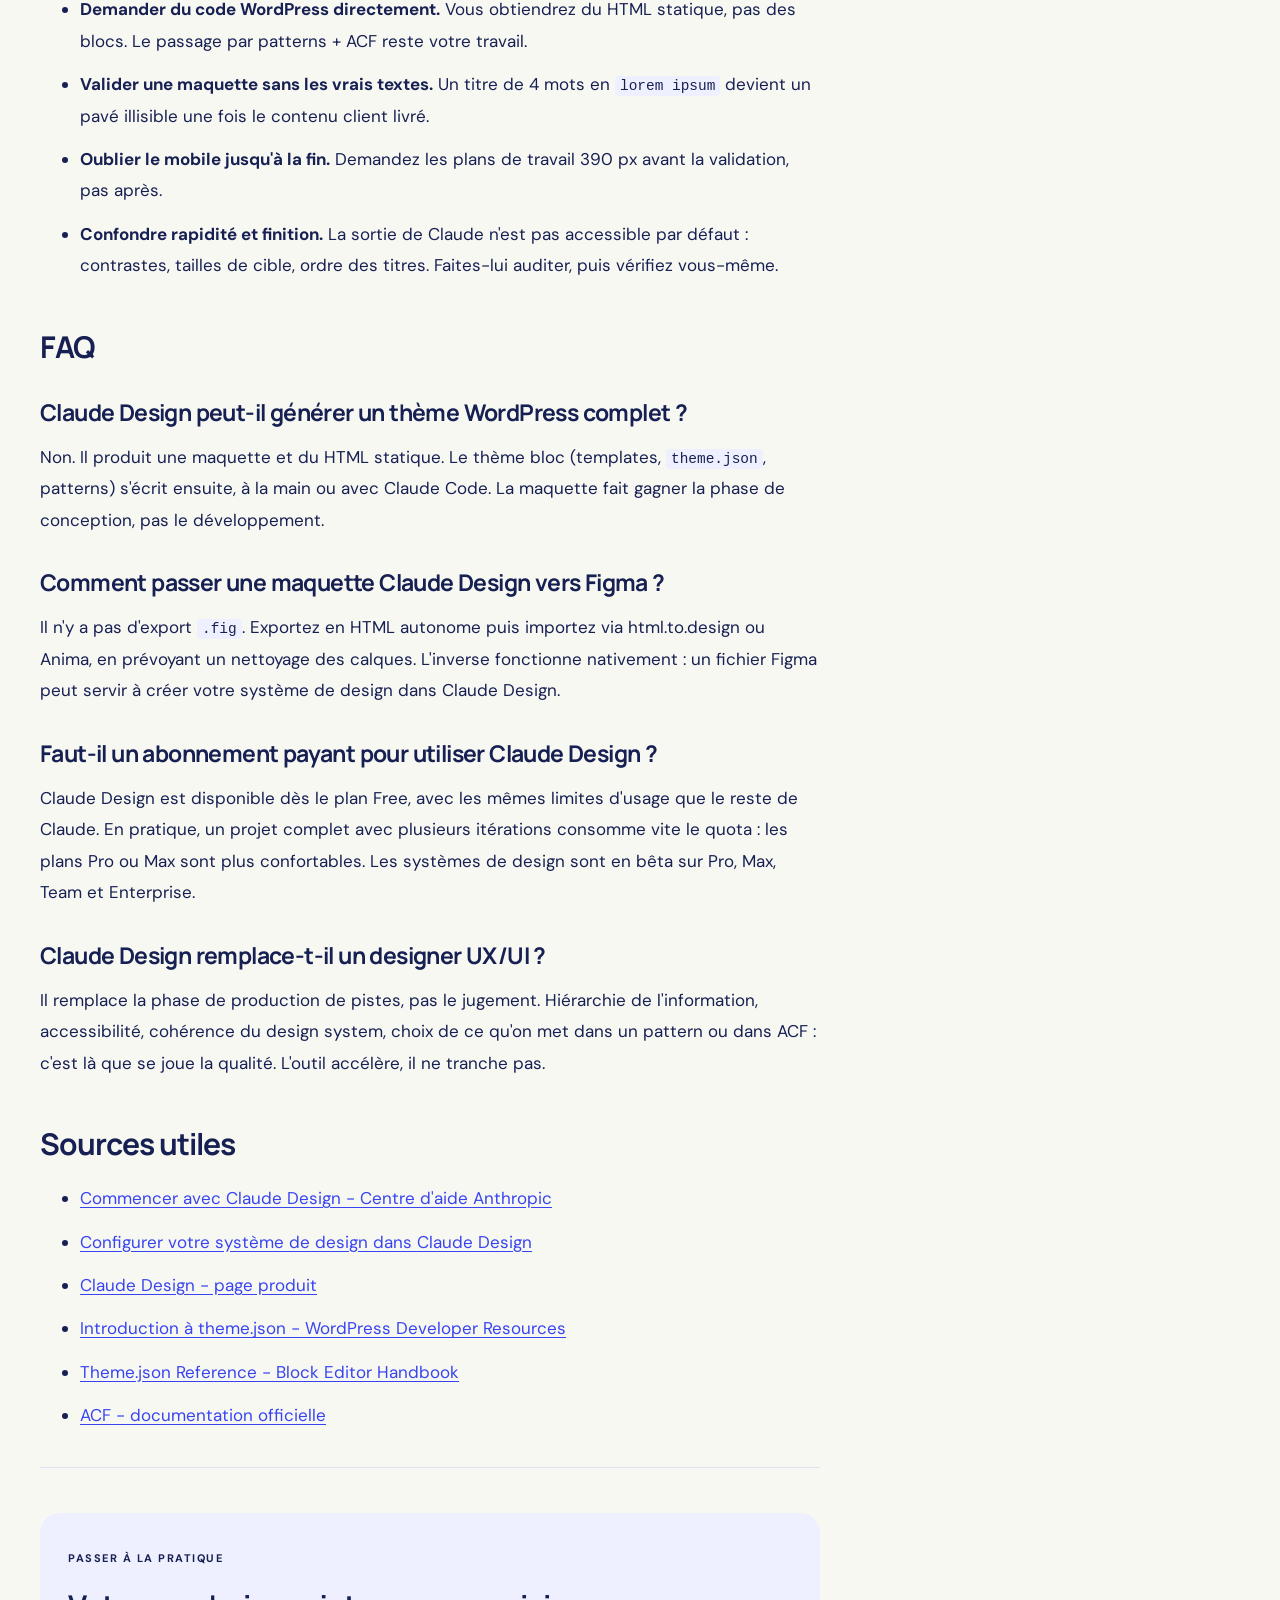
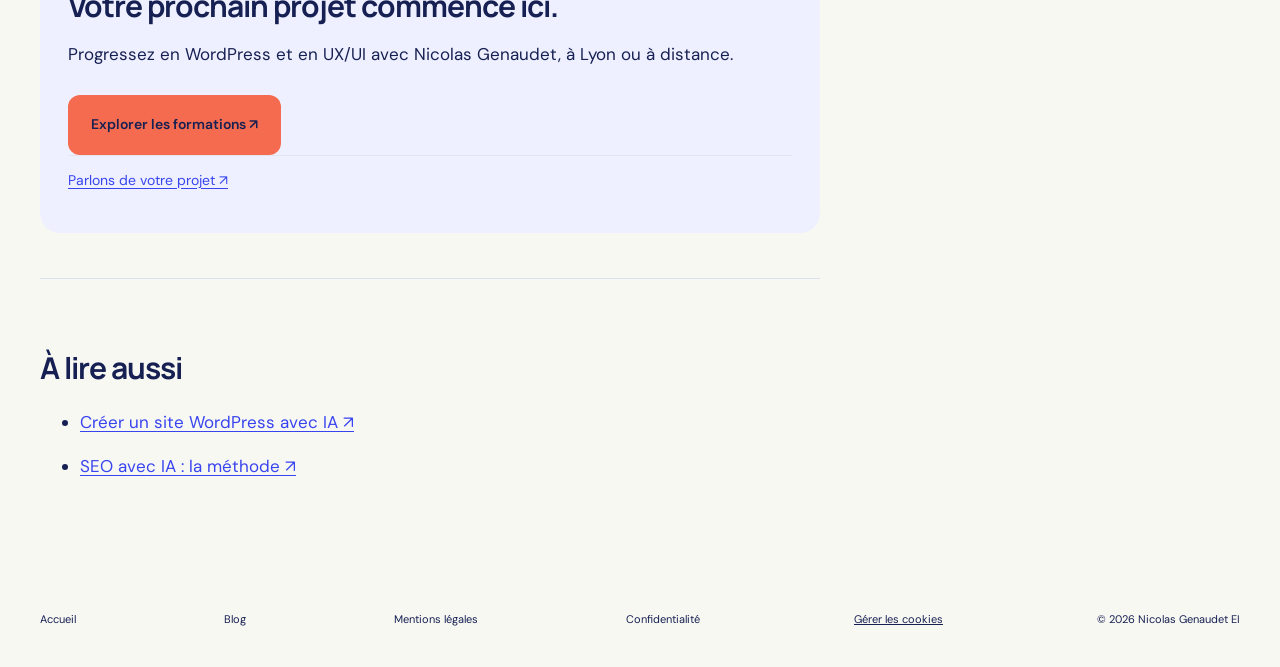
<file: claude-design-wordpress.html>
<!doctype html>
<html lang="fr"><head><meta charset="utf-8"><meta name="viewport" content="width=device-width,initial-scale=1">
<title>Claude Design tuto : produire une maquette de site WordPress | Nicolas Genaudet</title><meta name="description" content="Du brief à la maquette : une méthode pour préparer un site WordPress avec Claude Design, les patterns et ACF."><meta name="author" content="Nicolas Genaudet"><meta name="robots" content="index,follow,max-image-preview:large"><link rel="canonical" href="https://formateur-wordpress-lyon.fr/claude-design-wordpress.html">
<meta property="og:type" content="article"><meta property="og:locale" content="fr_FR"><meta property="og:title" content="Claude Design tuto : produire une maquette de site WordPress"><meta property="og:description" content="Du brief à la maquette : une méthode pour préparer un site WordPress avec Claude Design, les patterns et ACF."><meta property="og:url" content="https://formateur-wordpress-lyon.fr/claude-design-wordpress.html"><meta property="og:image" content="https://formateur-wordpress-lyon.fr/social-preview.png"><meta property="og:image:alt" content="Nicolas Genaudet — Formateur WordPress à Lyon"><meta name="twitter:card" content="summary_large_image">
<link rel="icon" href="favicon.svg" type="image/svg+xml"><link rel="stylesheet" href="style.css"><link rel="stylesheet" href="blog.css">
<script type="application/ld+json">{"@context": "https://schema.org", "@graph": [{"@type": "Person", "@id": "https://formateur-wordpress-lyon.fr/#nicolas", "name": "Nicolas Genaudet", "url": "https://nicolas-genaudet.fr/", "jobTitle": "Formateur WordPress, UX/UI et SEO", "address": {"@type": "PostalAddress", "addressLocality": "Lyon", "addressCountry": "FR"}}, {"@type": "Article", "headline": "Claude Design tuto : produire une maquette de site WordPress", "description": "Du brief à la maquette : une méthode pour préparer un site WordPress avec Claude Design, les patterns et ACF.", "datePublished": "2026-10-20", "dateModified": "2026-10-20", "author": {"@id": "https://formateur-wordpress-lyon.fr/#nicolas"}, "publisher": {"@id": "https://formateur-wordpress-lyon.fr/#nicolas"}, "mainEntityOfPage": "https://formateur-wordpress-lyon.fr/claude-design-wordpress.html", "inLanguage": "fr-FR", "articleSection": "UX/UI"}, {"@type": "FAQPage", "mainEntity": [{"@type": "Question", "name": "Claude Design peut-il générer un thème WordPress complet ?", "acceptedAnswer": {"@type": "Answer", "text": "Non. Il produit une maquette et du HTML statique. Le thème bloc (templates, theme.json, patterns) s'écrit ensuite, à la main ou avec Claude Code. La maquette fait gagner la phase de conception, pas le développement."}}, {"@type": "Question", "name": "Comment passer une maquette Claude Design vers Figma ?", "acceptedAnswer": {"@type": "Answer", "text": "Il n'y a pas d'export .fig. Exportez en HTML autonome puis importez via html.to.design ou Anima, en prévoyant un nettoyage des calques. L'inverse fonctionne nativement : un fichier Figma peut servir à créer votre système de design dans Claude Design."}}, {"@type": "Question", "name": "Faut-il un abonnement payant pour utiliser Claude Design ?", "acceptedAnswer": {"@type": "Answer", "text": "Claude Design est disponible dès le plan Free, avec les mêmes limites d'usage que le reste de Claude. En pratique, un projet complet avec plusieurs itérations consomme vite le quota : les plans Pro ou Max sont plus confortables. Les systèmes de design sont en bêta sur Pro, Max, Team et Enterprise."}}, {"@type": "Question", "name": "Claude Design remplace-t-il un designer UX/UI ?", "acceptedAnswer": {"@type": "Answer", "text": "Il remplace la phase de production de pistes, pas le jugement. Hiérarchie de l'information, accessibilité, cohérence du design system, choix de ce qu'on met dans un pattern ou dans ACF : c'est là que se joue la qualité. L'outil accélère, il ne tranche pas."}}]}, {"@type": "HowTo", "name": "Produire une maquette de site WordPress avec Claude Design", "totalTime": "PT2H", "step": [{"@type": "HowToStep", "name": "Préparer le brief : ce qui fait la différence", "url": "https://formateur-wordpress-lyon.fr/claude-design-wordpress.html#preparer-le-brief-ce-qui-fait-la-difference"}, {"@type": "HowToStep", "name": "Étape 1 : générer la première maquette", "url": "https://formateur-wordpress-lyon.fr/claude-design-wordpress.html#etape-1-generer-la-premiere-maquette"}, {"@type": "HowToStep", "name": "Étape 2 : itérer sur les sections", "url": "https://formateur-wordpress-lyon.fr/claude-design-wordpress.html#etape-2-iterer-sur-les-sections"}, {"@type": "HowToStep", "name": "Étape 3 : passer de la maquette à WordPress", "url": "https://formateur-wordpress-lyon.fr/claude-design-wordpress.html#etape-3-passer-de-la-maquette-a-wordpress"}]}]}</script><script src="navigation.js" defer></script><script src="consent.js" defer></script></head>
<body><a class="skip" href="#main">Aller au contenu</a><header class="site-header">
            <a class="brand" href="index.html"><span class="brand-icon">n.</span><span>Nicolas<br><b>Genaudet</b></span></a>
            <button class="menu-toggle" aria-expanded="false" aria-controls="primary-navigation">Menu <span aria-hidden="true">☰</span></button>
            <nav id="primary-navigation" aria-label="Navigation principale">
                <a href="index.html#expertises">Expertises</a><a href="index.html#parcours">Écoles & jurys</a><a href="index.html#formations">Formations</a><a href="index.html#financement">Financement</a><a href="blog.html" aria-current="page">Blog</a>
            </nav>
            <a class="button coral small" href="index.html#contact">Parlons formation <span>↗</span></a>
        </header><main id="main"><div class="wrap article-shell"><nav class="breadcrumbs" aria-label="Fil d’Ariane"><a href="index.html">Accueil</a><span aria-hidden="true">/</span><a href="blog.html">Blog</a></nav><article><div class="article-heading"><span class="eyebrow">UX/UI · OUTILS IA</span><h1>Claude Design tuto : produire une maquette de site WordPress</h1><p class="article-meta">Par <a href="index.html#parcours">Nicolas Genaudet</a>, formateur à Lyon · <time datetime="2026-10-20">20 octobre 2026</time> · 11 min de lecture</p></div><div class="article-layout"><div class="article-content"><p>Ce tuto fait une seule chose : vous emmener d&#x27;un brief de site WordPress à une maquette validée, puis à un handoff réellement utilisable. Comptez deux heures pour une page d&#x27;accueil complète. Je l&#x27;ai chronométré la semaine dernière sur un site de cabinet d&#x27;architectes à Villeurbanne : 1 h 50, brief inclus, cinq sections, deux allers-retours client.</p>
<p>Pas de vitrine théorique ici. Vous trouverez les prompts que j&#x27;utilise, les réglages qui changent vraiment le résultat, et ce que je refuse de laisser faire à l&#x27;IA.</p>
<h2 id="en-bref">En bref</h2>
<ul><li><strong>Claude Design</strong> génère une maquette éditable sur un canevas, à partir d&#x27;une conversation : vous décrivez, il construit, vous corrigez au chat, au commentaire ou à la souris.</li><li>L&#x27;étape qui décide de tout n&#x27;est pas le prompt, c&#x27;est le <strong>brief + le design system importé</strong> (couleurs, typo, composants). Bâclé, vous refaites tout à la main.</li><li>On itère <strong>section par section</strong> : hero, preuve sociale, tarifs, FAQ. Jamais « refais toute la page ».</li><li>Le handoff vers WordPress passe par <strong>theme.json</strong> (les design tokens), des <strong>patterns</strong> et <strong>ACF</strong> pour ce que le client doit éditer.</li><li>Aucun export Figma natif à ce jour : le pont se fait par <strong>HTML autonome</strong>, ou en important votre fichier Figma comme <em>système de design</em> en amont.</li></ul>
<hr>
<h2 id="a-quoi-sert-claude-design-quand-on-construit-un-site-wordpress">À quoi sert Claude Design quand on construit un site WordPress</h2>
<p>Claude Design est un mode de Claude qui associe une conversation à un canevas. Vous le lancez depuis n&#x27;importe quelle conversation, depuis l&#x27;onglet <strong>Artifacts</strong>, depuis <strong>Claude Code</strong> avec <code>/design</code>, ou sur mobile. Il est inclus dans les plans Free, Pro, Max, Team et Enterprise. Point d&#x27;attention : la version autonome sur <code>claude.ai/design</code> ferme le <strong>14 décembre 2026</strong>, il faut donc basculer vos projets dans Claude avant cette date.</p>
<p>En pratique, sur un projet WordPress, il sert à quatre choses.</p>
<p><strong>Trouver la direction visuelle sans ouvrir Photoshop.</strong> Trois variantes de hero en dix minutes, comparables côte à côte. Sur un site vitrine, c&#x27;est souvent là que se joue la validation client.</p>
<p><strong>Produire du contenu structuré, pas du faux texte.</strong> C&#x27;est le gain que je n&#x27;attendais pas. Un hero avec un vrai titre, un vrai sous-titre, une vraie accroche de preuve sociale : on discute de la formulation avant de discuter de pixels.</p>
<p><strong>Vérifier la hiérarchie avant Gutenberg.</strong> Une page qui tient debout en maquette tiendra debout en blocs. Une page qui dépend de trois colonnes imbriquées et d&#x27;un dégradé vous coûtera deux jours de <code>theme.json</code>.</p>
<p><strong>Aligner le client sur du concret.</strong> Un canevas partageable vaut mieux que trois réunions.</p>
<p>Ce qu&#x27;il ne fait pas, et c&#x27;est important de le dire : il ne produit pas de HTML WordPress, pas de blocs Gutenberg natifs, pas de champs personnalisés, et il n&#x27;a <strong>pas encore d&#x27;historique de versions</strong>. Ce dernier point a des conséquences concrètes que je détaille plus bas.</p>
<p><strong>Claude design exemple</strong> : la page d&#x27;accueil d&#x27;un artisan électricien, 6 sections, palette reprise de son camion, un seul appel à l&#x27;action « Demander un devis ». Un brief de 12 lignes a suffi.</p>
<h2 id="preparer-le-brief-ce-qui-fait-la-difference">Préparer le brief : ce qui fait la différence</h2>
<p>La documentation Anthropic est claire : une bonne invite contient l&#x27;<strong>objectif</strong>, la <strong>mise en page</strong>, le <strong>contenu</strong> et l&#x27;<strong>audience</strong>. Sur un site WordPress, j&#x27;y ajoute une couche : les contraintes de production. Voilà mes quatre blocs.</p>
<h3 id="le-contexte">Le contexte</h3>
<p>Huit lignes, pas plus. Activité, zone géographique, objectif unique de la page, nombre de pages prévues, ce qui existe déjà (URL, logo, photos), qui éditera le site après livraison, hébergeur et type de thème visé.</p>
<h3 id="les-personas">Les personas</h3>
<p>Deux maximum. Pour chacun : une phrase de douleur, un critère de décision, un canal d&#x27;arrivée (Google, recommandation, Instagram). Si vous en mettez cinq, la maquette devient tiède. La règle « un persona principal, un secondaire » m&#x27;a jamais trahi.</p>
<h3 id="les-contraintes">Les contraintes</h3>
<p>Techniques d&#x27;abord : thème bloc, six couleurs maximum, typographies auto-hébergées, pas de police Google en direct (RGPD), images en 16:9, cible 90+ sur Lighthouse mobile. Éditoriales ensuite : longueur des textes, preuve sociale réellement disponible (avis Google ? nombre de chantiers ?), langues.</p>
<h3 id="le-design-system">Le design system</h3>
<p>C&#x27;est le levier le plus sous-estimé. Claude Design accepte un système de design créé à partir de <strong>fichiers Figma</strong>, d&#x27;une base de code, d&#x27;un deck ou de logos et palettes. En bêta sur Pro, Max, Team et Enterprise. Si votre design system vit dans du code React, <code>/design-sync</code> depuis Claude Code lit directement vos tokens et vos composants.</p>
<p>Conseil de terrain : ne demandez pas « des couleurs sobres ». Donnez <code>#1F3A5F</code>, <code>#E8E2D9</code>, une échelle d&#x27;espacement en 4 px. Et nommez les composants comme en production (« Bouton principal », « Carte témoignage »), parce que vous les retrouverez dans le code.</p>
<blockquote><p><strong>Prompt de brief (à copier tel quel)</strong> « Tu conçois la page d&#x27;accueil d&#x27;un site WordPress pour un cabinet d&#x27;architectes à Lyon. Objectif unique : générer une demande de rendez-vous. Audience : particuliers propriétaires d&#x27;appartements haussmanniens, 40-60 ans, sensibles à la lumière et au patrimoine. Sections imposées : hero, 3 réalisations, méthode en 4 étapes, 2 témoignages, FAQ (4 questions), bloc prise de rendez-vous. Contraintes : thème bloc, 6 couleurs max (palette ci-jointe), typo serif pour les titres, sans-serif pour le corps, mobile 390 px et desktop 1440 px. Style : sobre, éditorial, beaucoup de blanc, photos plein cadre. Pas de dégradés, pas d&#x27;ombres portées, pas d&#x27;illustrations 3D. »</p></blockquote>
<h2 id="etape-1-generer-la-premiere-maquette">Étape 1 : générer la première maquette</h2>
<ol><li><strong>Créez un projet</strong> et vérifiez que le design system de l&#x27;organisation est bien actif. Un projet hérite automatiquement des couleurs, polices et composants.</li><li><strong>Joignez les ressources</strong> : logo, captures de l&#x27;existant, deux ou trois sites de référence, photos disponibles.</li><li><strong>Collez le brief</strong> ci-dessus, en une seule fois.</li><li><strong>Demandez desktop d&#x27;abord</strong>, 1440 px, plan de travail par section, nommés « 01 - Hero », « 02 - Réalisations »…</li><li><strong>Demandez deux variantes</strong> de la section hero avant de valider quoi que ce soit. « Montre-moi deux directions différentes pour le hero, pas deux ajustements. »</li><li><strong>Demandez les plans de travail mobile</strong> seulement après validation du desktop. Sinon vous itérez deux fois.</li></ol>
<p>Premier constat systématique : la structure est bonne, le détail typographique est approximatif. C&#x27;est normal. Ne corrigez pas le détail ici, ça vient à l&#x27;étape 2.</p>
<h2 id="etape-2-iterer-sur-les-sections">Étape 2 : itérer sur les sections</h2>
<p>La règle : <strong>le chat pour la structure, les commentaires en ligne pour le micro-réglage, le canevas pour le visuel</strong>. Et une section à la fois. « Refais toute la page en plus moderne » produit une régression garantie sur les sections qui marchaient.</p>
<h3 id="le-hero">Le hero</h3>
<p>Ce que je demande : un titre de moins de 9 mots, un sous-titre qui dit à qui ça s&#x27;adresse, un CTA principal unique, une image qui prouve le métier. Puis je fais vérifier le contraste : Claude peut auditer l&#x27;accessibilité et les rapports de contraste de sa propre sortie.</p>
<blockquote><p>« Réduis le titre à 7 mots maximum. Supprime le bouton secondaire. Agrandis la photo pour qu&#x27;elle occupe la moitié droite, bord à bord. Le CTA garde la couleur d&#x27;accent. »</p></blockquote>
<h3 id="la-preuve-sociale">La preuve sociale</h3>
<p>Deux formats suffisent : trois logos ou trois témoignages courts avec prénom, ville et un chiffre. Demandez des citations ancrées, pas des « Super travail ! ». Un bon témoignage contient un avant/après mesurable.</p>
<h3 id="les-tarifs">Les tarifs</h3>
<p>Le piège classique : trois colonnes identiques avec une seule pastille « Populaire ». Demandez plutôt deux formules et une ligne « sur devis », avec le prix en gros et les inclusions en liste à sept items maximum. Sur WordPress, ça se traduit par un pattern avec une grille, pas par un tableau.</p>
<h3 id="la-faq">La FAQ</h3>
<p>Quatre questions maximum, formulées avec les mots du client, pas ceux du métier. Demandez à Claude de générer les questions à partir du brief, puis relisez : il invente des objections que personne ne se pose.</p>
<p>Astuce : si vos commentaires n&#x27;apparaissent pas sur le canevas, collez-les dans le chat. C&#x27;est un bug intermittent connu, et c&#x27;est le workaround officiel.</p>
<h2 id="etape-3-passer-de-la-maquette-a-wordpress">Étape 3 : passer de la maquette à WordPress</h2>
<p>C&#x27;est là que 80 % des tutos s&#x27;arrêtent. Voilà ma chaîne, dans l&#x27;ordre.</p>
<h3 id="passer-par-figma-ou-pas">Passer par Figma ou pas</h3>
<p>Soyons précis sur <strong>Claude Design Figma</strong> : il n&#x27;existe <strong>aucun export</strong> <code>.fig</code> <strong>natif</strong> aujourd&#x27;hui. Les exports disponibles sont le <code>.zip</code>, le PDF, le PPTX, Google Slides, le HTML autonome, plus l&#x27;envoi vers Canva, Wix, Netlify, Vercel, v0, Lovable, HubSpot ou Miro, et le transfert vers Claude Code.</p>
<p>Deux options, donc :</p>
<ul><li><strong>Import HTML</strong> vers Figma via un outil type html.to.design ou Anima. Rapide, mais vous récupérez des calques à nettoyer : prévoyez une heure par page et ne comptez pas sur des auto-layouts propres.</li><li><strong>Reconstruction dans Figma</strong> si le client exige un fichier source exploitable par son équipe. Dans ce cas, ne repartez pas de zéro : importez votre fichier Figma existant comme système de design dans Claude Design, la maquette sortira déjà alignée sur la bibliothèque.</li></ul>
<p>Mon avis : pour un site vitrine WordPress, Figma ne sert que si quelqu&#x27;un d&#x27;autre doit reprendre le fichier. Sinon, c&#x27;est un détour.</p>
<h3 id="le-theme-bloc-et-les-tokens">Le thème bloc et les tokens</h3>
<p>Le vrai handoff, c&#x27;est <code>theme.json</code>. Chaque couleur de la maquette devient un preset, chaque taille de titre une entrée <code>fontSizes</code>, chaque espacement une <code>spacingSizes</code>. Vous nommez, le client hérite, et vous ne touchez plus au CSS.</p>
<pre><code class="language-json">{
  &quot;settings&quot;: {
    &quot;color&quot;: { &quot;palette&quot;: [
      { &quot;slug&quot;: &quot;encre&quot;, &quot;color&quot;: &quot;#1F3A5F&quot;, &quot;name&quot;: &quot;Encre&quot; },
      { &quot;slug&quot;: &quot;sable&quot;, &quot;color&quot;: &quot;#E8E2D9&quot;, &quot;name&quot;: &quot;Sable&quot; }
    ]},
    &quot;typography&quot;: { &quot;fluid&quot;: true, &quot;fontSizes&quot;: [
      { &quot;slug&quot;: &quot;display&quot;, &quot;size&quot;: &quot;clamp(2.5rem, 5vw, 4rem)&quot;, &quot;name&quot;: &quot;Display&quot; }
    ]}
  }
}</code></pre>
<p>La typographie fluide (<code>fluid: true</code> + <code>clamp()</code>) règle 90 % du responsive sans media query. C&#x27;est aussi le meilleur moyen de tenir la promesse d&#x27;une maquette mobile fidèle à ce qui sortira en production.</p>
<h3 id="les-patterns">Les patterns</h3>
<p>Une maquette validée = une bibliothèque de patterns. Un fichier par section dans <code>/patterns/</code>, avec un en-tête qui déclare le titre et les catégories. Les blocs synchronisés pour les éléments répétés (bandeau CTA, carte contact). Résultat : le client insère « Hero - Cabinet », pas 40 blocs à remonter.</p>
<h3 id="les-champs-avec-acf">Les champs avec ACF</h3>
<p>Tout ce qui change souvent sort dans ACF : titre et sous-titre du hero, réglages du CTA, réitérateur de témoignages, lignes de tarifs, questions de FAQ. Pour les sections complexes, j&#x27;utilise <strong>ACF Blocks</strong> : le gabarit PHP reprend le markup de la maquette, les champs deviennent des contrôles dans l&#x27;éditeur. Un client qui change son hero sans appeler personne, c&#x27;est ça, le handoff réussi.</p>
<h2 id="claude-design-vs-figma-ce-que-je-garde-de-chacun">Claude Design vs Figma : ce que je garde de chacun</h2>
<div class="table-scroll" tabindex="0" role="region" aria-label="Tableau comparatif"><table><thead><tr><th scope="col">Critère</th><th scope="col">Claude Design</th><th scope="col">Figma</th></tr></thead><tbody><tr><td>Première piste exploitable</td><td>15-20 min, brief en langage naturel</td><td>Plusieurs heures, tout à la main</td></tr><tr><td>Bibliothèque de composants</td><td>Système de design importé (bêta), moins strict</td><td>Référence du marché : instances, variantes, variables</td></tr><tr><td>Design tokens</td><td>Extrait et applique ; pas de fichier de tokens propre</td><td>Variables, modes, export via plugins</td></tr><tr><td>Responsive</td><td>À demander explicitement, approximatif</td><td>Auto-layout et contraintes, précis au pixel</td></tr><tr><td>Handoff développeur</td><td>HTML autonome, <code>.zip</code>, transfert vers Claude Code</td><td>Dev Mode, inspection, specs</td></tr><tr><td>Collaboration client</td><td>Partage, commentaires ; édition multi-personnes basique</td><td>Robuste, historique de versions</td></tr><tr><td>Coût</td><td>Inclus dans l&#x27;abonnement Claude</td><td>Sièges payants, à partir d&#x27;une quinzaine d&#x27;euros par éditeur</td></tr></tbody></table></div>
<p>Ce que je garde : <strong>Claude Design pour explorer, Figma pour figer.</strong> Exploration = trois directions, du contenu réel, un client qui réagit vite. Figement = composants, tokens, versions, une équipe qui travaille dessus pendant six mois.</p>
<h2 id="les-erreurs-a-eviter">Les erreurs à éviter</h2>
<ul><li><strong>Partir sans design system.</strong> La maquette sera jolie et impossible à reproduire en <code>theme.json</code>. Deux heures perdues, à chaque fois.</li><li><strong>Compter sur l&#x27;historique de versions.</strong> Il n&#x27;existe pas encore. Dupliquez le projet avant chaque changement de direction, ou dites : « Sauvegarde ce que nous avons et essaie une approche complètement différente. »</li><li><strong>Demander du code WordPress directement.</strong> Vous obtiendrez du HTML statique, pas des blocs. Le passage par patterns + ACF reste votre travail.</li><li><strong>Valider une maquette sans les vrais textes.</strong> Un titre de 4 mots en <code>lorem ipsum</code> devient un pavé illisible une fois le contenu client livré.</li><li><strong>Oublier le mobile jusqu&#x27;à la fin.</strong> Demandez les plans de travail 390 px avant la validation, pas après.</li><li><strong>Confondre rapidité et finition.</strong> La sortie de Claude n&#x27;est pas accessible par défaut : contrastes, tailles de cible, ordre des titres. Faites-lui auditer, puis vérifiez vous-même.</li></ul>
<h2 id="faq">FAQ</h2>
<h3 id="claude-design-peut-il-generer-un-theme-wordpress-complet">Claude Design peut-il générer un thème WordPress complet ?</h3>
<p>Non. Il produit une maquette et du HTML statique. Le thème bloc (templates, <code>theme.json</code>, patterns) s&#x27;écrit ensuite, à la main ou avec Claude Code. La maquette fait gagner la phase de conception, pas le développement.</p>
<h3 id="comment-passer-une-maquette-claude-design-vers-figma">Comment passer une maquette Claude Design vers Figma ?</h3>
<p>Il n&#x27;y a pas d&#x27;export <code>.fig</code>. Exportez en HTML autonome puis importez via html.to.design ou Anima, en prévoyant un nettoyage des calques. L&#x27;inverse fonctionne nativement : un fichier Figma peut servir à créer votre système de design dans Claude Design.</p>
<h3 id="faut-il-un-abonnement-payant-pour-utiliser-claude-design">Faut-il un abonnement payant pour utiliser Claude Design ?</h3>
<p>Claude Design est disponible dès le plan Free, avec les mêmes limites d&#x27;usage que le reste de Claude. En pratique, un projet complet avec plusieurs itérations consomme vite le quota : les plans Pro ou Max sont plus confortables. Les systèmes de design sont en bêta sur Pro, Max, Team et Enterprise.</p>
<h3 id="claude-design-remplace-t-il-un-designer-ux-ui">Claude Design remplace-t-il un designer UX/UI ?</h3>
<p>Il remplace la phase de production de pistes, pas le jugement. Hiérarchie de l&#x27;information, accessibilité, cohérence du design system, choix de ce qu&#x27;on met dans un pattern ou dans ACF : c&#x27;est là que se joue la qualité. L&#x27;outil accélère, il ne tranche pas.</p>
<h2 id="sources-utiles">Sources utiles</h2>
<ul><li><a href="https://support.claude.com/fr/articles/14604416-commencer-avec-claude-design">Commencer avec Claude Design - Centre d&#x27;aide Anthropic</a></li><li><a href="https://support.claude.com/fr/articles/14604397-configurez-votre-systeme-de-design-dans-claude-design">Configurer votre système de design dans Claude Design</a></li><li><a href="https://claude.com/fr/product/design">Claude Design - page produit</a></li><li><a href="https://developer.wordpress.org/themes/global-settings-and-styles/introduction-to-theme-json/">Introduction à theme.json - WordPress Developer Resources</a></li><li><a href="https://developer.wordpress.org/block-editor/reference-guides/theme-json-reference/">Theme.json Reference - Block Editor Handbook</a></li><li><a href="https://www.advancedcustomfields.com/resources/">ACF - documentation officielle</a></li></ul>
<hr><aside class="article-cta"><span class="eyebrow">PASSER À LA PRATIQUE</span><h2>Votre prochain projet commence ici.</h2><p>Progressez en WordPress et en UX/UI avec Nicolas Genaudet, à Lyon ou à distance.</p><a class="button coral" href="index.html#formations">Explorer les formations ↗</a> <a class="course-link" href="https://nicolas-genaudet.fr/#contact">Parlons de votre projet ↗</a></aside><aside class="related"><h2>À lire aussi</h2><ul><li><a href="creer-site-wordpress-ia.html">Créer un site WordPress avec IA ↗</a></li><li><a href="seo-avec-ia.html">SEO avec IA : la méthode ↗</a></li></ul></aside></div><details class="article-toc" open><summary>Dans cet article</summary><ol><li><a href="#en-bref">En bref</a></li><li><a href="#a-quoi-sert-claude-design-quand-on-construit-un-site-wordpress">À quoi sert Claude Design quand on construit un site WordPress</a></li><li><a href="#preparer-le-brief-ce-qui-fait-la-difference">Préparer le brief : ce qui fait la différence</a></li><li><a href="#etape-1-generer-la-premiere-maquette">Étape 1 : générer la première maquette</a></li><li><a href="#etape-2-iterer-sur-les-sections">Étape 2 : itérer sur les sections</a></li><li><a href="#etape-3-passer-de-la-maquette-a-wordpress">Étape 3 : passer de la maquette à WordPress</a></li><li><a href="#claude-design-vs-figma-ce-que-je-garde-de-chacun">Claude Design vs Figma : ce que je garde de chacun</a></li><li><a href="#les-erreurs-a-eviter">Les erreurs à éviter</a></li><li><a href="#faq">FAQ</a></li><li><a href="#sources-utiles">Sources utiles</a></li></ol></details></div></article></div></main><footer class="wrap"><a href="index.html">Accueil</a><a href="blog.html">Blog</a><a href="mentions-legales.html">Mentions légales</a><a href="confidentialite.html">Confidentialité</a><button data-cookie-settings>Gérer les cookies</button><p>© 2026 Nicolas Genaudet EI</p></footer><aside id="cookie-banner" class="cookie-banner" role="region" aria-label="Préférences de mesure d’audience" hidden>
            <div>
                <h2>La mesure d’audience, à votre choix.</h2>
                <p>
                    Avec votre accord, Google Analytics mesure les visites pour améliorer ce site. Vous pouvez refuser et continuer à naviguer, ou changer d’avis depuis « Gérer les cookies ».
                </p>
                <a href="confidentialite.html">En savoir plus sur vos données</a>
            </div>
            <div class="cookie-actions">
                <button data-reject>Refuser</button><button data-accept>Accepter Analytics</button>
            </div>
        </aside></body></html>
</file>
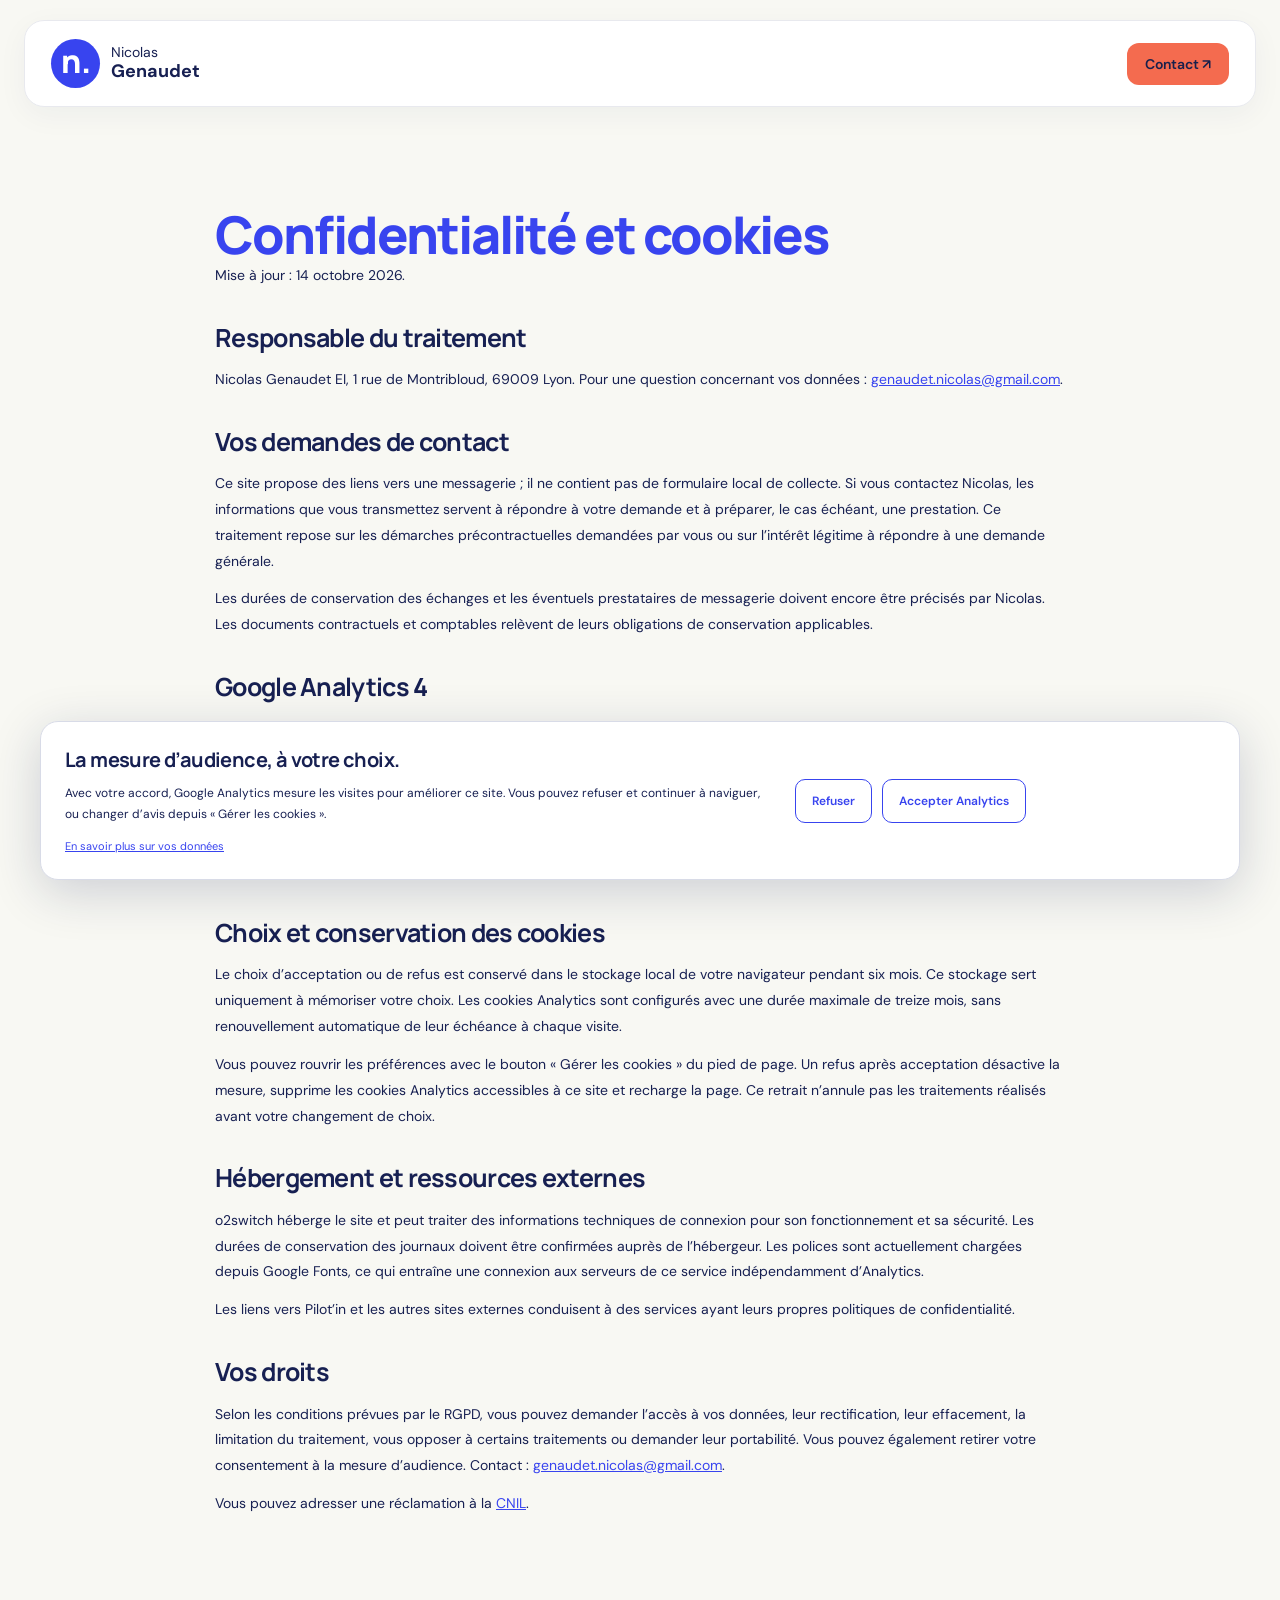
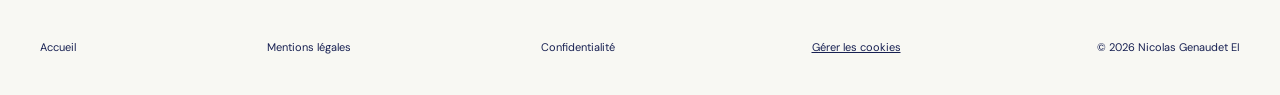
<file: confidentialite.html>
<!doctype html><html lang="fr"><head><meta charset="utf-8"><meta name="viewport" content="width=device-width,initial-scale=1"><title>Confidentialité et cookies | Nicolas Genaudet</title><meta name="description" content="Confidentialité et cookies du site formateur-wordpress-lyon.fr, édité par Nicolas Genaudet EI."><link rel="canonical" href="https://formateur-wordpress-lyon.fr/confidentialite.html"><meta name="robots" content="index,follow"><link rel="icon" href="favicon.svg" type="image/svg+xml"><link rel="stylesheet" href="style.css"></head><body><header class="site-header"><a class="brand" href="/"><span class="brand-icon">n.</span><span>Nicolas<br><b>Genaudet</b></span></a><a class="button coral small" href="/#contact">Contact ↗</a></header><main class="wrap section legal-content"><h1>Confidentialité et cookies</h1><p>Mise à jour : 14 octobre 2026.</p><h2>Responsable du traitement</h2><p>Nicolas Genaudet EI, 1 rue de Montribloud, 69009 Lyon. Pour une question concernant vos données : <a href="mailto:genaudet.nicolas@gmail.com">genaudet.nicolas@gmail.com</a>.</p><h2>Vos demandes de contact</h2><p>Ce site propose des liens vers une messagerie ; il ne contient pas de formulaire local de collecte. Si vous contactez Nicolas, les informations que vous transmettez servent à répondre à votre demande et à préparer, le cas échéant, une prestation. Ce traitement repose sur les démarches précontractuelles demandées par vous ou sur l’intérêt légitime à répondre à une demande générale.</p><p>Les durées de conservation des échanges et les éventuels prestataires de messagerie doivent encore être précisés par Nicolas. Les documents contractuels et comptables relèvent de leurs obligations de conservation applicables.</p><h2>Google Analytics 4</h2><p>Uniquement avec votre consentement, Google Analytics 4 (identifiant G-NWBTJB68HL) est chargé pour mesurer l’audience : pages consultées, interactions configurées, informations techniques sur le navigateur et la provenance des visites. Ce service est fourni par Google et peut impliquer un traitement hors de l’Union européenne. Consultez les <a href="https://policies.google.com/privacy" target="_blank" rel="noopener">informations de confidentialité de Google</a>.</p><p>Le refus bloque le chargement d’Analytics. Les fonctionnalités publicitaires et Google Signals sont désactivées dans l’intégration du site. Les paramètres de partage et de conservation du compte GA4 doivent également être vérifiés par son administrateur.</p><h2>Choix et conservation des cookies</h2><p>Le choix d’acceptation ou de refus est conservé dans le stockage local de votre navigateur pendant six mois. Ce stockage sert uniquement à mémoriser votre choix. Les cookies Analytics sont configurés avec une durée maximale de treize mois, sans renouvellement automatique de leur échéance à chaque visite.</p><p>Vous pouvez rouvrir les préférences avec le bouton « Gérer les cookies » du pied de page. Un refus après acceptation désactive la mesure, supprime les cookies Analytics accessibles à ce site et recharge la page. Ce retrait n’annule pas les traitements réalisés avant votre changement de choix.</p><h2>Hébergement et ressources externes</h2><p>o2switch héberge le site et peut traiter des informations techniques de connexion pour son fonctionnement et sa sécurité. Les durées de conservation des journaux doivent être confirmées auprès de l’hébergeur. Les polices sont actuellement chargées depuis Google Fonts, ce qui entraîne une connexion aux serveurs de ce service indépendamment d’Analytics.</p><p>Les liens vers Pilot’in et les autres sites externes conduisent à des services ayant leurs propres politiques de confidentialité.</p><h2>Vos droits</h2><p>Selon les conditions prévues par le RGPD, vous pouvez demander l’accès à vos données, leur rectification, leur effacement, la limitation du traitement, vous opposer à certains traitements ou demander leur portabilité. Vous pouvez également retirer votre consentement à la mesure d’audience. Contact : <a href="mailto:genaudet.nicolas@gmail.com">genaudet.nicolas@gmail.com</a>.</p><p>Vous pouvez adresser une réclamation à la <a href="https://www.cnil.fr/fr/plaintes" target="_blank" rel="noopener">CNIL</a>.</p></main><footer class="wrap"><a href="/">Accueil</a><a href="mentions-legales.html">Mentions légales</a><a href="confidentialite.html">Confidentialité</a><button data-cookie-settings>Gérer les cookies</button><p>© 2026 Nicolas Genaudet EI</p></footer><aside id="cookie-banner" class="cookie-banner" role="region" aria-label="Préférences de mesure d’audience" hidden><div><h2>La mesure d’audience, à votre choix.</h2><p>Avec votre accord, Google Analytics mesure les visites pour améliorer ce site. Vous pouvez refuser et continuer à naviguer, ou changer d’avis depuis « Gérer les cookies ».</p><a href="confidentialite.html">En savoir plus sur vos données</a></div><div class="cookie-actions"><button data-reject>Refuser</button><button data-accept>Accepter Analytics</button></div></aside><script src="consent.js" defer></script></body></html>
</file>
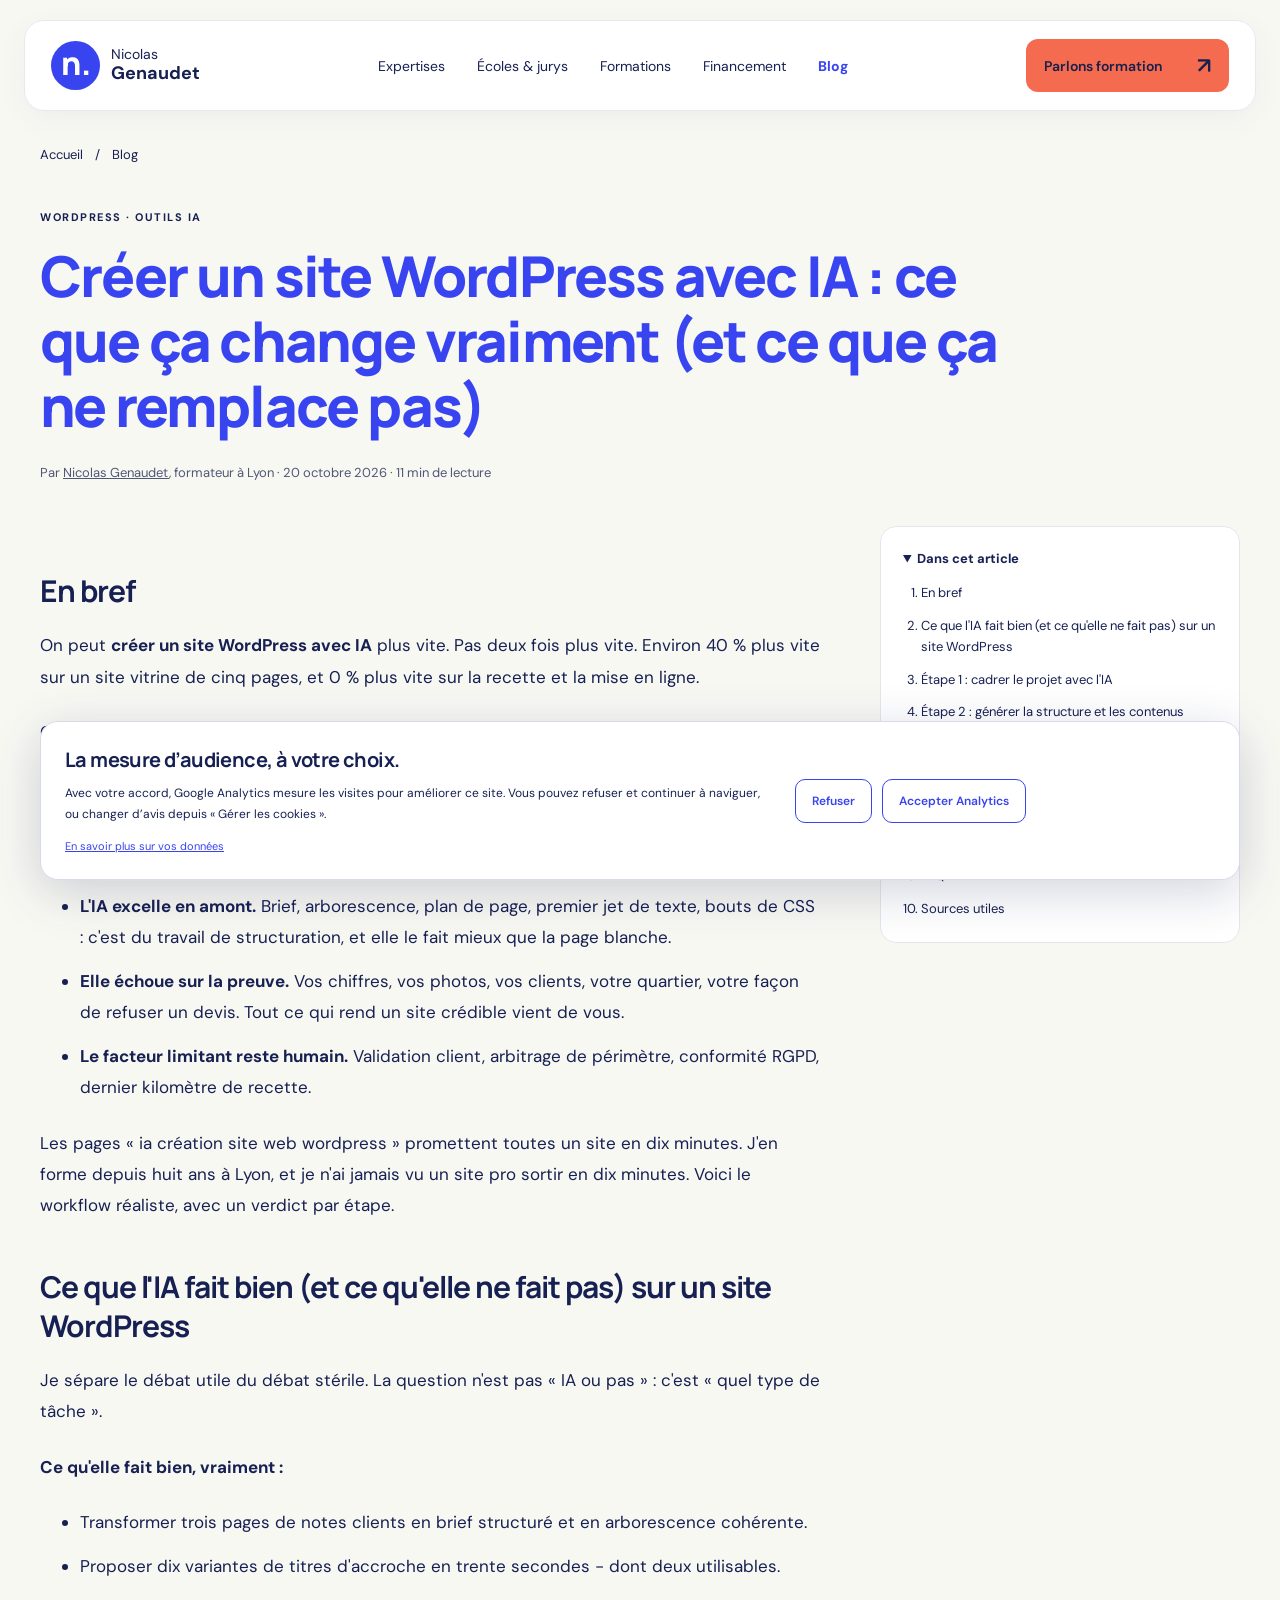
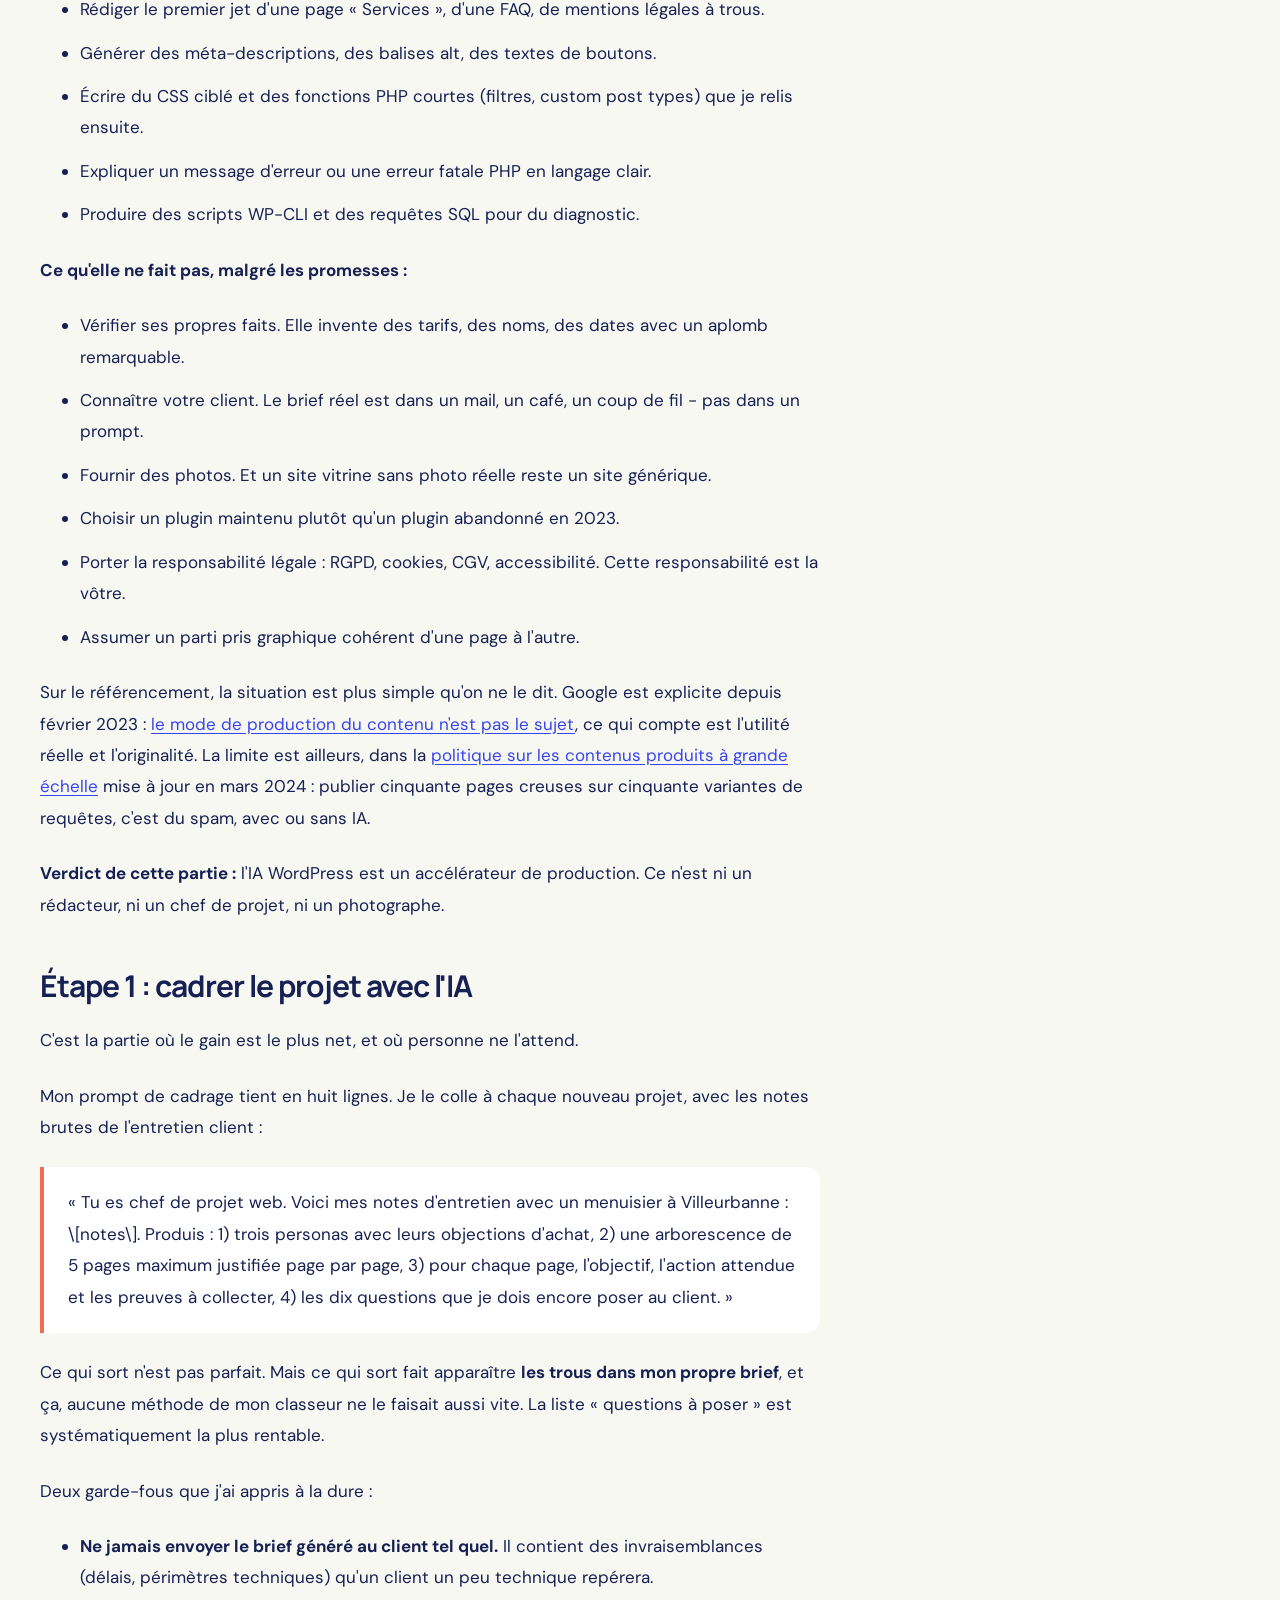
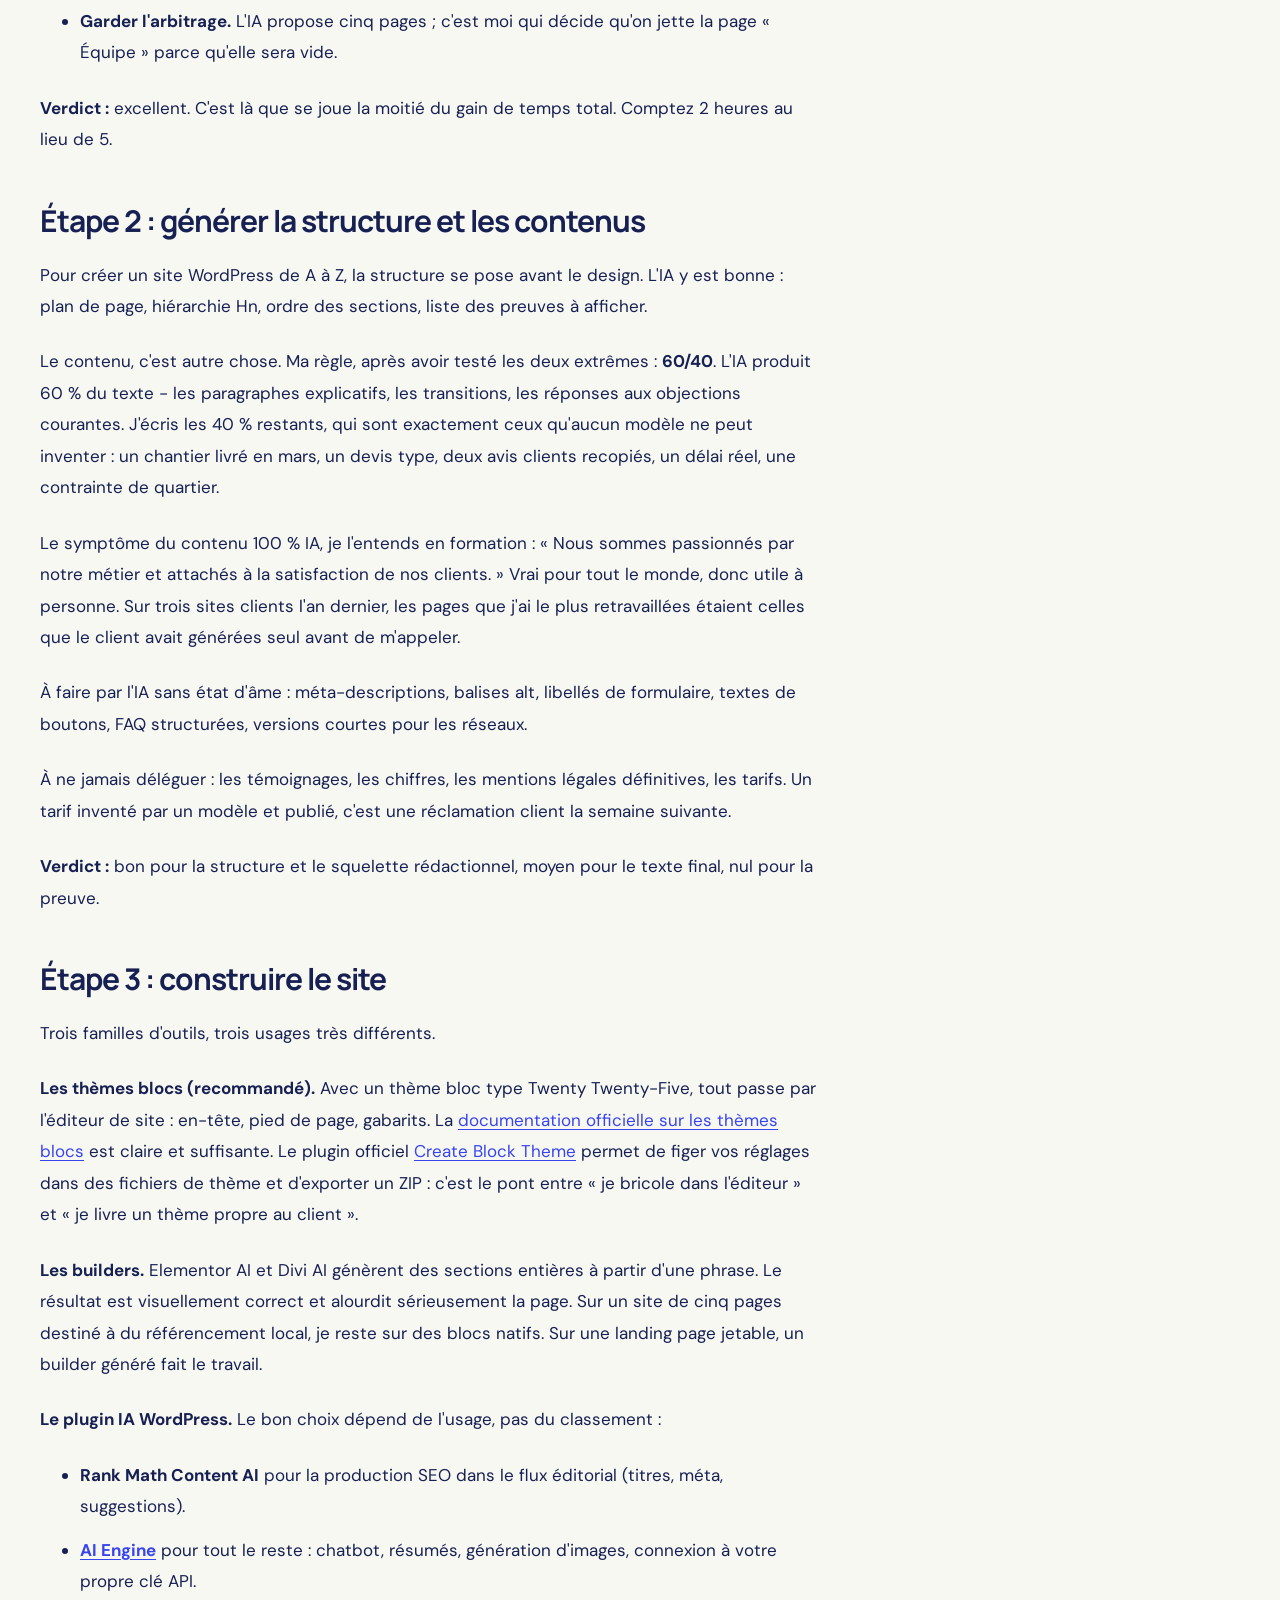
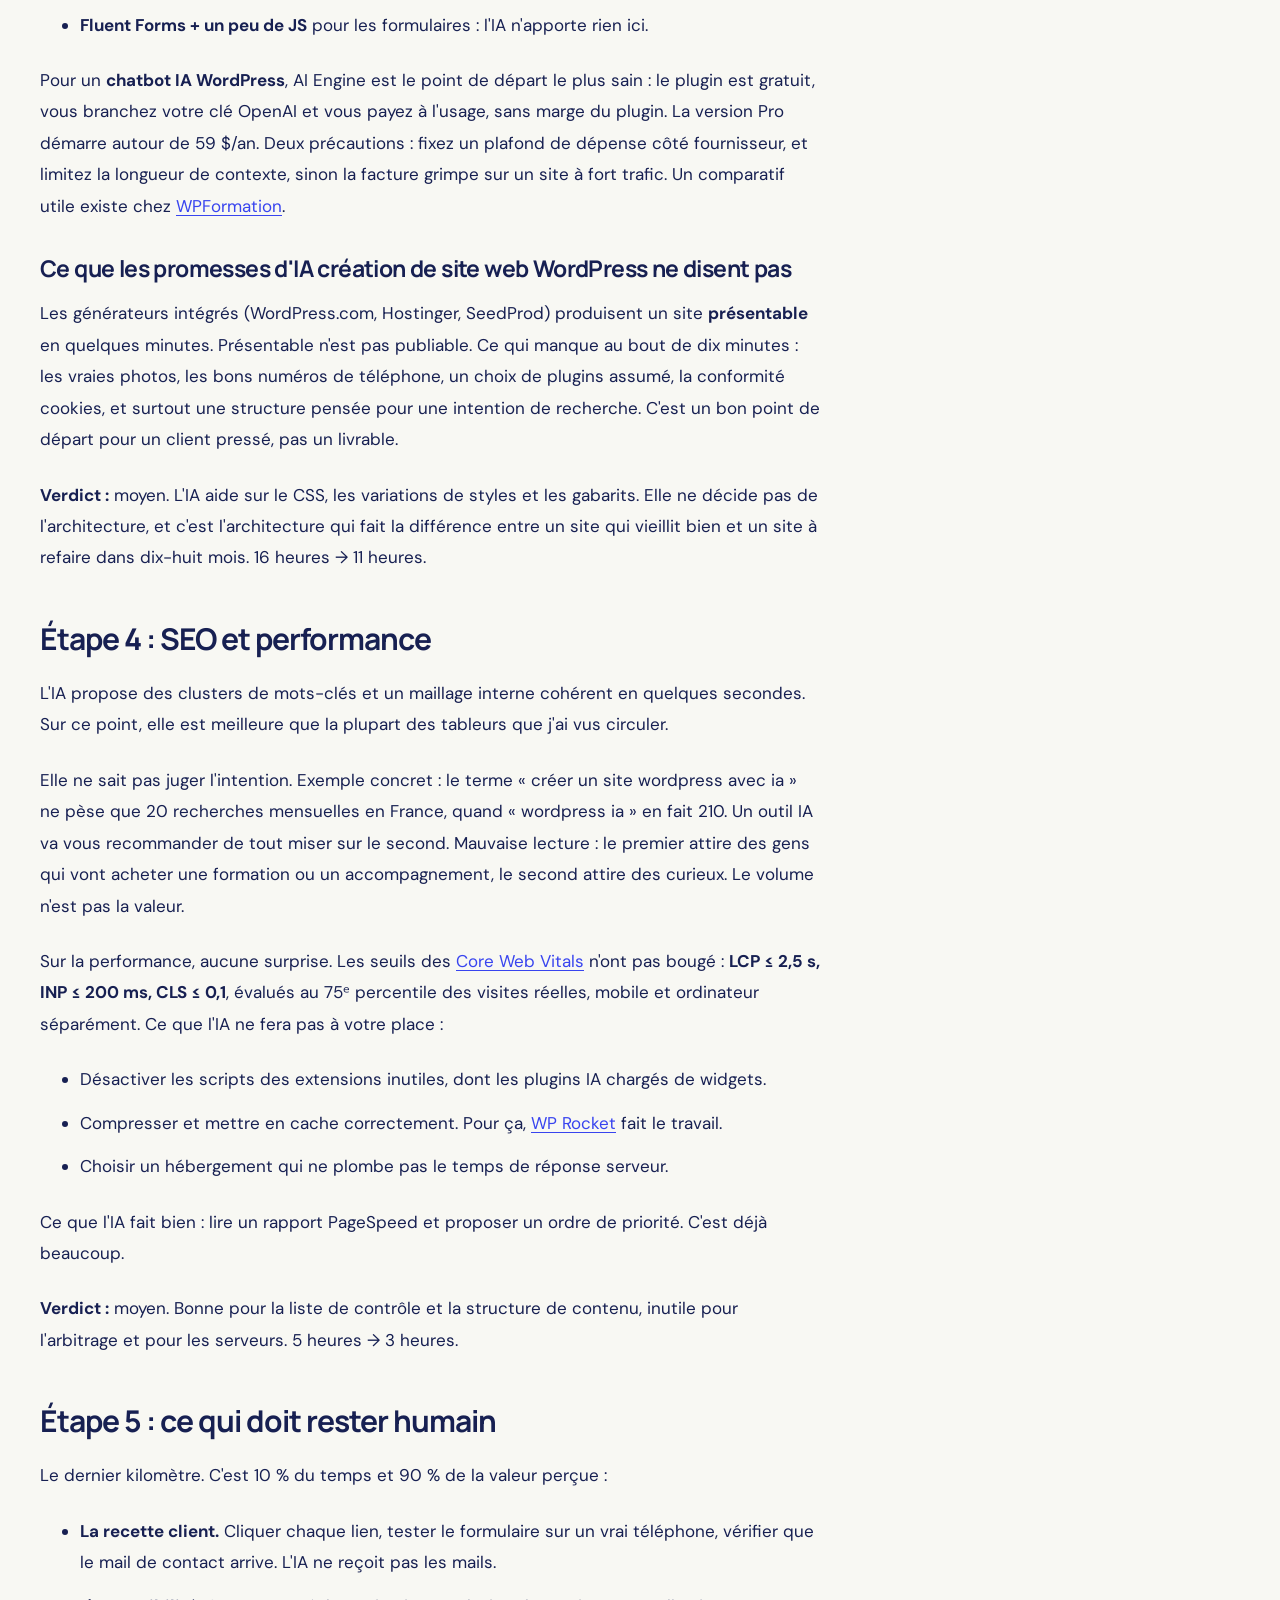
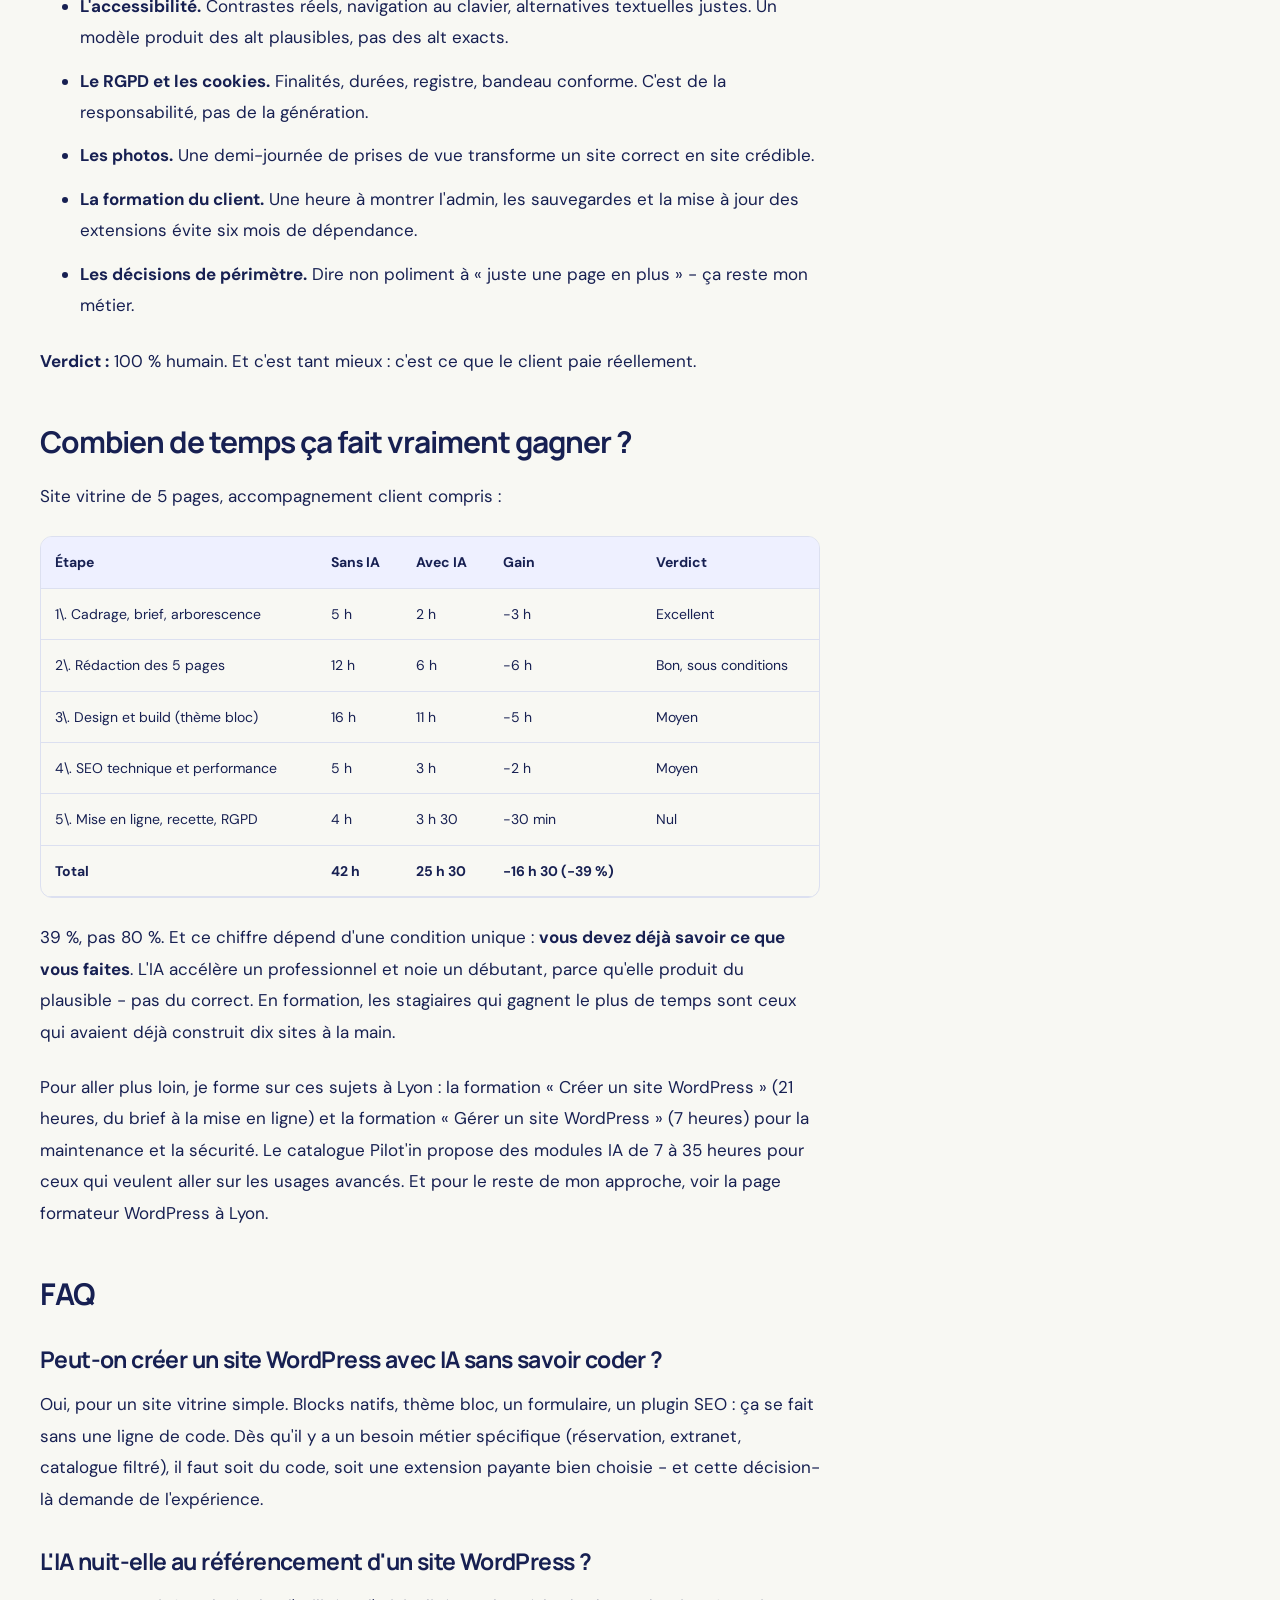
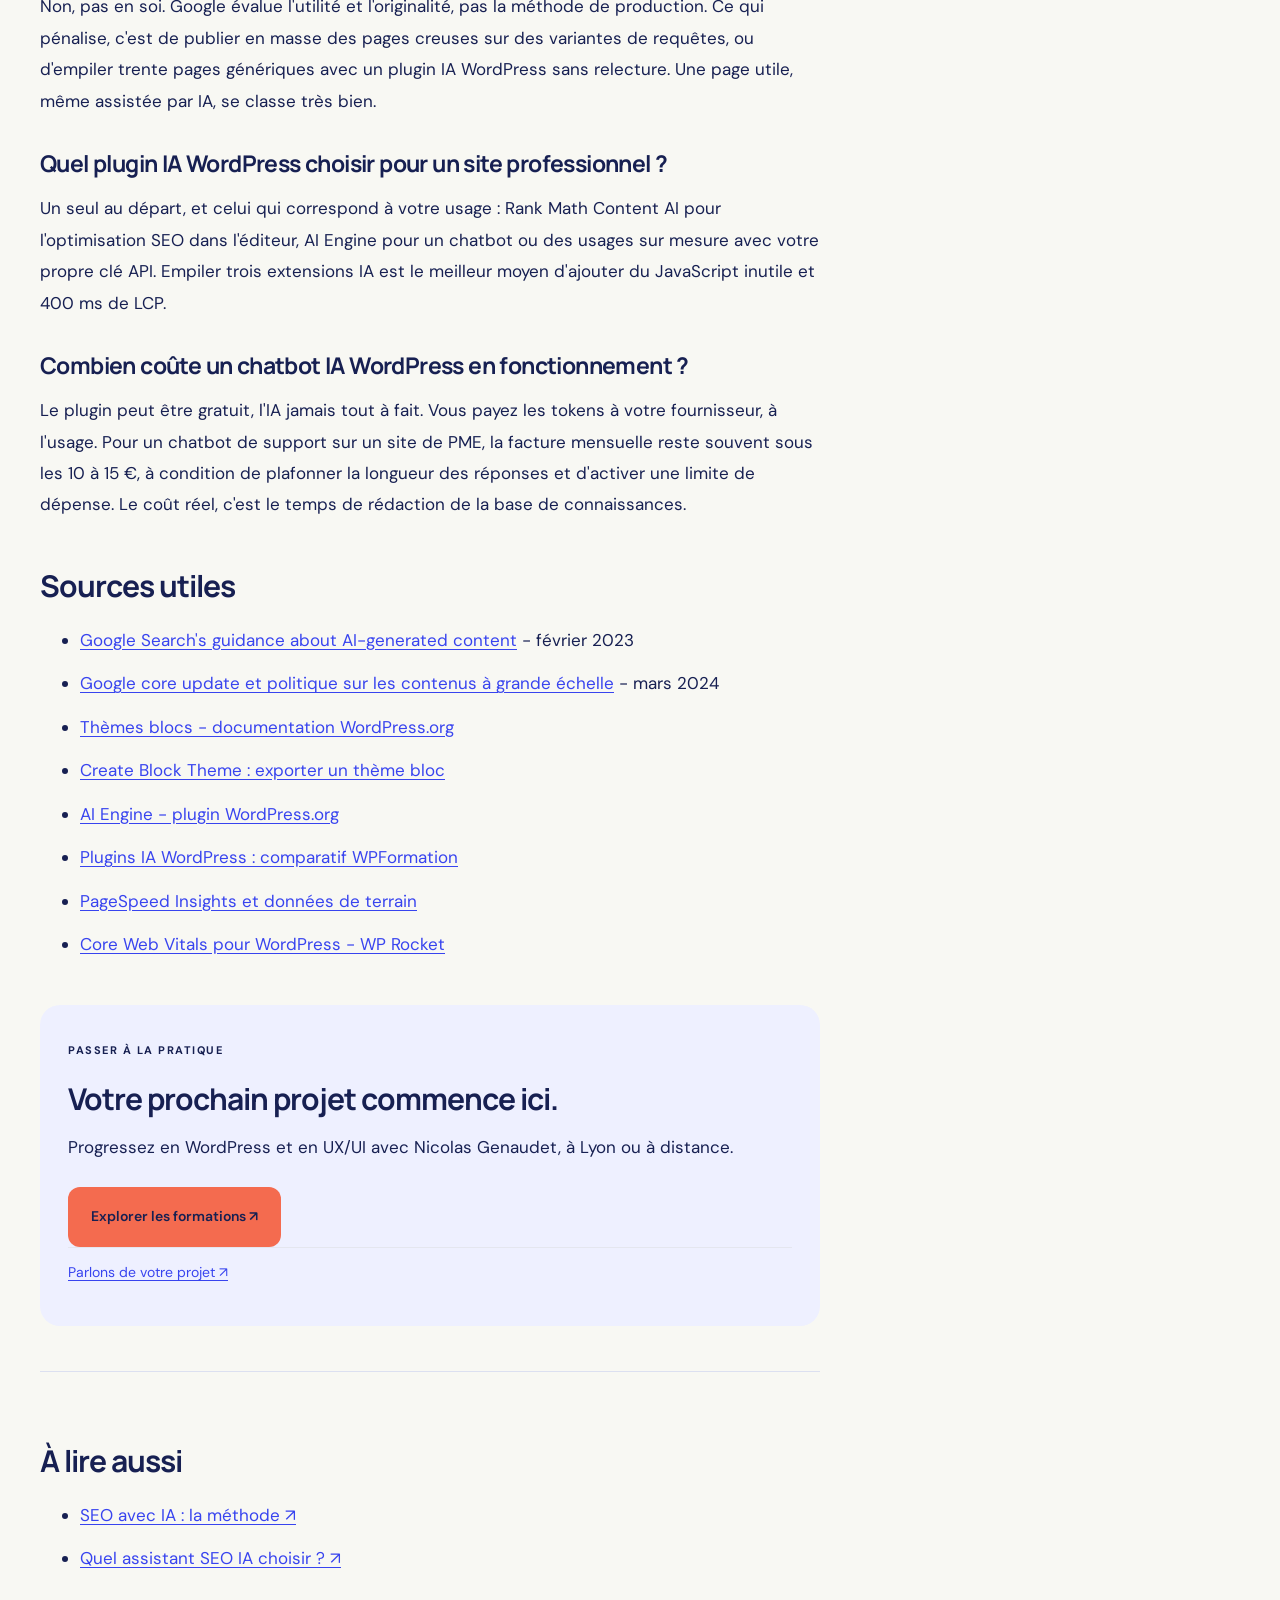
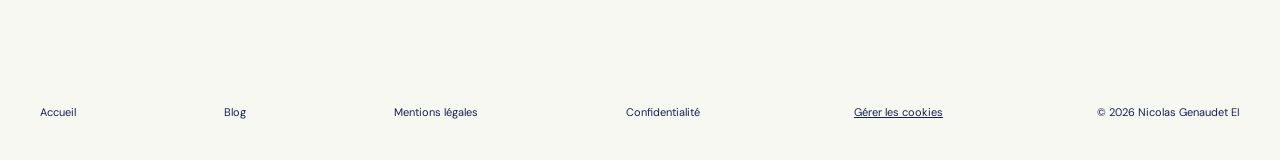
<file: creer-site-wordpress-ia.html>
<!doctype html>
<html lang="fr"><head><meta charset="utf-8"><meta name="viewport" content="width=device-width,initial-scale=1">
<title>Créer un site WordPress avec IA : ce que ça change vraiment (et ce que ça ne remplace pas) | Nicolas Genaudet</title><meta name="description" content="Brief, contenus, construction et recette : une méthode concrète pour créer un site WordPress avec l’IA sans perdre le contrôle."><meta name="author" content="Nicolas Genaudet"><meta name="robots" content="index,follow,max-image-preview:large"><link rel="canonical" href="https://formateur-wordpress-lyon.fr/creer-site-wordpress-ia.html">
<meta property="og:type" content="article"><meta property="og:locale" content="fr_FR"><meta property="og:title" content="Créer un site WordPress avec IA : ce que ça change vraiment (et ce que ça ne remplace pas)"><meta property="og:description" content="Brief, contenus, construction et recette : une méthode concrète pour créer un site WordPress avec l’IA sans perdre le contrôle."><meta property="og:url" content="https://formateur-wordpress-lyon.fr/creer-site-wordpress-ia.html"><meta property="og:image" content="https://formateur-wordpress-lyon.fr/social-preview.png"><meta property="og:image:alt" content="Nicolas Genaudet — Formateur WordPress à Lyon"><meta name="twitter:card" content="summary_large_image">
<link rel="icon" href="favicon.svg" type="image/svg+xml"><link rel="stylesheet" href="style.css"><link rel="stylesheet" href="blog.css">
<script type="application/ld+json">{"@context": "https://schema.org", "@graph": [{"@type": "Person", "@id": "https://formateur-wordpress-lyon.fr/#nicolas", "name": "Nicolas Genaudet", "url": "https://nicolas-genaudet.fr/", "jobTitle": "Formateur WordPress, UX/UI et SEO", "address": {"@type": "PostalAddress", "addressLocality": "Lyon", "addressCountry": "FR"}}, {"@type": "Article", "headline": "Créer un site WordPress avec IA : ce que ça change vraiment (et ce que ça ne remplace pas)", "description": "Brief, contenus, construction et recette : une méthode concrète pour créer un site WordPress avec l’IA sans perdre le contrôle.", "datePublished": "2026-10-20", "dateModified": "2026-10-20", "author": {"@id": "https://formateur-wordpress-lyon.fr/#nicolas"}, "publisher": {"@id": "https://formateur-wordpress-lyon.fr/#nicolas"}, "mainEntityOfPage": "https://formateur-wordpress-lyon.fr/creer-site-wordpress-ia.html", "inLanguage": "fr-FR", "articleSection": "WordPress"}, {"@type": "FAQPage", "mainEntity": [{"@type": "Question", "name": "Peut-on créer un site WordPress avec IA sans savoir coder ?", "acceptedAnswer": {"@type": "Answer", "text": "Oui, pour un site vitrine simple. Blocks natifs, thème bloc, un formulaire, un plugin SEO : ça se fait sans une ligne de code. Dès qu'il y a un besoin métier spécifique (réservation, extranet, catalogue filtré), il faut soit du code, soit une extension payante bien choisie - et cette décision-là demande de l'expérience."}}, {"@type": "Question", "name": "L'IA nuit-elle au référencement d'un site WordPress ?", "acceptedAnswer": {"@type": "Answer", "text": "Non, pas en soi. Google évalue l'utilité et l'originalité, pas la méthode de production. Ce qui pénalise, c'est de publier en masse des pages creuses sur des variantes de requêtes, ou d'empiler trente pages génériques avec un plugin IA WordPress sans relecture. Une page utile, même assistée par IA, se classe très bien."}}, {"@type": "Question", "name": "Quel plugin IA WordPress choisir pour un site professionnel ?", "acceptedAnswer": {"@type": "Answer", "text": "Un seul au départ, et celui qui correspond à votre usage : Rank Math Content AI pour l'optimisation SEO dans l'éditeur, AI Engine pour un chatbot ou des usages sur mesure avec votre propre clé API. Empiler trois extensions IA est le meilleur moyen d'ajouter du JavaScript inutile et 400 ms de LCP."}}, {"@type": "Question", "name": "Combien coûte un chatbot IA WordPress en fonctionnement ?", "acceptedAnswer": {"@type": "Answer", "text": "Le plugin peut être gratuit, l'IA jamais tout à fait. Vous payez les tokens à votre fournisseur, à l'usage. Pour un chatbot de support sur un site de PME, la facture mensuelle reste souvent sous les 10 à 15 €, à condition de plafonner la longueur des réponses et d'activer une limite de dépense. Le coût réel, c'est le temps de rédaction de la base de connaissances."}}]}]}</script><script src="navigation.js" defer></script><script src="consent.js" defer></script></head>
<body><a class="skip" href="#main">Aller au contenu</a><header class="site-header">
            <a class="brand" href="index.html"><span class="brand-icon">n.</span><span>Nicolas<br><b>Genaudet</b></span></a>
            <button class="menu-toggle" aria-expanded="false" aria-controls="primary-navigation">Menu <span aria-hidden="true">☰</span></button>
            <nav id="primary-navigation" aria-label="Navigation principale">
                <a href="index.html#expertises">Expertises</a><a href="index.html#parcours">Écoles & jurys</a><a href="index.html#formations">Formations</a><a href="index.html#financement">Financement</a><a href="blog.html" aria-current="page">Blog</a>
            </nav>
            <a class="button coral small" href="index.html#contact">Parlons formation <span>↗</span></a>
        </header><main id="main"><div class="wrap article-shell"><nav class="breadcrumbs" aria-label="Fil d’Ariane"><a href="index.html">Accueil</a><span aria-hidden="true">/</span><a href="blog.html">Blog</a></nav><article><div class="article-heading"><span class="eyebrow">WORDPRESS · OUTILS IA</span><h1>Créer un site WordPress avec IA : ce que ça change vraiment (et ce que ça ne remplace pas)</h1><p class="article-meta">Par <a href="index.html#parcours">Nicolas Genaudet</a>, formateur à Lyon · <time datetime="2026-10-20">20 octobre 2026</time> · 11 min de lecture</p></div><div class="article-layout"><div class="article-content"><h2 id="en-bref">En bref</h2>
<p>On peut <strong>créer un site WordPress avec IA</strong> plus vite. Pas deux fois plus vite. Environ 40 % plus vite sur un site vitrine de cinq pages, et 0 % plus vite sur la recette et la mise en ligne.</p>
<p>Chiffres mesurés sur mes deux derniers projets comparables - même typologie, même nombre de pages, clients aussi exigeants : <strong>42 heures sans IA, 25 h 30 avec</strong>. Le reste de l&#x27;article explique où partent ces 16 h 30 et où l&#x27;IA ne sert strictement à rien.</p>
<p>Trois choses avant de lire la suite :</p>
<ul><li><strong>L&#x27;IA excelle en amont.</strong> Brief, arborescence, plan de page, premier jet de texte, bouts de CSS : c&#x27;est du travail de structuration, et elle le fait mieux que la page blanche.</li><li><strong>Elle échoue sur la preuve.</strong> Vos chiffres, vos photos, vos clients, votre quartier, votre façon de refuser un devis. Tout ce qui rend un site crédible vient de vous.</li><li><strong>Le facteur limitant reste humain.</strong> Validation client, arbitrage de périmètre, conformité RGPD, dernier kilomètre de recette.</li></ul>
<p>Les pages « ia création site web wordpress » promettent toutes un site en dix minutes. J&#x27;en forme depuis huit ans à Lyon, et je n&#x27;ai jamais vu un site pro sortir en dix minutes. Voici le workflow réaliste, avec un verdict par étape.</p>
<h2 id="ce-que-l-ia-fait-bien-et-ce-qu-elle-ne-fait-pas-sur-un-site-wordpress">Ce que l&#x27;IA fait bien (et ce qu&#x27;elle ne fait pas) sur un site WordPress</h2>
<p>Je sépare le débat utile du débat stérile. La question n&#x27;est pas « IA ou pas » : c&#x27;est « quel type de tâche ».</p>
<p><strong>Ce qu&#x27;elle fait bien, vraiment :</strong></p>
<ul><li>Transformer trois pages de notes clients en brief structuré et en arborescence cohérente.</li><li>Proposer dix variantes de titres d&#x27;accroche en trente secondes - dont deux utilisables.</li><li>Rédiger le premier jet d&#x27;une page « Services », d&#x27;une FAQ, de mentions légales à trous.</li><li>Générer des méta-descriptions, des balises alt, des textes de boutons.</li><li>Écrire du CSS ciblé et des fonctions PHP courtes (filtres, custom post types) que je relis ensuite.</li><li>Expliquer un message d&#x27;erreur ou une erreur fatale PHP en langage clair.</li><li>Produire des scripts WP-CLI et des requêtes SQL pour du diagnostic.</li></ul>
<p><strong>Ce qu&#x27;elle ne fait pas, malgré les promesses :</strong></p>
<ul><li>Vérifier ses propres faits. Elle invente des tarifs, des noms, des dates avec un aplomb remarquable.</li><li>Connaître votre client. Le brief réel est dans un mail, un café, un coup de fil - pas dans un prompt.</li><li>Fournir des photos. Et un site vitrine sans photo réelle reste un site générique.</li><li>Choisir un plugin maintenu plutôt qu&#x27;un plugin abandonné en 2023.</li><li>Porter la responsabilité légale : RGPD, cookies, CGV, accessibilité. Cette responsabilité est la vôtre.</li><li>Assumer un parti pris graphique cohérent d&#x27;une page à l&#x27;autre.</li></ul>
<p>Sur le référencement, la situation est plus simple qu&#x27;on ne le dit. Google est explicite depuis février 2023 : <a href="https://developers.google.com/search/blog/2023/02/google-search-and-ai-content">le mode de production du contenu n&#x27;est pas le sujet</a>, ce qui compte est l&#x27;utilité réelle et l&#x27;originalité. La limite est ailleurs, dans la <a href="https://developers.google.com/search/blog/2024/03/core-update-spam-policies">politique sur les contenus produits à grande échelle</a> mise à jour en mars 2024 : publier cinquante pages creuses sur cinquante variantes de requêtes, c&#x27;est du spam, avec ou sans IA.</p>
<p><strong>Verdict de cette partie :</strong> l&#x27;IA WordPress est un accélérateur de production. Ce n&#x27;est ni un rédacteur, ni un chef de projet, ni un photographe.</p>
<h2 id="etape-1-cadrer-le-projet-avec-l-ia">Étape 1 : cadrer le projet avec l&#x27;IA</h2>
<p>C&#x27;est la partie où le gain est le plus net, et où personne ne l&#x27;attend.</p>
<p>Mon prompt de cadrage tient en huit lignes. Je le colle à chaque nouveau projet, avec les notes brutes de l&#x27;entretien client :</p>
<blockquote><p>« Tu es chef de projet web. Voici mes notes d&#x27;entretien avec un menuisier à Villeurbanne : \[notes\]. Produis : 1) trois personas avec leurs objections d&#x27;achat, 2) une arborescence de 5 pages maximum justifiée page par page, 3) pour chaque page, l&#x27;objectif, l&#x27;action attendue et les preuves à collecter, 4) les dix questions que je dois encore poser au client. »</p></blockquote>
<p>Ce qui sort n&#x27;est pas parfait. Mais ce qui sort fait apparaître <strong>les trous dans mon propre brief</strong>, et ça, aucune méthode de mon classeur ne le faisait aussi vite. La liste « questions à poser » est systématiquement la plus rentable.</p>
<p>Deux garde-fous que j&#x27;ai appris à la dure :</p>
<ul><li><strong>Ne jamais envoyer le brief généré au client tel quel.</strong> Il contient des invraisemblances (délais, périmètres techniques) qu&#x27;un client un peu technique repérera.</li><li><strong>Garder l&#x27;arbitrage.</strong> L&#x27;IA propose cinq pages ; c&#x27;est moi qui décide qu&#x27;on jette la page « Équipe » parce qu&#x27;elle sera vide.</li></ul>
<p><strong>Verdict :</strong> excellent. C&#x27;est là que se joue la moitié du gain de temps total. Comptez 2 heures au lieu de 5.</p>
<h2 id="etape-2-generer-la-structure-et-les-contenus">Étape 2 : générer la structure et les contenus</h2>
<p>Pour créer un site WordPress de A à Z, la structure se pose avant le design. L&#x27;IA y est bonne : plan de page, hiérarchie Hn, ordre des sections, liste des preuves à afficher.</p>
<p>Le contenu, c&#x27;est autre chose. Ma règle, après avoir testé les deux extrêmes : <strong>60/40</strong>. L&#x27;IA produit 60 % du texte - les paragraphes explicatifs, les transitions, les réponses aux objections courantes. J&#x27;écris les 40 % restants, qui sont exactement ceux qu&#x27;aucun modèle ne peut inventer : un chantier livré en mars, un devis type, deux avis clients recopiés, un délai réel, une contrainte de quartier.</p>
<p>Le symptôme du contenu 100 % IA, je l&#x27;entends en formation : « Nous sommes passionnés par notre métier et attachés à la satisfaction de nos clients. » Vrai pour tout le monde, donc utile à personne. Sur trois sites clients l&#x27;an dernier, les pages que j&#x27;ai le plus retravaillées étaient celles que le client avait générées seul avant de m&#x27;appeler.</p>
<p>À faire par l&#x27;IA sans état d&#x27;âme : méta-descriptions, balises alt, libellés de formulaire, textes de boutons, FAQ structurées, versions courtes pour les réseaux.</p>
<p>À ne jamais déléguer : les témoignages, les chiffres, les mentions légales définitives, les tarifs. Un tarif inventé par un modèle et publié, c&#x27;est une réclamation client la semaine suivante.</p>
<p><strong>Verdict :</strong> bon pour la structure et le squelette rédactionnel, moyen pour le texte final, nul pour la preuve.</p>
<h2 id="etape-3-construire-le-site">Étape 3 : construire le site</h2>
<p>Trois familles d&#x27;outils, trois usages très différents.</p>
<p><strong>Les thèmes blocs (recommandé).</strong> Avec un thème bloc type Twenty Twenty-Five, tout passe par l&#x27;éditeur de site : en-tête, pied de page, gabarits. La <a href="https://wordpress.org/documentation/article/block-themes/">documentation officielle sur les thèmes blocs</a> est claire et suffisante. Le plugin officiel <a href="https://learn.wordpress.org/lesson/use-the-create-block-theme-plugin-for-exports-and-theme-variations/">Create Block Theme</a> permet de figer vos réglages dans des fichiers de thème et d&#x27;exporter un ZIP : c&#x27;est le pont entre « je bricole dans l&#x27;éditeur » et « je livre un thème propre au client ».</p>
<p><strong>Les builders.</strong> Elementor AI et Divi AI génèrent des sections entières à partir d&#x27;une phrase. Le résultat est visuellement correct et alourdit sérieusement la page. Sur un site de cinq pages destiné à du référencement local, je reste sur des blocs natifs. Sur une landing page jetable, un builder généré fait le travail.</p>
<p><strong>Le plugin IA WordPress.</strong> Le bon choix dépend de l&#x27;usage, pas du classement :</p>
<ul><li><strong>Rank Math Content AI</strong> pour la production SEO dans le flux éditorial (titres, méta, suggestions).</li><li><a href="https://wordpress.org/plugins/ai-engine/"><strong>AI Engine</strong></a> pour tout le reste : chatbot, résumés, génération d&#x27;images, connexion à votre propre clé API.</li><li><strong>Fluent Forms + un peu de JS</strong> pour les formulaires : l&#x27;IA n&#x27;apporte rien ici.</li></ul>
<p>Pour un <strong>chatbot IA WordPress</strong>, AI Engine est le point de départ le plus sain : le plugin est gratuit, vous branchez votre clé OpenAI et vous payez à l&#x27;usage, sans marge du plugin. La version Pro démarre autour de 59 $/an. Deux précautions : fixez un plafond de dépense côté fournisseur, et limitez la longueur de contexte, sinon la facture grimpe sur un site à fort trafic. Un comparatif utile existe chez <a href="https://wpformation.com/plugins-ia-wordpress-2026/">WPFormation</a>.</p>
<h3 id="ce-que-les-promesses-d-ia-creation-de-site-web-wordpress-ne-disent-pas">Ce que les promesses d&#x27;IA création de site web WordPress ne disent pas</h3>
<p>Les générateurs intégrés (WordPress.com, Hostinger, SeedProd) produisent un site <strong>présentable</strong> en quelques minutes. Présentable n&#x27;est pas publiable. Ce qui manque au bout de dix minutes : les vraies photos, les bons numéros de téléphone, un choix de plugins assumé, la conformité cookies, et surtout une structure pensée pour une intention de recherche. C&#x27;est un bon point de départ pour un client pressé, pas un livrable.</p>
<p><strong>Verdict :</strong> moyen. L&#x27;IA aide sur le CSS, les variations de styles et les gabarits. Elle ne décide pas de l&#x27;architecture, et c&#x27;est l&#x27;architecture qui fait la différence entre un site qui vieillit bien et un site à refaire dans dix-huit mois. 16 heures → 11 heures.</p>
<h2 id="etape-4-seo-et-performance">Étape 4 : SEO et performance</h2>
<p>L&#x27;IA propose des clusters de mots-clés et un maillage interne cohérent en quelques secondes. Sur ce point, elle est meilleure que la plupart des tableurs que j&#x27;ai vus circuler.</p>
<p>Elle ne sait pas juger l&#x27;intention. Exemple concret : le terme « créer un site wordpress avec ia » ne pèse que 20 recherches mensuelles en France, quand « wordpress ia » en fait 210. Un outil IA va vous recommander de tout miser sur le second. Mauvaise lecture : le premier attire des gens qui vont acheter une formation ou un accompagnement, le second attire des curieux. Le volume n&#x27;est pas la valeur.</p>
<p>Sur la performance, aucune surprise. Les seuils des <a href="https://developers.google.com/speed/docs/insights/v5/about">Core Web Vitals</a> n&#x27;ont pas bougé : <strong>LCP ≤ 2,5 s, INP ≤ 200 ms, CLS ≤ 0,1</strong>, évalués au 75ᵉ percentile des visites réelles, mobile et ordinateur séparément. Ce que l&#x27;IA ne fera pas à votre place :</p>
<ul><li>Désactiver les scripts des extensions inutiles, dont les plugins IA chargés de widgets.</li><li>Compresser et mettre en cache correctement. Pour ça, <a href="https://wp-rocket.me/google-core-web-vitals-wordpress/">WP Rocket</a> fait le travail.</li><li>Choisir un hébergement qui ne plombe pas le temps de réponse serveur.</li></ul>
<p>Ce que l&#x27;IA fait bien : lire un rapport PageSpeed et proposer un ordre de priorité. C&#x27;est déjà beaucoup.</p>
<p><strong>Verdict :</strong> moyen. Bonne pour la liste de contrôle et la structure de contenu, inutile pour l&#x27;arbitrage et pour les serveurs. 5 heures → 3 heures.</p>
<h2 id="etape-5-ce-qui-doit-rester-humain">Étape 5 : ce qui doit rester humain</h2>
<p>Le dernier kilomètre. C&#x27;est 10 % du temps et 90 % de la valeur perçue :</p>
<ul><li><strong>La recette client.</strong> Cliquer chaque lien, tester le formulaire sur un vrai téléphone, vérifier que le mail de contact arrive. L&#x27;IA ne reçoit pas les mails.</li><li><strong>L&#x27;accessibilité.</strong> Contrastes réels, navigation au clavier, alternatives textuelles justes. Un modèle produit des alt plausibles, pas des alt exacts.</li><li><strong>Le RGPD et les cookies.</strong> Finalités, durées, registre, bandeau conforme. C&#x27;est de la responsabilité, pas de la génération.</li><li><strong>Les photos.</strong> Une demi-journée de prises de vue transforme un site correct en site crédible.</li><li><strong>La formation du client.</strong> Une heure à montrer l&#x27;admin, les sauvegardes et la mise à jour des extensions évite six mois de dépendance.</li><li><strong>Les décisions de périmètre.</strong> Dire non poliment à « juste une page en plus » - ça reste mon métier.</li></ul>
<p><strong>Verdict :</strong> 100 % humain. Et c&#x27;est tant mieux : c&#x27;est ce que le client paie réellement.</p>
<h2 id="combien-de-temps-ca-fait-vraiment-gagner">Combien de temps ça fait vraiment gagner ?</h2>
<p>Site vitrine de 5 pages, accompagnement client compris :</p>
<div class="table-scroll" tabindex="0" role="region" aria-label="Tableau comparatif"><table><thead><tr><th scope="col">Étape</th><th scope="col">Sans IA</th><th scope="col">Avec IA</th><th scope="col">Gain</th><th scope="col">Verdict</th></tr></thead><tbody><tr><td>1\. Cadrage, brief, arborescence</td><td>5 h</td><td>2 h</td><td>−3 h</td><td>Excellent</td></tr><tr><td>2\. Rédaction des 5 pages</td><td>12 h</td><td>6 h</td><td>−6 h</td><td>Bon, sous conditions</td></tr><tr><td>3\. Design et build (thème bloc)</td><td>16 h</td><td>11 h</td><td>−5 h</td><td>Moyen</td></tr><tr><td>4\. SEO technique et performance</td><td>5 h</td><td>3 h</td><td>−2 h</td><td>Moyen</td></tr><tr><td>5\. Mise en ligne, recette, RGPD</td><td>4 h</td><td>3 h 30</td><td>−30 min</td><td>Nul</td></tr><tr><td><strong>Total</strong></td><td><strong>42 h</strong></td><td><strong>25 h 30</strong></td><td><strong>−16 h 30 (−39 %)</strong></td><td></td></tr></tbody></table></div>
<p>39 %, pas 80 %. Et ce chiffre dépend d&#x27;une condition unique : <strong>vous devez déjà savoir ce que vous faites</strong>. L&#x27;IA accélère un professionnel et noie un débutant, parce qu&#x27;elle produit du plausible - pas du correct. En formation, les stagiaires qui gagnent le plus de temps sont ceux qui avaient déjà construit dix sites à la main.</p>
<p>Pour aller plus loin, je forme sur ces sujets à Lyon : la formation « Créer un site WordPress » (21 heures, du brief à la mise en ligne) et la formation « Gérer un site WordPress » (7 heures) pour la maintenance et la sécurité. Le catalogue Pilot&#x27;in propose des modules IA de 7 à 35 heures pour ceux qui veulent aller sur les usages avancés. Et pour le reste de mon approche, voir la page formateur WordPress à Lyon.</p>
<h2 id="faq">FAQ</h2>
<h3 id="peut-on-creer-un-site-wordpress-avec-ia-sans-savoir-coder">Peut-on créer un site WordPress avec IA sans savoir coder ?</h3>
<p>Oui, pour un site vitrine simple. Blocks natifs, thème bloc, un formulaire, un plugin SEO : ça se fait sans une ligne de code. Dès qu&#x27;il y a un besoin métier spécifique (réservation, extranet, catalogue filtré), il faut soit du code, soit une extension payante bien choisie - et cette décision-là demande de l&#x27;expérience.</p>
<h3 id="l-ia-nuit-elle-au-referencement-d-un-site-wordpress">L&#x27;IA nuit-elle au référencement d&#x27;un site WordPress ?</h3>
<p>Non, pas en soi. Google évalue l&#x27;utilité et l&#x27;originalité, pas la méthode de production. Ce qui pénalise, c&#x27;est de publier en masse des pages creuses sur des variantes de requêtes, ou d&#x27;empiler trente pages génériques avec un plugin IA WordPress sans relecture. Une page utile, même assistée par IA, se classe très bien.</p>
<h3 id="quel-plugin-ia-wordpress-choisir-pour-un-site-professionnel">Quel plugin IA WordPress choisir pour un site professionnel ?</h3>
<p>Un seul au départ, et celui qui correspond à votre usage : Rank Math Content AI pour l&#x27;optimisation SEO dans l&#x27;éditeur, AI Engine pour un chatbot ou des usages sur mesure avec votre propre clé API. Empiler trois extensions IA est le meilleur moyen d&#x27;ajouter du JavaScript inutile et 400 ms de LCP.</p>
<h3 id="combien-coute-un-chatbot-ia-wordpress-en-fonctionnement">Combien coûte un chatbot IA WordPress en fonctionnement ?</h3>
<p>Le plugin peut être gratuit, l&#x27;IA jamais tout à fait. Vous payez les tokens à votre fournisseur, à l&#x27;usage. Pour un chatbot de support sur un site de PME, la facture mensuelle reste souvent sous les 10 à 15 €, à condition de plafonner la longueur des réponses et d&#x27;activer une limite de dépense. Le coût réel, c&#x27;est le temps de rédaction de la base de connaissances.</p>
<h2 id="sources-utiles">Sources utiles</h2>
<ul><li><a href="https://developers.google.com/search/blog/2023/02/google-search-and-ai-content">Google Search&#x27;s guidance about AI-generated content</a> - février 2023</li><li><a href="https://developers.google.com/search/blog/2024/03/core-update-spam-policies">Google core update et politique sur les contenus à grande échelle</a> - mars 2024</li><li><a href="https://wordpress.org/documentation/article/block-themes/">Thèmes blocs - documentation WordPress.org</a></li><li><a href="https://learn.wordpress.org/lesson/use-the-create-block-theme-plugin-for-exports-and-theme-variations/">Create Block Theme : exporter un thème bloc</a></li><li><a href="https://wordpress.org/plugins/ai-engine/">AI Engine - plugin WordPress.org</a></li><li><a href="https://wpformation.com/plugins-ia-wordpress-2026/">Plugins IA WordPress : comparatif WPFormation</a></li><li><a href="https://developers.google.com/speed/docs/insights/v5/about">PageSpeed Insights et données de terrain</a></li><li><a href="https://wp-rocket.me/google-core-web-vitals-wordpress/">Core Web Vitals pour WordPress - WP Rocket</a></li></ul><aside class="article-cta"><span class="eyebrow">PASSER À LA PRATIQUE</span><h2>Votre prochain projet commence ici.</h2><p>Progressez en WordPress et en UX/UI avec Nicolas Genaudet, à Lyon ou à distance.</p><a class="button coral" href="index.html#formations">Explorer les formations ↗</a> <a class="course-link" href="https://nicolas-genaudet.fr/#contact">Parlons de votre projet ↗</a></aside><aside class="related"><h2>À lire aussi</h2><ul><li><a href="seo-avec-ia.html">SEO avec IA : la méthode ↗</a></li><li><a href="assistant-seo-ia-comparatif.html">Quel assistant SEO IA choisir ? ↗</a></li></ul></aside></div><details class="article-toc" open><summary>Dans cet article</summary><ol><li><a href="#en-bref">En bref</a></li><li><a href="#ce-que-l-ia-fait-bien-et-ce-qu-elle-ne-fait-pas-sur-un-site-wordpress">Ce que l&#x27;IA fait bien (et ce qu&#x27;elle ne fait pas) sur un site WordPress</a></li><li><a href="#etape-1-cadrer-le-projet-avec-l-ia">Étape 1 : cadrer le projet avec l&#x27;IA</a></li><li><a href="#etape-2-generer-la-structure-et-les-contenus">Étape 2 : générer la structure et les contenus</a></li><li><a href="#etape-3-construire-le-site">Étape 3 : construire le site</a></li><li><a href="#etape-4-seo-et-performance">Étape 4 : SEO et performance</a></li><li><a href="#etape-5-ce-qui-doit-rester-humain">Étape 5 : ce qui doit rester humain</a></li><li><a href="#combien-de-temps-ca-fait-vraiment-gagner">Combien de temps ça fait vraiment gagner ?</a></li><li><a href="#faq">FAQ</a></li><li><a href="#sources-utiles">Sources utiles</a></li></ol></details></div></article></div></main><footer class="wrap"><a href="index.html">Accueil</a><a href="blog.html">Blog</a><a href="mentions-legales.html">Mentions légales</a><a href="confidentialite.html">Confidentialité</a><button data-cookie-settings>Gérer les cookies</button><p>© 2026 Nicolas Genaudet EI</p></footer><aside id="cookie-banner" class="cookie-banner" role="region" aria-label="Préférences de mesure d’audience" hidden>
            <div>
                <h2>La mesure d’audience, à votre choix.</h2>
                <p>
                    Avec votre accord, Google Analytics mesure les visites pour améliorer ce site. Vous pouvez refuser et continuer à naviguer, ou changer d’avis depuis « Gérer les cookies ».
                </p>
                <a href="confidentialite.html">En savoir plus sur vos données</a>
            </div>
            <div class="cookie-actions">
                <button data-reject>Refuser</button><button data-accept>Accepter Analytics</button>
            </div>
        </aside></body></html>
</file>
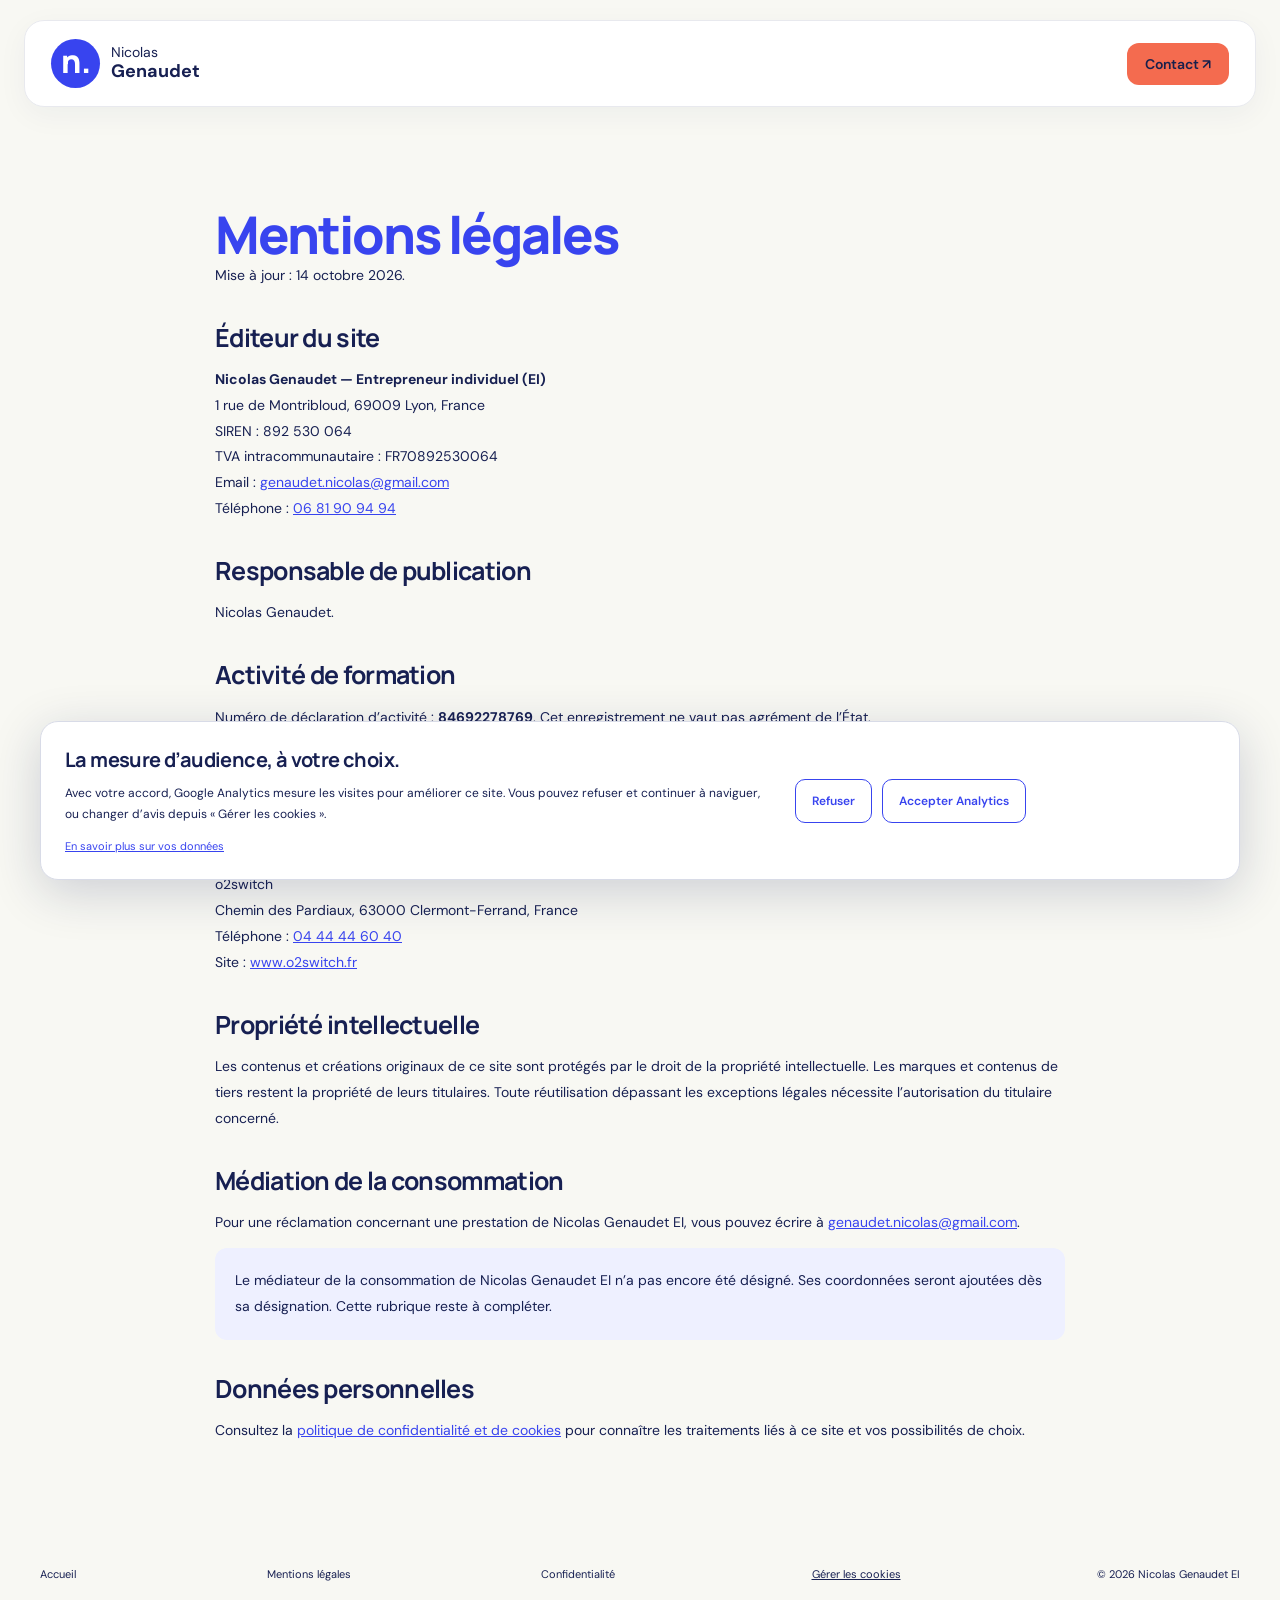
<file: mentions-legales.html>
<!doctype html><html lang="fr"><head><meta charset="utf-8"><meta name="viewport" content="width=device-width,initial-scale=1"><title>Mentions légales | Nicolas Genaudet</title><meta name="description" content="Mentions légales du site formateur-wordpress-lyon.fr, édité par Nicolas Genaudet EI."><link rel="canonical" href="https://formateur-wordpress-lyon.fr/mentions-legales.html"><meta name="robots" content="index,follow"><link rel="icon" href="favicon.svg" type="image/svg+xml"><link rel="stylesheet" href="style.css"></head><body><header class="site-header"><a class="brand" href="/"><span class="brand-icon">n.</span><span>Nicolas<br><b>Genaudet</b></span></a><a class="button coral small" href="/#contact">Contact ↗</a></header><main class="wrap section legal-content"><h1>Mentions légales</h1><p>Mise à jour : 14 octobre 2026.</p><h2>Éditeur du site</h2><p><strong>Nicolas Genaudet — Entrepreneur individuel (EI)</strong><br>1 rue de Montribloud, 69009 Lyon, France<br>SIREN : 892 530 064<br>TVA intracommunautaire : FR70892530064<br>Email : <a href="mailto:genaudet.nicolas@gmail.com">genaudet.nicolas@gmail.com</a><br>Téléphone : <a href="tel:+33681909494">06 81 90 94 94</a></p><h2>Responsable de publication</h2><p>Nicolas Genaudet.</p><h2>Activité de formation</h2><p>Numéro de déclaration d’activité : <strong>84692278769</strong>. Cet enregistrement ne vaut pas agrément de l’État.</p><p>Les formations personnelles de Nicolas Genaudet sont facturées par Nicolas Genaudet EI. Les programmes Pilot’in présentés dans le catalogue sont proposés par Pilot’in ; leurs modalités d’inscription et de règlement sont à consulter auprès de cet organisme.</p><h2>Hébergement</h2><p>o2switch<br>Chemin des Pardiaux, 63000 Clermont-Ferrand, France<br>Téléphone : <a href="tel:+33444446040">04 44 44 60 40</a><br>Site : <a href="https://www.o2switch.fr/" target="_blank" rel="noopener">www.o2switch.fr</a></p><h2>Propriété intellectuelle</h2><p>Les contenus et créations originaux de ce site sont protégés par le droit de la propriété intellectuelle. Les marques et contenus de tiers restent la propriété de leurs titulaires. Toute réutilisation dépassant les exceptions légales nécessite l’autorisation du titulaire concerné.</p><h2>Médiation de la consommation</h2><p>Pour une réclamation concernant une prestation de Nicolas Genaudet EI, vous pouvez écrire à <a href="mailto:genaudet.nicolas@gmail.com">genaudet.nicolas@gmail.com</a>.</p><p class="notice">Le médiateur de la consommation de Nicolas Genaudet EI n’a pas encore été désigné. Ses coordonnées seront ajoutées dès sa désignation. Cette rubrique reste à compléter.</p><h2>Données personnelles</h2><p>Consultez la <a href="confidentialite.html">politique de confidentialité et de cookies</a> pour connaître les traitements liés à ce site et vos possibilités de choix.</p></main><footer class="wrap"><a href="/">Accueil</a><a href="mentions-legales.html">Mentions légales</a><a href="confidentialite.html">Confidentialité</a><button data-cookie-settings>Gérer les cookies</button><p>© 2026 Nicolas Genaudet EI</p></footer><aside id="cookie-banner" class="cookie-banner" role="region" aria-label="Préférences de mesure d’audience" hidden><div><h2>La mesure d’audience, à votre choix.</h2><p>Avec votre accord, Google Analytics mesure les visites pour améliorer ce site. Vous pouvez refuser et continuer à naviguer, ou changer d’avis depuis « Gérer les cookies ».</p><a href="confidentialite.html">En savoir plus sur vos données</a></div><div class="cookie-actions"><button data-reject>Refuser</button><button data-accept>Accepter Analytics</button></div></aside><script src="consent.js" defer></script></body></html>
</file>
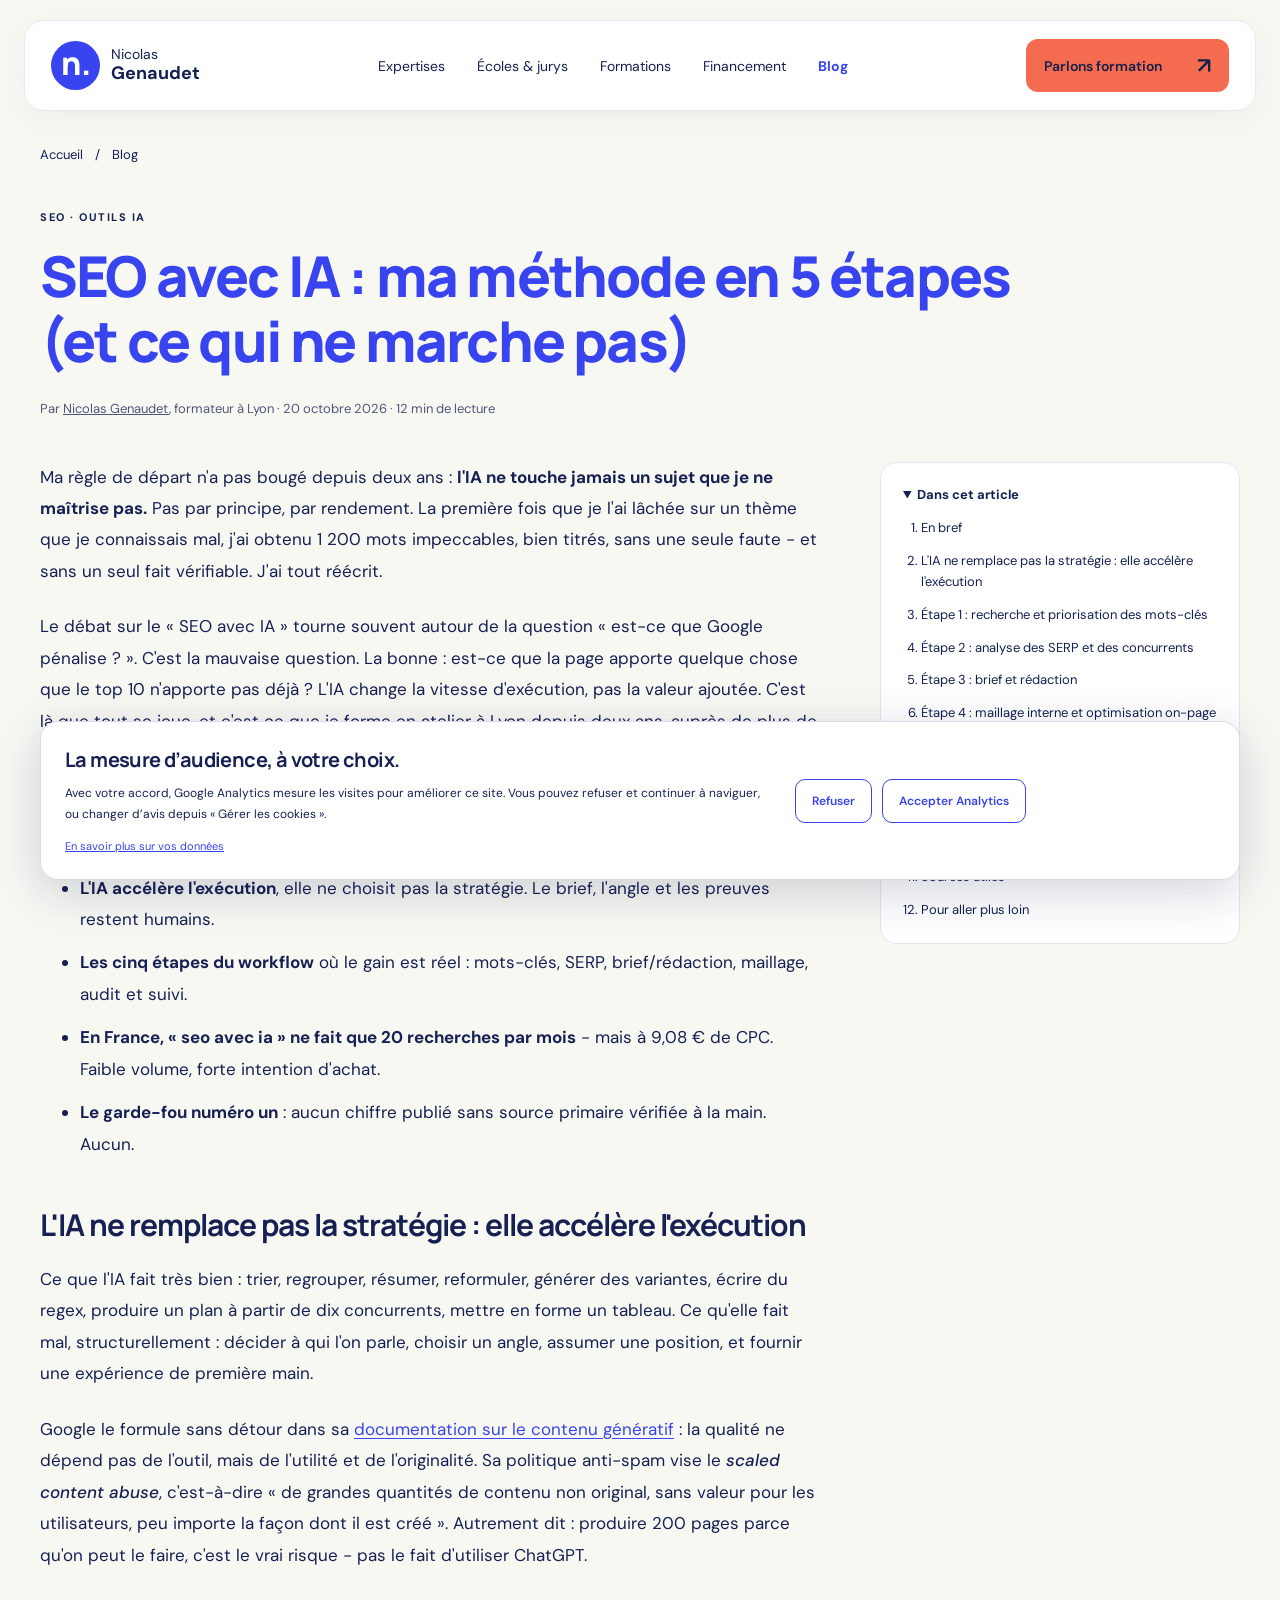
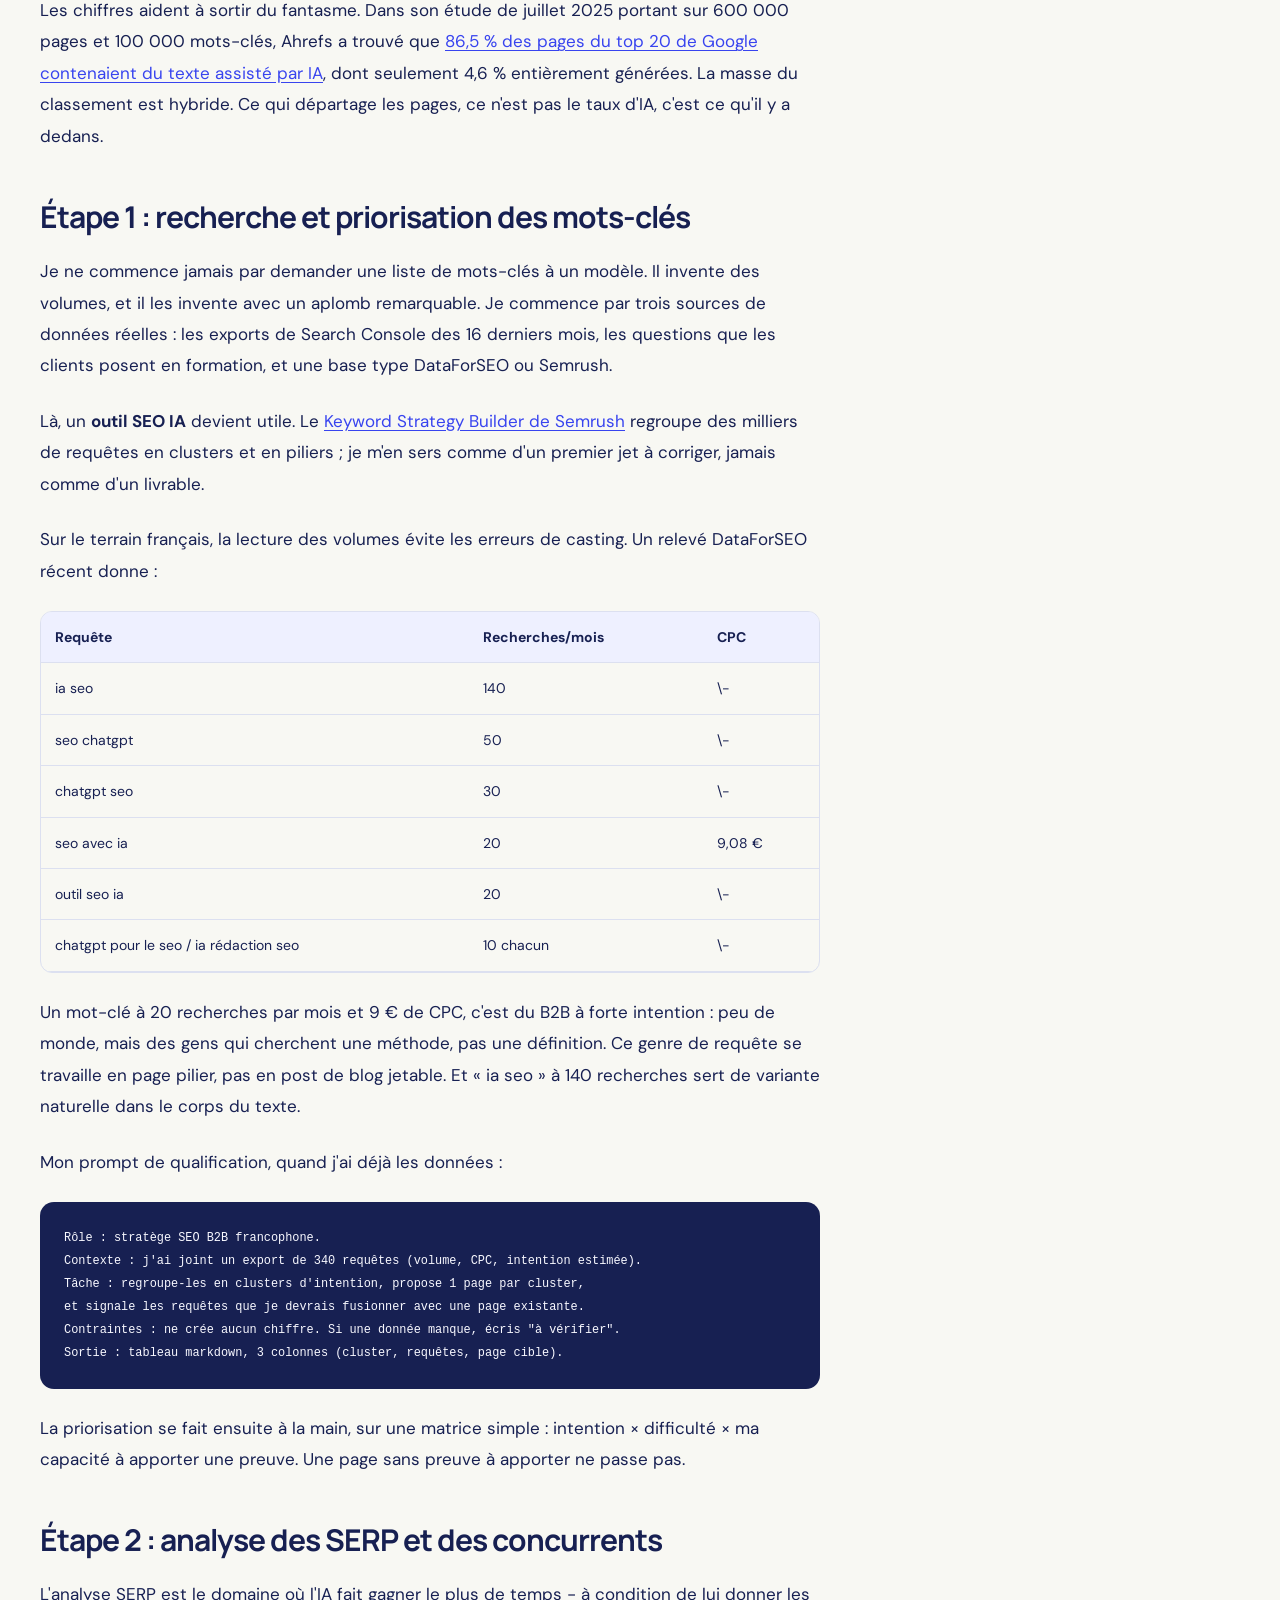
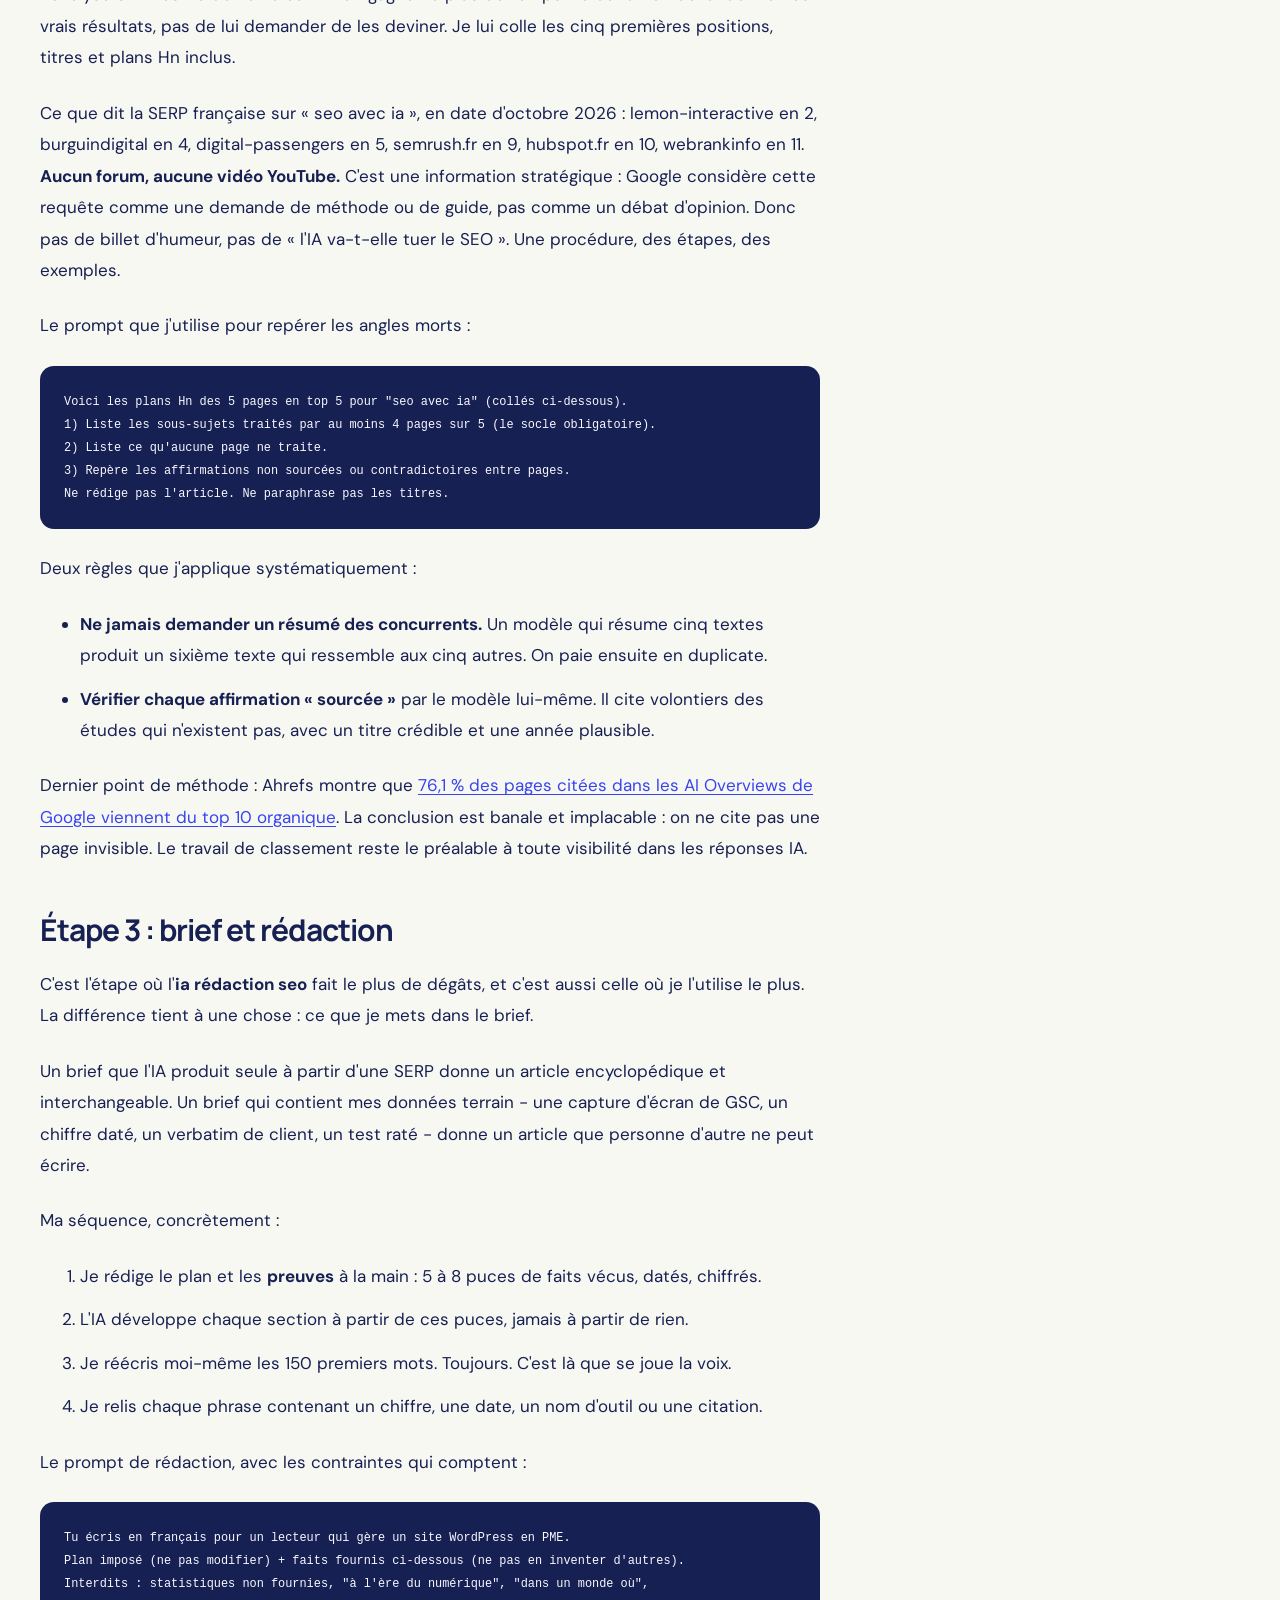
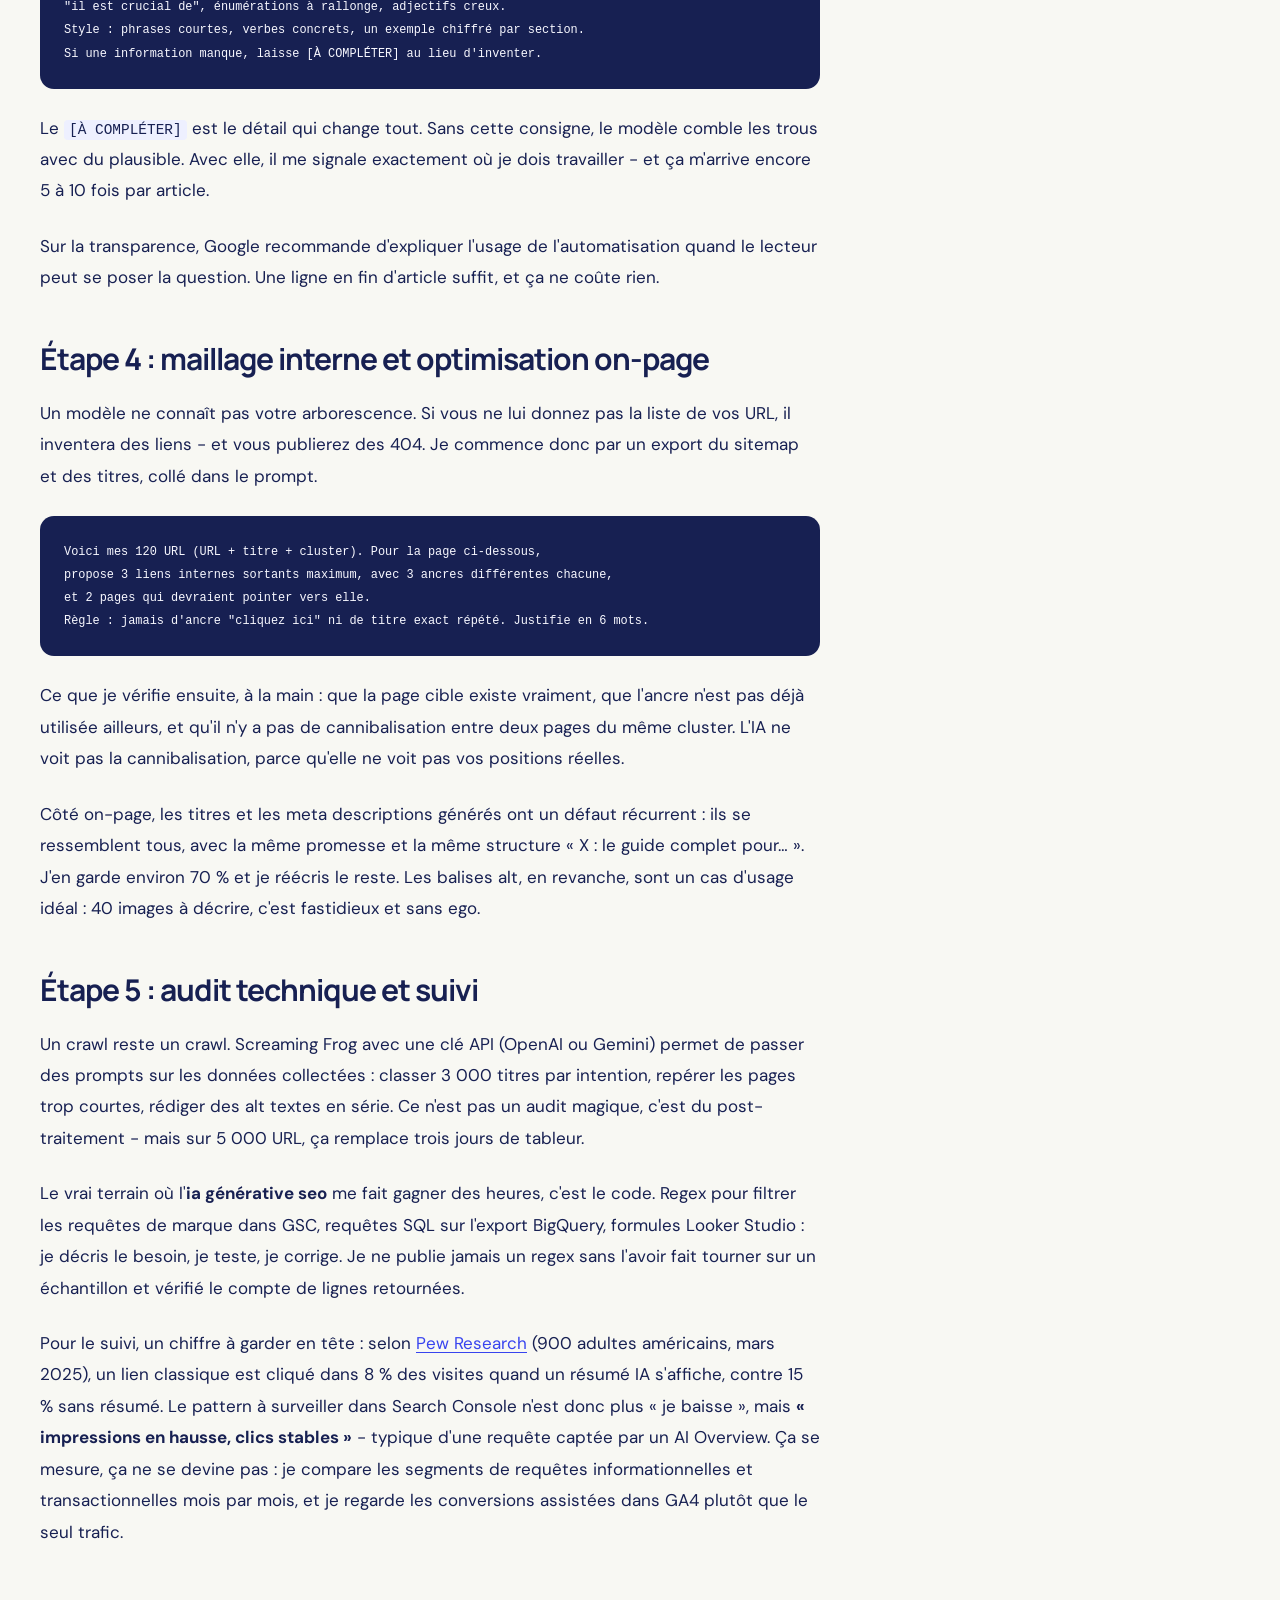
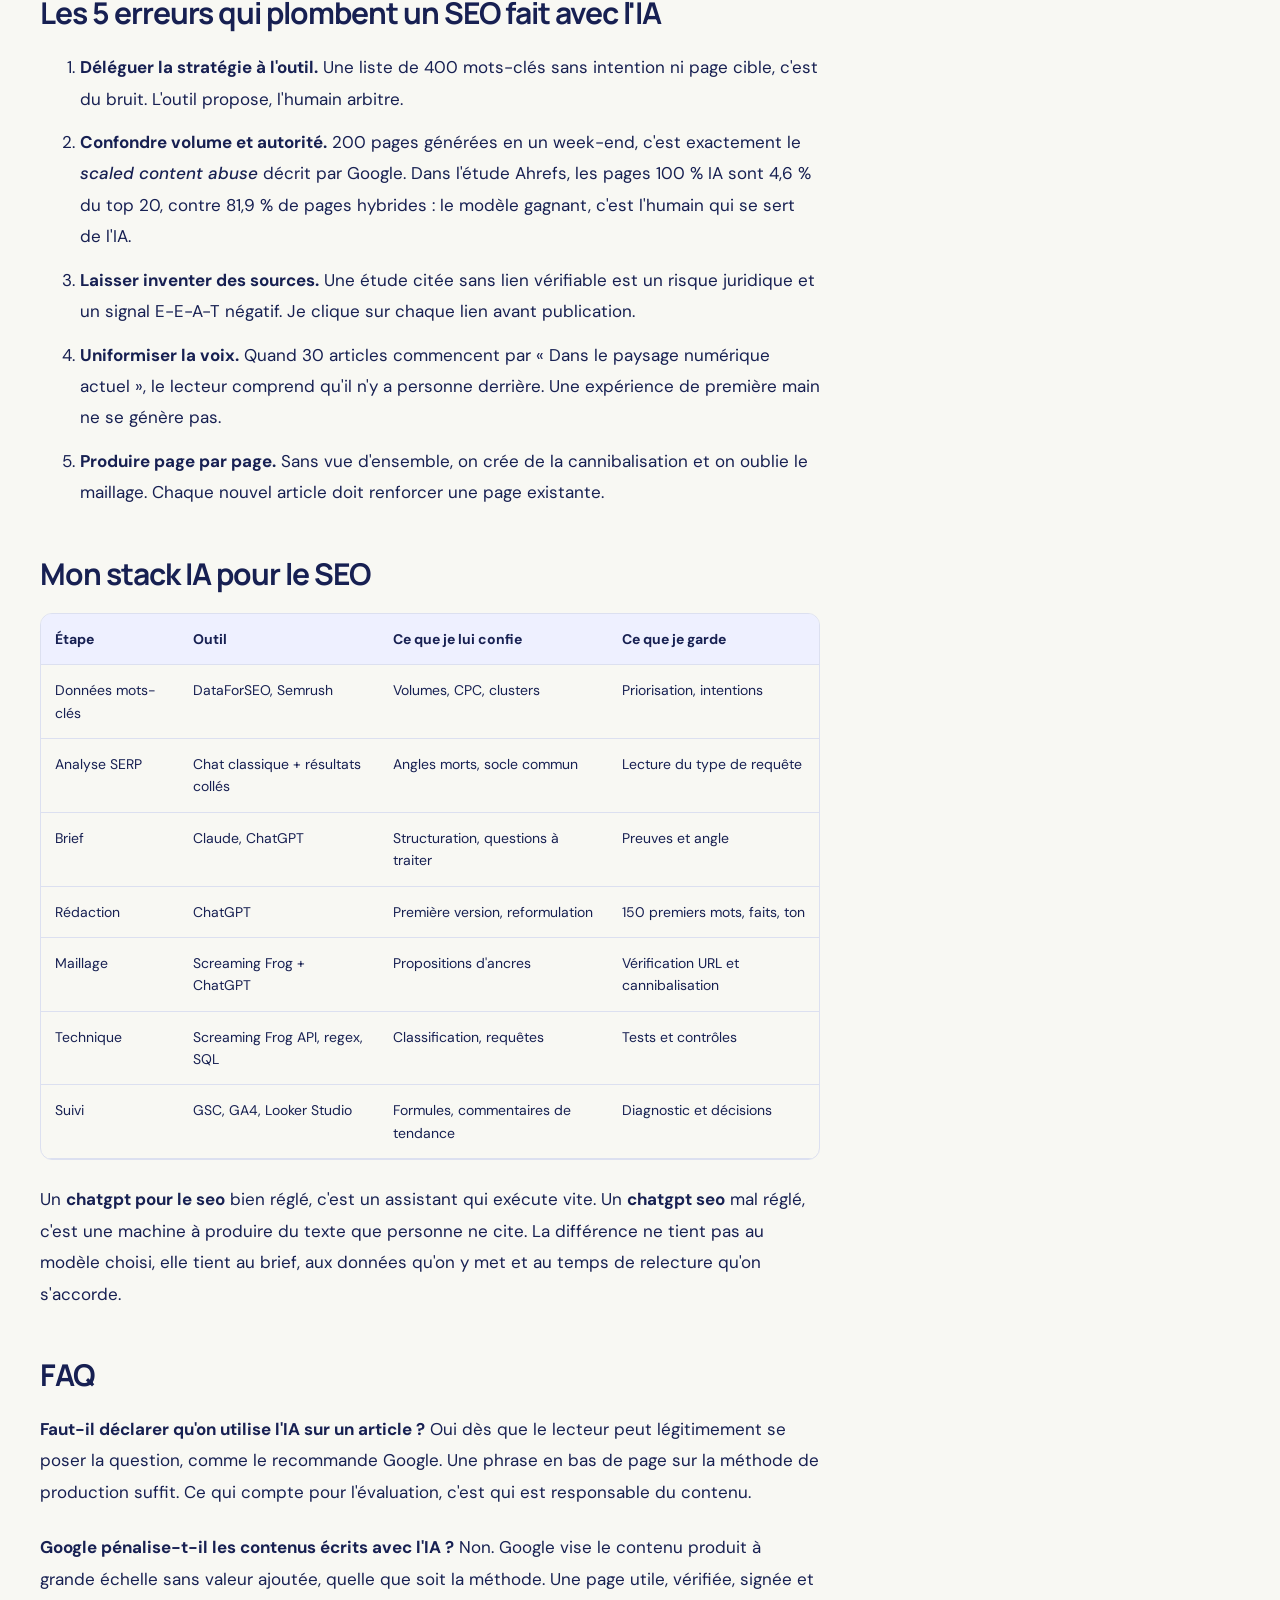
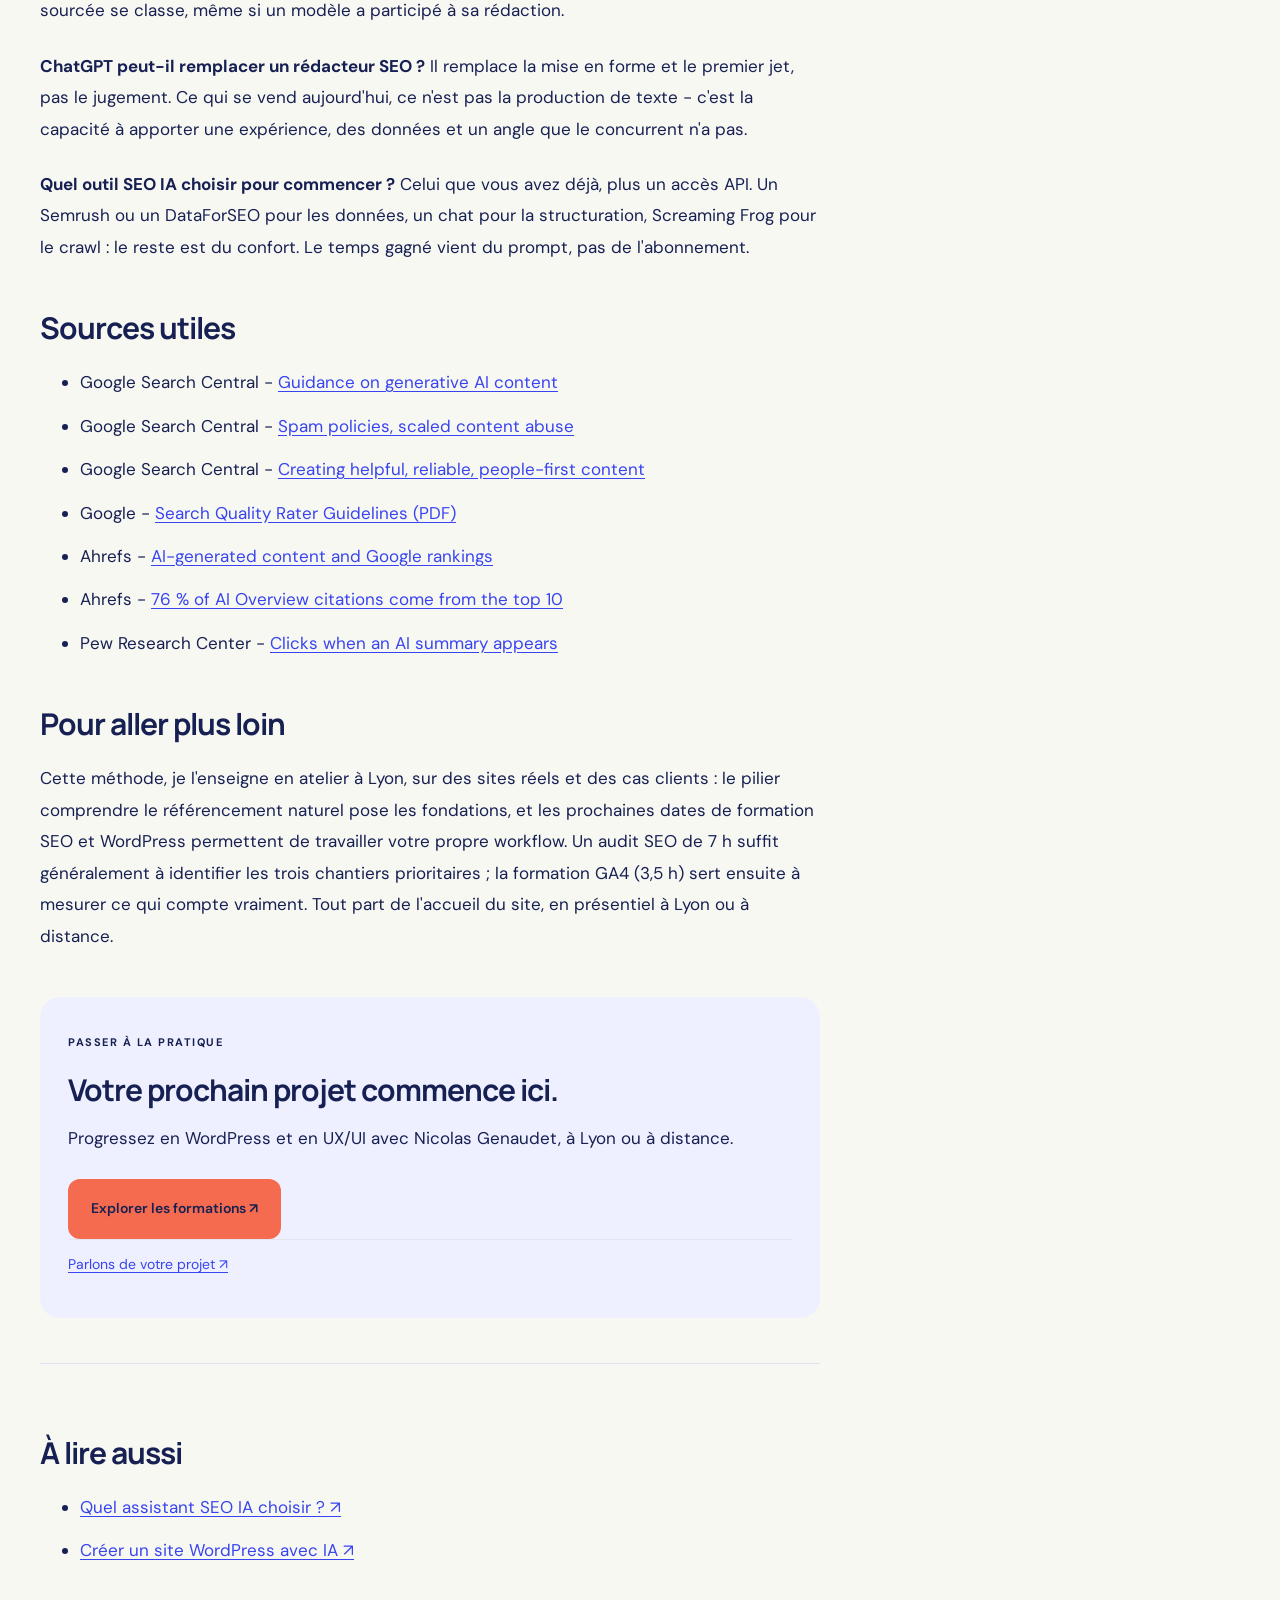
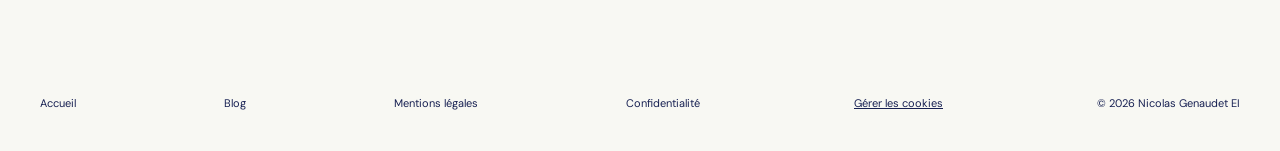
<file: seo-avec-ia.html>
<!doctype html>
<html lang="fr"><head><meta charset="utf-8"><meta name="viewport" content="width=device-width,initial-scale=1">
<title>SEO avec IA : ma méthode en 5 étapes (et ce qui ne marche pas) | Nicolas Genaudet</title><meta name="description" content="Une méthode en cinq étapes pour utiliser l’IA en SEO : mots-clés, analyse des SERP, rédaction, maillage et suivi."><meta name="author" content="Nicolas Genaudet"><meta name="robots" content="index,follow,max-image-preview:large"><link rel="canonical" href="https://formateur-wordpress-lyon.fr/seo-avec-ia.html">
<meta property="og:type" content="article"><meta property="og:locale" content="fr_FR"><meta property="og:title" content="SEO avec IA : ma méthode en 5 étapes (et ce qui ne marche pas)"><meta property="og:description" content="Une méthode en cinq étapes pour utiliser l’IA en SEO : mots-clés, analyse des SERP, rédaction, maillage et suivi."><meta property="og:url" content="https://formateur-wordpress-lyon.fr/seo-avec-ia.html"><meta property="og:image" content="https://formateur-wordpress-lyon.fr/social-preview.png"><meta property="og:image:alt" content="Nicolas Genaudet — Formateur WordPress à Lyon"><meta name="twitter:card" content="summary_large_image">
<link rel="icon" href="favicon.svg" type="image/svg+xml"><link rel="stylesheet" href="style.css"><link rel="stylesheet" href="blog.css">
<script type="application/ld+json">{"@context": "https://schema.org", "@graph": [{"@type": "Person", "@id": "https://formateur-wordpress-lyon.fr/#nicolas", "name": "Nicolas Genaudet", "url": "https://nicolas-genaudet.fr/", "jobTitle": "Formateur WordPress, UX/UI et SEO", "address": {"@type": "PostalAddress", "addressLocality": "Lyon", "addressCountry": "FR"}}, {"@type": "Article", "headline": "SEO avec IA : ma méthode en 5 étapes (et ce qui ne marche pas)", "description": "Une méthode en cinq étapes pour utiliser l’IA en SEO : mots-clés, analyse des SERP, rédaction, maillage et suivi.", "datePublished": "2026-10-20", "dateModified": "2026-10-20", "author": {"@id": "https://formateur-wordpress-lyon.fr/#nicolas"}, "publisher": {"@id": "https://formateur-wordpress-lyon.fr/#nicolas"}, "mainEntityOfPage": "https://formateur-wordpress-lyon.fr/seo-avec-ia.html", "inLanguage": "fr-FR", "articleSection": "SEO"}, {"@type": "FAQPage", "mainEntity": [{"@type": "Question", "name": "Faut-il déclarer qu'on utilise l'IA sur un article ?", "acceptedAnswer": {"@type": "Answer", "text": "Oui dès que le lecteur peut légitimement se poser la question, comme le recommande Google. Une phrase en bas de page sur la méthode de production suffit. Ce qui compte pour l'évaluation, c'est qui est responsable du contenu."}}, {"@type": "Question", "name": "Google pénalise-t-il les contenus écrits avec l'IA ?", "acceptedAnswer": {"@type": "Answer", "text": "Non. Google vise le contenu produit à grande échelle sans valeur ajoutée, quelle que soit la méthode. Une page utile, vérifiée, signée et sourcée se classe, même si un modèle a participé à sa rédaction."}}, {"@type": "Question", "name": "ChatGPT peut-il remplacer un rédacteur SEO ?", "acceptedAnswer": {"@type": "Answer", "text": "Il remplace la mise en forme et le premier jet, pas le jugement. Ce qui se vend aujourd'hui, ce n'est pas la production de texte - c'est la capacité à apporter une expérience, des données et un angle que le concurrent n'a pas."}}, {"@type": "Question", "name": "Quel outil SEO IA choisir pour commencer ?", "acceptedAnswer": {"@type": "Answer", "text": "Celui que vous avez déjà, plus un accès API. Un Semrush ou un DataForSEO pour les données, un chat pour la structuration, Screaming Frog pour le crawl : le reste est du confort. Le temps gagné vient du prompt, pas de l'abonnement."}}]}]}</script><script src="navigation.js" defer></script><script src="consent.js" defer></script></head>
<body><a class="skip" href="#main">Aller au contenu</a><header class="site-header">
            <a class="brand" href="index.html"><span class="brand-icon">n.</span><span>Nicolas<br><b>Genaudet</b></span></a>
            <button class="menu-toggle" aria-expanded="false" aria-controls="primary-navigation">Menu <span aria-hidden="true">☰</span></button>
            <nav id="primary-navigation" aria-label="Navigation principale">
                <a href="index.html#expertises">Expertises</a><a href="index.html#parcours">Écoles & jurys</a><a href="index.html#formations">Formations</a><a href="index.html#financement">Financement</a><a href="blog.html" aria-current="page">Blog</a>
            </nav>
            <a class="button coral small" href="index.html#contact">Parlons formation <span>↗</span></a>
        </header><main id="main"><div class="wrap article-shell"><nav class="breadcrumbs" aria-label="Fil d’Ariane"><a href="index.html">Accueil</a><span aria-hidden="true">/</span><a href="blog.html">Blog</a></nav><article><div class="article-heading"><span class="eyebrow">SEO · OUTILS IA</span><h1>SEO avec IA : ma méthode en 5 étapes (et ce qui ne marche pas)</h1><p class="article-meta">Par <a href="index.html#parcours">Nicolas Genaudet</a>, formateur à Lyon · <time datetime="2026-10-20">20 octobre 2026</time> · 12 min de lecture</p></div><div class="article-layout"><div class="article-content"><p>Ma règle de départ n&#x27;a pas bougé depuis deux ans : <strong>l&#x27;IA ne touche jamais un sujet que je ne maîtrise pas.</strong> Pas par principe, par rendement. La première fois que je l&#x27;ai lâchée sur un thème que je connaissais mal, j&#x27;ai obtenu 1 200 mots impeccables, bien titrés, sans une seule faute - et sans un seul fait vérifiable. J&#x27;ai tout réécrit.</p>
<p>Le débat sur le « SEO avec IA » tourne souvent autour de la question « est-ce que Google pénalise ? ». C&#x27;est la mauvaise question. La bonne : est-ce que la page apporte quelque chose que le top 10 n&#x27;apporte pas déjà ? L&#x27;IA change la vitesse d&#x27;exécution, pas la valeur ajoutée. C&#x27;est là que tout se joue, et c&#x27;est ce que je forme en atelier à Lyon depuis deux ans, auprès de plus de 600 professionnels et étudiants.</p>
<h2 id="en-bref">En bref</h2>
<ul><li><strong>L&#x27;IA accélère l&#x27;exécution</strong>, elle ne choisit pas la stratégie. Le brief, l&#x27;angle et les preuves restent humains.</li><li><strong>Les cinq étapes du workflow</strong> où le gain est réel : mots-clés, SERP, brief/rédaction, maillage, audit et suivi.</li><li><strong>En France, « seo avec ia » ne fait que 20 recherches par mois</strong> - mais à 9,08 € de CPC. Faible volume, forte intention d&#x27;achat.</li><li><strong>Le garde-fou numéro un</strong> : aucun chiffre publié sans source primaire vérifiée à la main. Aucun.</li></ul>
<h2 id="l-ia-ne-remplace-pas-la-strategie-elle-accelere-l-execution">L&#x27;IA ne remplace pas la stratégie : elle accélère l&#x27;exécution</h2>
<p>Ce que l&#x27;IA fait très bien : trier, regrouper, résumer, reformuler, générer des variantes, écrire du regex, produire un plan à partir de dix concurrents, mettre en forme un tableau. Ce qu&#x27;elle fait mal, structurellement : décider à qui l&#x27;on parle, choisir un angle, assumer une position, et fournir une expérience de première main.</p>
<p>Google le formule sans détour dans sa <a href="https://developers.google.com/search/docs/fundamentals/using-gen-ai-content">documentation sur le contenu génératif</a> : la qualité ne dépend pas de l&#x27;outil, mais de l&#x27;utilité et de l&#x27;originalité. Sa politique anti-spam vise le <em>scaled content abuse</em>, c&#x27;est-à-dire « de grandes quantités de contenu non original, sans valeur pour les utilisateurs, peu importe la façon dont il est créé ». Autrement dit : produire 200 pages parce qu&#x27;on peut le faire, c&#x27;est le vrai risque - pas le fait d&#x27;utiliser ChatGPT.</p>
<p>Les chiffres aident à sortir du fantasme. Dans son étude de juillet 2025 portant sur 600 000 pages et 100 000 mots-clés, Ahrefs a trouvé que <a href="https://ahrefs.com/blog/ai-generated-content-does-not-hurt-your-google-rankings/">86,5 % des pages du top 20 de Google contenaient du texte assisté par IA</a>, dont seulement 4,6 % entièrement générées. La masse du classement est hybride. Ce qui départage les pages, ce n&#x27;est pas le taux d&#x27;IA, c&#x27;est ce qu&#x27;il y a dedans.</p>
<h2 id="etape-1-recherche-et-priorisation-des-mots-cles">Étape 1 : recherche et priorisation des mots-clés</h2>
<p>Je ne commence jamais par demander une liste de mots-clés à un modèle. Il invente des volumes, et il les invente avec un aplomb remarquable. Je commence par trois sources de données réelles : les exports de Search Console des 16 derniers mois, les questions que les clients posent en formation, et une base type DataForSEO ou Semrush.</p>
<p>Là, un <strong>outil SEO IA</strong> devient utile. Le <a href="https://www.semrush.com/kb/1058-keyword-strategy-builder">Keyword Strategy Builder de Semrush</a> regroupe des milliers de requêtes en clusters et en piliers ; je m&#x27;en sers comme d&#x27;un premier jet à corriger, jamais comme d&#x27;un livrable.</p>
<p>Sur le terrain français, la lecture des volumes évite les erreurs de casting. Un relevé DataForSEO récent donne :</p>
<div class="table-scroll" tabindex="0" role="region" aria-label="Tableau comparatif"><table><thead><tr><th scope="col">Requête</th><th scope="col">Recherches/mois</th><th scope="col">CPC</th></tr></thead><tbody><tr><td>ia seo</td><td>140</td><td>\-</td></tr><tr><td>seo chatgpt</td><td>50</td><td>\-</td></tr><tr><td>chatgpt seo</td><td>30</td><td>\-</td></tr><tr><td>seo avec ia</td><td>20</td><td>9,08 €</td></tr><tr><td>outil seo ia</td><td>20</td><td>\-</td></tr><tr><td>chatgpt pour le seo / ia rédaction seo</td><td>10 chacun</td><td>\-</td></tr></tbody></table></div>
<p>Un mot-clé à 20 recherches par mois et 9 € de CPC, c&#x27;est du B2B à forte intention : peu de monde, mais des gens qui cherchent une méthode, pas une définition. Ce genre de requête se travaille en page pilier, pas en post de blog jetable. Et « ia seo » à 140 recherches sert de variante naturelle dans le corps du texte.</p>
<p>Mon prompt de qualification, quand j&#x27;ai déjà les données :</p>
<pre><code class="language-">Rôle : stratège SEO B2B francophone.
Contexte : j&#x27;ai joint un export de 340 requêtes (volume, CPC, intention estimée).
Tâche : regroupe-les en clusters d&#x27;intention, propose 1 page par cluster,
et signale les requêtes que je devrais fusionner avec une page existante.
Contraintes : ne crée aucun chiffre. Si une donnée manque, écris &quot;à vérifier&quot;.
Sortie : tableau markdown, 3 colonnes (cluster, requêtes, page cible).</code></pre>
<p>La priorisation se fait ensuite à la main, sur une matrice simple : intention × difficulté × ma capacité à apporter une preuve. Une page sans preuve à apporter ne passe pas.</p>
<h2 id="etape-2-analyse-des-serp-et-des-concurrents">Étape 2 : analyse des SERP et des concurrents</h2>
<p>L&#x27;analyse SERP est le domaine où l&#x27;IA fait gagner le plus de temps - à condition de lui donner les vrais résultats, pas de lui demander de les deviner. Je lui colle les cinq premières positions, titres et plans Hn inclus.</p>
<p>Ce que dit la SERP française sur « seo avec ia », en date d&#x27;octobre 2026 : lemon-interactive en 2, burguindigital en 4, digital-passengers en 5, semrush.fr en 9, hubspot.fr en 10, webrankinfo en 11. <strong>Aucun forum, aucune vidéo YouTube.</strong> C&#x27;est une information stratégique : Google considère cette requête comme une demande de méthode ou de guide, pas comme un débat d&#x27;opinion. Donc pas de billet d&#x27;humeur, pas de « l&#x27;IA va-t-elle tuer le SEO ». Une procédure, des étapes, des exemples.</p>
<p>Le prompt que j&#x27;utilise pour repérer les angles morts :</p>
<pre><code class="language-">Voici les plans Hn des 5 pages en top 5 pour &quot;seo avec ia&quot; (collés ci-dessous).
1) Liste les sous-sujets traités par au moins 4 pages sur 5 (le socle obligatoire).
2) Liste ce qu&#x27;aucune page ne traite.
3) Repère les affirmations non sourcées ou contradictoires entre pages.
Ne rédige pas l&#x27;article. Ne paraphrase pas les titres.</code></pre>
<p>Deux règles que j&#x27;applique systématiquement :</p>
<ul><li><strong>Ne jamais demander un résumé des concurrents.</strong> Un modèle qui résume cinq textes produit un sixième texte qui ressemble aux cinq autres. On paie ensuite en duplicate.</li><li><strong>Vérifier chaque affirmation « sourcée »</strong> par le modèle lui-même. Il cite volontiers des études qui n&#x27;existent pas, avec un titre crédible et une année plausible.</li></ul>
<p>Dernier point de méthode : Ahrefs montre que <a href="https://ahrefs.com/blog/search-rankings-ai-citations/">76,1 % des pages citées dans les AI Overviews de Google viennent du top 10 organique</a>. La conclusion est banale et implacable : on ne cite pas une page invisible. Le travail de classement reste le préalable à toute visibilité dans les réponses IA.</p>
<h2 id="etape-3-brief-et-redaction">Étape 3 : brief et rédaction</h2>
<p>C&#x27;est l&#x27;étape où l&#x27;<strong>ia rédaction seo</strong> fait le plus de dégâts, et c&#x27;est aussi celle où je l&#x27;utilise le plus. La différence tient à une chose : ce que je mets dans le brief.</p>
<p>Un brief que l&#x27;IA produit seule à partir d&#x27;une SERP donne un article encyclopédique et interchangeable. Un brief qui contient mes données terrain - une capture d&#x27;écran de GSC, un chiffre daté, un verbatim de client, un test raté - donne un article que personne d&#x27;autre ne peut écrire.</p>
<p>Ma séquence, concrètement :</p>
<ol><li>Je rédige le plan et les <strong>preuves</strong> à la main : 5 à 8 puces de faits vécus, datés, chiffrés.</li><li>L&#x27;IA développe chaque section à partir de ces puces, jamais à partir de rien.</li><li>Je réécris moi-même les 150 premiers mots. Toujours. C&#x27;est là que se joue la voix.</li><li>Je relis chaque phrase contenant un chiffre, une date, un nom d&#x27;outil ou une citation.</li></ol>
<p>Le prompt de rédaction, avec les contraintes qui comptent :</p>
<pre><code class="language-">Tu écris en français pour un lecteur qui gère un site WordPress en PME.
Plan imposé (ne pas modifier) + faits fournis ci-dessous (ne pas en inventer d&#x27;autres).
Interdits : statistiques non fournies, &quot;à l&#x27;ère du numérique&quot;, &quot;dans un monde où&quot;,
&quot;il est crucial de&quot;, énumérations à rallonge, adjectifs creux.
Style : phrases courtes, verbes concrets, un exemple chiffré par section.
Si une information manque, laisse [À COMPLÉTER] au lieu d&#x27;inventer.</code></pre>
<p>Le <code>[À COMPLÉTER]</code> est le détail qui change tout. Sans cette consigne, le modèle comble les trous avec du plausible. Avec elle, il me signale exactement où je dois travailler - et ça m&#x27;arrive encore 5 à 10 fois par article.</p>
<p>Sur la transparence, Google recommande d&#x27;expliquer l&#x27;usage de l&#x27;automatisation quand le lecteur peut se poser la question. Une ligne en fin d&#x27;article suffit, et ça ne coûte rien.</p>
<h2 id="etape-4-maillage-interne-et-optimisation-on-page">Étape 4 : maillage interne et optimisation on-page</h2>
<p>Un modèle ne connaît pas votre arborescence. Si vous ne lui donnez pas la liste de vos URL, il inventera des liens - et vous publierez des 404. Je commence donc par un export du sitemap et des titres, collé dans le prompt.</p>
<pre><code class="language-">Voici mes 120 URL (URL + titre + cluster). Pour la page ci-dessous,
propose 3 liens internes sortants maximum, avec 3 ancres différentes chacune,
et 2 pages qui devraient pointer vers elle.
Règle : jamais d&#x27;ancre &quot;cliquez ici&quot; ni de titre exact répété. Justifie en 6 mots.</code></pre>
<p>Ce que je vérifie ensuite, à la main : que la page cible existe vraiment, que l&#x27;ancre n&#x27;est pas déjà utilisée ailleurs, et qu&#x27;il n&#x27;y a pas de cannibalisation entre deux pages du même cluster. L&#x27;IA ne voit pas la cannibalisation, parce qu&#x27;elle ne voit pas vos positions réelles.</p>
<p>Côté on-page, les titres et les meta descriptions générés ont un défaut récurrent : ils se ressemblent tous, avec la même promesse et la même structure « X : le guide complet pour… ». J&#x27;en garde environ 70 % et je réécris le reste. Les balises alt, en revanche, sont un cas d&#x27;usage idéal : 40 images à décrire, c&#x27;est fastidieux et sans ego.</p>
<h2 id="etape-5-audit-technique-et-suivi">Étape 5 : audit technique et suivi</h2>
<p>Un crawl reste un crawl. Screaming Frog avec une clé API (OpenAI ou Gemini) permet de passer des prompts sur les données collectées : classer 3 000 titres par intention, repérer les pages trop courtes, rédiger des alt textes en série. Ce n&#x27;est pas un audit magique, c&#x27;est du post-traitement - mais sur 5 000 URL, ça remplace trois jours de tableur.</p>
<p>Le vrai terrain où l&#x27;<strong>ia générative seo</strong> me fait gagner des heures, c&#x27;est le code. Regex pour filtrer les requêtes de marque dans GSC, requêtes SQL sur l&#x27;export BigQuery, formules Looker Studio : je décris le besoin, je teste, je corrige. Je ne publie jamais un regex sans l&#x27;avoir fait tourner sur un échantillon et vérifié le compte de lignes retournées.</p>
<p>Pour le suivi, un chiffre à garder en tête : selon <a href="https://www.pewresearch.org/short-reads/2025/07/22/google-users-are-less-likely-to-click-on-links-when-an-ai-summary-appears-in-the-results/">Pew Research</a> (900 adultes américains, mars 2025), un lien classique est cliqué dans 8 % des visites quand un résumé IA s&#x27;affiche, contre 15 % sans résumé. Le pattern à surveiller dans Search Console n&#x27;est donc plus « je baisse », mais <strong>« impressions en hausse, clics stables »</strong> - typique d&#x27;une requête captée par un AI Overview. Ça se mesure, ça ne se devine pas : je compare les segments de requêtes informationnelles et transactionnelles mois par mois, et je regarde les conversions assistées dans GA4 plutôt que le seul trafic.</p>
<h2 id="les-5-erreurs-qui-plombent-un-seo-fait-avec-l-ia">Les 5 erreurs qui plombent un SEO fait avec l&#x27;IA</h2>
<ol><li><strong>Déléguer la stratégie à l&#x27;outil.</strong> Une liste de 400 mots-clés sans intention ni page cible, c&#x27;est du bruit. L&#x27;outil propose, l&#x27;humain arbitre.</li><li><strong>Confondre volume et autorité.</strong> 200 pages générées en un week-end, c&#x27;est exactement le <em>scaled content abuse</em> décrit par Google. Dans l&#x27;étude Ahrefs, les pages 100 % IA sont 4,6 % du top 20, contre 81,9 % de pages hybrides : le modèle gagnant, c&#x27;est l&#x27;humain qui se sert de l&#x27;IA.</li><li><strong>Laisser inventer des sources.</strong> Une étude citée sans lien vérifiable est un risque juridique et un signal E-E-A-T négatif. Je clique sur chaque lien avant publication.</li><li><strong>Uniformiser la voix.</strong> Quand 30 articles commencent par « Dans le paysage numérique actuel », le lecteur comprend qu&#x27;il n&#x27;y a personne derrière. Une expérience de première main ne se génère pas.</li><li><strong>Produire page par page.</strong> Sans vue d&#x27;ensemble, on crée de la cannibalisation et on oublie le maillage. Chaque nouvel article doit renforcer une page existante.</li></ol>
<h2 id="mon-stack-ia-pour-le-seo">Mon stack IA pour le SEO</h2>
<div class="table-scroll" tabindex="0" role="region" aria-label="Tableau comparatif"><table><thead><tr><th scope="col">Étape</th><th scope="col">Outil</th><th scope="col">Ce que je lui confie</th><th scope="col">Ce que je garde</th></tr></thead><tbody><tr><td>Données mots-clés</td><td>DataForSEO, Semrush</td><td>Volumes, CPC, clusters</td><td>Priorisation, intentions</td></tr><tr><td>Analyse SERP</td><td>Chat classique + résultats collés</td><td>Angles morts, socle commun</td><td>Lecture du type de requête</td></tr><tr><td>Brief</td><td>Claude, ChatGPT</td><td>Structuration, questions à traiter</td><td>Preuves et angle</td></tr><tr><td>Rédaction</td><td>ChatGPT</td><td>Première version, reformulation</td><td>150 premiers mots, faits, ton</td></tr><tr><td>Maillage</td><td>Screaming Frog + ChatGPT</td><td>Propositions d&#x27;ancres</td><td>Vérification URL et cannibalisation</td></tr><tr><td>Technique</td><td>Screaming Frog API, regex, SQL</td><td>Classification, requêtes</td><td>Tests et contrôles</td></tr><tr><td>Suivi</td><td>GSC, GA4, Looker Studio</td><td>Formules, commentaires de tendance</td><td>Diagnostic et décisions</td></tr></tbody></table></div>
<p>Un <strong>chatgpt pour le seo</strong> bien réglé, c&#x27;est un assistant qui exécute vite. Un <strong>chatgpt seo</strong> mal réglé, c&#x27;est une machine à produire du texte que personne ne cite. La différence ne tient pas au modèle choisi, elle tient au brief, aux données qu&#x27;on y met et au temps de relecture qu&#x27;on s&#x27;accorde.</p>
<h2 id="faq">FAQ</h2>
<p><strong>Faut-il déclarer qu&#x27;on utilise l&#x27;IA sur un article ?</strong> Oui dès que le lecteur peut légitimement se poser la question, comme le recommande Google. Une phrase en bas de page sur la méthode de production suffit. Ce qui compte pour l&#x27;évaluation, c&#x27;est qui est responsable du contenu.</p>
<p><strong>Google pénalise-t-il les contenus écrits avec l&#x27;IA ?</strong> Non. Google vise le contenu produit à grande échelle sans valeur ajoutée, quelle que soit la méthode. Une page utile, vérifiée, signée et sourcée se classe, même si un modèle a participé à sa rédaction.</p>
<p><strong>ChatGPT peut-il remplacer un rédacteur SEO ?</strong> Il remplace la mise en forme et le premier jet, pas le jugement. Ce qui se vend aujourd&#x27;hui, ce n&#x27;est pas la production de texte - c&#x27;est la capacité à apporter une expérience, des données et un angle que le concurrent n&#x27;a pas.</p>
<p><strong>Quel outil SEO IA choisir pour commencer ?</strong> Celui que vous avez déjà, plus un accès API. Un Semrush ou un DataForSEO pour les données, un chat pour la structuration, Screaming Frog pour le crawl : le reste est du confort. Le temps gagné vient du prompt, pas de l&#x27;abonnement.</p>
<h2 id="sources-utiles">Sources utiles</h2>
<ul><li>Google Search Central - <a href="https://developers.google.com/search/docs/fundamentals/using-gen-ai-content">Guidance on generative AI content</a></li><li>Google Search Central - <a href="https://developers.google.com/search/docs/essentials/spam-policies">Spam policies, scaled content abuse</a></li><li>Google Search Central - <a href="https://developers.google.com/search/docs/fundamentals/creating-helpful-content">Creating helpful, reliable, people-first content</a></li><li>Google - <a href="https://services.google.com/fh/files/misc/hsw-sqrg.pdf">Search Quality Rater Guidelines (PDF)</a></li><li>Ahrefs - <a href="https://ahrefs.com/blog/ai-generated-content-does-not-hurt-your-google-rankings/">AI-generated content and Google rankings</a></li><li>Ahrefs - <a href="https://ahrefs.com/blog/search-rankings-ai-citations/">76 % of AI Overview citations come from the top 10</a></li><li>Pew Research Center - <a href="https://www.pewresearch.org/short-reads/2025/07/22/google-users-are-less-likely-to-click-on-links-when-an-ai-summary-appears-in-the-results/">Clicks when an AI summary appears</a></li></ul>
<h2 id="pour-aller-plus-loin">Pour aller plus loin</h2>
<p>Cette méthode, je l&#x27;enseigne en atelier à Lyon, sur des sites réels et des cas clients : le pilier comprendre le référencement naturel pose les fondations, et les prochaines dates de formation SEO et WordPress permettent de travailler votre propre workflow. Un audit SEO de 7 h suffit généralement à identifier les trois chantiers prioritaires ; la formation GA4 (3,5 h) sert ensuite à mesurer ce qui compte vraiment. Tout part de l&#x27;accueil du site, en présentiel à Lyon ou à distance.</p><aside class="article-cta"><span class="eyebrow">PASSER À LA PRATIQUE</span><h2>Votre prochain projet commence ici.</h2><p>Progressez en WordPress et en UX/UI avec Nicolas Genaudet, à Lyon ou à distance.</p><a class="button coral" href="index.html#formations">Explorer les formations ↗</a> <a class="course-link" href="https://nicolas-genaudet.fr/#contact">Parlons de votre projet ↗</a></aside><aside class="related"><h2>À lire aussi</h2><ul><li><a href="assistant-seo-ia-comparatif.html">Quel assistant SEO IA choisir ? ↗</a></li><li><a href="creer-site-wordpress-ia.html">Créer un site WordPress avec IA ↗</a></li></ul></aside></div><details class="article-toc" open><summary>Dans cet article</summary><ol><li><a href="#en-bref">En bref</a></li><li><a href="#l-ia-ne-remplace-pas-la-strategie-elle-accelere-l-execution">L&#x27;IA ne remplace pas la stratégie : elle accélère l&#x27;exécution</a></li><li><a href="#etape-1-recherche-et-priorisation-des-mots-cles">Étape 1 : recherche et priorisation des mots-clés</a></li><li><a href="#etape-2-analyse-des-serp-et-des-concurrents">Étape 2 : analyse des SERP et des concurrents</a></li><li><a href="#etape-3-brief-et-redaction">Étape 3 : brief et rédaction</a></li><li><a href="#etape-4-maillage-interne-et-optimisation-on-page">Étape 4 : maillage interne et optimisation on-page</a></li><li><a href="#etape-5-audit-technique-et-suivi">Étape 5 : audit technique et suivi</a></li><li><a href="#les-5-erreurs-qui-plombent-un-seo-fait-avec-l-ia">Les 5 erreurs qui plombent un SEO fait avec l&#x27;IA</a></li><li><a href="#mon-stack-ia-pour-le-seo">Mon stack IA pour le SEO</a></li><li><a href="#faq">FAQ</a></li><li><a href="#sources-utiles">Sources utiles</a></li><li><a href="#pour-aller-plus-loin">Pour aller plus loin</a></li></ol></details></div></article></div></main><footer class="wrap"><a href="index.html">Accueil</a><a href="blog.html">Blog</a><a href="mentions-legales.html">Mentions légales</a><a href="confidentialite.html">Confidentialité</a><button data-cookie-settings>Gérer les cookies</button><p>© 2026 Nicolas Genaudet EI</p></footer><aside id="cookie-banner" class="cookie-banner" role="region" aria-label="Préférences de mesure d’audience" hidden>
            <div>
                <h2>La mesure d’audience, à votre choix.</h2>
                <p>
                    Avec votre accord, Google Analytics mesure les visites pour améliorer ce site. Vous pouvez refuser et continuer à naviguer, ou changer d’avis depuis « Gérer les cookies ».
                </p>
                <a href="confidentialite.html">En savoir plus sur vos données</a>
            </div>
            <div class="cookie-actions">
                <button data-reject>Refuser</button><button data-accept>Accepter Analytics</button>
            </div>
        </aside></body></html>
</file>
<file: style.css>
@import url('https://fonts.googleapis.com/css2?family=DM+Sans:wght@400;500;600;700&family=Manrope:wght@400;500;600;700;800&display=swap');
:root{--blue:#3844ef;--ink:#172052;--coral:#f46b4f;--cream:#f8f8f3;--pale:#eef0ff}*{box-sizing:border-box}html{scroll-behavior:smooth;scroll-padding-top:110px}body{margin:0;background:var(--cream);color:var(--ink);font-family:'DM Sans',sans-serif}a{color:inherit;text-decoration:none}button,input{font:inherit}button,a,input{ -webkit-tap-highlight-color:transparent}button{cursor:pointer}a:focus-visible,button:focus-visible,input:focus-visible{outline:3px solid var(--coral);outline-offset:5px}.wrap{width:min(1240px,calc(100% - 80px));margin:auto}header{width:min(1360px,calc(100% - 48px));margin:20px auto 0;background:white;border:1px solid #e8e9ee;border-radius:20px;display:flex;justify-content:space-between;align-items:center;padding:18px 26px;gap:20px}.brand{display:flex;align-items:center;gap:11px;font-size:14px;line-height:1.2}.brand-icon{font-family:Manrope,sans-serif;font-size:32px;font-weight:800;color:white;background:var(--blue);width:49px;height:49px;border-radius:50%;text-align:center;line-height:44px}.brand b{font-size:18px}nav{display:flex;gap:32px;font-size:14px}nav a:hover{color:var(--blue)}.button{display:inline-flex;align-items:center;justify-content:space-between;gap:35px;padding:17px 23px;border-radius:12px;font-size:14px;font-weight:600;transition:transform .25s,box-shadow .25s}.button:hover{transform:translateY(-3px);box-shadow:0 8px 24px #17205218}.button span{font-size:22px}.coral{background:var(--coral);color:#18204c}.white{background:white;color:var(--blue)}.small{padding:12px 18px}.hero{padding-top:54px}.eyebrow{font-size:11px;letter-spacing:1.5px;font-weight:700}.dot{display:inline-block;width:7px;height:7px;background:var(--coral);border-radius:50%;margin-right:8px}.hero-heading{display:flex;justify-content:space-between;align-items:flex-end;gap:40px;margin:21px 0 35px}h1,h2,h3,p{margin:0}h1,h2,h3{font-family:Manrope,sans-serif;letter-spacing:-2px}h1{font-size:clamp(48px,5.8vw,80px);line-height:1.07;font-weight:800;color:var(--blue)}em{font-weight:500}h1 em{white-space:nowrap}.hero-aside{width:265px;padding-bottom:8px}.hero-aside p{font-size:14px;line-height:1.7}.spark{font-size:65px;display:block;color:var(--coral);line-height:1;margin-bottom:18px;animation:spin 24s linear infinite;width:65px}.bento{display:grid;grid-template-columns:1.25fr .72fr .72fr;gap:16px}.tile{border-radius:23px;position:relative;overflow:hidden;padding:28px;transition:transform .3s}.tile:hover{transform:translateY(-4px)}.tile-top{display:flex;justify-content:space-between;align-items:center;font-size:9px;font-weight:600;letter-spacing:1px;position:relative;z-index:2}.pill{padding:8px 12px;border:1px solid #ffffff50;border-radius:30px;letter-spacing:0;font-size:11px}.main-tile{grid-column:1 / 3;background:var(--blue);color:white;min-height:400px;padding:30px 34px}.main-tile h2{font-size:37px;line-height:1.18;margin:33px 0 18px;max-width:410px;position:relative;z-index:2}.main-tile h2 em{color:#c9d1ff}.main-tile p{max-width:310px;line-height:1.65;font-size:14px;position:relative;z-index:2}.main-tile .button{margin-top:25px;position:relative;z-index:2}.browser-art{position:absolute;right:-55px;bottom:-45px;width:330px;height:265px;background:#fff;border:6px solid #7581fa;border-radius:15px;transform:rotate(-9deg);color:var(--ink);box-shadow:0 0 60px #1b258e55;animation:float 7s ease-in-out infinite}.browser-bar{height:31px;border-bottom:1px solid #e9e9ef;display:flex;align-items:center;gap:4px;padding:0 10px}.browser-bar i{width:5px;height:5px;background:#aeb4cd;border-radius:50%}.browser-bar span{font-size:8px;background:#f2f2f9;border-radius:5px;padding:4px 25px;margin-left:12px}.browser-content{padding:18px}.mini-nav{font-size:8px;font-weight:800}.mini-nav span{float:right}.mini-heading{font-family:Manrope;font-size:29px;letter-spacing:-1px;line-height:1.12;margin:22px 0 15px}.mini-heading em{color:var(--blue)}.mini-line{height:7px;width:125px;background:#eceefa;border-radius:6px}.mini-blocks{display:flex;gap:8px;margin-top:18px}.mini-blocks b{width:80px;height:60px;border-radius:7px;background:#efbbaf}.mini-blocks b:nth-child(2){background:#c1c8fb}.mini-blocks b:nth-child(3){background:#e1e9be}.cursor-art{position:absolute;right:25px;top:148px;font-size:50px;color:var(--coral);transform:rotate(9deg)}.cursor-art small{display:block;background:var(--coral);color:white;padding:7px 10px;font-size:10px;border-radius:6px;white-space:nowrap}.wp-sticker{position:absolute;right:230px;top:86px;font-family:Georgia;font-size:48px;width:83px;height:83px;line-height:73px;text-align:center;border:3px solid var(--ink);border-radius:50%;background:#c9edb6;color:var(--ink);transform:rotate(10deg);box-shadow:5px 5px 0 #1c277255}.method-tile{background:#e8ecd9;display:flex;flex-direction:column;justify-content:space-between}.method-tile .pill{border-color:#17205230}.method-tile h2{font-size:26px;letter-spacing:-1px;line-height:1.2;margin:12px 0}.method-tile p{font-size:13px;line-height:1.6;max-width:215px}.orbit{height:160px;position:relative;margin:15px 0}.orbit b{font-size:102px;color:var(--blue);position:absolute;left:50%;top:50%;transform:translate(-50%,-50%);font-weight:400}.orbit span{position:absolute;background:white;border:1px solid #17205210;padding:9px 15px;border-radius:30px;font-size:11px;z-index:2}.orbit span:first-child{top:5px;left:10px;transform:rotate(-12deg)}.orbit span:nth-child(3){top:70px;right:-6px;transform:rotate(10deg)}.orbit span:nth-child(4){bottom:0;left:10px;transform:rotate(-6deg)}.school-tile{background:#f7bbac;min-height:183px}.school-tile h2{font-size:29px;line-height:1.1;margin:14px 0;letter-spacing:-1px}.school-tile p{font-size:11px;line-height:1.5}.school-deco{font-size:118px;position:absolute;right:-28px;bottom:-28px;color:var(--coral)}.location-tile{grid-column:2 / 4;background:#e7e9ff;display:flex;align-items:center;gap:28px;min-height:183px}.location-symbol{font-size:90px;color:var(--blue);line-height:1}.location-tile h2{font-size:27px;line-height:1.17;margin-top:12px;letter-spacing:-1px}.location-end{font-size:10px;position:absolute;right:25px;bottom:25px}.hero-bottom{display:flex;justify-content:space-between;font-size:9px;letter-spacing:1px;margin-top:22px;align-items:center}.hero-bottom a{font-size:11px;letter-spacing:0}.section{padding-top:100px;padding-bottom:10px}.section-heading{display:flex;align-items:flex-end;justify-content:space-between;gap:35px;margin-bottom:36px}.section h2{font-size:48px;line-height:1.13;margin-top:18px}.section h2 em{color:var(--blue)}.section-heading p{font-size:13px;line-height:1.75;max-width:350px}.expert-grid{display:grid;grid-template-columns:repeat(3,1fr);gap:18px}.expert{background:white;border:1px solid #e7e8e9;border-radius:22px;padding:28px}.expert-icon{display:block;background:var(--pale);border-radius:14px;width:64px;height:64px;text-align:center;line-height:64px;font-size:34px;color:var(--blue);margin-bottom:30px}.expert h3{font-size:25px;letter-spacing:-1px;margin:12px 0}.expert p{font-size:13px;line-height:1.7;min-height:68px}.tags{display:flex;gap:7px;flex-wrap:wrap;margin-top:25px}.tags span{border:1px solid #dfe2ee;padding:6px 10px;border-radius:25px;font-size:10px}.parcours{background:#eff0e9;margin-top:90px;padding:65px 0}.schools{display:grid;grid-template-columns:repeat(6,1fr);gap:12px}.school{background:white;border-radius:15px;padding:25px 15px;min-height:110px;display:flex;flex-direction:column;justify-content:center;text-align:center}.school b{font-family:Manrope;font-size:19px;letter-spacing:-1px}.school span{font-size:10px;color:#646b85;margin-top:10px}.jury{display:grid;grid-template-columns:1fr 1fr 100px;align-items:center;gap:40px;border-top:1px solid #cfd3c8;margin-top:34px;padding-top:32px}.jury h3{font-size:29px;letter-spacing:-1px;margin-top:13px}.jury p{font-size:13px;line-height:1.7}.jury-icon{font-size:90px;color:var(--blue)}.editor-note{font-size:10px;color:#5d6376;margin-top:25px;line-height:1.6}.catalogue-tabs{display:flex;gap:9px;margin-bottom:25px}.catalogue-tabs button{border:1px solid #d8dbe7;background:white;border-radius:11px;padding:12px 18px;font-size:12px}.catalogue-tabs button.active{background:var(--ink);color:white;border-color:var(--ink)}.catalogue-tools{display:flex;justify-content:space-between;align-items:center;gap:20px}.filters{display:flex;gap:7px;flex-wrap:wrap}.filters button{border:1px solid #d8dbe7;border-radius:40px;background:transparent;padding:9px 15px;font-size:11px}.filters button.active{background:var(--blue);color:white;border-color:var(--blue)}.search{display:flex;align-items:center;gap:12px;border-bottom:1px solid #abb1c5;padding:10px 0;width:230px}.search span{font-size:23px}.search input{width:100%;border:0;background:transparent;font-size:12px;outline-offset:5px}.catalogue-note{font-size:11px;color:#60677f;line-height:1.6;margin:20px 0}.course-grid{display:grid;grid-template-columns:repeat(3,1fr);gap:18px}.course{background:white;border:1px solid #e2e4eb;border-radius:20px;overflow:hidden;display:flex;flex-direction:column}.course-visual{height:145px;background:#e7e9ff;display:flex;justify-content:center;align-items:center;position:relative;overflow:hidden}.course-visual:after{content:'';width:160px;height:160px;border-radius:50%;border:1px solid currentColor;position:absolute;opacity:.18}.course-visual>span{font-family:Manrope;font-size:60px;color:var(--blue);transform:rotate(-10deg);transition:transform .35s;z-index:1}.course:hover .course-visual>span{transform:rotate(5deg) scale(1.12)}.course:nth-child(3n+2) .course-visual{background:#e8ecd9}.course:nth-child(3n+3) .course-visual{background:#f7bbac}.course-body{padding:24px;display:flex;flex-direction:column;flex:1}.course-meta{display:flex;justify-content:space-between;gap:8px;font-size:9px;letter-spacing:.6px;text-transform:uppercase;color:#626985}.course h3{font-size:24px;letter-spacing:-1px;line-height:1.2;margin:15px 0}.course p{font-size:12px;line-height:1.7;margin-bottom:25px}.course button{margin-top:auto;background:transparent;border:0;border-top:1px solid #e4e6ef;padding:15px 0 0;text-align:left;color:var(--blue);font-size:12px;display:flex;justify-content:space-between}.course button span{font-size:19px}.result-count{margin-top:16px;color:#626985;font-size:11px}.empty{grid-column:1/-1;padding:45px;text-align:center;border:1px dashed #bbc0d8;border-radius:18px}.approach{padding-bottom:90px}.steps{display:grid;grid-template-columns:repeat(3,1fr);gap:35px;margin-top:40px}.steps article{border-top:1px solid #cbd0df;padding-top:25px}.steps article>span{color:var(--blue);font-family:Manrope;font-size:32px}.steps h3{font-size:22px;letter-spacing:-.8px;margin:20px 0 12px}.steps p{font-size:13px;line-height:1.7;max-width:300px}.contact{background:var(--blue);color:white;padding:50px;border-radius:27px}.contact h2{font-size:64px;line-height:1.1;margin:22px 0 35px}.contact h2 em{color:#d7deb7}.contact h2>span{float:right;font-size:125px;color:#cad4ff;font-weight:400}.contact-bottom{display:flex;justify-content:space-between;align-items:center;gap:25px}.contact p{font-size:13px;line-height:1.75}footer{display:flex;justify-content:space-between;align-items:center;gap:25px;padding:40px 0;font-size:11px}footer button{border:0;background:transparent;color:inherit;font-size:11px;text-decoration:underline}dialog{border:0;border-radius:23px;max-width:650px;width:calc(100% - 36px);padding:45px;color:var(--ink);box-shadow:0 20px 100px #17205240}dialog::backdrop{background:#17205280;backdrop-filter:blur(5px)}dialog h2{font-size:35px;line-height:1.15;margin:18px 0;letter-spacing:-1.5px}dialog p,dialog li{font-size:13px;line-height:1.8;margin:15px 0}dialog a:not(.button){color:var(--blue);text-decoration:underline}.close{position:absolute;right:18px;top:15px;background:var(--pale);border:0;border-radius:50%;width:32px;height:32px;font-size:23px;color:var(--ink)}.skip{position:absolute;top:-100px}.skip:focus{top:0;background:white;padding:15px;z-index:5}.reveal{opacity:0;transform:translateY(22px);transition:opacity .7s,transform .7s}.reveal.visible{opacity:1;transform:translateY(0)}@keyframes spin{to{transform:rotate(360deg)}}@keyframes float{50%{transform:translateY(-10px) rotate(-6deg)}}
@media(min-width:1500px){.hero{padding-top:65px}.main-tile{min-height:440px}.browser-art{width:370px;height:285px}}@media(max-width:1050px){.wrap{width:calc(100% - 48px)}h1{font-size:58px}.hero-aside{width:200px}.bento{grid-template-columns:1.2fr 1fr}.main-tile{grid-column:1;min-height:460px}.browser-art{right:-80px;bottom:-85px;width:270px}.wp-sticker{right:35px;top:125px;width:60px;height:60px;font-size:35px;line-height:51px}.main-tile h2{font-size:30px}.main-tile p{max-width:260px}.main-tile .button{margin-top:18px}.method-tile{grid-column:2}.school-tile{grid-column:1}.location-tile{grid-column:2;gap:10px}.location-symbol{font-size:55px}.location-tile h2{font-size:22px}.schools{grid-template-columns:repeat(3,1fr)}.course-grid{grid-template-columns:repeat(2,1fr)}.section h2{font-size:40px}.contact h2{font-size:50px}}@media(max-width:700px){header{width:calc(100% - 24px);padding:14px;border-radius:15px;margin-top:12px}header nav{display:none}.brand b{font-size:15px}.brand{font-size:11px}.brand-icon{width:39px;height:39px;font-size:26px;line-height:36px}.small{font-size:11px;padding:10px;gap:12px}.wrap{width:calc(100% - 32px)}.hero{padding-top:35px}.hero-heading{display:block;margin-bottom:25px}h1{font-size:clamp(38px,8vw,55px);letter-spacing:-2px}h1 em{white-space:normal}.hero-aside{width:auto;margin-top:22px;display:flex;gap:18px;align-items:center}.spark{font-size:35px;width:35px;margin:0}.hero-aside p{font-size:12px}.eyebrow{font-size:9px;letter-spacing:1.1px}.bento{grid-template-columns:1fr 1fr;gap:12px}.main-tile{grid-column:1/-1;min-height:400px;padding:25px}.main-tile h2{font-size:31px;margin-top:28px}.main-tile p{max-width:235px;font-size:12px}.browser-art{right:-90px;bottom:-45px;width:260px}.wp-sticker{right:25px;top:102px}.tile-top{font-size:8px}.main-tile .button{font-size:11px;gap:15px}.method-tile{grid-column:1/-1;display:grid;grid-template-columns:1fr 1fr;padding:23px}.method-tile .tile-top{grid-column:1/-1}.method-tile .orbit{grid-column:2;grid-row:2/4;height:160px}.method-tile h2{font-size:24px;margin-top:30px}.method-tile p{font-size:11px}.school-tile{grid-column:1;padding:21px;min-height:190px}.school-tile h2{font-size:24px}.school-tile p{font-size:9px}.location-tile{grid-column:2;padding:21px;display:block}.location-symbol{display:none}.location-tile h2{font-size:23px}.location-end{font-size:9px;left:21px;right:auto;bottom:20px}.hero-bottom>span{max-width:180px;font-size:7px;line-height:1.6}.hero-bottom a{font-size:10px}.section{padding-top:65px}.section-heading{display:block;margin-bottom:25px}.section h2{font-size:35px}.section-heading p{margin-top:20px;font-size:12px}.expert-grid{grid-template-columns:1fr}.expert{padding:25px}.expert-icon{float:right;margin-left:15px}.expert p{min-height:0}.tags{margin-top:20px}.parcours{margin-top:60px;padding:50px 0}.schools{grid-template-columns:repeat(2,1fr)}.jury{grid-template-columns:1fr;gap:20px}.jury h3{font-size:27px}.jury-icon{display:none}.catalogue-tabs button{padding:11px;font-size:11px}.catalogue-tools{display:block}.filters button{font-size:10px;padding:8px 12px}.search{margin-top:18px;width:100%}.course-grid{grid-template-columns:1fr}.course-visual{height:130px}.steps{grid-template-columns:1fr;gap:25px}.steps h3{margin-top:12px}.approach{padding-bottom:55px}.contact{padding:28px}.contact h2{font-size:37px}.contact h2>span{font-size:55px;float:none;display:block;margin-top:20px}.contact-bottom{display:block}.contact .button{margin-top:25px}footer{flex-wrap:wrap;font-size:10px}footer p{margin-left:auto}dialog{padding:35px 25px}.reveal{transform:translateY(12px)}}@media(prefers-reduced-motion:reduce){html{scroll-behavior:auto}*,*:before,*:after{animation:none!important;transition:none!important}.reveal{opacity:1;transform:none}}

@media(max-width:700px){.main-tile .wp-sticker{display:none}.main-tile .browser-art{width:170px;height:200px;right:-70px;bottom:-55px}.main-tile .mini-heading{font-size:20px}.main-tile .browser-bar span{padding:4px;font-size:6px}.main-tile .browser-content{padding:12px}.main-tile .cursor-art{display:none}}

.pilot-banner{display:flex;justify-content:space-between;align-items:center;gap:20px;background:var(--pale);border:1px solid #d7dcff;padding:24px;border-radius:16px;margin-bottom:28px;font-size:12px;line-height:1.8}.pilot-banner b{font-size:17px}.pilot-banner>span:last-child{color:var(--blue);font-weight:700}.rncp-grid{display:grid;grid-template-columns:repeat(3,1fr);gap:16px;margin-top:35px}.rncp-grid article{padding:25px;border-radius:18px;background:#fff}.rncp-grid h3{font-size:24px;letter-spacing:-1px;margin:15px 0}.rncp-grid p{font-size:12px;line-height:1.8}.rncp-grid a{display:block;font-size:11px;color:var(--blue);margin-top:20px}.course p strong{display:inline-block;font-size:10px;color:var(--blue);margin-top:9px}@media(max-width:700px){.rncp-grid{grid-template-columns:1fr}.pilot-banner{display:block}.pilot-banner>span:last-child{display:block;margin-top:12px}}

/* Navigation persistante, y compris sur mobile. */
.site-header{position:sticky;top:12px;z-index:50;box-shadow:0 8px 30px #1720520c;background:#fff}.site-header .menu-toggle{display:none}.course-link{display:flex;justify-content:space-between;gap:12px;margin-top:auto;padding:12px 0;color:var(--blue);font-size:12px;border-top:1px solid #e4e6ef}.course button{margin-top:0}.skip:focus{position:fixed;z-index:100}html{scroll-padding-top:130px}
@media(max-width:700px){.site-header{top:8px;flex-wrap:wrap;gap:12px}.site-header .menu-toggle{display:inline-flex;align-items:center;gap:8px;border:1px solid #d8dbe7;background:white;border-radius:10px;padding:9px 12px;color:var(--ink);font-size:12px}.site-header>.button{margin-left:auto}.site-header nav{display:none;order:4;width:100%;padding-top:12px;border-top:1px solid #e7e8ee;justify-content:space-between;gap:10px;font-size:12px}.site-header:has(.menu-toggle[aria-expanded="true"]) nav{display:flex}html{scroll-padding-top:180px}.site-header .brand-icon{width:34px;height:34px;line-height:31px}.site-header .brand{gap:7px}.site-header .small{gap:8px;padding:9px;font-size:10px}}@media(max-width:360px){.site-header .brand span:last-child{display:none}}

.financing{padding-bottom:70px}.financing .expert p{min-height:0}@media(max-width:700px){.site-header nav{flex-wrap:wrap;row-gap:16px}.financing{padding-bottom:50px}}

.cookie-banner[hidden]{display:none}.cookie-banner{position:fixed;left:24px;right:24px;bottom:20px;z-index:200;background:white;border:1px solid #d8dbe7;border-radius:18px;box-shadow:0 12px 50px #17205230;padding:24px;display:flex;align-items:center;gap:30px;max-width:1200px;margin:auto}.cookie-banner h2{font-size:20px;letter-spacing:-.6px}.cookie-banner p{font-size:12px;line-height:1.7;margin:10px 0;max-width:700px}.cookie-banner a{font-size:11px;color:var(--blue);text-decoration:underline}.cookie-actions{display:flex;gap:10px;flex-shrink:0}.cookie-actions button{border:1px solid var(--blue);color:var(--blue);background:white;padding:13px 16px;border-radius:10px;font-size:12px;font-weight:600}.legal-content{max-width:850px;padding-bottom:70px}.legal-content h1{font-size:52px}.legal-content h2{font-size:25px;letter-spacing:-.7px;margin:35px 0 15px}.legal-content p,.legal-content li{font-size:14px;line-height:1.85;margin-bottom:12px}.legal-content a{color:var(--blue);text-decoration:underline}.legal-content .notice{padding:20px;border-radius:12px;background:var(--pale)}footer{flex-wrap:wrap}@media(max-width:700px){.cookie-banner{left:12px;right:12px;bottom:12px;padding:20px;display:block}.cookie-actions{margin-top:16px;flex-wrap:wrap}.cookie-actions button{flex:1}.legal-content h1{font-size:37px}.legal-content h2{font-size:22px}}
</file>
<file: cours/conception-audio-video/style.css>
:root{--blue:#181e80;--royal:#2939e8;--coral:#f77863;--lavender:#f3f2ff;--ink:#1d2454;--muted:#606581;--border:#e0e1f1;--nav:245px;--yellow:#ffcf70}*{box-sizing:border-box}html{scroll-behavior:smooth;scroll-padding-top:25px}body{margin:0;background:#eceef6;color:var(--ink);font:16px/1.6 Arial,Helvetica,sans-serif}a{color:var(--blue);text-underline-offset:4px}button,input{font:inherit}button{cursor:pointer}button,a,input,summary{outline-offset:5px}.sr-only{position:absolute;width:1px;height:1px;padding:0;overflow:hidden;clip:rect(0,0,0,0);white-space:nowrap;border:0}.skip{position:fixed;left:12px;top:-80px;z-index:100;background:white;padding:10px}.skip:focus{top:12px}.sidebar{position:fixed;inset:0 auto 0 0;width:var(--nav);background:white;border-right:1px solid var(--border);padding:30px 22px;display:flex;flex-direction:column;overflow:auto}.brand{text-decoration:none;display:block}.pilot{font-size:25px;font-weight:800;letter-spacing:-.8px;color:var(--blue);white-space:nowrap}.brand-wave{color:var(--coral);font-size:30px}.brand small{display:block;font-size:8px;letter-spacing:1.2px;margin-top:6px;color:var(--muted)}.nav-label{font-size:9px;letter-spacing:1.4px;margin:40px 0 12px;font-weight:700;color:#888ba2}nav a{display:flex;align-items:center;gap:10px;text-decoration:none;padding:10px 8px;margin:3px -6px;font-size:11px;line-height:1.4;border-radius:5px;transition:background .15s}nav a span{font-size:10px;color:var(--coral);font-weight:700}nav a:hover,nav a.active{background:var(--lavender);box-shadow:inset 3px 0 var(--coral)}.sidebar-bottom{margin-top:auto;padding-top:30px}.sidebar-bottom a{display:block;font-size:11px;margin:8px 0}.sidebar-bottom small{display:block;font-size:9px;color:var(--muted);line-height:1.8;margin-top:20px}.page{margin-left:var(--nav)}.topbar{min-height:67px;display:flex;gap:10px;justify-content:space-between;align-items:center;background:#fff;padding:12px 4%;font-size:9px;letter-spacing:1px;border-bottom:1px solid var(--border)}.topbar b{color:var(--coral);margin:0 6px}.topbar>div{display:flex;gap:8px}.topbar button{font-size:11px;padding:9px 13px;border:1px solid var(--border);background:white;border-radius:4px;color:var(--blue);white-space:nowrap}#present{background:var(--blue);color:white;border-color:var(--blue)}#present span{color:var(--coral);margin-left:10px}main{max-width:1450px;padding:30px 3.5% 0;margin:auto}.hero{background:var(--blue);border-radius:10px;position:relative;overflow:hidden;min-height:440px;padding:48px 6%;display:grid;grid-template-columns:1.25fr 1fr;gap:20px;color:white}.eyebrow{font-size:10px;letter-spacing:1.6px;font-weight:700;color:var(--coral)}.hero h1{font-size:clamp(43px,5.1vw,78px);line-height:1.02;letter-spacing:-2px;margin:28px 0 20px}.hero h1 span{color:var(--yellow)}.hero p{font-size:16px;color:#e4e3ff;line-height:1.55}.hero-inner{position:relative;z-index:2}.pills{display:flex;flex-wrap:wrap;gap:7px;margin:24px 0}.pills span{font-size:9px;letter-spacing:1px;border:1px solid #6569b2;padding:6px 9px;border-radius:3px}.primary{background:var(--coral);color:var(--blue);display:inline-flex;gap:45px;align-items:center;text-decoration:none;padding:12px 17px;font-size:13px;font-weight:700;border-radius:4px}.primary span{font-size:21px}.hero-visual{position:relative;align-self:center;min-height:330px;z-index:1}.visual-note{position:absolute;right:0;top:5px;font-size:9px;letter-spacing:1.5px;color:#b7b9ee}.boat{position:absolute;width:235px;height:245px;left:50%;top:40px;transform:translateX(-50%) rotate(-6deg)}.mast{position:absolute;top:0;left:122px;width:5px;height:210px;background:#fff2d4}.sail{position:absolute;top:8px;width:0;height:0}.sail-one{left:10px;border-bottom:170px solid var(--coral);border-left:105px solid transparent}.sail-two{left:136px;top:32px;border-bottom:145px solid var(--yellow);border-right:80px solid transparent}.hull{position:absolute;bottom:10px;left:0;width:235px;height:38px;background:#fff2d4;clip-path:polygon(0 0,100% 0,84% 100%,15% 100%)}.sun{position:absolute;right:5px;top:65px;border:1px solid #7779b9;width:70px;height:70px;border-radius:50%}.ocean{position:absolute;height:22px;border-top:3px solid #adaaf6;border-radius:50%;bottom:50px;left:-5%;width:110%;transform:rotate(-5deg)}.ocean-two{bottom:30px;transform:rotate(5deg)}.visual-caption{position:absolute;bottom:0;left:0;right:0;text-align:center;font-size:8px;letter-spacing:1.4px;color:#c1c3ef}.hero-wave{position:absolute;bottom:-46px;right:-25px;white-space:nowrap;color:#444bab;opacity:.5;font-size:100px;letter-spacing:10px;pointer-events:none}.mission-banner{display:grid;grid-template-columns:1fr 1.3fr;gap:30px;background:white;border-radius:8px;padding:32px 38px;margin:22px 0 30px;border:1px solid var(--border)}.mission-banner h2{font-size:27px;line-height:1.2;letter-spacing:-.6px;margin:12px 0 0}.mission-banner em{font-style:normal;color:var(--royal)}.mission-facts{display:grid;grid-template-columns:repeat(3,1fr);gap:15px;align-items:center}.mission-facts div{border-left:3px solid var(--coral);padding-left:14px}.mission-facts strong{display:block;font-size:22px;line-height:1.25;color:var(--blue)}.mission-facts span{display:block;font-size:11px;line-height:1.5;color:var(--muted);margin-top:6px}.course-tools{display:flex;gap:18px;align-items:center;flex-wrap:wrap;padding:10px 0 0}.course-tools p{font-size:11px;color:var(--muted);margin:6px 0}.search-label{margin-left:auto;min-width:280px}.search-label input{width:100%;background:white;border:1px solid #cdd0e6;border-radius:5px;padding:11px 14px;font-size:13px;color:var(--ink)}#results{font-size:11px;color:var(--muted)}.chapter{padding-top:26px}.chapter-head{display:flex;gap:22px;align-items:flex-start;padding:24px 0 26px}.chapter-index{font-size:45px;line-height:1;color:var(--coral);font-weight:800;letter-spacing:-2px;min-width:54px}.chapter-head .eyebrow{font-size:8px;color:var(--muted)}.chapter-head h2{font-size:28px;line-height:1.2;letter-spacing:-.6px;color:var(--blue);margin:6px 0 10px}.chapter-head p{font-size:13px;margin:0;color:var(--muted)}.slide{background:var(--lavender);border:1px solid #d8dbef;border-radius:8px;min-height:520px;margin-bottom:26px;box-shadow:0 6px 20px #1a238008;position:relative;overflow:hidden;scroll-margin-top:22px}.slide-brand{padding:22px 30px 8px;display:flex;justify-content:space-between;align-items:center;gap:15px}.slide-brand .pilot{font-size:23px}.slide-brand>span:last-child{font-size:8px;letter-spacing:1.3px;color:#6a6f9d}.slide-layout{display:flex;min-height:410px}.slide-body{padding:12px 42px 30px;width:100%;min-width:0}.slide-body header{max-width:1000px}.slide-eyebrow{font-size:9px;letter-spacing:1.5px;color:#6c6e9a;font-weight:700;display:flex;align-items:center;gap:12px;min-height:20px}.added{background:#e3e5ff;color:#313dc3;border:1px solid #cdd2ff;padding:3px 7px;border-radius:3px;font-size:8px;letter-spacing:1px}.slide h3{font-size:clamp(24px,2.5vw,37px);line-height:1.15;letter-spacing:-.6px;color:var(--blue);margin:12px 0 14px;max-width:1000px;text-wrap:balance}.slide-lead{font-size:16px;line-height:1.55;color:#515575;max-width:940px;margin:0 0 28px}.ideas{display:grid;grid-template-columns:repeat(3,minmax(0,1fr));gap:24px 26px}.cols-4{grid-template-columns:repeat(2,minmax(0,1fr))}.cols-0{display:none}.idea{border-left:3px solid #d5d7f0;padding:0 0 0 16px;position:relative}.idea-no{display:block;font-size:24px;line-height:1;font-weight:800;color:var(--coral);margin-bottom:14px}.idea h4{font-size:12px;letter-spacing:.3px;line-height:1.4;color:var(--blue);margin:0 0 10px}.idea p{font-size:15px;line-height:1.65;margin:0;color:#4d526b;overflow-wrap:anywhere}.takeaway{background:white;border-left:5px solid var(--coral);padding:16px 20px;margin:29px 0 0;display:flex;gap:23px;align-items:baseline;border-radius:0 5px 5px 0}.takeaway>span{font-size:10px;white-space:nowrap;font-weight:800;letter-spacing:.8px;color:#b34433}.takeaway p{font-size:15px;font-weight:700;color:var(--blue);line-height:1.5;margin:0}.slide-footer{padding:12px 30px;display:flex;justify-content:space-between;border-top:1px solid #e0dff3;color:#70749b;font-size:9px;letter-spacing:.6px;background:#f9f8ff}.links{margin-top:22px;border-top:1px solid #d7d9ed;padding-top:12px;font-size:11px}.links summary{cursor:pointer;color:#4b54aa;font-weight:600}.links ul{display:flex;flex-wrap:wrap;gap:8px;list-style:none;padding:10px 0 0;margin:0}.links a{display:block;padding:6px 10px;background:white;border:1px solid #dadcf1;border-radius:4px;font-size:11px;text-decoration:none;overflow-wrap:anywhere}.links a:hover{text-decoration:underline}.table-wrap{overflow-x:auto;margin:15px 0 0}table{border-collapse:collapse;width:100%;background:white;min-width:440px;font-size:13px;text-align:left}th,td{padding:12px 16px;border-bottom:1px solid #e3e4f3;vertical-align:top}thead{background:var(--blue);color:white}tbody th{color:var(--blue);font-weight:700;width:23%}tbody tr:nth-child(even){background:#faf9ff}.workshop-meta{flex:0 0 25%;background:var(--royal);color:white;padding:32px 24px;position:relative}.workshop-meta small{display:block;color:#ffc4ab;font-size:11px;font-weight:bold;letter-spacing:1px;margin:14px 0 8px}.workshop-meta>strong{font-size:25px;line-height:1.15;display:block;letter-spacing:-.6px}.workshop-meta>div{font-size:18px;font-weight:700;margin-top:30px}.workshop-meta>p{font-size:13px;margin-top:6px;color:#e2e5ff}.meta-bottom{display:block;font-size:7px;letter-spacing:1px;margin-top:35px;line-height:1.8;color:#c4cbff}.squiggle{font-size:40px;line-height:1;color:var(--coral)}.atelier .slide-body{padding:26px 30px 30px}.atelier .ideas{grid-template-columns:1fr;gap:22px}.atelier .idea{border:0;padding:0;display:grid;grid-template-columns:125px 1fr;gap:8px 18px;align-items:start}.atelier .idea-no{display:none}.atelier .idea h4{background:#e0e3ff;padding:5px 7px;margin:0;justify-self:start;font-size:10px}.atelier .idea p{font-size:14px}.atelier .takeaway{display:block;margin-top:25px;background:#fff4df;border-color:var(--yellow)}.atelier .takeaway p{margin-top:6px;font-size:14px}.ouverture{background:var(--blue);border-color:var(--blue)}.ouverture .slide-brand .pilot,.ouverture h3,.ouverture .idea h4{color:white}.ouverture .brand-wave{color:var(--coral)}.ouverture .slide-lead,.ouverture .idea p{color:#dcdcf5}.ouverture .slide-eyebrow{color:#ffb29a}.ouverture .slide-brand>span:last-child{color:#babbe8}.ouverture .idea{border-color:#5058ad}.ouverture .slide-footer{background:#14196b;border-color:#3d438f;color:#bcbde9}.reference-section{padding:35px;background:white;border:1px solid var(--border);border-radius:8px;margin-top:25px}.reference-section h2{color:var(--blue);font-size:28px;margin:10px 0}.reference-section p{font-size:13px;color:var(--muted)}.reference-section ul{padding-left:20px;font-size:13px;line-height:2}.originals{margin-top:20px}.source{background:#fff;padding:13px 18px;border:1px solid var(--border);border-radius:4px;margin-bottom:7px;font-size:12px}.source summary{cursor:pointer;color:var(--blue)}.source summary span{font-weight:700;color:#b84d3e;margin-right:10px}.source img{display:block;width:100%;height:auto;margin-top:14px}.page-footer{font-size:10px;color:var(--muted);padding:40px 0;line-height:1.9}.back-top{position:fixed;bottom:20px;right:20px;display:grid;place-items:center;width:36px;height:36px;background:var(--blue);color:white;border-radius:50%;text-decoration:none;z-index:5}.presentation-toolbar{position:fixed;bottom:16px;left:50%;transform:translateX(-50%);background:#0e1449;color:white;padding:8px 12px;display:flex;gap:14px;align-items:center;z-index:100;border-radius:8px;box-shadow:0 4px 30px #1114;font-size:12px;white-space:nowrap}.presentation-toolbar button{padding:8px 12px;background:#ffffff15;border:1px solid #ffffff30;color:white;border-radius:4px;font-size:12px}.presentation-toolbar button:disabled{opacity:.35;cursor:default}.presentation-toolbar kbd{font-size:9px;color:#bec1df;margin-left:6px}[hidden]{display:none!important}body.presenting{background:#101448;overflow:hidden}body.presenting .sidebar,body.presenting .topbar,body.presenting .hero,body.presenting .mission-banner,body.presenting .course-tools,body.presenting .chapter-head,body.presenting .reference-section,body.presenting #originaux,body.presenting .page-footer,body.presenting .back-top,body.presenting #empty{display:none!important}body.presenting .page{margin:0}body.presenting main{max-width:1440px;padding:18px 25px 90px;height:100dvh}body.presenting .chapter{padding:0}body.presenting .slide{display:none;margin:0;min-height:0;border-radius:8px}body.presenting .slide.current{display:flex;flex-direction:column;max-height:calc(100dvh - 110px);overflow-y:auto}body.presenting .slide-layout{flex:1}body.presenting .slide-body{padding-top:20px}body.presenting .slide h3{font-size:clamp(26px,3vw,44px)}body.presenting .slide-brand{padding-top:20px}body.presenting .links{display:none}body.presenting .slide.current:focus{outline:none}@media(min-width:1500px){.slide-body{padding-inline:55px}.slide{min-height:560px}.slide-layout{min-height:450px}.idea p{font-size:17px}.slide-lead{font-size:18px}.takeaway p{font-size:17px}}@media(max-width:1100px){:root{--nav:210px}.sidebar{padding:25px 17px}.pilot{font-size:23px}nav a{font-size:10px}.topbar>span{font-size:8px}.topbar button{font-size:10px;padding:8px}.hero{padding:38px 5%;min-height:410px}.hero h1{font-size:54px}.hero p{font-size:14px}.hero-visual{transform:scale(.85);transform-origin:center}.mission-banner{padding:25px;grid-template-columns:1fr;gap:25px}.mission-facts strong{font-size:22px}.slide-body{padding-inline:28px}.ideas{gap:22px 18px}.idea{padding-left:12px}.idea p{font-size:14px}.takeaway{gap:14px;padding:14px 16px}.takeaway p{font-size:14px}.workshop-meta{padding:26px 18px}.workshop-meta>strong{font-size:21px}.atelier .slide-body{padding-inline:24px}.atelier .idea{grid-template-columns:100px 1fr}}@media(max-width:850px){.sidebar{position:relative;inset:auto;width:100%;padding:17px 4%;border:0}.brand{display:flex;align-items:center;justify-content:space-between;gap:15px}.brand small{font-size:7px;text-align:right;max-width:150px}.nav-label,.sidebar-bottom{display:none}nav{display:flex;overflow-x:auto;gap:6px;margin-top:12px}nav a{flex-shrink:0;background:#f5f4ff;margin:0;padding:8px;font-size:10px}nav a span{display:none}.page{margin:0}.topbar{min-height:55px;padding-inline:4%}.topbar>span{font-size:7px}.hero{min-height:390px}.hero h1{font-size:56px}.hero-visual{transform:scale(.9)}.slide h3{font-size:29px}.chapter-head h2{font-size:26px}.chapter-index{font-size:40px}.slide{min-height:0}.slide-layout{min-height:350px}.slide-body{padding:18px 30px 28px}.slide-brand{padding:20px 25px 8px}.slide-lead{font-size:15px}.ideas{gap:20px}.idea p{font-size:14px}.slide-footer{padding-inline:25px}}@media(max-width:600px){main{padding:18px 4% 0}.topbar{flex-wrap:wrap;gap:10px}.topbar>span{width:100%;padding-top:2px}.topbar button{font-size:11px}.hero{grid-template-columns:1fr;padding:30px 25px;gap:10px}.hero h1{font-size:51px;letter-spacing:-1.5px;margin-top:22px}.hero p{font-size:15px}.hero-visual{min-height:215px;transform:none}.boat{transform:translateX(-50%) scale(.7) rotate(-6deg);transform-origin:top center;top:15px}.visual-note{right:5px;font-size:7px}.sun{height:50px;width:50px;top:30px;right:18px}.ocean{bottom:30px}.ocean-two{bottom:15px}.visual-caption{font-size:7px;bottom:-1px}.hero-wave{display:none}.pills span{font-size:8px}.mission-banner{padding:24px;margin-top:16px}.mission-banner h2{font-size:27px}.mission-facts{grid-template-columns:1fr;gap:15px}.mission-facts div{display:flex;align-items:center;gap:20px}.mission-facts strong{min-width:120px;font-size:21px}.mission-facts span{margin:0;font-size:11px}.course-tools{gap:12px}.course-tools>div{width:100%}.search-label{width:100%;min-width:0}.chapter-head{gap:12px;padding-block:20px}.chapter-index{font-size:34px;min-width:43px}.chapter-head h2{font-size:25px}.chapter-head p{font-size:12px}.slide-brand{padding:17px 20px 6px;align-items:flex-start}.slide-brand .pilot{font-size:21px}.slide-brand>span:last-child{font-size:6px;max-width:110px;text-align:right}.slide-body{padding:15px 22px 24px}.slide h3{font-size:27px;letter-spacing:-.5px;margin-top:13px}.slide-lead{font-size:14px;margin-bottom:25px}.ideas,.cols-4{grid-template-columns:1fr;gap:23px}.idea{padding-left:15px}.idea-no{font-size:22px;margin-bottom:9px}.idea h4{font-size:12px;margin-bottom:7px}.idea p{font-size:15px;line-height:1.6}.takeaway{display:block;margin-top:25px;padding:15px}.takeaway p{margin-top:7px;font-size:14px}.slide-footer{font-size:7px;padding:12px 20px}.slide-layout{display:block;min-height:0}.workshop-meta{padding:20px 24px;display:grid;grid-template-columns:1fr 1fr;gap:0 16px}.workshop-meta .squiggle,.meta-bottom{display:none}.workshop-meta small{margin:0;grid-column:1}.workshop-meta>strong{grid-column:1;grid-row:2 / 4;font-size:25px;margin-top:5px}.workshop-meta>div{grid-column:2;grid-row:1 / 3;margin:0;align-self:center;text-align:right;font-size:17px}.workshop-meta>p{grid-column:2;grid-row:3;text-align:right;font-size:12px;margin:0}.atelier .slide-body{padding:23px 22px}.atelier .idea{display:block}.atelier .idea h4{display:inline-block;margin-bottom:9px;font-size:11px}.atelier .idea p{font-size:15px}.reference-section{padding:24px}.reference-section h2{font-size:25px}.reference-section li{margin-bottom:10px;line-height:1.6}.source{font-size:11px}.presentation-toolbar{gap:8px;padding:8px;font-size:10px;width:calc(100% - 24px);justify-content:center}.presentation-toolbar button{padding:8px;font-size:11px}.presentation-toolbar kbd{display:none}body.presenting main{padding:10px 10px 90px}body.presenting .slide.current{max-height:calc(100dvh - 95px)}body.presenting .slide h3{font-size:26px}}@media(prefers-reduced-motion:reduce){html{scroll-behavior:auto}*{transition:none!important}}@media print{@page{size:A4 landscape;margin:10mm}.sidebar,.topbar,.hero,.mission-banner,.course-tools,.chapter-head,.links,.reference-section,#originaux,.page-footer,.back-top,.presentation-toolbar,#empty{display:none!important}body,body.presenting{background:white;overflow:visible}.page{margin:0}main,body.presenting main{max-width:none;height:auto;padding:0}.chapter{padding:0}.slide,body.presenting .slide,body.presenting .slide.current{display:block!important;break-after:page;break-inside:avoid;overflow:visible;max-height:none;box-shadow:none;margin:0 0 10mm;min-height:0;print-color-adjust:exact;-webkit-print-color-adjust:exact}.slide-brand{padding-top:12px}.slide-layout{min-height:0}.slide-body{padding:10px 25px 20px}.slide h3,body.presenting .slide h3{font-size:25pt}.slide-lead{font-size:11pt;margin-bottom:18px}.idea p,.takeaway p,.atelier .idea p{font-size:10pt;line-height:1.5}.idea h4{font-size:9pt}.idea-no{font-size:18pt}.takeaway{margin-top:20px;padding:12px}.workshop-meta{padding-top:24px}.chapter[hidden],.slide[hidden]{display:block!important}table{font-size:10pt}th,td{padding:9px 12px}.slide-footer{font-size:7pt}}
/* Schémas pédagogiques : narration, cadrage, son et formats. */
.diagram{margin:28px 0 0;background:#fff;border:1px solid #dcdff0;padding:20px;border-radius:5px;overflow:hidden}.diagram figcaption{font-size:10px;color:#62688d;margin-top:15px;line-height:1.5}.diagram svg{display:block;width:100%;height:auto}.arc svg{max-height:175px}.steps ol{display:grid;grid-template-columns:repeat(5,1fr);padding:0;margin:0;list-style:none;gap:10px}.steps li{display:flex;align-items:center;gap:10px;font-size:12px;font-weight:bold;color:var(--blue)}.steps li span{width:30px;height:30px;border-radius:50%;background:var(--blue);color:white;display:grid;place-items:center;flex-shrink:0;font-size:12px}.steps li:nth-child(even) span{background:var(--coral);color:#211f59}.track{display:grid;grid-template-columns:90px 1fr;align-items:center;gap:15px;margin:7px 0}.track b{font-size:9px;color:var(--blue);letter-spacing:1px}.audio{height:30px;border-radius:3px;display:flex;align-items:center;padding-left:15px;background:#d7dcff}.audio span{font-size:10px;font-weight:700;color:var(--blue)}.voice{width:80%;background:repeating-linear-gradient(90deg,#b9c2ff 0 4px,#dce1ff 4px 8px)}.ambience{background:#ffe2b3;width:95%}.music{background:#f9c2b8;width:100%}.formats{display:flex;justify-content:center;align-items:center;gap:45px;flex-wrap:wrap}.format-item{display:flex;align-items:center;flex-direction:column;gap:8px}.format-item b{font-size:11px;color:var(--blue)}.format-item small{font-size:10px;color:var(--muted)}.ratio{background:var(--blue);border:4px solid #8b93df;display:grid;place-items:center;color:white;border-radius:6px;position:relative}.ratio:before{content:'';position:absolute;inset:12px;border:1px dashed #999fe3}.ratio span{font-size:21px;font-weight:800}.horizontal{width:185px;aspect-ratio:16/9}.vertical{width:62px;aspect-ratio:9/16;border-color:var(--coral)}.vertical span{font-size:14px}.format-separator{font-size:25px;color:var(--coral)}.formats figcaption{width:100%;text-align:center;margin:0}.framing{display:grid;grid-template-columns:repeat(4,1fr);gap:20px}.framing>div{min-width:0}.framing svg{height:115px;background:#f1f4ff;border:2px solid #9ba4e7;border-radius:4px}.framing b{font-size:11px;display:block;color:var(--blue);text-align:center;margin-top:8px}.framing figcaption{grid-column:1/-1;margin:0}@media(max-width:600px){.diagram{padding:15px}.steps ol{grid-template-columns:1fr;gap:9px}.steps li{font-size:13px}.steps li span{width:25px;height:25px}.arc{overflow-x:auto}.arc svg{min-width:460px;max-height:none}.track{grid-template-columns:65px 1fr;gap:9px}.track b{font-size:8px;letter-spacing:0}.audio{padding-left:8px}.audio span{font-size:8px}.formats{gap:20px}.horizontal{width:150px}.vertical{width:50px}.framing{grid-template-columns:1fr 1fr;gap:15px}.framing svg{height:120px}}@media print{.diagram{margin-top:15px;padding:12px}.diagram svg{max-height:100px}.framing svg{height:75px}.diagram figcaption{font-size:7pt}.formats{gap:20px}.horizontal{width:120px}.vertical{width:40px}}
.idea p,.slide-lead,.takeaway p{text-wrap:pretty}body.presenting .slide.current{min-height:calc(100dvh - 110px)}@media(max-width:600px){body.presenting .slide.current{min-height:calc(100dvh - 95px)}}@media print{body.presenting .slide.current{min-height:0}}
@media(min-width:851px){.diagram-arc .ideas{grid-template-columns:repeat(4,minmax(0,1fr));gap:18px}}body.presenting .slide-layout{flex:1 0 auto}body.presenting .slide.current{max-height:none;overflow:visible;transform:scale(var(--presentation-scale,1));transform-origin:top center}body.presenting .slide-body{padding-top:12px}body.presenting .slide h3{margin-top:10px}body.presenting .slide-lead{margin-bottom:20px}body.presenting .idea p{line-height:1.5}body.presenting .diagram{margin-top:20px}body.presenting .takeaway{margin-top:20px}@media(max-width:600px){body.presenting .slide.current{max-height:calc(100dvh - 95px);overflow-y:auto;transform:none}}@media print{body.presenting .slide.current{transform:none;max-height:none;overflow:visible;min-height:0}}
/* Présentation du formateur, réintégrée dans les slides du cours. */
.trainer .slide-body{display:grid;grid-template-columns:minmax(0,1.6fr) minmax(180px,.8fr);gap:0 32px}.trainer .slide-body>header{grid-column:1/-1}.trainer .ideas{grid-template-columns:1fr 1fr;gap:22px}.trainer .idea-no{display:none}.trainer .takeaway,.trainer .links{grid-column:1/-1}.trainer-portrait{position:relative;aspect-ratio:352/297;overflow:hidden;margin:0;align-self:center;border-radius:7px;border:4px solid white;box-shadow:8px 8px 0 #ffd0b9}.trainer-portrait img{position:absolute;width:397.73%;height:265.32%;max-width:none;left:-271.88%;top:-82.49%}.records .idea{background:white;border:0;border-top:4px solid var(--coral);padding:22px;border-radius:4px}.records .idea-no{display:none}.records .idea h4{font-size:21px;line-height:1.3;letter-spacing:-.5px}.records .idea p{font-size:15px}@media(max-width:600px){.trainer .slide-body{grid-template-columns:1fr}.trainer .ideas{grid-template-columns:1fr}.trainer-portrait{grid-row:2;width:200px;justify-self:center;margin-bottom:30px}.trainer .slide-body>header{grid-row:1}.trainer .takeaway,.trainer .links{grid-column:1}}
/* Visuels photographiques et planches pédagogiques. */
.visual-first .slide-body>.ideas{display:none}.visual-board{margin:12px 0 0}.visual-board img{display:block;width:100%;height:auto;max-height:490px;object-fit:contain;border-radius:6px}.visual-board figcaption,.photo-examples figcaption{font-size:10px;line-height:1.5;color:var(--muted);margin-top:10px}.zoom-image{padding:0;border:0;background:transparent;display:block;width:100%;cursor:zoom-in}.visual-explanations{border-top:1px solid var(--border);padding-top:12px;margin-top:18px;font-size:12px}.visual-explanations summary{cursor:pointer;color:var(--blue);font-weight:700}.visual-explanations .ideas{margin-top:22px}.visual-flow{list-style:none;padding:0;display:grid;grid-template-columns:repeat(3,minmax(0,1fr));gap:18px;margin:25px 0}.visual-flow li{background:white;border:1px solid #dddff4;border-radius:10px;padding:22px;display:flex;flex-direction:column;align-items:center;text-align:center;gap:14px;position:relative}.visual-flow li:nth-child(3n+2){background:#fff0e9}.visual-flow li:nth-child(3n){background:#eaf4ff}.visual-flow strong{font-size:13px;line-height:1.4;color:var(--blue)}.visual-flow li>span:last-child{font-size:13px;line-height:1.5;color:#4c5271}.visual-flow .visual-symbol,.visual-flow li>span:first-child{font-size:46px;line-height:1.2}.visual-flow small{font-size:12px}.visual-flow.cards-4{grid-template-columns:repeat(4,minmax(0,1fr))}.visual-timing{display:flex;gap:7px;margin:25px 0}.visual-timing>div{flex:1;background:var(--blue);color:white;padding:24px 12px;border-radius:5px;text-align:center}.visual-timing>div:nth-child(even){background:#f6b4a7;color:var(--blue)}.visual-timing strong,.visual-timing span,.visual-timing small{display:block}.visual-timing strong{font-size:19px}.visual-timing span{font-size:13px;margin:9px 0}.visual-timing small{font-size:10px}.visual-grading{display:flex;justify-content:center;gap:24px;margin:35px 0}.visual-grading>div{width:180px;aspect-ratio:1;border-radius:50%;background:white;border:7px solid var(--coral);display:flex;flex-direction:column;align-items:center;justify-content:center;gap:10px;text-align:center}.visual-grading strong{font-size:34px;color:var(--blue)}.visual-grading span{font-size:13px;color:var(--muted)}.photo-examples{margin:24px 0;display:grid;grid-template-columns:repeat(5,minmax(0,1fr));gap:12px}.photo-window{position:relative;overflow:hidden;border-radius:7px;background:#dce8f7}.photo-window img{position:absolute;max-width:none}.photo-example strong,.photo-example small{display:block;line-height:1.4}.photo-example strong{font-size:14px;color:var(--blue);margin-top:12px}.photo-example small{font-size:12px;color:var(--muted);margin-top:6px}.photo-examples figcaption{grid-column:1/-1}#image-viewer{width:min(96vw,1700px);max-width:96vw;max-height:94dvh;border:0;padding:18px;background:#f3f2ff;border-radius:10px;overflow:auto}#image-viewer::backdrop{background:#070b28df}#image-viewer img{display:block;width:100%;height:auto;margin-top:12px}#close-image-viewer{position:sticky;top:0;float:right;border:0;border-radius:4px;padding:10px 15px;background:var(--blue);color:white;z-index:1}body.presenting .visual-board img{max-height:440px}body.presenting .visual-explanations{display:none}@media(max-width:600px){.visual-flow,.visual-flow.cards-4{grid-template-columns:1fr 1fr;gap:12px}.visual-flow li{padding:18px 12px}.visual-flow strong{font-size:11px}.visual-flow li>span:last-child{font-size:12px}.visual-timing{flex-direction:column}.visual-timing>div{padding:15px}.photo-examples{grid-template-columns:1fr 1fr;gap:18px}.visual-grading{gap:12px;flex-wrap:wrap}.visual-grading>div{width:135px}.visual-grading strong{font-size:27px}.visual-board img,body.presenting .visual-board img{max-height:none}.visual-board figcaption{font-size:10px}#image-viewer{padding:12px}#image-viewer img{min-width:900px}}@media print{.visual-explanations,#image-viewer{display:none!important}.visual-board img{max-height:420px}.visual-flow li{padding:15px}.visual-flow .visual-symbol{font-size:30px}.visual-grading>div{width:120px}.visual-board figcaption{font-size:7pt}}
/* Une slide par écran : aucune slide voisine visible. */
@media screen{
 .slide{height:100vh;height:100dvh;min-height:0;display:flex;flex-direction:column;margin-bottom:0}
 .slide>.slide-layout{flex:1;min-height:0;overflow-y:auto;overscroll-behavior-y:contain}
 .slide>.slide-brand,.slide>.slide-footer{flex-shrink:0}
 body.presenting main{width:100%;max-width:none;height:100vh;height:100dvh;padding:0}
 body.presenting .slide.current{height:100vh;height:100dvh;min-height:0;max-height:none;width:100%;margin:0;border:0;border-radius:0;transform:none;overflow:hidden}
 body.presenting .slide-layout{flex:1;min-height:0;overflow-y:auto;overscroll-behavior-y:contain}
 body.presenting .slide-footer{flex:0 0 76px;padding-top:12px;padding-bottom:42px}
 body.presenting .slide-brand{flex-shrink:0}
 body.presenting .visual-board img{max-height:max(180px,calc(100dvh - 310px))}
 body.presenting .presentation-toolbar{bottom:12px}
}
@media print{.slide,body.presenting .slide.current{height:auto;min-height:0}.slide>.slide-layout,body.presenting .slide-layout{overflow:visible}.slide>.slide-footer,body.presenting .slide-footer{padding-bottom:12px;flex:auto}}
/* Les quatre planches constituent le contenu principal de leur slide. */
.image-slide .slide-body{padding:8px 24px 20px;display:flex;flex-direction:column;min-height:100%}
.image-slide .slide-body>header{position:absolute;width:1px;height:1px;overflow:hidden;clip:rect(0,0,0,0);white-space:nowrap}
.image-slide .slide-body>.ideas{display:none}
.image-slide .visual-board{margin:0;display:flex;flex-direction:column;flex:1;justify-content:center}
.image-slide .zoom-image{display:grid;place-items:center;width:100%;background:transparent;border:0;padding:0;cursor:zoom-in}
.image-slide .visual-board img,body.presenting .image-slide .visual-board img{display:block;width:100%;height:auto;max-height:calc(100dvh - 155px);object-fit:contain;border-radius:8px}
.image-slide .visual-board figcaption{font-size:10px;line-height:1.4;text-align:center;margin:6px 0;color:var(--muted)}
.image-slide .takeaway{margin-top:12px;padding:10px 15px}
body.presenting .image-slide .takeaway{display:none}
@media(max-width:600px){.image-slide .slide-body{padding:10px 12px}.image-slide .visual-board img,body.presenting .image-slide .visual-board img{max-height:calc(100dvh - 165px)}.image-slide .visual-board figcaption{font-size:9px}}
@media print{.image-slide .slide-body{min-height:0;padding:0 12px}.image-slide .visual-board img,body.presenting .image-slide .visual-board img{max-height:155mm}.image-slide .takeaway{display:none}}
.eeat-panel{background:#e5e8ff;border:1px solid #cbd1f4;border-radius:8px;padding:15px 18px;margin:15px 0}.eeat-panel h4{font-size:13px;margin:0 0 12px;color:var(--blue)}.eeat-panel h4>span{font-size:11px;font-weight:normal;margin-left:15px}.eeat-grid{display:grid;grid-template-columns:repeat(4,minmax(0,1fr));gap:12px}.eeat-pillar{background:white;border-radius:6px;padding:12px;display:grid;grid-template-columns:32px 1fr;gap:0 8px}.eeat-pillar>b{grid-row:1/3;background:var(--blue);color:white;border-radius:50%;width:30px;height:30px;display:grid;place-items:center;font-size:19px}.eeat-pillar:last-child{background:#fff1d3;border:1px solid #f2cb7d}.eeat-pillar:last-child>b{background:#b94735}.eeat-pillar>strong{font-size:12px;color:var(--blue)}.eeat-pillar>small{font-size:9px;color:var(--muted)}.eeat-pillar>p{grid-column:1/-1;font-size:12px;line-height:1.4;margin:10px 0 0}.eeat-panel>a{display:inline-block;font-size:10px;margin-top:10px}@media(max-width:700px){.eeat-grid{grid-template-columns:1fr 1fr}.eeat-panel h4>span{display:block;margin:5px 0 0}}@media print{.eeat-panel{padding:10px}.eeat-pillar{padding:8px}}
.has-eeat .visual-flow{margin:12px 0;gap:12px}.has-eeat .visual-flow li{padding:12px;gap:8px}.has-eeat .visual-flow .visual-symbol{font-size:30px}.has-eeat .visual-flow li>span:last-child{font-size:12px}.has-eeat .slide-lead{font-size:14px;margin-bottom:15px}.has-eeat .takeaway{padding:10px 15px;margin-top:12px}.has-eeat .takeaway p{font-size:13px}.has-eeat .eeat-panel{margin:12px 0}.has-eeat .slide-body{padding-top:5px}
</file>
<file: blog.css>
nav a[aria-current="page"]{color:var(--blue);font-weight:700}.blog-intro{padding:70px 0 42px}.blog-intro h1{margin:20px 0;font-size:clamp(36px,5vw,68px)}.blog-intro h1 em{white-space:normal}.blog-intro>p{max-width:670px;line-height:1.8;font-size:18px}.blog-list{display:grid;grid-template-columns:repeat(2,minmax(0,1fr));gap:28px;padding-bottom:80px}.blog-card{background:#fff;border:1px solid #e4e6ef;border-radius:24px;overflow:hidden;display:flex;flex-direction:column}.blog-cover{background:var(--blue);color:white;min-height:235px;padding:30px;display:flex;flex-direction:column;align-items:flex-start;gap:20px}.blog-card:nth-child(2) .blog-cover{background:var(--pale);color:var(--blue)}.cover-title{font-family:Manrope,sans-serif;font-size:clamp(28px,3.3vw,46px);font-weight:800;line-height:1.12;letter-spacing:-1.5px}.blog-cover>span:last-child{align-self:flex-end;font-size:28px}.blog-card-body{padding:28px;display:flex;flex-direction:column;gap:18px;flex:1}.blog-card h2{font-size:25px;line-height:1.3;letter-spacing:-.8px}.blog-card h2 a:hover{color:var(--blue)}.blog-card-body>p{line-height:1.7}.blog-card .course-link{font-size:14px}.article-shell{padding-top:35px;padding-bottom:65px}.breadcrumbs{display:flex;gap:12px;flex-wrap:wrap;font-size:13px}.breadcrumbs a:hover{text-decoration:underline}.article-heading{max-width:1000px;padding:42px 0}.article-heading h1{font-size:clamp(32px,4.4vw,58px);line-height:1.15;letter-spacing:-1.8px;margin:18px 0 24px;overflow-wrap:anywhere}.article-meta{font-size:13px;line-height:1.7;color:#505777}.article-meta a{text-decoration:underline}.article-layout{display:grid;grid-template-columns:minmax(0,780px) minmax(220px,1fr);gap:60px;align-items:start}.article-content{min-width:0;font-size:17px;line-height:1.85}.article-content h2{font-size:30px;line-height:1.3;letter-spacing:-1px;margin:45px 0 20px}.article-content h3{font-size:23px;line-height:1.4;letter-spacing:-.6px;margin:30px 0 14px}.article-content p,.article-content ul,.article-content ol,.article-content blockquote,.article-content pre,.table-scroll{margin:0 0 24px}.article-content li{margin-bottom:12px}.article-content a:not(.button){color:var(--blue);text-decoration:underline;text-underline-offset:3px;overflow-wrap:anywhere}.article-content code{background:var(--pale);padding:2px 5px;border-radius:4px;font-size:.85em;overflow-wrap:anywhere}.article-content pre{padding:24px;background:var(--ink);color:#f8f8ff;border-radius:14px;overflow-x:auto;font-size:14px;line-height:1.65}.article-content pre code{padding:0;background:none;overflow-wrap:normal}.article-content blockquote{border-left:4px solid var(--coral);padding:20px 24px;background:white;border-radius:0 14px 14px 0}.article-content blockquote p{margin:0}.table-scroll{overflow-x:auto;border:1px solid #dce0f0;border-radius:12px}.article-content table{border-collapse:collapse;width:100%;min-width:560px;font-size:14px;line-height:1.6}.article-content th,.article-content td{padding:14px;text-align:left;vertical-align:top;border-bottom:1px solid #dce0f0}.article-content th{background:var(--pale)}.article-content hr{border:0;border-top:1px solid #dce0f0;margin:35px 0}.article-toc{position:sticky;top:125px;background:#fff;border:1px solid #e4e6ef;border-radius:16px;padding:22px;font-size:13px;line-height:1.6}.article-toc summary{font-weight:700;cursor:pointer}.article-toc ol{padding-left:18px;margin-bottom:0}.article-toc li{margin-top:12px}.article-toc a:hover{color:var(--blue);text-decoration:underline}.article-cta{padding:28px;background:var(--pale);border-radius:20px;margin:45px 0}.article-cta h2{margin:14px 0}.article-cta .button{color:var(--ink)}.article-cta .course-link{font-size:14px}.related{border-top:1px solid #dce0f0;padding-top:24px}
@media(max-width:1000px){.article-layout{gap:30px;grid-template-columns:minmax(0,1fr) 240px}.site-header nav{gap:16px}}
@media(max-width:800px){.article-layout{display:flex;flex-direction:column}.article-toc{position:static;order:-1;width:100%}.blog-list{gap:20px}.blog-card-body{padding:22px}}
@media(max-width:700px){.site-header nav{flex-wrap:wrap}.blog-intro{padding-top:40px}.blog-intro>p{font-size:16px}.blog-list{grid-template-columns:1fr}.blog-cover{min-height:210px}.cover-title{font-size:36px}.article-heading{padding:28px 0}.article-content{font-size:16px}.article-content h2{font-size:26px}.article-content h3{font-size:21px}.article-content pre{padding:18px}.article-content ul,.article-content ol{padding-left:22px}.article-cta{padding:22px}}
</file>
